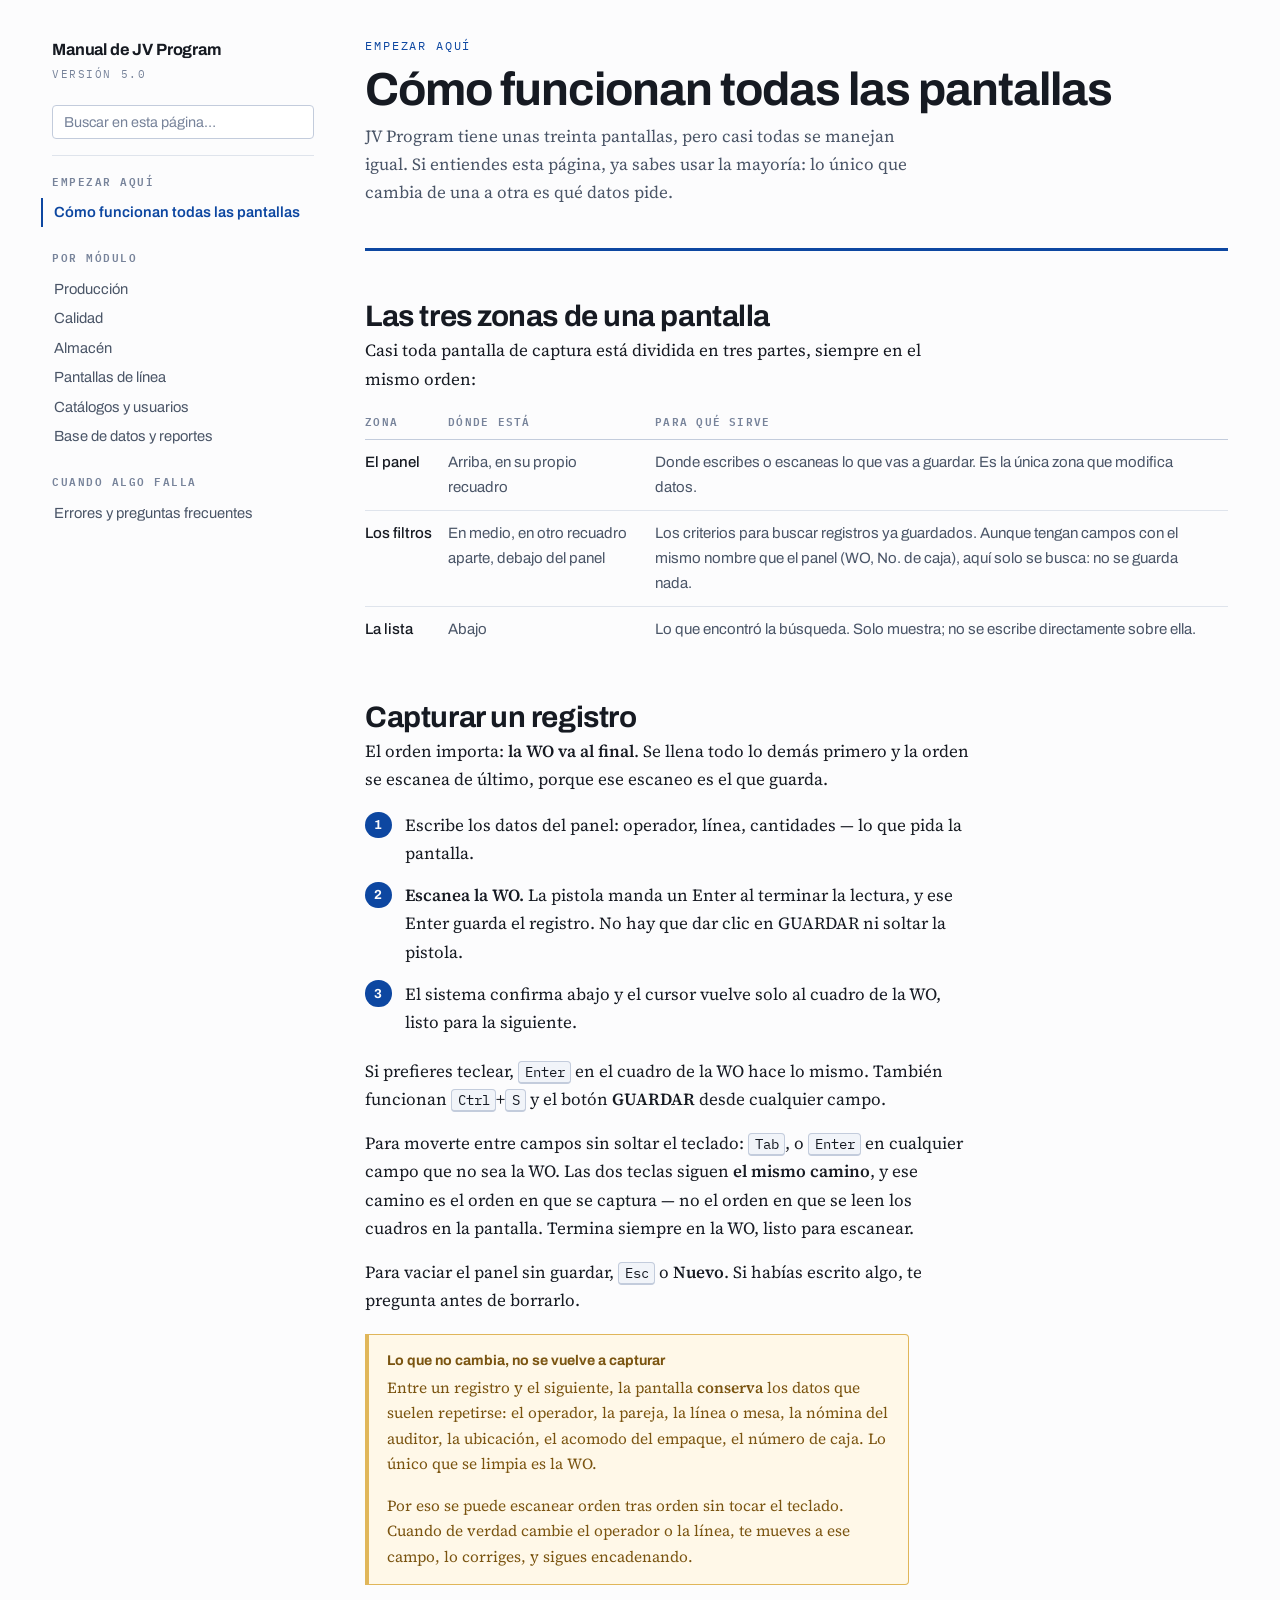
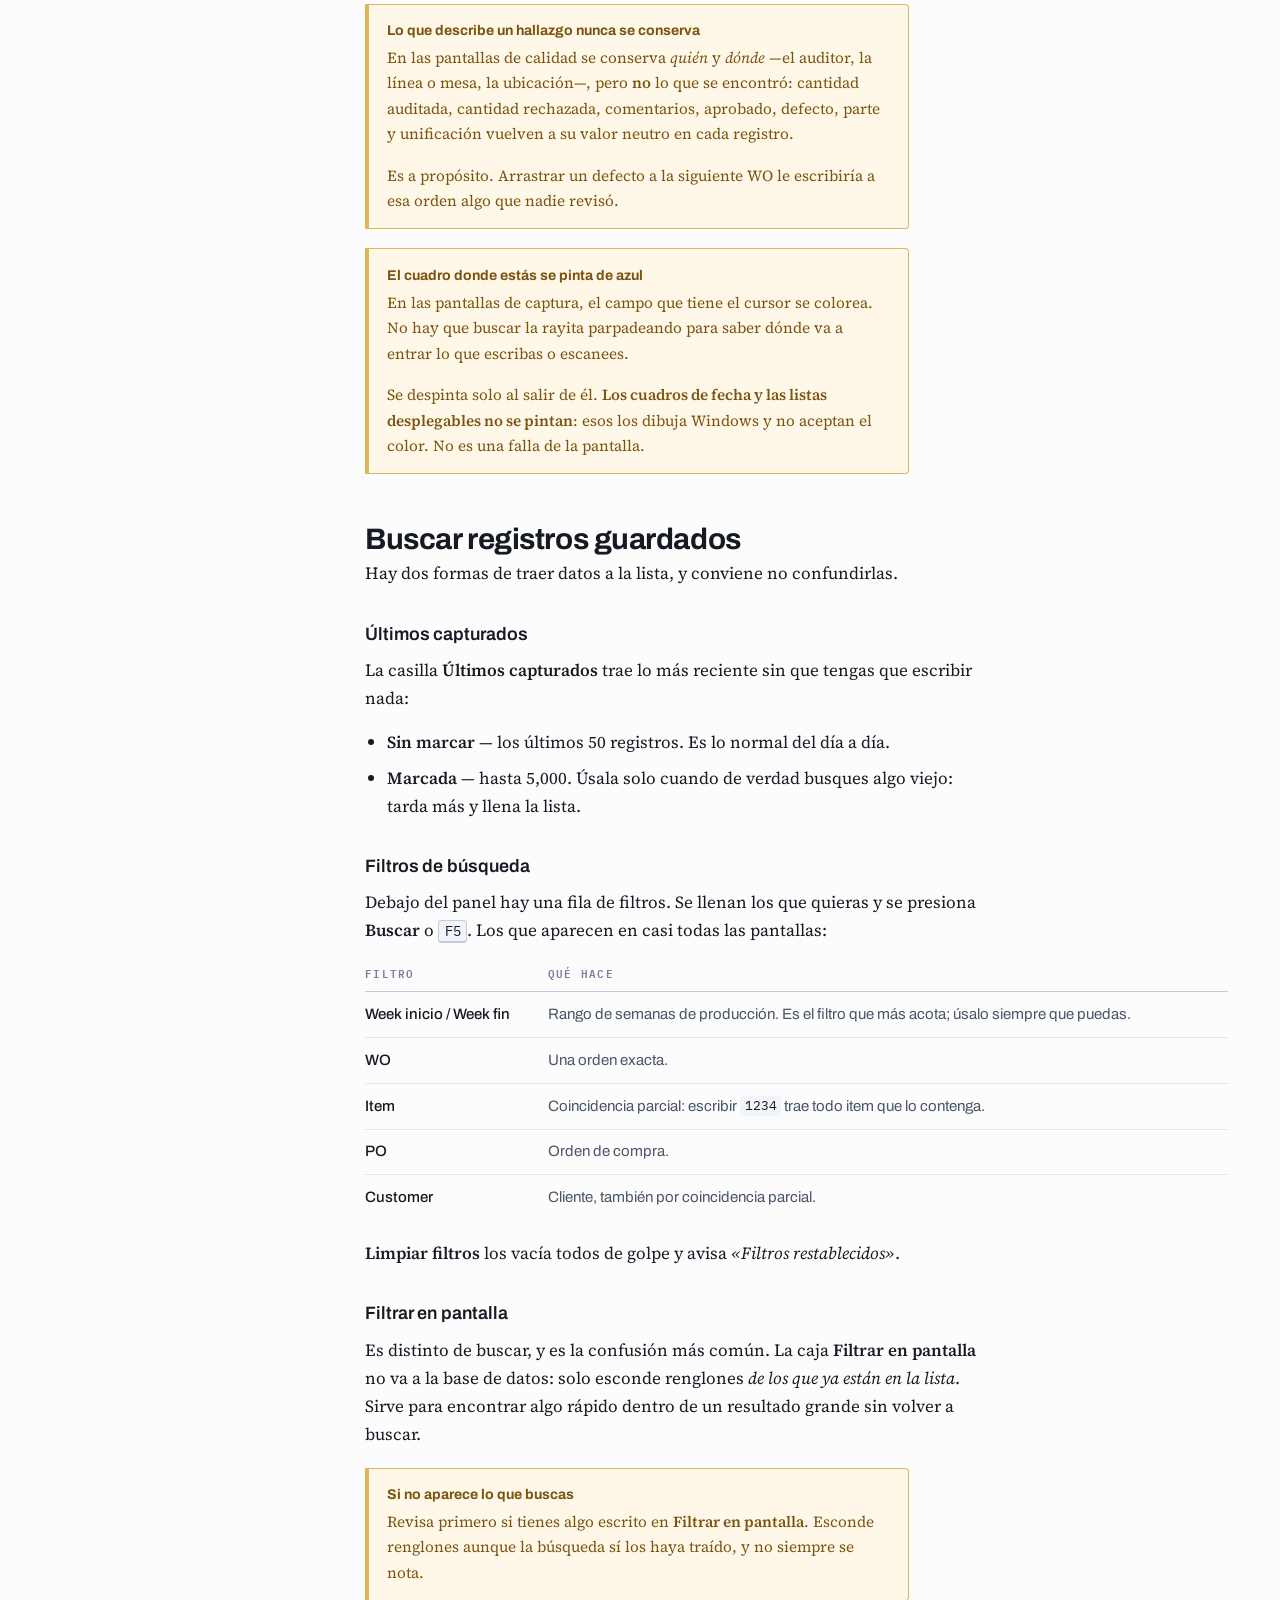
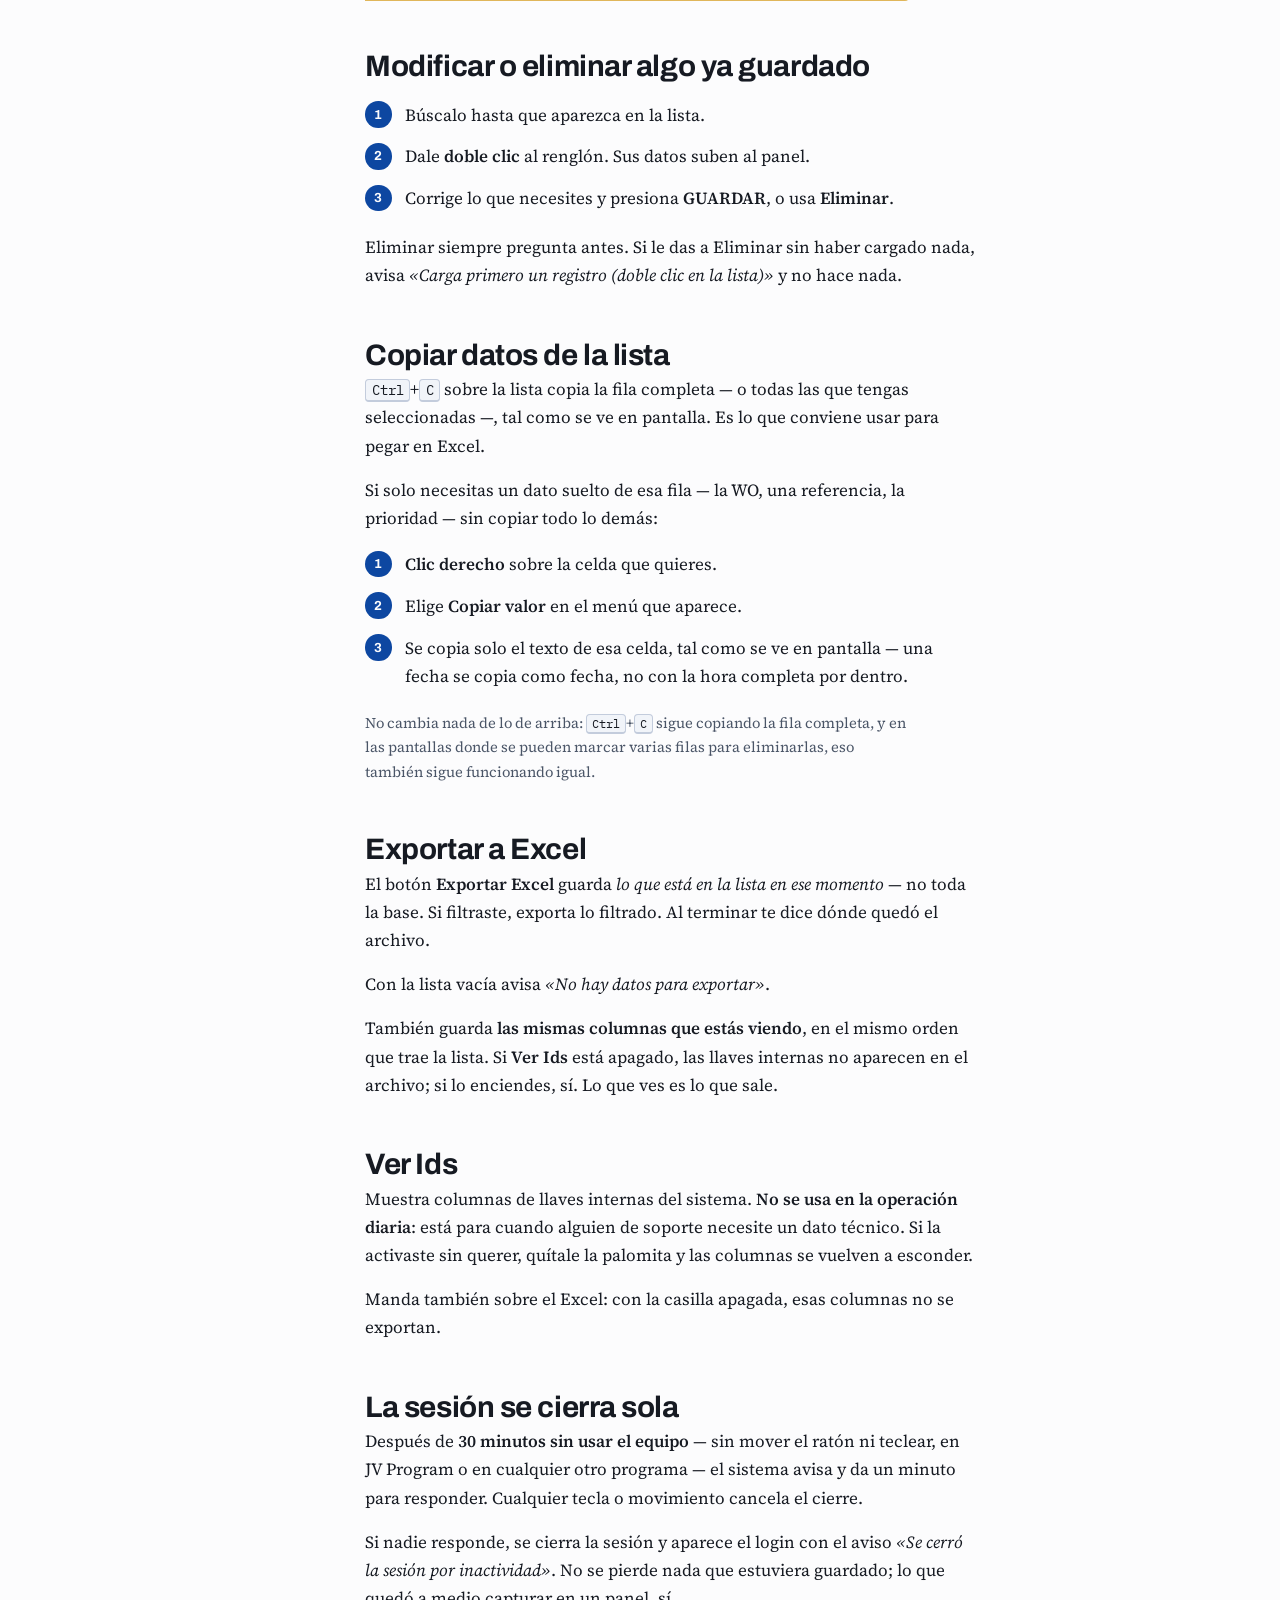
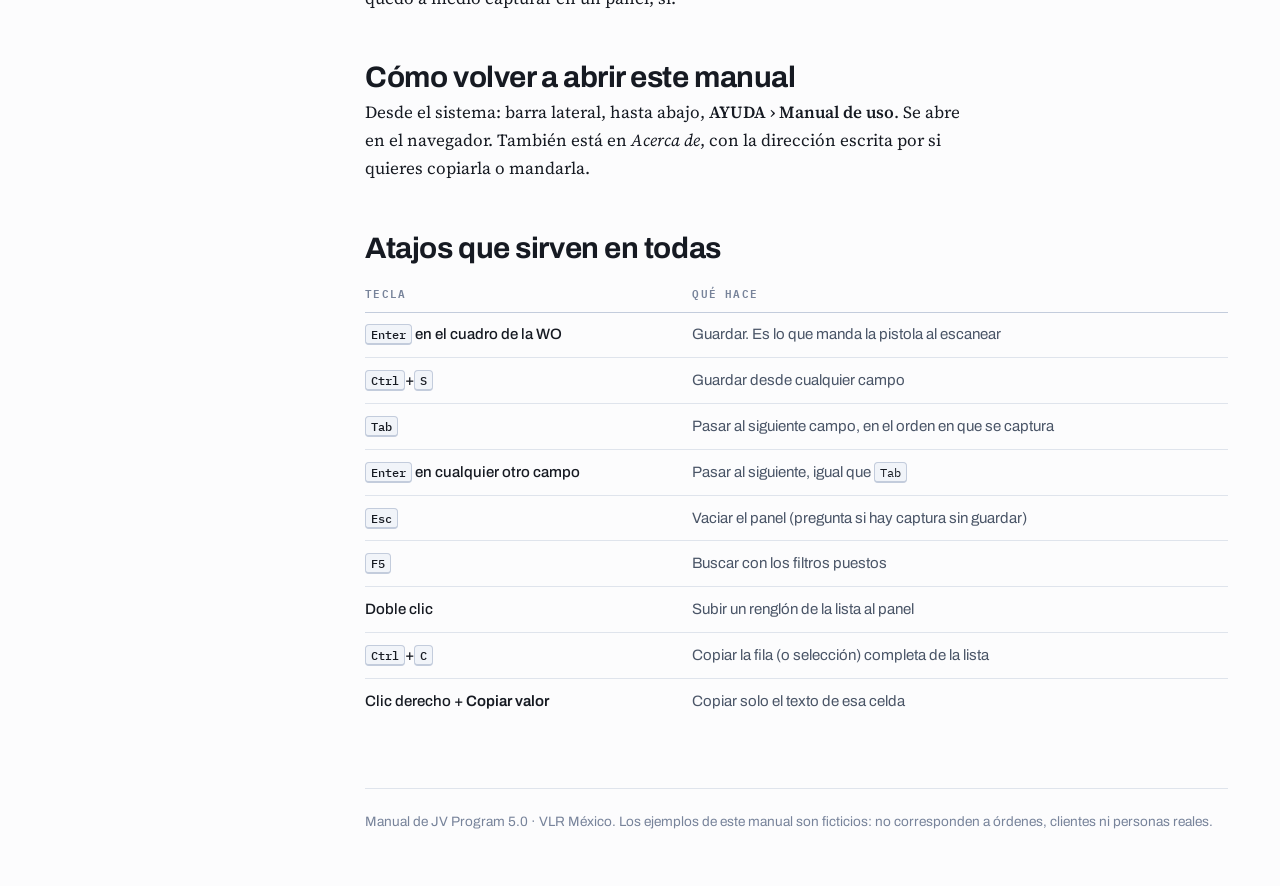
<file: index.html>
<!doctype html>
<html lang="es">
<head>
<meta charset="utf-8">
<meta name="viewport" content="width=device-width,initial-scale=1">
<title>Manual de JV Program</title>
<meta name="description" content="Cómo se usa JV Program: captura, búsqueda, filtros, mensajes de error y preguntas frecuentes.">
<link rel="preconnect" href="https://fonts.googleapis.com">
<link rel="preconnect" href="https://fonts.gstatic.com" crossorigin>
<link rel="stylesheet" href="https://fonts.googleapis.com/css2?family=Archivo:wght@600;700&family=IBM+Plex+Mono:wght@400;500;600&family=Source+Serif+4:opsz,wght@8..60,400;8..60,600&display=swap">
<link rel="stylesheet" href="estilo.css">
</head>
<body>
<div class="envoltura">

<aside class="lado">
  <a class="titulo" href="index.html">Manual de JV&nbsp;Program</a>
  <div class="sub">Versión 5.0</div>
  <input type="search" id="buscar" placeholder="Buscar en esta página…" aria-label="Buscar en esta página">
  <nav aria-label="Índice">
    <h4>Empezar aquí</h4>
    <a class="aqui" href="index.html">Cómo funcionan todas las pantallas</a>
    <h4>Por módulo</h4>
    <a href="produccion.html">Producción</a>
    <a href="calidad.html">Calidad</a>
    <a href="almacen.html">Almacén</a>
    <a href="lineas.html">Pantallas de línea</a>
    <a href="catalogos.html">Catálogos y usuarios</a>
    <a href="datos.html">Base de datos y reportes</a>
    <h4>Cuando algo falla</h4>
    <a href="preguntas.html">Errores y preguntas frecuentes</a>
  </nav>
</aside>

<main>
  <div class="portada">
    <p class="eyebrow">Empezar aquí</p>
    <h1>Cómo funcionan todas las pantallas</h1>
    <p class="entrada">JV Program tiene unas treinta pantallas, pero casi todas se manejan igual.
      Si entiendes esta página, ya sabes usar la mayoría: lo único que cambia de una a otra
      es qué datos pide.</p>
  </div>

  <h2 id="anatomia">Las tres zonas de una pantalla</h2>
  <p>Casi toda pantalla de captura está dividida en tres partes, siempre en el mismo orden:</p>

  <div class="tabla-caja">
  <table>
    <thead><tr><th>Zona</th><th>Dónde está</th><th>Para qué sirve</th></tr></thead>
    <tbody>
      <tr><td>El panel</td><td>Arriba, en su propio recuadro</td><td>Donde escribes o escaneas lo que vas a guardar. Es la única zona que modifica datos.</td></tr>
      <tr><td>Los filtros</td><td>En medio, en otro recuadro aparte, debajo del panel</td><td>Los criterios para buscar registros ya guardados. Aunque tengan campos con el mismo nombre que el panel (WO, No. de caja), aquí solo se busca: no se guarda nada.</td></tr>
      <tr><td>La lista</td><td>Abajo</td><td>Lo que encontró la búsqueda. Solo muestra; no se escribe directamente sobre ella.</td></tr>
    </tbody>
  </table>
  </div>

  <h2 id="capturar">Capturar un registro</h2>
  <p>El orden importa: <strong>la WO va al final</strong>. Se llena todo lo demás primero y la
    orden se escanea de último, porque ese escaneo es el que guarda.</p>
  <ol class="pasos">
    <li>Escribe los datos del panel: operador, línea, cantidades — lo que pida la pantalla.</li>
    <li><strong>Escanea la WO.</strong> La pistola manda un Enter al terminar la lectura, y ese
      Enter guarda el registro. No hay que dar clic en GUARDAR ni soltar la pistola.</li>
    <li>El sistema confirma abajo y el cursor vuelve solo al cuadro de la WO, listo para la
      siguiente.</li>
  </ol>
  <p>Si prefieres teclear, <kbd>Enter</kbd> en el cuadro de la WO hace lo mismo. También
    funcionan <kbd>Ctrl</kbd>+<kbd>S</kbd> y el botón <strong>GUARDAR</strong> desde cualquier
    campo.</p>
  <p>Para moverte entre campos sin soltar el teclado: <kbd>Tab</kbd>, o <kbd>Enter</kbd> en
    cualquier campo que no sea la WO. Las dos teclas siguen <strong>el mismo camino</strong>, y
    ese camino es el orden en que se captura — no el orden en que se leen los cuadros en la
    pantalla. Termina siempre en la WO, listo para escanear.</p>
  <p>Para vaciar el panel sin guardar, <kbd>Esc</kbd> o <strong>Nuevo</strong>. Si habías escrito
    algo, te pregunta antes de borrarlo.</p>

  <div class="ojo">
    <b>Lo que no cambia, no se vuelve a capturar</b>
    <p>Entre un registro y el siguiente, la pantalla <strong>conserva</strong> los datos que
      suelen repetirse: el operador, la pareja, la línea o mesa, la nómina del auditor, la
      ubicación, el acomodo del empaque, el número de caja. Lo único que se limpia es la WO.</p>
    <p>Por eso se puede escanear orden tras orden sin tocar el teclado. Cuando de verdad cambie
      el operador o la línea, te mueves a ese campo, lo corriges, y sigues encadenando.</p>
  </div>

  <div class="ojo">
    <b>Lo que describe un hallazgo nunca se conserva</b>
    <p>En las pantallas de calidad se conserva <em>quién</em> y <em>dónde</em> —el auditor, la
      línea o mesa, la ubicación—, pero <strong>no</strong> lo que se encontró: cantidad
      auditada, cantidad rechazada, comentarios, aprobado, defecto, parte y unificación vuelven
      a su valor neutro en cada registro.</p>
    <p>Es a propósito. Arrastrar un defecto a la siguiente WO le escribiría a esa orden algo que
      nadie revisó.</p>
  </div>

  <div class="ojo">
    <b>El cuadro donde estás se pinta de azul</b>
    <p>En las pantallas de captura, el campo que tiene el cursor se colorea. No hay que buscar
      la rayita parpadeando para saber dónde va a entrar lo que escribas o escanees.</p>
    <p>Se despinta solo al salir de él. <strong>Los cuadros de fecha y las listas
      desplegables no se pintan</strong>: esos los dibuja Windows y no aceptan el color. No es
      una falla de la pantalla.</p>
  </div>

  <h2 id="buscar-registros">Buscar registros guardados</h2>
  <p>Hay dos formas de traer datos a la lista, y conviene no confundirlas.</p>

  <h3 id="ultimos">Últimos capturados</h3>
  <p>La casilla <strong>Últimos capturados</strong> trae lo más reciente sin que tengas que
    escribir nada:</p>
  <ul>
    <li><strong>Sin marcar</strong> — los últimos 50 registros. Es lo normal del día a día.</li>
    <li><strong>Marcada</strong> — hasta 5,000. Úsala solo cuando de verdad busques algo viejo:
      tarda más y llena la lista.</li>
  </ul>

  <h3 id="filtros">Filtros de búsqueda</h3>
  <p>Debajo del panel hay una fila de filtros. Se llenan los que quieras y se presiona
    <strong>Buscar</strong> o <kbd>F5</kbd>. Los que aparecen en casi todas las pantallas:</p>
  <div class="tabla-caja">
  <table>
    <thead><tr><th>Filtro</th><th>Qué hace</th></tr></thead>
    <tbody>
      <tr><td>Week inicio / Week fin</td><td>Rango de semanas de producción. Es el filtro que más acota; úsalo siempre que puedas.</td></tr>
      <tr><td>WO</td><td>Una orden exacta.</td></tr>
      <tr><td>Item</td><td>Coincidencia parcial: escribir <code>1234</code> trae todo item que lo contenga.</td></tr>
      <tr><td>PO</td><td>Orden de compra.</td></tr>
      <tr><td>Customer</td><td>Cliente, también por coincidencia parcial.</td></tr>
    </tbody>
  </table>
  </div>
  <p><strong>Limpiar filtros</strong> los vacía todos de golpe y avisa
    <em>«Filtros restablecidos»</em>.</p>

  <h3 id="filtrar-pantalla">Filtrar en pantalla</h3>
  <p>Es distinto de buscar, y es la confusión más común. La caja
    <strong>Filtrar en pantalla</strong> no va a la base de datos: solo esconde renglones
    <em>de los que ya están en la lista</em>. Sirve para encontrar algo rápido dentro de un
    resultado grande sin volver a buscar.</p>

  <div class="ojo">
    <b>Si no aparece lo que buscas</b>
    <p>Revisa primero si tienes algo escrito en <strong>Filtrar en pantalla</strong>. Esconde
      renglones aunque la búsqueda sí los haya traído, y no siempre se nota.</p>
  </div>

  <h2 id="modificar">Modificar o eliminar algo ya guardado</h2>
  <ol class="pasos">
    <li>Búscalo hasta que aparezca en la lista.</li>
    <li>Dale <strong>doble clic</strong> al renglón. Sus datos suben al panel.</li>
    <li>Corrige lo que necesites y presiona <strong>GUARDAR</strong>, o usa <strong>Eliminar</strong>.</li>
  </ol>
  <p>Eliminar siempre pregunta antes. Si le das a Eliminar sin haber cargado nada, avisa
    <em>«Carga primero un registro (doble clic en la lista)»</em> y no hace nada.</p>

  <h2 id="copiar">Copiar datos de la lista</h2>
  <p><kbd>Ctrl</kbd>+<kbd>C</kbd> sobre la lista copia la fila completa — o todas las que
    tengas seleccionadas —, tal como se ve en pantalla. Es lo que conviene usar para pegar
    en Excel.</p>
  <p>Si solo necesitas un dato suelto de esa fila — la WO, una referencia, la prioridad —
    sin copiar todo lo demás:</p>
  <ol class="pasos">
    <li><strong>Clic derecho</strong> sobre la celda que quieres.</li>
    <li>Elige <strong>Copiar valor</strong> en el menú que aparece.</li>
    <li>Se copia solo el texto de esa celda, tal como se ve en pantalla — una fecha se
      copia como fecha, no con la hora completa por dentro.</li>
  </ol>
  <p class="chico">No cambia nada de lo de arriba: <kbd>Ctrl</kbd>+<kbd>C</kbd> sigue
    copiando la fila completa, y en las pantallas donde se pueden marcar varias filas para
    eliminarlas, eso también sigue funcionando igual.</p>

  <h2 id="exportar">Exportar a Excel</h2>
  <p>El botón <strong>Exportar Excel</strong> guarda <em>lo que está en la lista en ese
    momento</em> — no toda la base. Si filtraste, exporta lo filtrado. Al terminar te dice
    dónde quedó el archivo.</p>
  <p>Con la lista vacía avisa <em>«No hay datos para exportar»</em>.</p>
  <p>También guarda <strong>las mismas columnas que estás viendo</strong>, en el mismo orden
    que trae la lista. Si <strong>Ver Ids</strong> está apagado, las llaves internas no
    aparecen en el archivo; si lo enciendes, sí. Lo que ves es lo que sale.</p>

  <h2 id="ver-ids">Ver Ids</h2>
  <p>Muestra columnas de llaves internas del sistema. <strong>No se usa en la operación
    diaria</strong>: está para cuando alguien de soporte necesite un dato técnico. Si la
    activaste sin querer, quítale la palomita y las columnas se vuelven a esconder.</p>
  <p>Manda también sobre el Excel: con la casilla apagada, esas columnas no se exportan.</p>

  <h2 id="sesion">La sesión se cierra sola</h2>
  <p>Después de <strong>30 minutos sin usar el equipo</strong> — sin mover el ratón ni teclear,
    en JV Program o en cualquier otro programa — el sistema avisa y da un minuto para
    responder. Cualquier tecla o movimiento cancela el cierre.</p>
  <p>Si nadie responde, se cierra la sesión y aparece el login con el aviso
    <em>«Se cerró la sesión por inactividad»</em>. No se pierde nada que estuviera guardado;
    lo que quedó a medio capturar en un panel, sí.</p>

  <h2 id="abrir-manual">Cómo volver a abrir este manual</h2>
  <p>Desde el sistema: barra lateral, hasta abajo, <strong>AYUDA › Manual de uso</strong>. Se abre
    en el navegador. También está en <em>Acerca de</em>, con la dirección escrita por si quieres
    copiarla o mandarla.</p>

  <h2 id="atajos">Atajos que sirven en todas</h2>
  <div class="tabla-caja">
  <table>
    <thead><tr><th>Tecla</th><th>Qué hace</th></tr></thead>
    <tbody>
      <tr><td><kbd>Enter</kbd> en el cuadro de la WO</td><td>Guardar. Es lo que manda la pistola al escanear</td></tr>
      <tr><td><kbd>Ctrl</kbd>+<kbd>S</kbd></td><td>Guardar desde cualquier campo</td></tr>
      <tr><td><kbd>Tab</kbd></td><td>Pasar al siguiente campo, en el orden en que se captura</td></tr>
      <tr><td><kbd>Enter</kbd> en cualquier otro campo</td><td>Pasar al siguiente, igual que <kbd>Tab</kbd></td></tr>
      <tr><td><kbd>Esc</kbd></td><td>Vaciar el panel (pregunta si hay captura sin guardar)</td></tr>
      <tr><td><kbd>F5</kbd></td><td>Buscar con los filtros puestos</td></tr>
      <tr><td>Doble clic</td><td>Subir un renglón de la lista al panel</td></tr>
      <tr><td><kbd>Ctrl</kbd>+<kbd>C</kbd></td><td>Copiar la fila (o selección) completa de la lista</td></tr>
      <tr><td>Clic derecho + <strong>Copiar valor</strong></td><td>Copiar solo el texto de esa celda</td></tr>
    </tbody>
  </table>
  </div>

  <div id="sinresultados">No hay nada con esa palabra en esta página.</div>

  <footer>
    <p>Manual de JV Program 5.0 · VLR México. Los ejemplos de este manual son ficticios:
      no corresponden a órdenes, clientes ni personas reales.</p>
  </footer>
</main>

</div>
<script src="buscar.js"></script>
</body>
</html>
</file>
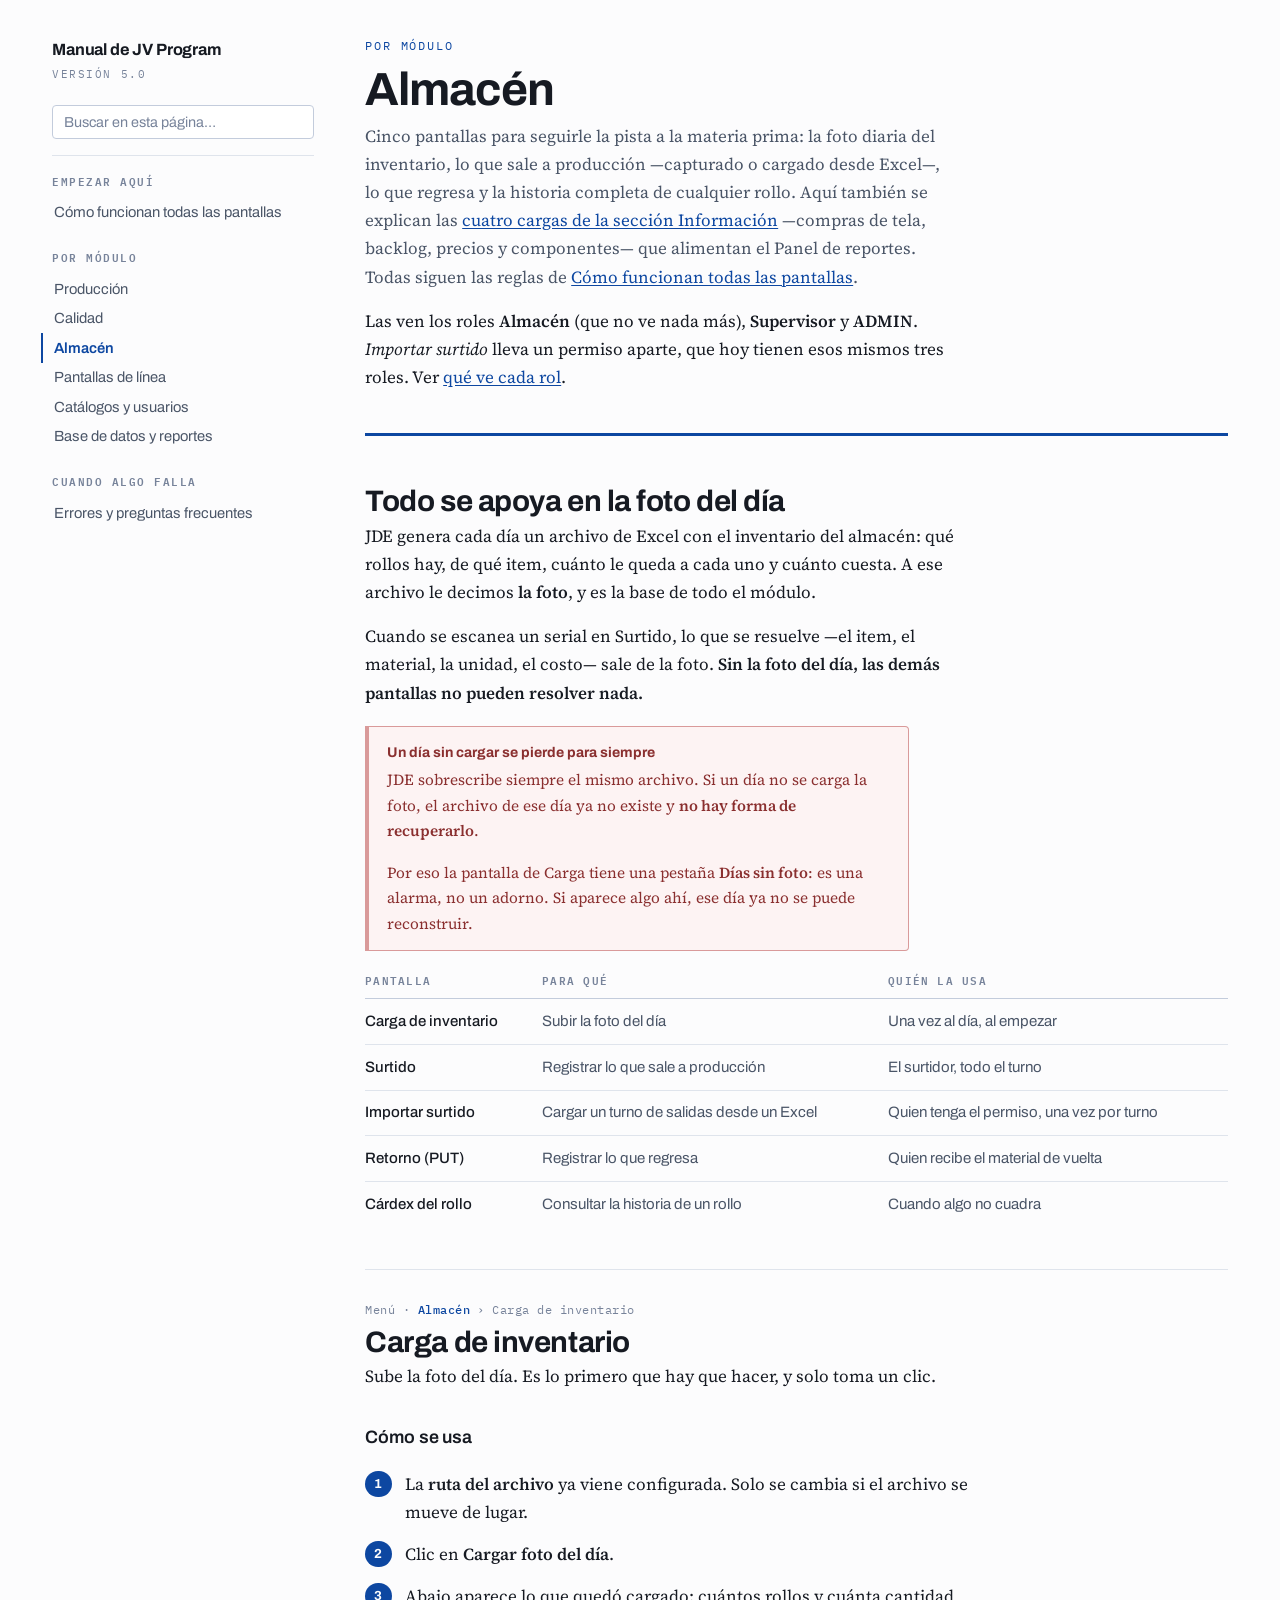
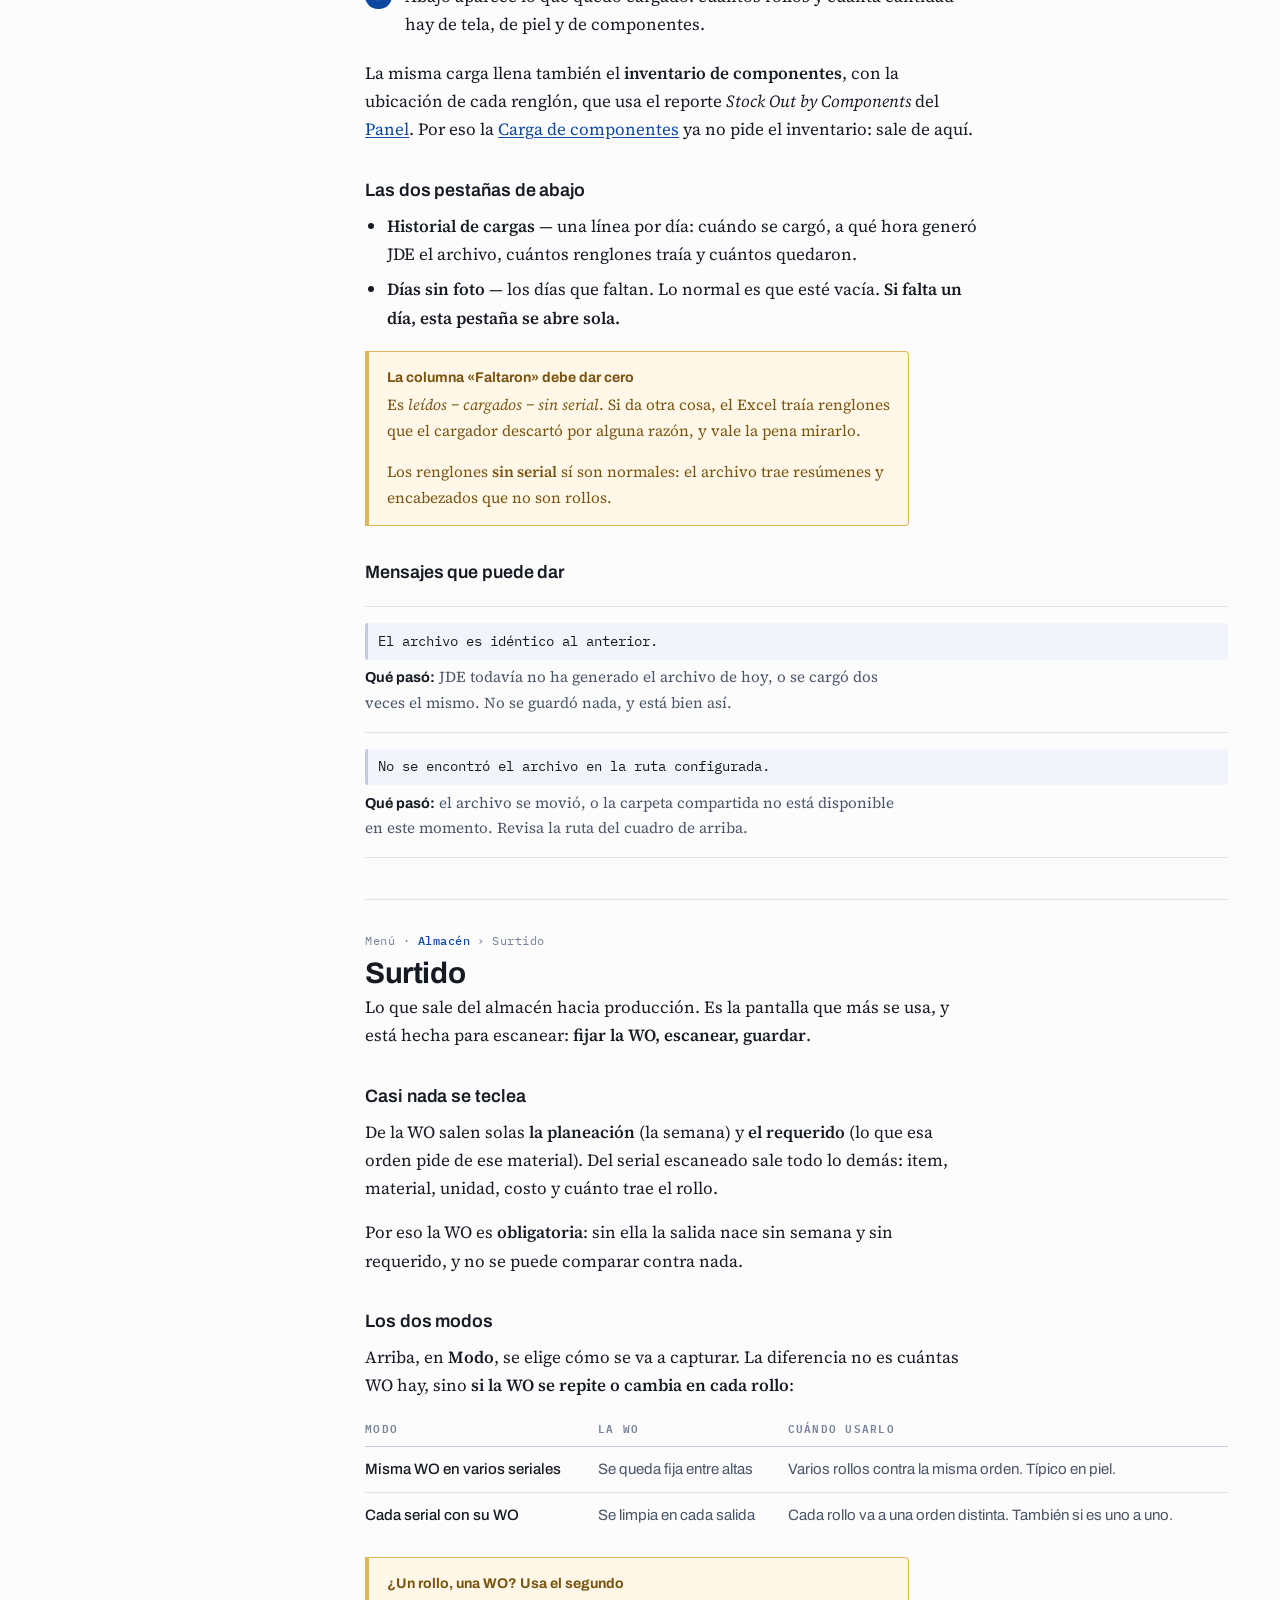
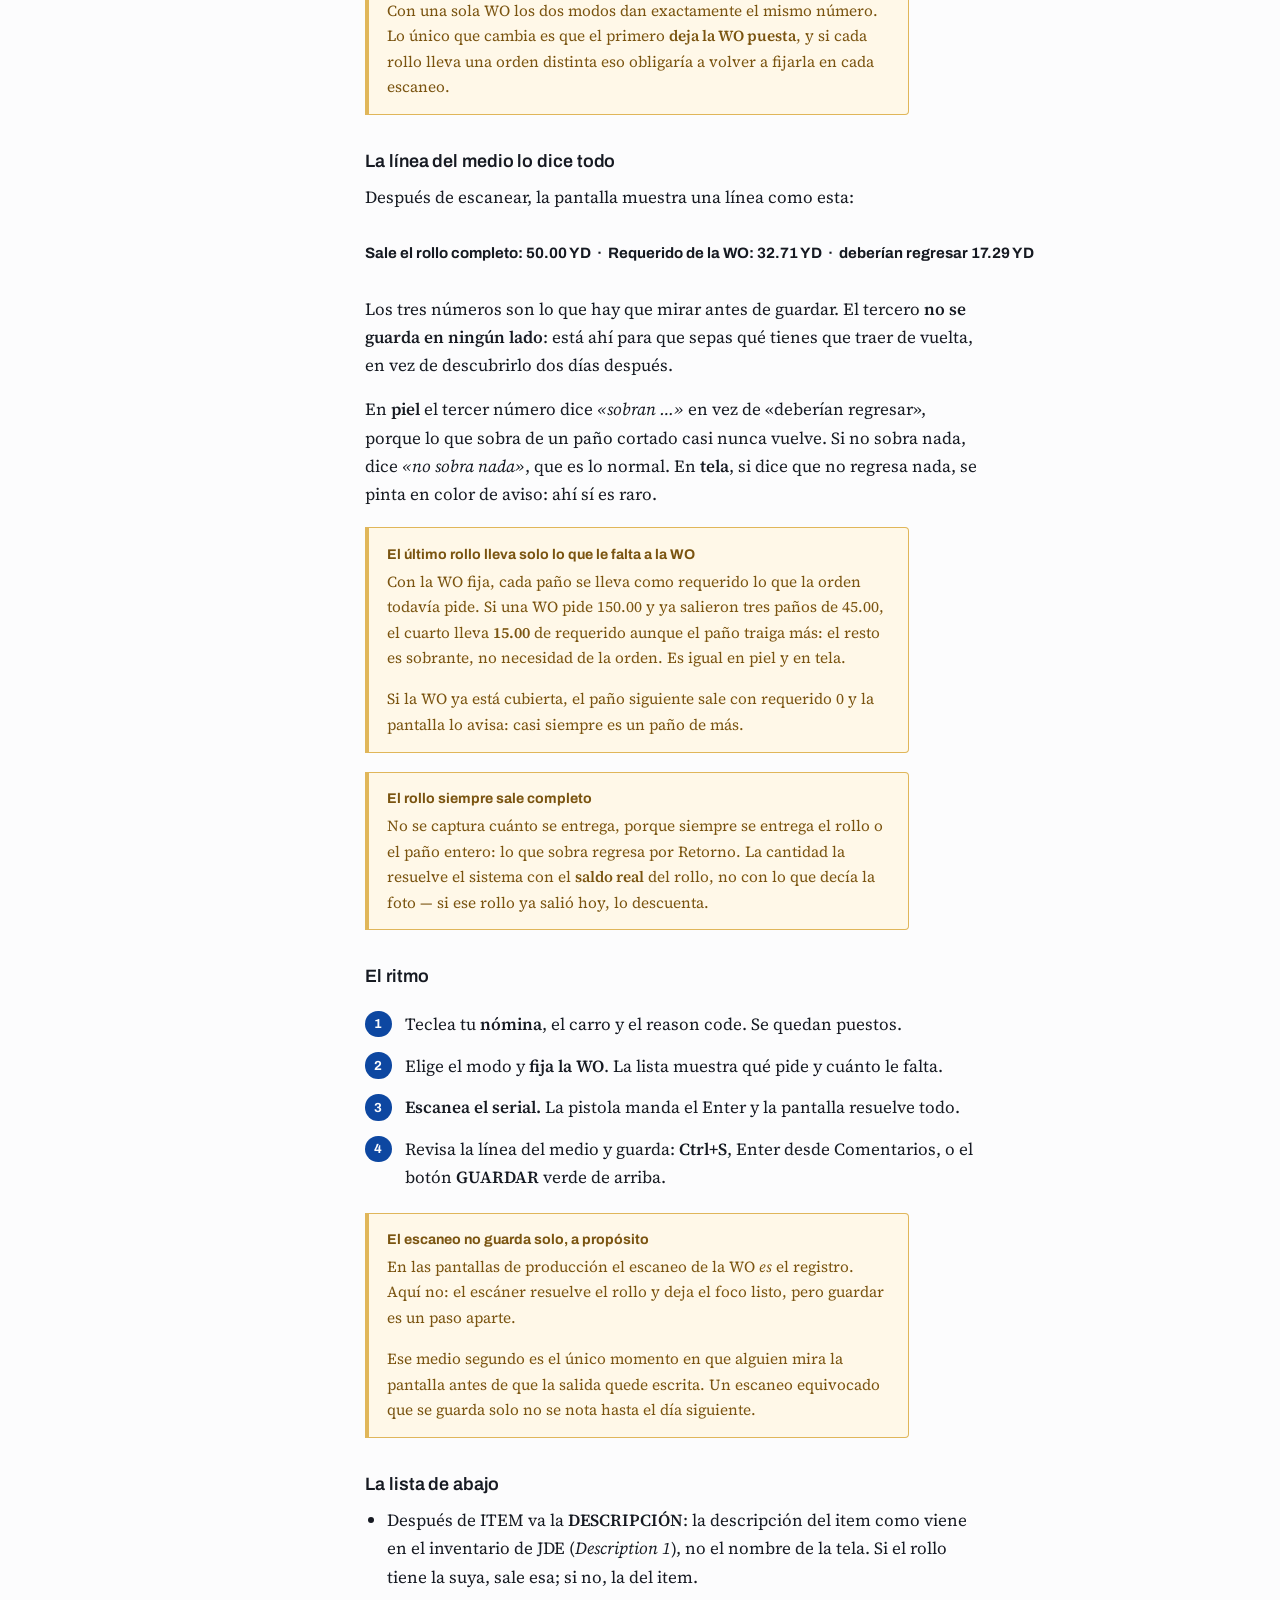
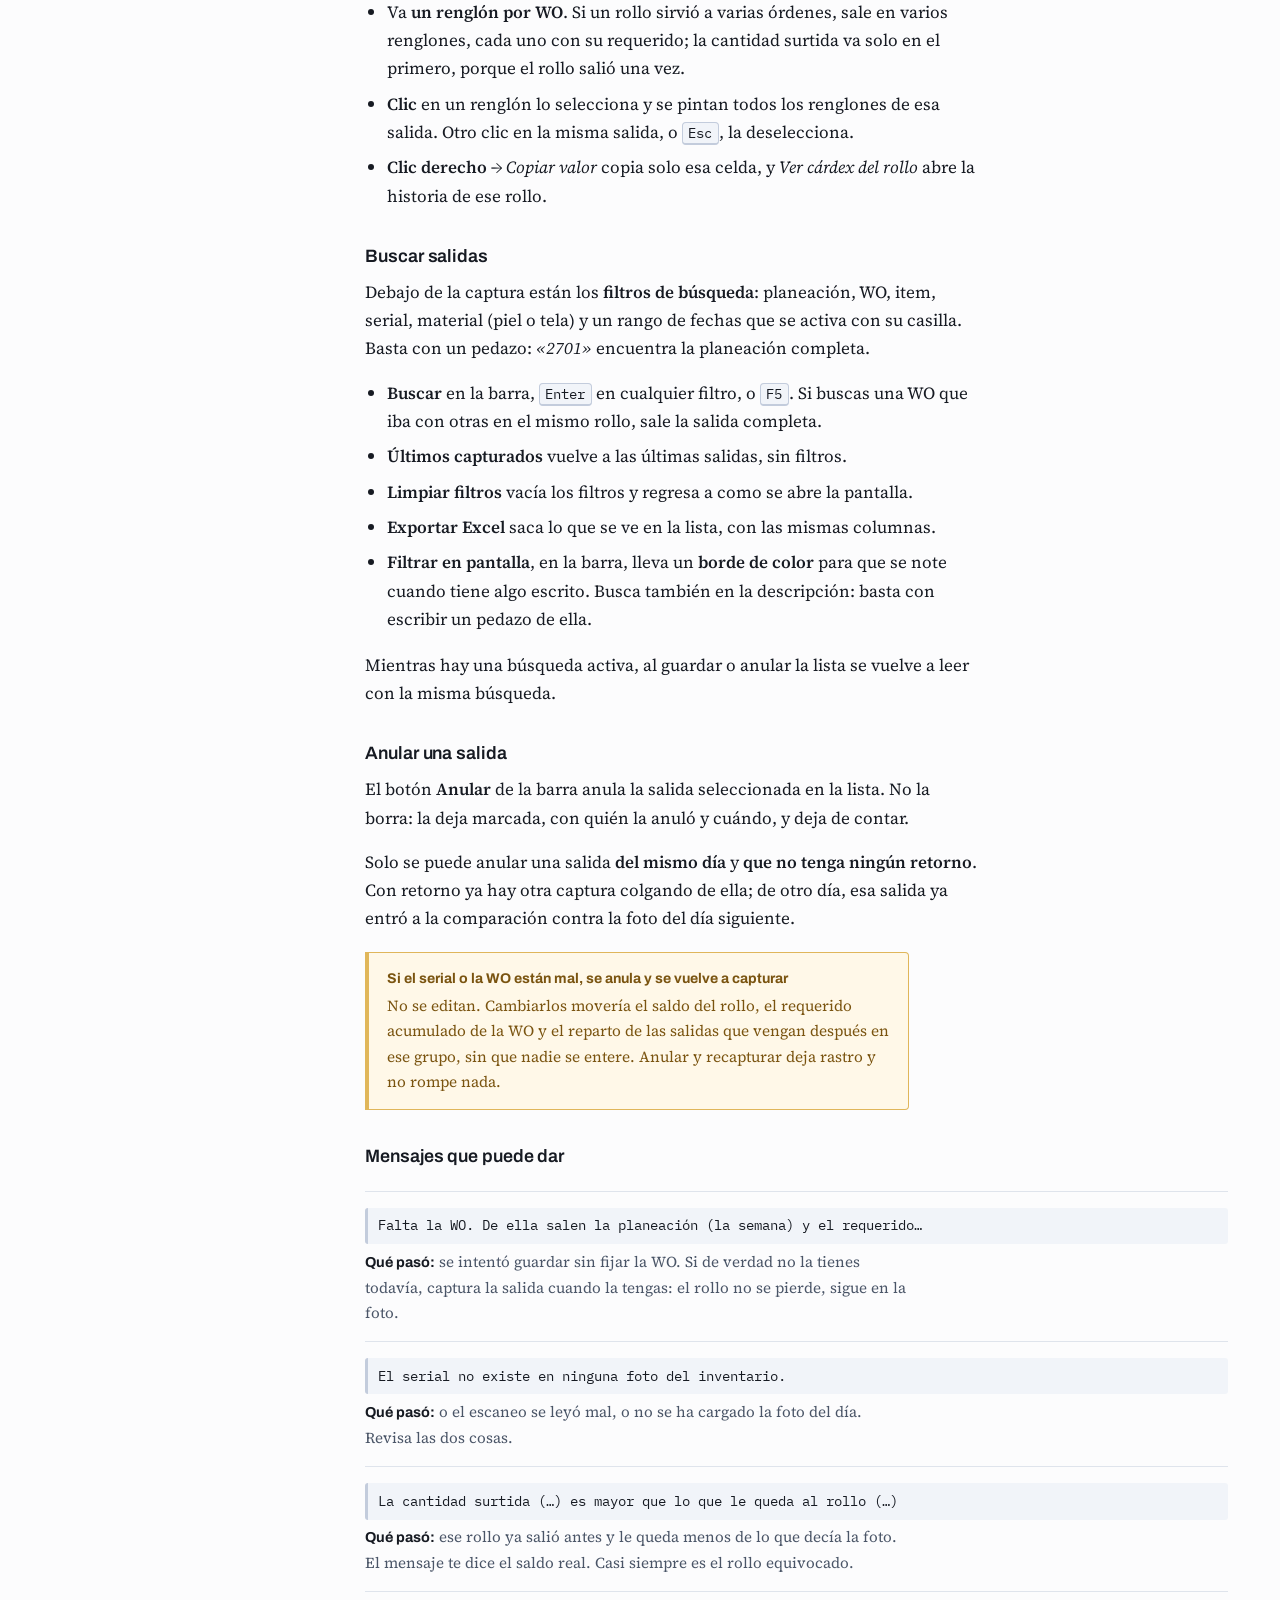
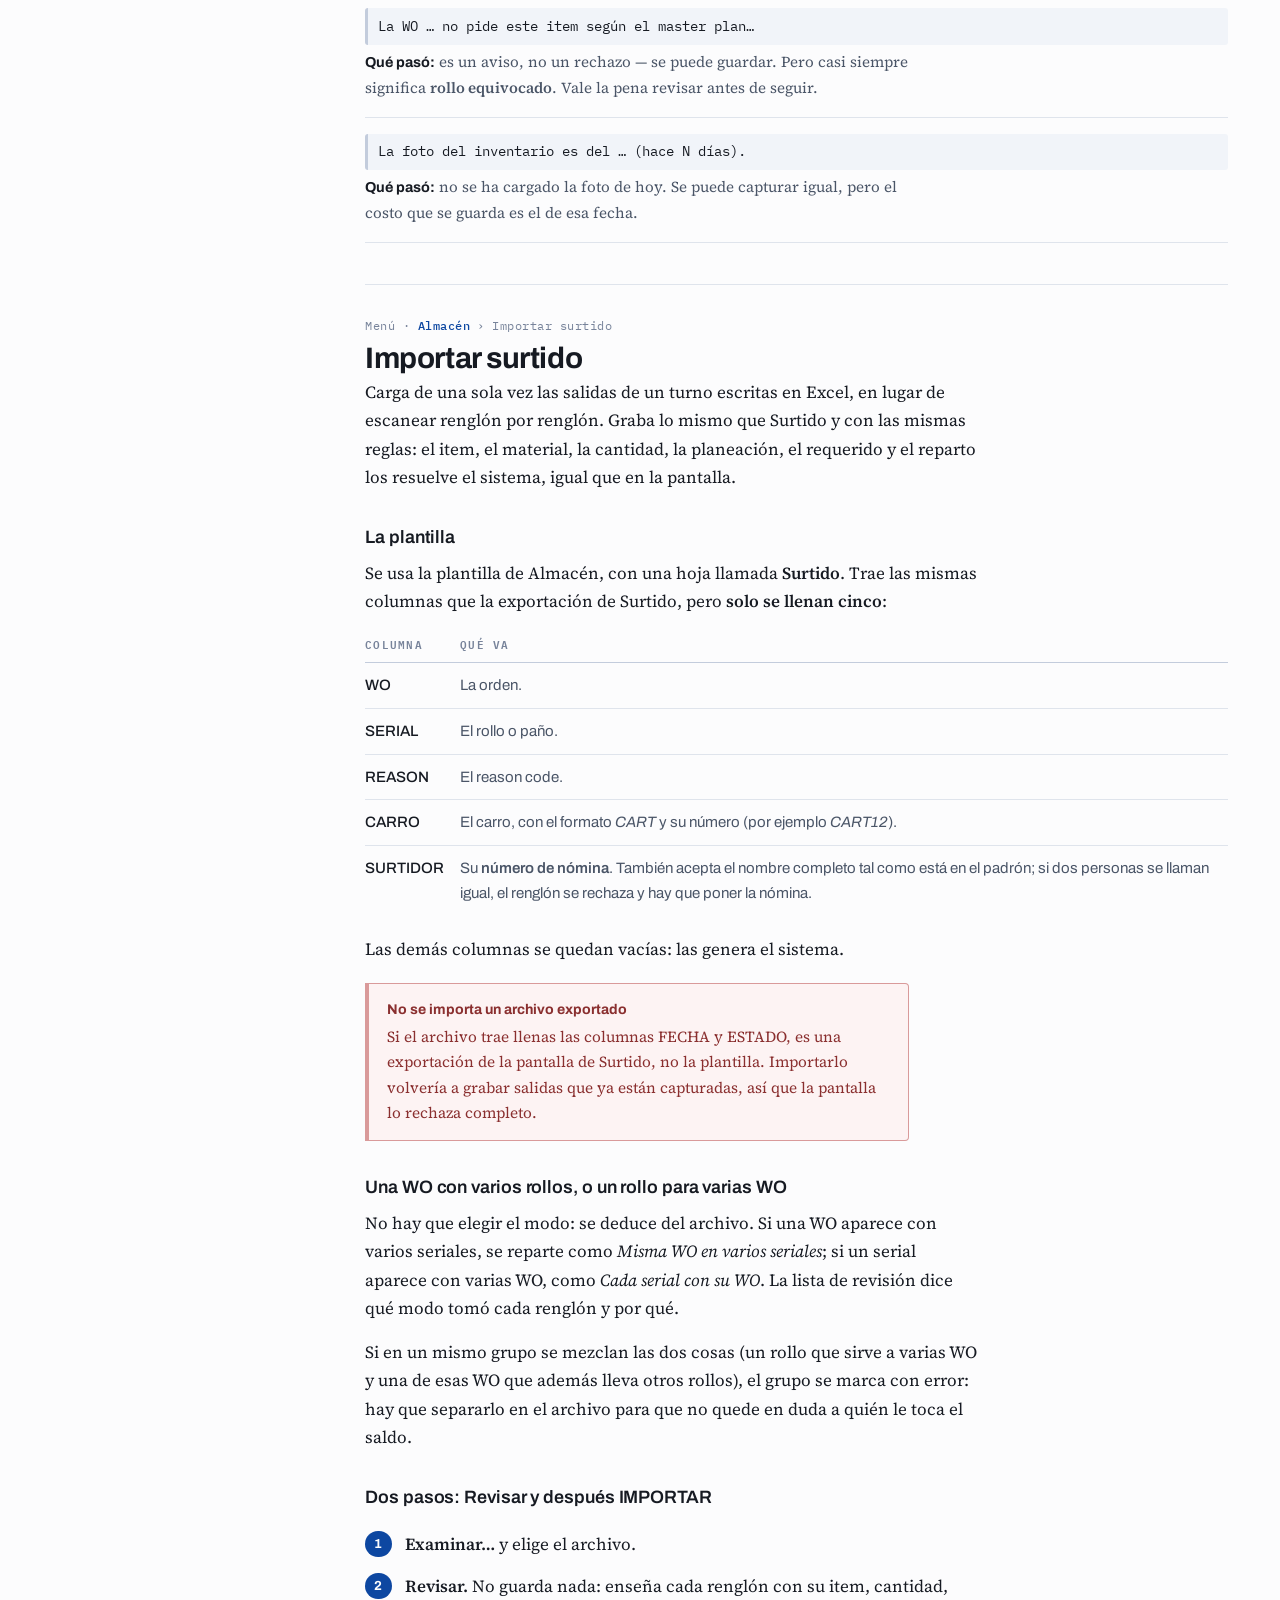
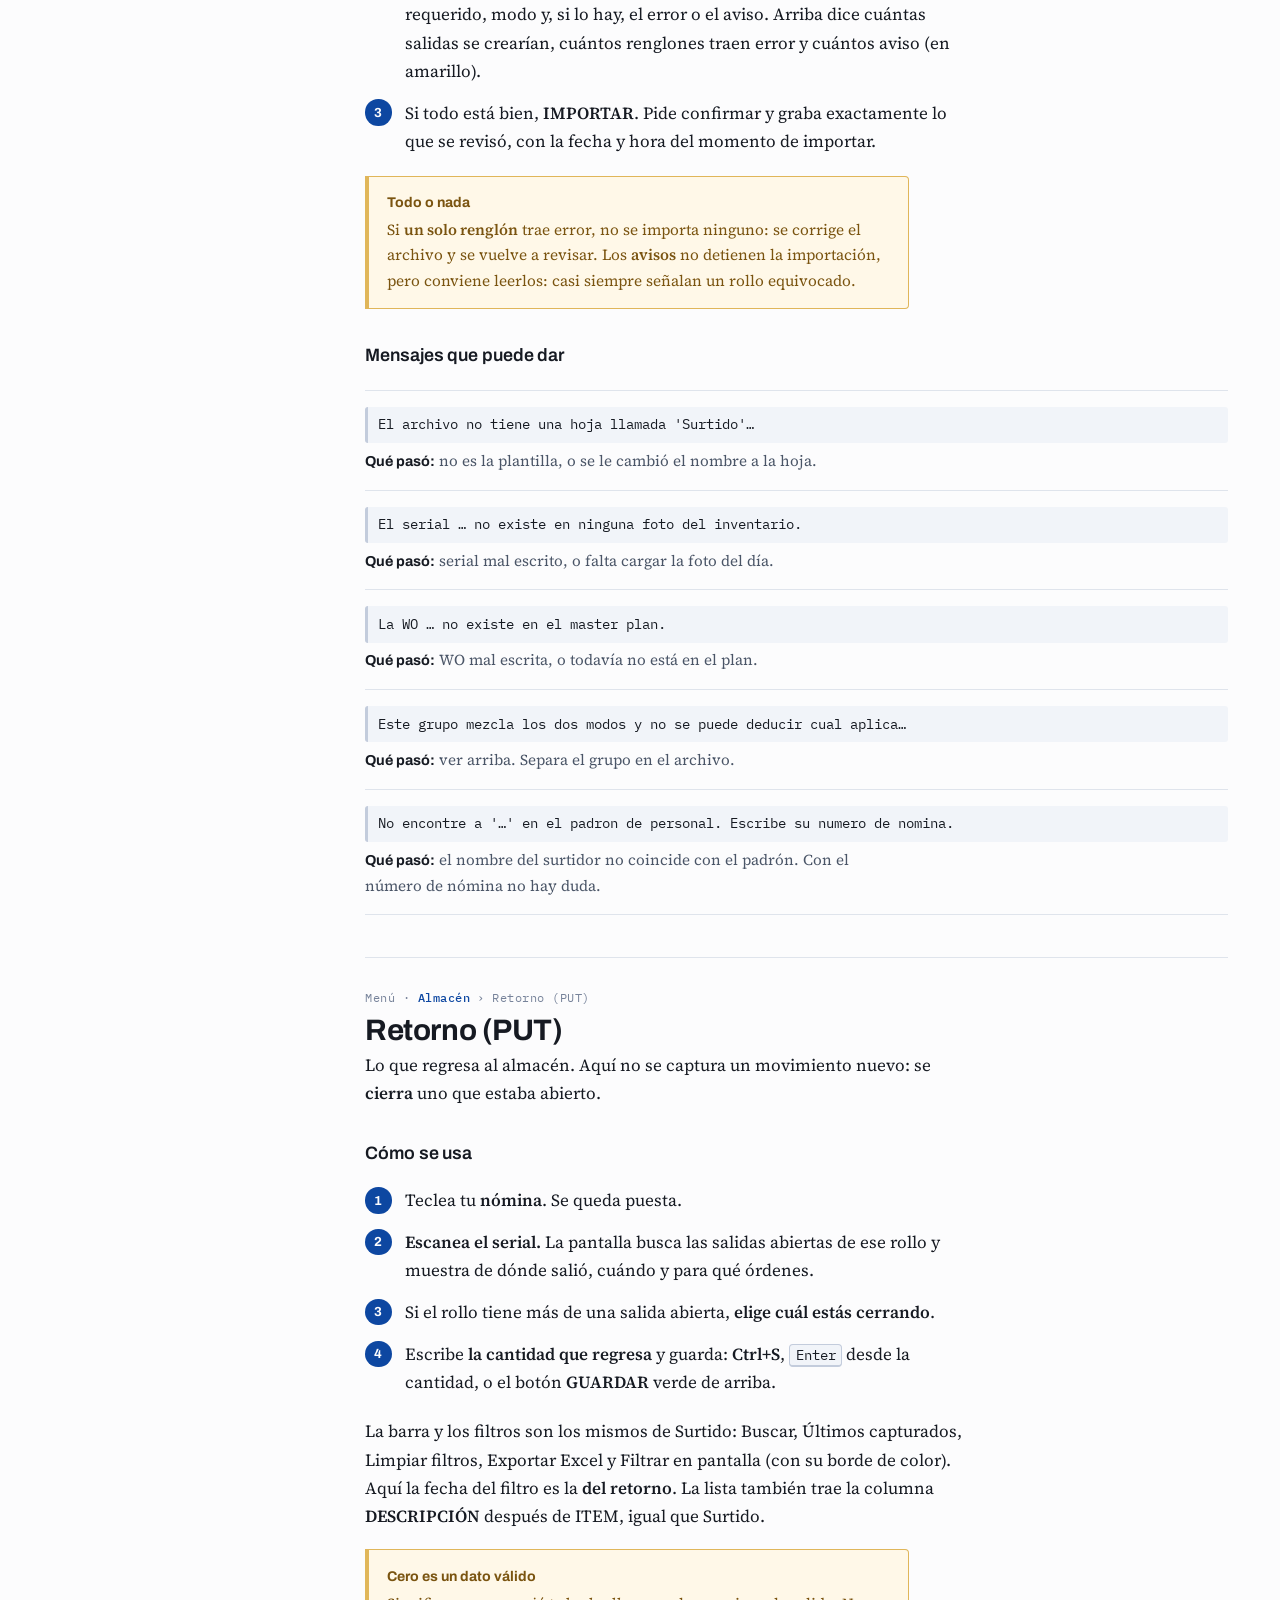
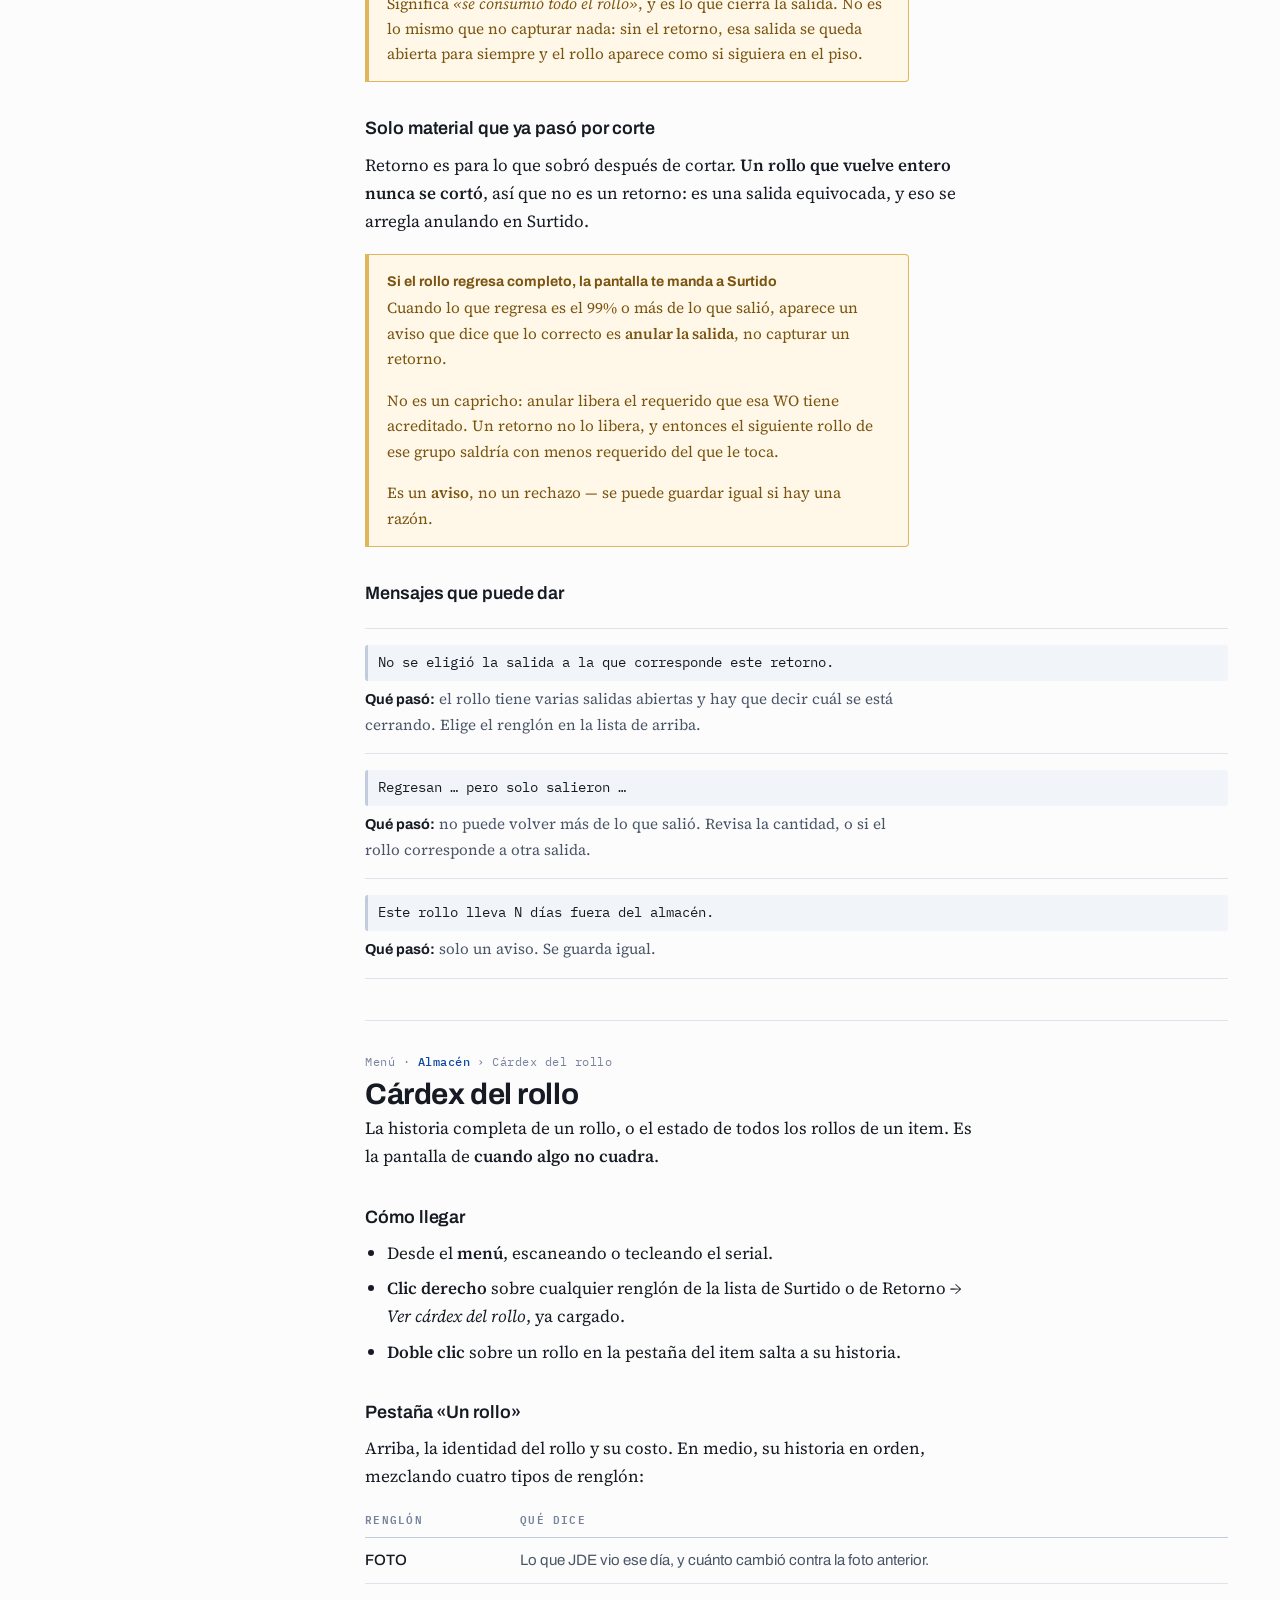
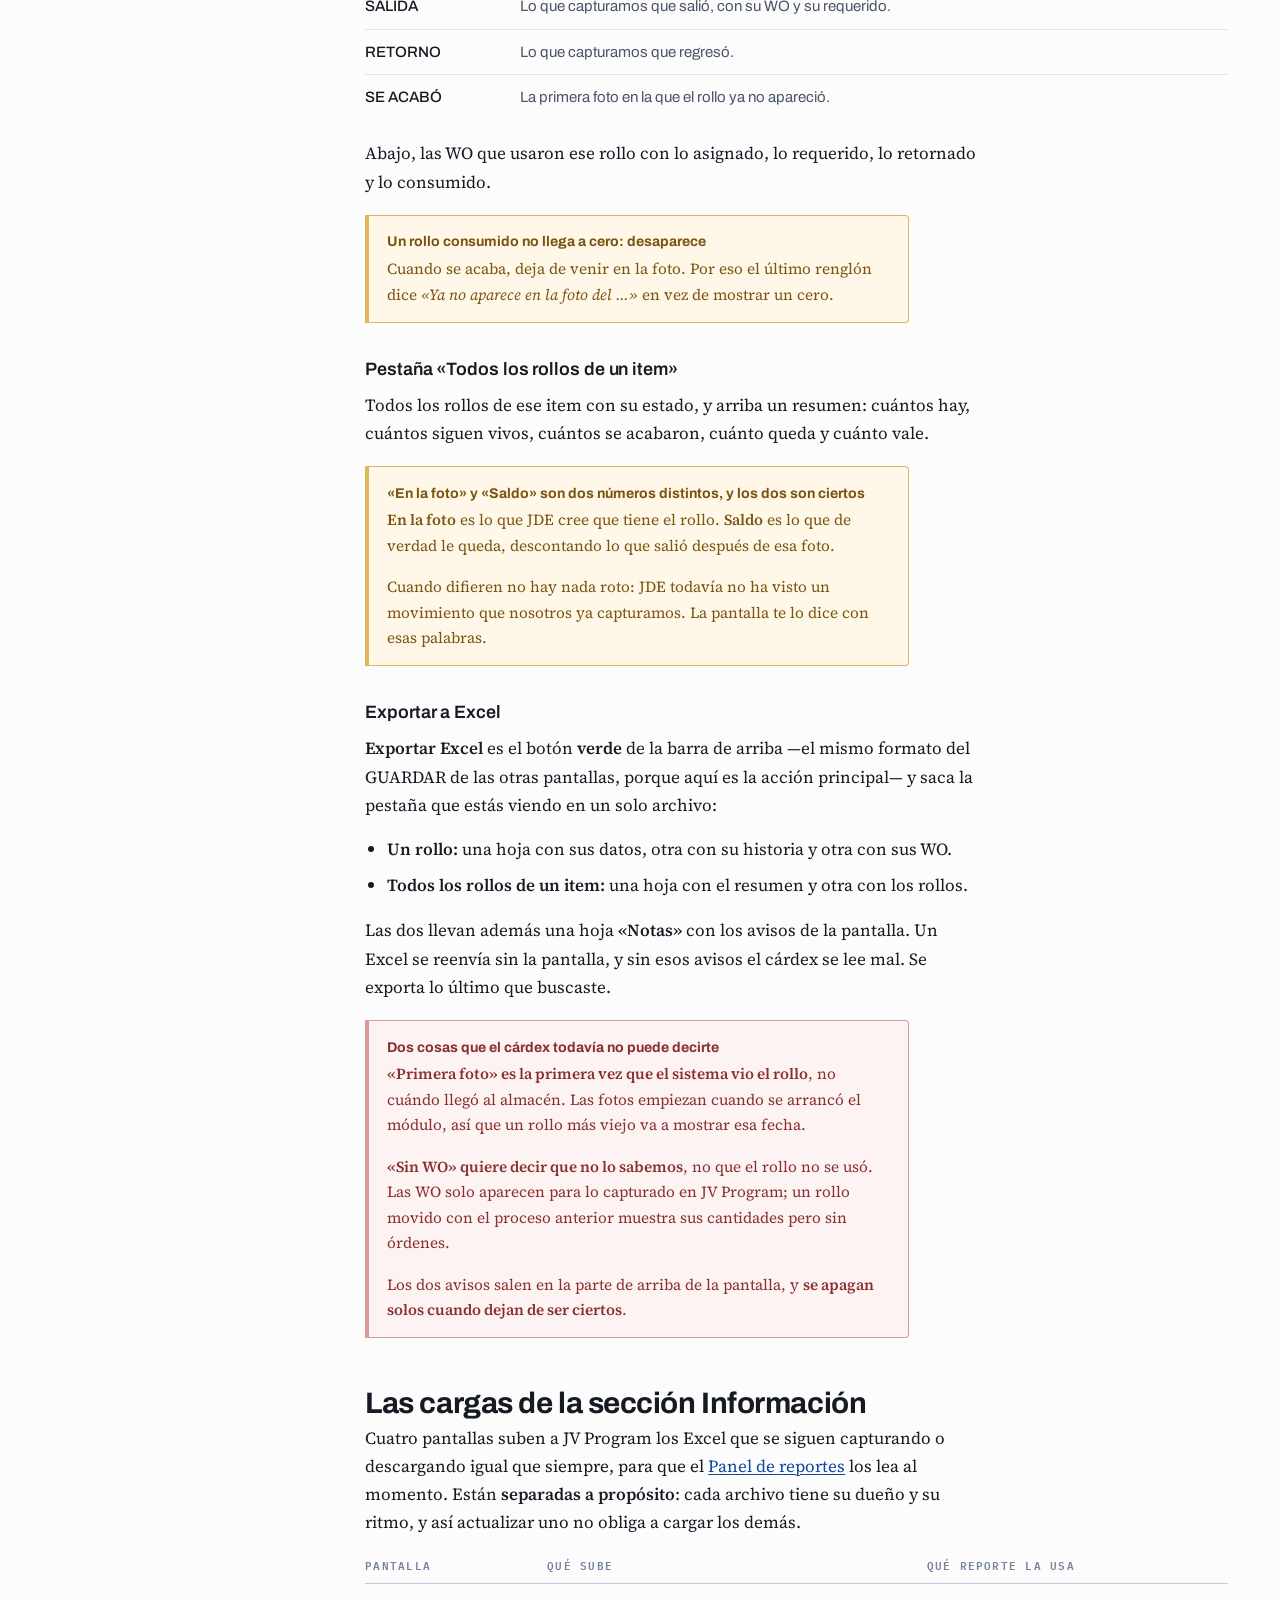
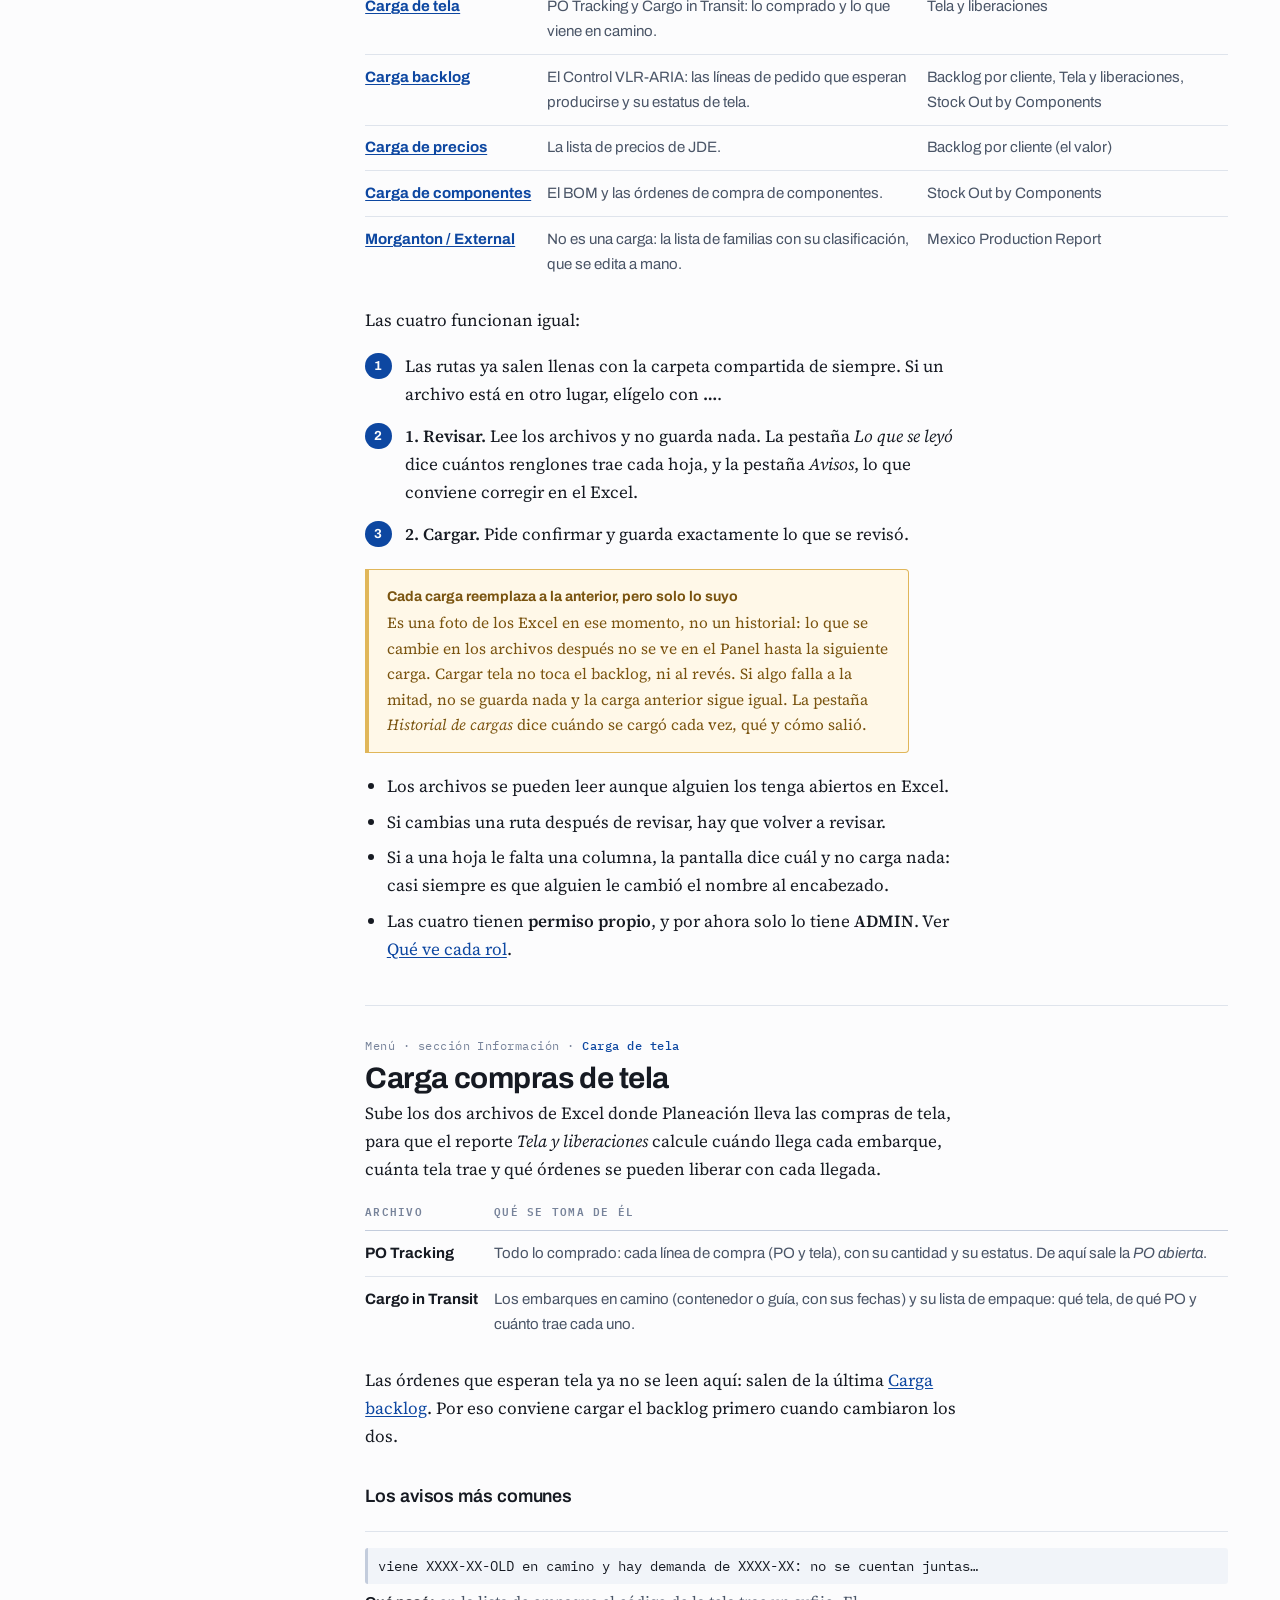
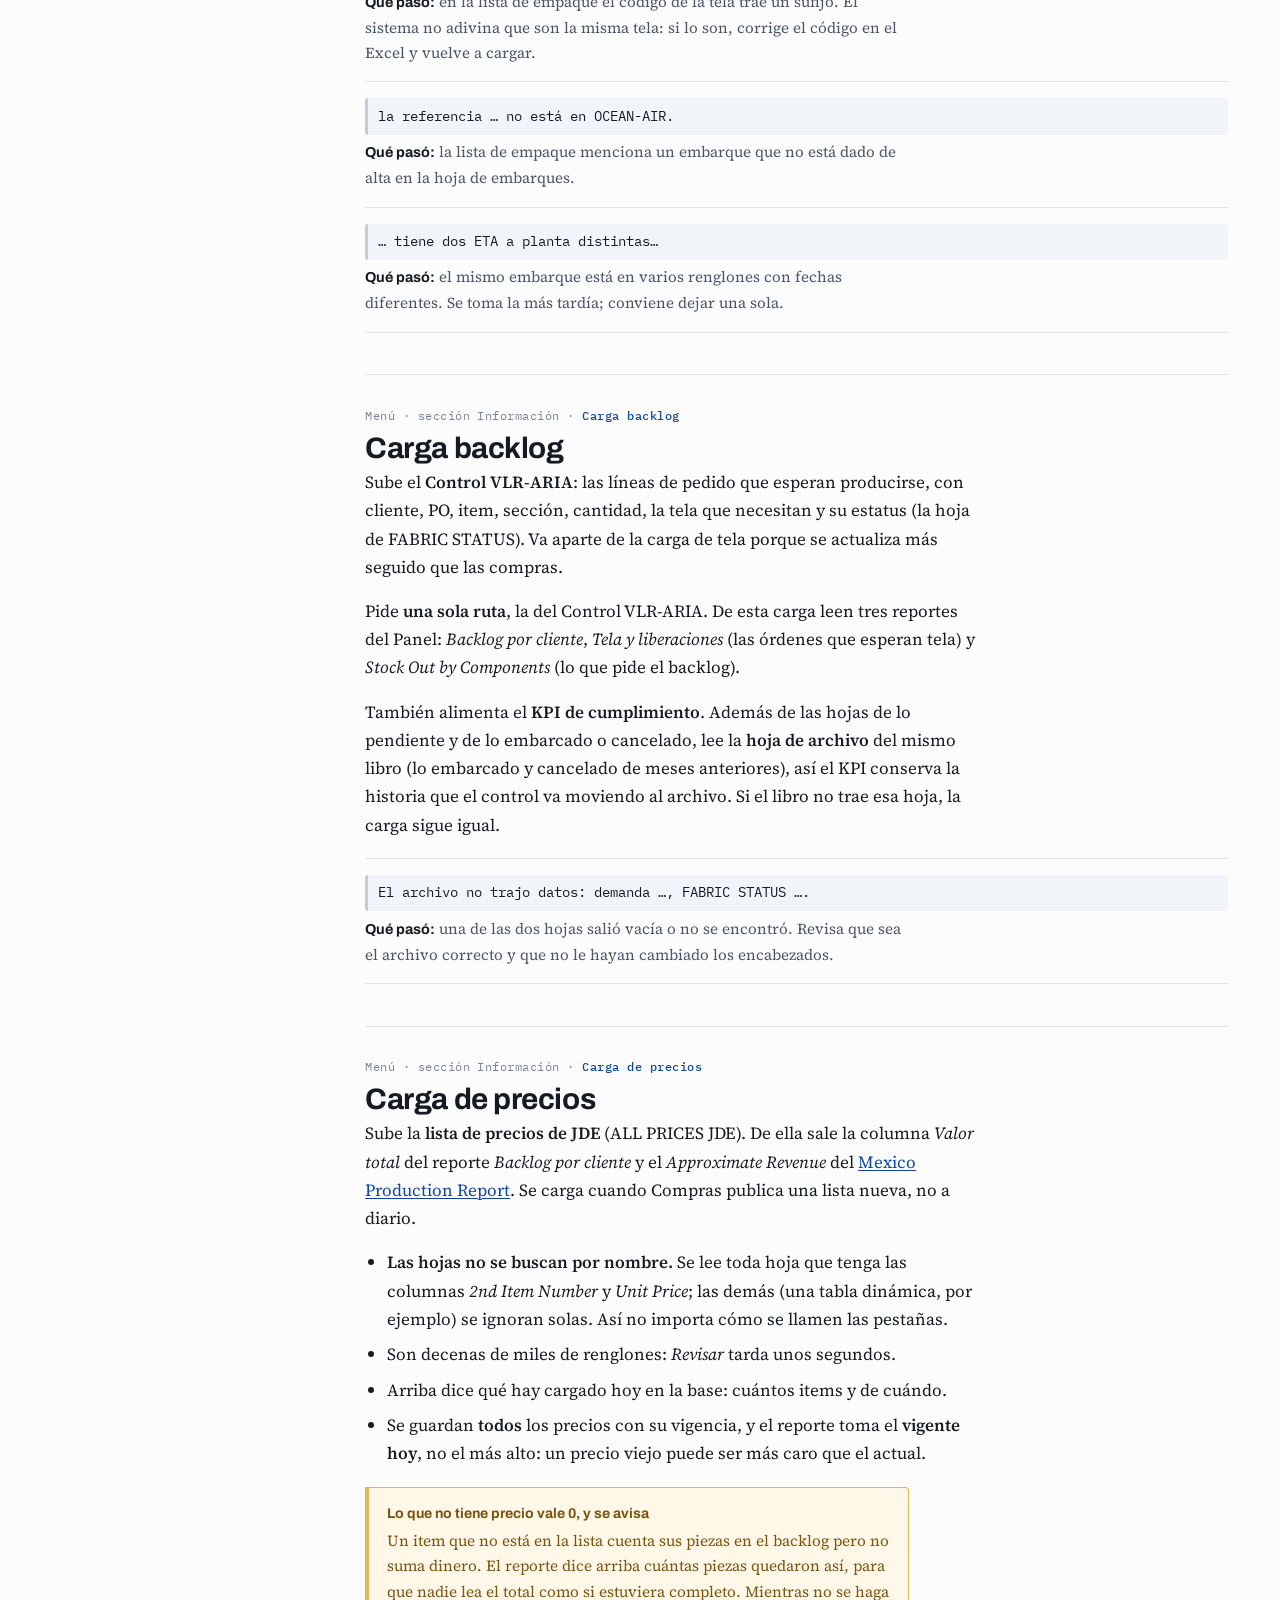
<file: almacen.html>
<!doctype html>
<html lang="es">
<head>
<meta charset="utf-8">
<meta name="viewport" content="width=device-width,initial-scale=1">
<title>Almacén · Manual de JV Program</title>
<meta name="description" content="Almacén: la foto diaria del inventario, el surtido de materia prima, el retorno, el cárdex del rollo y las cargas de la sección Información: compras de tela, backlog, precios y componentes.">
<link rel="preconnect" href="https://fonts.googleapis.com">
<link rel="preconnect" href="https://fonts.gstatic.com" crossorigin>
<link rel="stylesheet" href="https://fonts.googleapis.com/css2?family=Archivo:wght@600;700&family=IBM+Plex+Mono:wght@400;500;600&family=Source+Serif+4:opsz,wght@8..60,400;8..60,600&display=swap">
<link rel="stylesheet" href="estilo.css">
</head>
<body>
<div class="envoltura">

<aside class="lado">
  <a class="titulo" href="index.html">Manual de JV&nbsp;Program</a>
  <div class="sub">Versión 5.0</div>
  <input type="search" id="buscar" placeholder="Buscar en esta página…" aria-label="Buscar en esta página">
  <nav aria-label="Índice">
    <h4>Empezar aquí</h4>
    <a href="index.html">Cómo funcionan todas las pantallas</a>
    <h4>Por módulo</h4>
    <a href="produccion.html">Producción</a>
    <a href="calidad.html">Calidad</a>
    <a class="aqui" href="almacen.html">Almacén</a>
    <a href="lineas.html">Pantallas de línea</a>
    <a href="catalogos.html">Catálogos y usuarios</a>
    <a href="datos.html">Base de datos y reportes</a>
    <h4>Cuando algo falla</h4>
    <a href="preguntas.html">Errores y preguntas frecuentes</a>
  </nav>
</aside>

<main>
  <div class="portada">
    <p class="eyebrow">Por módulo</p>
    <h1>Almacén</h1>
    <p class="entrada">Cinco pantallas para seguirle la pista a la materia prima: la foto
      diaria del inventario, lo que sale a producción —capturado o cargado desde Excel—, lo
      que regresa y la historia completa de cualquier rollo. Aquí también se explican las
      <a href="#cargas">cuatro cargas de la sección Información</a> —compras de tela, backlog,
      precios y componentes— que alimentan el Panel de reportes. Todas siguen las reglas de
      <a href="index.html">Cómo funcionan todas las pantallas</a>.</p>
    <p>Las ven los roles <strong>Almacén</strong> (que no ve nada más),
      <strong>Supervisor</strong> y <strong>ADMIN</strong>. <em>Importar surtido</em> lleva un
      permiso aparte, que hoy tienen esos mismos tres roles. Ver
      <a href="catalogos.html#usuarios">qué ve cada rol</a>.</p>
  </div>

  <h2 id="la-foto">Todo se apoya en la foto del día</h2>
  <p>JDE genera cada día un archivo de Excel con el inventario del almacén: qué rollos hay,
    de qué item, cuánto le queda a cada uno y cuánto cuesta. A ese archivo le decimos
    <strong>la foto</strong>, y es la base de todo el módulo.</p>
  <p>Cuando se escanea un serial en Surtido, lo que se resuelve —el item, el material, la
    unidad, el costo— sale de la foto. <strong>Sin la foto del día, las demás pantallas no
    pueden resolver nada.</strong></p>

  <div class="yerro">
    <b>Un día sin cargar se pierde para siempre</b>
    <p>JDE sobrescribe siempre el mismo archivo. Si un día no se carga la foto, el archivo
      de ese día ya no existe y <strong>no hay forma de recuperarlo</strong>.</p>
    <p>Por eso la pantalla de Carga tiene una pestaña <strong>Días sin foto</strong>: es una
      alarma, no un adorno. Si aparece algo ahí, ese día ya no se puede reconstruir.</p>
  </div>

  <div class="tabla-caja">
  <table>
    <thead><tr><th>Pantalla</th><th>Para qué</th><th>Quién la usa</th></tr></thead>
    <tbody>
      <tr><td>Carga de inventario</td><td>Subir la foto del día</td><td>Una vez al día, al empezar</td></tr>
      <tr><td>Surtido</td><td>Registrar lo que sale a producción</td><td>El surtidor, todo el turno</td></tr>
      <tr><td>Importar surtido</td><td>Cargar un turno de salidas desde un Excel</td><td>Quien tenga el permiso, una vez por turno</td></tr>
      <tr><td>Retorno (PUT)</td><td>Registrar lo que regresa</td><td>Quien recibe el material de vuelta</td></tr>
      <tr><td>Cárdex del rollo</td><td>Consultar la historia de un rollo</td><td>Cuando algo no cuadra</td></tr>
    </tbody>
  </table>
  </div>

  <!-- ===================================================== -->
  <div class="pantalla" id="carga-inventario">
    <p class="ruta">Menú · <b>Almacén</b> › Carga de inventario</p>
    <h2 style="margin-top:0">Carga de inventario</h2>
    <p>Sube la foto del día. Es lo primero que hay que hacer, y solo toma un clic.</p>

    <h3>Cómo se usa</h3>
    <ol class="pasos">
      <li>La <strong>ruta del archivo</strong> ya viene configurada. Solo se cambia si el
        archivo se mueve de lugar.</li>
      <li>Clic en <strong>Cargar foto del día</strong>.</li>
      <li>Abajo aparece lo que quedó cargado: cuántos rollos y cuánta cantidad hay de tela,
        de piel y de componentes.</li>
    </ol>
    <p>La misma carga llena también el <strong>inventario de componentes</strong>, con la
      ubicación de cada renglón, que usa el reporte <em>Stock Out by Components</em> del
      <a href="datos.html#panel">Panel</a>. Por eso la <a href="#carga-componentes">Carga de
      componentes</a> ya no pide el inventario: sale de aquí.</p>

    <h3>Las dos pestañas de abajo</h3>
    <ul>
      <li><strong>Historial de cargas</strong> — una línea por día: cuándo se cargó, a qué
        hora generó JDE el archivo, cuántos renglones traía y cuántos quedaron.</li>
      <li><strong>Días sin foto</strong> — los días que faltan. Lo normal es que esté vacía.
        <strong>Si falta un día, esta pestaña se abre sola.</strong></li>
    </ul>

    <div class="ojo">
      <b>La columna «Faltaron» debe dar cero</b>
      <p>Es <em>leídos − cargados − sin serial</em>. Si da otra cosa, el Excel traía
        renglones que el cargador descartó por alguna razón, y vale la pena mirarlo.</p>
      <p>Los renglones <strong>sin serial</strong> sí son normales: el archivo trae
        resúmenes y encabezados que no son rollos.</p>
    </div>

    <h3>Mensajes que puede dar</h3>
    <div class="mensajes">
      <div class="mensaje">
        <div class="dice">El archivo es idéntico al anterior.</div>
        <p class="quiere"><b>Qué pasó:</b> JDE todavía no ha generado el archivo de hoy, o
          se cargó dos veces el mismo. No se guardó nada, y está bien así.</p>
      </div>
      <div class="mensaje">
        <div class="dice">No se encontró el archivo en la ruta configurada.</div>
        <p class="quiere"><b>Qué pasó:</b> el archivo se movió, o la carpeta compartida no
          está disponible en este momento. Revisa la ruta del cuadro de arriba.</p>
      </div>
    </div>
  </div>

  <!-- ===================================================== -->
  <div class="pantalla" id="surtido">
    <p class="ruta">Menú · <b>Almacén</b> › Surtido</p>
    <h2 style="margin-top:0">Surtido</h2>
    <p>Lo que sale del almacén hacia producción. Es la pantalla que más se usa, y está hecha
      para escanear: <strong>fijar la WO, escanear, guardar</strong>.</p>

    <h3>Casi nada se teclea</h3>
    <p>De la WO salen solas <strong>la planeación</strong> (la semana) y <strong>el
      requerido</strong> (lo que esa orden pide de ese material). Del serial escaneado sale
      todo lo demás: item, material, unidad, costo y cuánto trae el rollo.</p>
    <p>Por eso la WO es <strong>obligatoria</strong>: sin ella la salida nace sin semana y
      sin requerido, y no se puede comparar contra nada.</p>

    <h3>Los dos modos</h3>
    <p>Arriba, en <strong>Modo</strong>, se elige cómo se va a capturar. La diferencia no es
      cuántas WO hay, sino <strong>si la WO se repite o cambia en cada rollo</strong>:</p>
    <div class="tabla-caja">
    <table>
      <thead><tr><th>Modo</th><th>La WO</th><th>Cuándo usarlo</th></tr></thead>
      <tbody>
        <tr><td>Misma WO en varios seriales</td><td>Se queda fija entre altas</td>
            <td>Varios rollos contra la misma orden. Típico en piel.</td></tr>
        <tr><td>Cada serial con su WO</td><td>Se limpia en cada salida</td>
            <td>Cada rollo va a una orden distinta. También si es uno a uno.</td></tr>
      </tbody>
    </table>
    </div>

    <div class="ojo">
      <b>¿Un rollo, una WO? Usa el segundo</b>
      <p>Con una sola WO los dos modos dan exactamente el mismo número. Lo único que cambia
        es que el primero <strong>deja la WO puesta</strong>, y si cada rollo lleva una orden
        distinta eso obligaría a volver a fijarla en cada escaneo.</p>
    </div>

    <h3>La línea del medio lo dice todo</h3>
    <p>Después de escanear, la pantalla muestra una línea como esta:</p>
    <div class="tabla-caja">
    <table>
      <tbody>
        <tr><td><b>Sale el rollo completo: 50.00 YD &nbsp;·&nbsp; Requerido de la WO: 32.71 YD
            &nbsp;·&nbsp; deberían regresar 17.29 YD</b></td></tr>
      </tbody>
    </table>
    </div>
    <p>Los tres números son lo que hay que mirar antes de guardar. El tercero
      <strong>no se guarda en ningún lado</strong>: está ahí para que sepas qué tienes que
      traer de vuelta, en vez de descubrirlo dos días después.</p>
    <p>En <strong>piel</strong> el tercer número dice <em>«sobran …»</em> en vez de
      «deberían regresar», porque lo que sobra de un paño cortado casi nunca vuelve. Si no
      sobra nada, dice <em>«no sobra nada»</em>, que es lo normal. En <strong>tela</strong>,
      si dice que no regresa nada, se pinta en color de aviso: ahí sí es raro.</p>

    <div class="ojo">
      <b>El último rollo lleva solo lo que le falta a la WO</b>
      <p>Con la WO fija, cada paño se lleva como requerido lo que la orden todavía pide. Si
        una WO pide 150.00 y ya salieron tres paños de 45.00, el cuarto lleva
        <strong>15.00</strong> de requerido aunque el paño traiga más: el resto es sobrante,
        no necesidad de la orden. Es igual en piel y en tela.</p>
      <p>Si la WO ya está cubierta, el paño siguiente sale con requerido 0 y la pantalla lo
        avisa: casi siempre es un paño de más.</p>
    </div>

    <div class="ojo">
      <b>El rollo siempre sale completo</b>
      <p>No se captura cuánto se entrega, porque siempre se entrega el rollo o el paño
        entero: lo que sobra regresa por Retorno. La cantidad la resuelve el sistema con el
        <strong>saldo real</strong> del rollo, no con lo que decía la foto — si ese rollo ya
        salió hoy, lo descuenta.</p>
    </div>

    <h3>El ritmo</h3>
    <ol class="pasos">
      <li>Teclea tu <strong>nómina</strong>, el carro y el reason code. Se quedan puestos.</li>
      <li>Elige el modo y <strong>fija la WO</strong>. La lista muestra qué pide y cuánto le
        falta.</li>
      <li><strong>Escanea el serial.</strong> La pistola manda el Enter y la pantalla
        resuelve todo.</li>
      <li>Revisa la línea del medio y guarda: <strong>Ctrl+S</strong>, Enter desde
        Comentarios, o el botón <strong>GUARDAR</strong> verde de arriba.</li>
    </ol>

    <div class="ojo">
      <b>El escaneo no guarda solo, a propósito</b>
      <p>En las pantallas de producción el escaneo de la WO <em>es</em> el registro. Aquí no:
        el escáner resuelve el rollo y deja el foco listo, pero guardar es un paso aparte.</p>
      <p>Ese medio segundo es el único momento en que alguien mira la pantalla antes de que
        la salida quede escrita. Un escaneo equivocado que se guarda solo no se nota hasta
        el día siguiente.</p>
    </div>

    <h3>La lista de abajo</h3>
    <ul>
      <li>Después de ITEM va la <strong>DESCRIPCIÓN</strong>: la descripción del item como
        viene en el inventario de JDE (<em>Description 1</em>), no el nombre de la tela. Si el
        rollo tiene la suya, sale esa; si no, la del item.</li>
      <li>Va <strong>un renglón por WO</strong>. Si un rollo sirvió a varias órdenes, sale en
        varios renglones, cada uno con su requerido; la cantidad surtida va solo en el primero,
        porque el rollo salió una vez.</li>
      <li><strong>Clic</strong> en un renglón lo selecciona y se pintan todos los renglones de
        esa salida. Otro clic en la misma salida, o <kbd>Esc</kbd>, la deselecciona.</li>
      <li><strong>Clic derecho</strong> → <em>Copiar valor</em> copia solo esa celda, y
        <em>Ver cárdex del rollo</em> abre la historia de ese rollo.</li>
    </ul>

    <h3>Buscar salidas</h3>
    <p>Debajo de la captura están los <strong>filtros de búsqueda</strong>: planeación, WO,
      item, serial, material (piel o tela) y un rango de fechas que se activa con su casilla.
      Basta con un pedazo: <em>«2701»</em> encuentra la planeación completa.</p>
    <ul>
      <li><strong>Buscar</strong> en la barra, <kbd>Enter</kbd> en cualquier filtro, o
        <kbd>F5</kbd>. Si buscas una WO que iba con otras en el mismo rollo, sale la salida
        completa.</li>
      <li><strong>Últimos capturados</strong> vuelve a las últimas salidas, sin filtros.</li>
      <li><strong>Limpiar filtros</strong> vacía los filtros y regresa a como se abre la
        pantalla.</li>
      <li><strong>Exportar Excel</strong> saca lo que se ve en la lista, con las mismas
        columnas.</li>
      <li><strong>Filtrar en pantalla</strong>, en la barra, lleva un <strong>borde de
        color</strong> para que se note cuando tiene algo escrito. Busca también en la
        descripción: basta con escribir un pedazo de ella.</li>
    </ul>
    <p>Mientras hay una búsqueda activa, al guardar o anular la lista se vuelve a leer con la
      misma búsqueda.</p>

    <h3>Anular una salida</h3>
    <p>El botón <strong>Anular</strong> de la barra anula la salida seleccionada en la lista.
      No la borra: la deja marcada, con quién la anuló y cuándo, y deja de contar.</p>
    <p>Solo se puede anular una salida <strong>del mismo día</strong> y <strong>que no tenga
      ningún retorno</strong>. Con retorno ya hay otra captura colgando de ella; de otro día,
      esa salida ya entró a la comparación contra la foto del día siguiente.</p>

    <div class="ojo">
      <b>Si el serial o la WO están mal, se anula y se vuelve a capturar</b>
      <p>No se editan. Cambiarlos movería el saldo del rollo, el requerido acumulado de la WO
        y el reparto de las salidas que vengan después en ese grupo, sin que nadie se entere.
        Anular y recapturar deja rastro y no rompe nada.</p>
    </div>

    <h3>Mensajes que puede dar</h3>
    <div class="mensajes">
      <div class="mensaje">
        <div class="dice">Falta la WO. De ella salen la planeación (la semana) y el requerido…</div>
        <p class="quiere"><b>Qué pasó:</b> se intentó guardar sin fijar la WO. Si de verdad
          no la tienes todavía, captura la salida cuando la tengas: el rollo no se pierde,
          sigue en la foto.</p>
      </div>
      <div class="mensaje">
        <div class="dice">El serial no existe en ninguna foto del inventario.</div>
        <p class="quiere"><b>Qué pasó:</b> o el escaneo se leyó mal, o no se ha cargado la
          foto del día. Revisa las dos cosas.</p>
      </div>
      <div class="mensaje">
        <div class="dice">La cantidad surtida (…) es mayor que lo que le queda al rollo (…)</div>
        <p class="quiere"><b>Qué pasó:</b> ese rollo ya salió antes y le queda menos de lo
          que decía la foto. El mensaje te dice el saldo real. Casi siempre es el rollo
          equivocado.</p>
      </div>
      <div class="mensaje">
        <div class="dice">La WO … no pide este item según el master plan…</div>
        <p class="quiere"><b>Qué pasó:</b> es un aviso, no un rechazo — se puede guardar. Pero
          casi siempre significa <strong>rollo equivocado</strong>. Vale la pena revisar antes
          de seguir.</p>
      </div>
      <div class="mensaje">
        <div class="dice">La foto del inventario es del … (hace N días).</div>
        <p class="quiere"><b>Qué pasó:</b> no se ha cargado la foto de hoy. Se puede capturar
          igual, pero el costo que se guarda es el de esa fecha.</p>
      </div>
    </div>
  </div>

  <!-- ===================================================== -->
  <div class="pantalla" id="importar-surtido">
    <p class="ruta">Menú · <b>Almacén</b> › Importar surtido</p>
    <h2 style="margin-top:0">Importar surtido</h2>
    <p>Carga de una sola vez las salidas de un turno escritas en Excel, en lugar de escanear
      renglón por renglón. Graba lo mismo que Surtido y con las mismas reglas: el item, el
      material, la cantidad, la planeación, el requerido y el reparto los resuelve el sistema,
      igual que en la pantalla.</p>

    <h3>La plantilla</h3>
    <p>Se usa la plantilla de Almacén, con una hoja llamada <strong>Surtido</strong>. Trae las
      mismas columnas que la exportación de Surtido, pero <strong>solo se llenan cinco</strong>:</p>
    <div class="tabla-caja">
    <table>
      <thead><tr><th>Columna</th><th>Qué va</th></tr></thead>
      <tbody>
        <tr><td>WO</td><td>La orden.</td></tr>
        <tr><td>SERIAL</td><td>El rollo o paño.</td></tr>
        <tr><td>REASON</td><td>El reason code.</td></tr>
        <tr><td>CARRO</td><td>El carro, con el formato <em>CART</em> y su número (por
            ejemplo <em>CART12</em>).</td></tr>
        <tr><td>SURTIDOR</td><td>Su <strong>número de nómina</strong>. También acepta el
            nombre completo tal como está en el padrón; si dos personas se llaman igual, el
            renglón se rechaza y hay que poner la nómina.</td></tr>
      </tbody>
    </table>
    </div>
    <p>Las demás columnas se quedan vacías: las genera el sistema.</p>

    <div class="yerro">
      <b>No se importa un archivo exportado</b>
      <p>Si el archivo trae llenas las columnas FECHA y ESTADO, es una exportación de la
        pantalla de Surtido, no la plantilla. Importarlo volvería a grabar salidas que ya
        están capturadas, así que la pantalla lo rechaza completo.</p>
    </div>

    <h3>Una WO con varios rollos, o un rollo para varias WO</h3>
    <p>No hay que elegir el modo: se deduce del archivo. Si una WO aparece con varios seriales,
      se reparte como <em>Misma WO en varios seriales</em>; si un serial aparece con varias WO,
      como <em>Cada serial con su WO</em>. La lista de revisión dice qué modo tomó cada renglón
      y por qué.</p>
    <p>Si en un mismo grupo se mezclan las dos cosas (un rollo que sirve a varias WO y una de
      esas WO que además lleva otros rollos), el grupo se marca con error: hay que separarlo
      en el archivo para que no quede en duda a quién le toca el saldo.</p>

    <h3>Dos pasos: Revisar y después IMPORTAR</h3>
    <ol class="pasos">
      <li><strong>Examinar…</strong> y elige el archivo.</li>
      <li><strong>Revisar.</strong> No guarda nada: enseña cada renglón con su item, cantidad,
        requerido, modo y, si lo hay, el error o el aviso. Arriba dice cuántas salidas se
        crearían, cuántos renglones traen error y cuántos aviso (en amarillo).</li>
      <li>Si todo está bien, <strong>IMPORTAR</strong>. Pide confirmar y graba exactamente lo
        que se revisó, con la fecha y hora del momento de importar.</li>
    </ol>

    <div class="ojo">
      <b>Todo o nada</b>
      <p>Si <strong>un solo renglón</strong> trae error, no se importa ninguno: se corrige el
        archivo y se vuelve a revisar. Los <strong>avisos</strong> no detienen la importación,
        pero conviene leerlos: casi siempre señalan un rollo equivocado.</p>
    </div>

    <h3>Mensajes que puede dar</h3>
    <div class="mensajes">
      <div class="mensaje">
        <div class="dice">El archivo no tiene una hoja llamada 'Surtido'…</div>
        <p class="quiere"><b>Qué pasó:</b> no es la plantilla, o se le cambió el nombre a la
          hoja.</p>
      </div>
      <div class="mensaje">
        <div class="dice">El serial … no existe en ninguna foto del inventario.</div>
        <p class="quiere"><b>Qué pasó:</b> serial mal escrito, o falta cargar la foto del día.</p>
      </div>
      <div class="mensaje">
        <div class="dice">La WO … no existe en el master plan.</div>
        <p class="quiere"><b>Qué pasó:</b> WO mal escrita, o todavía no está en el plan.</p>
      </div>
      <div class="mensaje">
        <div class="dice">Este grupo mezcla los dos modos y no se puede deducir cual aplica…</div>
        <p class="quiere"><b>Qué pasó:</b> ver arriba. Separa el grupo en el archivo.</p>
      </div>
      <div class="mensaje">
        <div class="dice">No encontre a '…' en el padron de personal. Escribe su numero de nomina.</div>
        <p class="quiere"><b>Qué pasó:</b> el nombre del surtidor no coincide con el padrón.
          Con el número de nómina no hay duda.</p>
      </div>
    </div>
  </div>

  <!-- ===================================================== -->
  <div class="pantalla" id="retorno">
    <p class="ruta">Menú · <b>Almacén</b> › Retorno (PUT)</p>
    <h2 style="margin-top:0">Retorno (PUT)</h2>
    <p>Lo que regresa al almacén. Aquí no se captura un movimiento nuevo: se
      <strong>cierra</strong> uno que estaba abierto.</p>

    <h3>Cómo se usa</h3>
    <ol class="pasos">
      <li>Teclea tu <strong>nómina</strong>. Se queda puesta.</li>
      <li><strong>Escanea el serial.</strong> La pantalla busca las salidas abiertas de ese
        rollo y muestra de dónde salió, cuándo y para qué órdenes.</li>
      <li>Si el rollo tiene más de una salida abierta, <strong>elige cuál estás cerrando</strong>.</li>
      <li>Escribe <strong>la cantidad que regresa</strong> y guarda: <strong>Ctrl+S</strong>,
        <kbd>Enter</kbd> desde la cantidad, o el botón <strong>GUARDAR</strong> verde de
        arriba.</li>
    </ol>
    <p>La barra y los filtros son los mismos de Surtido: Buscar, Últimos capturados, Limpiar
      filtros, Exportar Excel y Filtrar en pantalla (con su borde de color). Aquí la fecha del
      filtro es la <strong>del retorno</strong>. La lista también trae la columna
      <strong>DESCRIPCIÓN</strong> después de ITEM, igual que Surtido.</p>

    <div class="ojo">
      <b>Cero es un dato válido</b>
      <p>Significa <em>«se consumió todo el rollo»</em>, y es lo que cierra la salida. No es
        lo mismo que no capturar nada: sin el retorno, esa salida se queda abierta para
        siempre y el rollo aparece como si siguiera en el piso.</p>
    </div>

    <h3>Solo material que ya pasó por corte</h3>
    <p>Retorno es para lo que sobró después de cortar. <strong>Un rollo que vuelve entero
      nunca se cortó</strong>, así que no es un retorno: es una salida equivocada, y eso se
      arregla anulando en Surtido.</p>

    <div class="ojo">
      <b>Si el rollo regresa completo, la pantalla te manda a Surtido</b>
      <p>Cuando lo que regresa es el 99% o más de lo que salió, aparece un aviso que dice que
        lo correcto es <strong>anular la salida</strong>, no capturar un retorno.</p>
      <p>No es un capricho: anular libera el requerido que esa WO tiene acreditado. Un retorno
        no lo libera, y entonces el siguiente rollo de ese grupo saldría con menos requerido
        del que le toca.</p>
      <p>Es un <strong>aviso</strong>, no un rechazo — se puede guardar igual si hay una razón.</p>
    </div>

    <h3>Mensajes que puede dar</h3>
    <div class="mensajes">
      <div class="mensaje">
        <div class="dice">No se eligió la salida a la que corresponde este retorno.</div>
        <p class="quiere"><b>Qué pasó:</b> el rollo tiene varias salidas abiertas y hay que
          decir cuál se está cerrando. Elige el renglón en la lista de arriba.</p>
      </div>
      <div class="mensaje">
        <div class="dice">Regresan … pero solo salieron …</div>
        <p class="quiere"><b>Qué pasó:</b> no puede volver más de lo que salió. Revisa la
          cantidad, o si el rollo corresponde a otra salida.</p>
      </div>
      <div class="mensaje">
        <div class="dice">Este rollo lleva N días fuera del almacén.</div>
        <p class="quiere"><b>Qué pasó:</b> solo un aviso. Se guarda igual.</p>
      </div>
    </div>
  </div>

  <!-- ===================================================== -->
  <div class="pantalla" id="cardex">
    <p class="ruta">Menú · <b>Almacén</b> › Cárdex del rollo</p>
    <h2 style="margin-top:0">Cárdex del rollo</h2>
    <p>La historia completa de un rollo, o el estado de todos los rollos de un item. Es la
      pantalla de <strong>cuando algo no cuadra</strong>.</p>

    <h3>Cómo llegar</h3>
    <ul>
      <li>Desde el <strong>menú</strong>, escaneando o tecleando el serial.</li>
      <li><strong>Clic derecho</strong> sobre cualquier renglón de la lista de Surtido o de
        Retorno → <em>Ver cárdex del rollo</em>, ya cargado.</li>
      <li><strong>Doble clic</strong> sobre un rollo en la pestaña del item salta a su
        historia.</li>
    </ul>

    <h3>Pestaña «Un rollo»</h3>
    <p>Arriba, la identidad del rollo y su costo. En medio, su historia en orden, mezclando
      cuatro tipos de renglón:</p>
    <div class="tabla-caja">
    <table>
      <thead><tr><th>Renglón</th><th>Qué dice</th></tr></thead>
      <tbody>
        <tr><td>FOTO</td><td>Lo que JDE vio ese día, y cuánto cambió contra la foto anterior.</td></tr>
        <tr><td>SALIDA</td><td>Lo que capturamos que salió, con su WO y su requerido.</td></tr>
        <tr><td>RETORNO</td><td>Lo que capturamos que regresó.</td></tr>
        <tr><td>SE ACABÓ</td><td>La primera foto en la que el rollo ya no apareció.</td></tr>
      </tbody>
    </table>
    </div>
    <p>Abajo, las WO que usaron ese rollo con lo asignado, lo requerido, lo retornado y lo
      consumido.</p>

    <div class="ojo">
      <b>Un rollo consumido no llega a cero: desaparece</b>
      <p>Cuando se acaba, deja de venir en la foto. Por eso el último renglón dice
        <em>«Ya no aparece en la foto del …»</em> en vez de mostrar un cero.</p>
    </div>

    <h3>Pestaña «Todos los rollos de un item»</h3>
    <p>Todos los rollos de ese item con su estado, y arriba un resumen: cuántos hay, cuántos
      siguen vivos, cuántos se acabaron, cuánto queda y cuánto vale.</p>

    <div class="ojo">
      <b>«En la foto» y «Saldo» son dos números distintos, y los dos son ciertos</b>
      <p><strong>En la foto</strong> es lo que JDE cree que tiene el rollo.
         <strong>Saldo</strong> es lo que de verdad le queda, descontando lo que salió
         después de esa foto.</p>
      <p>Cuando difieren no hay nada roto: JDE todavía no ha visto un movimiento que nosotros
        ya capturamos. La pantalla te lo dice con esas palabras.</p>
    </div>

    <h3>Exportar a Excel</h3>
    <p><strong>Exportar Excel</strong> es el botón <strong>verde</strong> de la barra de
      arriba —el mismo formato del GUARDAR de las otras pantallas, porque aquí es la acción
      principal— y saca la pestaña que estás viendo en un solo archivo:</p>
    <ul>
      <li><strong>Un rollo:</strong> una hoja con sus datos, otra con su historia y otra con
        sus WO.</li>
      <li><strong>Todos los rollos de un item:</strong> una hoja con el resumen y otra con los
        rollos.</li>
    </ul>
    <p>Las dos llevan además una hoja <strong>«Notas»</strong> con los avisos de la pantalla.
      Un Excel se reenvía sin la pantalla, y sin esos avisos el cárdex se lee mal. Se exporta
      lo último que buscaste.</p>

    <div class="yerro">
      <b>Dos cosas que el cárdex todavía no puede decirte</b>
      <p><strong>«Primera foto» es la primera vez que el sistema vio el rollo</strong>, no
        cuándo llegó al almacén. Las fotos empiezan cuando se arrancó el módulo, así que un
        rollo más viejo va a mostrar esa fecha.</p>
      <p><strong>«Sin WO» quiere decir que no lo sabemos</strong>, no que el rollo no se usó.
        Las WO solo aparecen para lo capturado en JV Program; un rollo movido con el proceso
        anterior muestra sus cantidades pero sin órdenes.</p>
      <p>Los dos avisos salen en la parte de arriba de la pantalla, y <strong>se apagan solos
        cuando dejan de ser ciertos</strong>.</p>
    </div>
  </div>

  <!-- ===================================================== -->
  <h2 id="cargas">Las cargas de la sección Información</h2>
  <p>Cuatro pantallas suben a JV Program los Excel que se siguen capturando o descargando
    igual que siempre, para que el <a href="datos.html#panel">Panel de reportes</a> los lea al
    momento. Están <strong>separadas a propósito</strong>: cada archivo tiene su dueño y su
    ritmo, y así actualizar uno no obliga a cargar los demás.</p>

  <div class="tabla-caja">
  <table>
    <thead><tr><th>Pantalla</th><th>Qué sube</th><th>Qué reporte la usa</th></tr></thead>
    <tbody>
      <tr><td><a href="#carga-tela"><b>Carga de tela</b></a></td><td>PO Tracking y Cargo in
        Transit: lo comprado y lo que viene en camino.</td><td>Tela y liberaciones</td></tr>
      <tr><td><a href="#carga-backlog"><b>Carga backlog</b></a></td><td>El Control VLR-ARIA:
        las líneas de pedido que esperan producirse y su estatus de tela.</td><td>Backlog por
        cliente, Tela y liberaciones, Stock Out by Components</td></tr>
      <tr><td><a href="#carga-precios"><b>Carga de precios</b></a></td><td>La lista de precios
        de JDE.</td><td>Backlog por cliente (el valor)</td></tr>
      <tr><td><a href="#carga-componentes"><b>Carga de componentes</b></a></td><td>El BOM y las
        órdenes de compra de componentes.</td><td>Stock Out by Components</td></tr>
      <tr><td><a href="#morganton-external"><b>Morganton / External</b></a></td><td>No es una carga: la lista
        de familias con su clasificación, que se edita a mano.</td><td>Mexico Production Report</td></tr>
    </tbody>
  </table>
  </div>

  <p>Las cuatro funcionan igual:</p>
  <ol class="pasos">
    <li>Las rutas ya salen llenas con la carpeta compartida de siempre. Si un archivo está en
      otro lugar, elígelo con <strong>…</strong>.</li>
    <li><strong>1. Revisar.</strong> Lee los archivos y no guarda nada. La pestaña <em>Lo que se
      leyó</em> dice cuántos renglones trae cada hoja, y la pestaña <em>Avisos</em>, lo que
      conviene corregir en el Excel.</li>
    <li><strong>2. Cargar.</strong> Pide confirmar y guarda exactamente lo que se revisó.</li>
  </ol>

  <div class="ojo">
    <b>Cada carga reemplaza a la anterior, pero solo lo suyo</b>
    <p>Es una foto de los Excel en ese momento, no un historial: lo que se cambie en los
      archivos después no se ve en el Panel hasta la siguiente carga. Cargar tela no toca el
      backlog, ni al revés. Si algo falla a la mitad, no se guarda nada y la carga anterior sigue
      igual. La pestaña <em>Historial de cargas</em> dice cuándo se cargó cada vez, qué y cómo
      salió.</p>
  </div>

  <ul>
    <li>Los archivos se pueden leer aunque alguien los tenga abiertos en Excel.</li>
    <li>Si cambias una ruta después de revisar, hay que volver a revisar.</li>
    <li>Si a una hoja le falta una columna, la pantalla dice cuál y no carga nada: casi
      siempre es que alguien le cambió el nombre al encabezado.</li>
    <li>Las cuatro tienen <strong>permiso propio</strong>, y por ahora solo lo tiene
      <strong>ADMIN</strong>. Ver <a href="catalogos.html#usuarios">Qué ve cada rol</a>.</li>
  </ul>

  <!-- ===================================================== -->
  <div class="pantalla" id="carga-tela">
    <p class="ruta">Menú · sección Información · <b>Carga de tela</b></p>
    <h2 style="margin-top:0">Carga compras de tela</h2>
    <p>Sube los dos archivos de Excel donde Planeación lleva las compras de tela, para que el
      reporte <em>Tela y liberaciones</em> calcule cuándo llega cada embarque, cuánta tela trae
      y qué órdenes se pueden liberar con cada llegada.</p>

    <div class="tabla-caja">
    <table>
      <thead><tr><th>Archivo</th><th>Qué se toma de él</th></tr></thead>
      <tbody>
        <tr><td><b>PO Tracking</b></td><td>Todo lo comprado: cada línea de compra (PO y tela),
          con su cantidad y su estatus. De aquí sale la <em>PO abierta</em>.</td></tr>
        <tr><td><b>Cargo in Transit</b></td><td>Los embarques en camino (contenedor o guía, con
          sus fechas) y su lista de empaque: qué tela, de qué PO y cuánto trae cada uno.</td></tr>
      </tbody>
    </table>
    </div>
    <p>Las órdenes que esperan tela ya no se leen aquí: salen de la última
      <a href="#carga-backlog">Carga backlog</a>. Por eso conviene cargar el backlog primero
      cuando cambiaron los dos.</p>

    <h3>Los avisos más comunes</h3>
    <div class="mensajes">
      <div class="mensaje">
        <div class="dice">viene XXXX-XX-OLD en camino y hay demanda de XXXX-XX: no se cuentan juntas…</div>
        <p class="quiere"><b>Qué pasó:</b> en la lista de empaque el código de la tela trae un
          sufijo. El sistema no adivina que son la misma tela: si lo son, corrige el código en el
          Excel y vuelve a cargar.</p>
      </div>
      <div class="mensaje">
        <div class="dice">la referencia … no está en OCEAN-AIR.</div>
        <p class="quiere"><b>Qué pasó:</b> la lista de empaque menciona un embarque que no está
          dado de alta en la hoja de embarques.</p>
      </div>
      <div class="mensaje">
        <div class="dice">… tiene dos ETA a planta distintas…</div>
        <p class="quiere"><b>Qué pasó:</b> el mismo embarque está en varios renglones con fechas
          diferentes. Se toma la más tardía; conviene dejar una sola.</p>
      </div>
    </div>
  </div>

  <!-- ===================================================== -->
  <div class="pantalla" id="carga-backlog">
    <p class="ruta">Menú · sección Información · <b>Carga backlog</b></p>
    <h2 style="margin-top:0">Carga backlog</h2>
    <p>Sube el <strong>Control VLR-ARIA</strong>: las líneas de pedido que esperan producirse,
      con cliente, PO, item, sección, cantidad, la tela que necesitan y su estatus (la hoja de
      FABRIC STATUS). Va aparte de la carga de tela porque se actualiza más seguido que las
      compras.</p>
    <p>Pide <strong>una sola ruta</strong>, la del Control VLR-ARIA. De esta carga leen tres
      reportes del Panel: <em>Backlog por cliente</em>, <em>Tela y liberaciones</em> (las órdenes
      que esperan tela) y <em>Stock Out by Components</em> (lo que pide el backlog).</p>
    <p>También alimenta el <strong>KPI de cumplimiento</strong>. Además de las hojas de lo pendiente y de lo
      embarcado o cancelado, lee la <strong>hoja de archivo</strong> del mismo libro (lo embarcado y cancelado de
      meses anteriores), así el KPI conserva la historia que el control va moviendo al archivo. Si el libro no
      trae esa hoja, la carga sigue igual.</p>

    <div class="mensajes">
      <div class="mensaje">
        <div class="dice">El archivo no trajo datos: demanda …, FABRIC STATUS ….</div>
        <p class="quiere"><b>Qué pasó:</b> una de las dos hojas salió vacía o no se encontró.
          Revisa que sea el archivo correcto y que no le hayan cambiado los encabezados.</p>
      </div>
    </div>
  </div>

  <!-- ===================================================== -->
  <div class="pantalla" id="carga-precios">
    <p class="ruta">Menú · sección Información · <b>Carga de precios</b></p>
    <h2 style="margin-top:0">Carga de precios</h2>
    <p>Sube la <strong>lista de precios de JDE</strong> (ALL PRICES JDE). De ella sale la columna
      <em>Valor total</em> del reporte <em>Backlog por cliente</em> y el <em>Approximate Revenue</em> del
      <a href="datos.html#panel">Mexico Production Report</a>. Se carga cuando Compras publica
      una lista nueva, no a diario.</p>
    <ul>
      <li><strong>Las hojas no se buscan por nombre.</strong> Se lee toda hoja que tenga las
        columnas <em>2nd Item Number</em> y <em>Unit Price</em>; las demás (una tabla dinámica, por
        ejemplo) se ignoran solas. Así no importa cómo se llamen las pestañas.</li>
      <li>Son decenas de miles de renglones: <em>Revisar</em> tarda unos segundos.</li>
      <li>Arriba dice qué hay cargado hoy en la base: cuántos items y de cuándo.</li>
      <li>Se guardan <strong>todos</strong> los precios con su vigencia, y el reporte toma el
        <strong>vigente hoy</strong>, no el más alto: un precio viejo puede ser más caro que el
        actual.</li>
    </ul>
    <div class="ojo">
      <b>Lo que no tiene precio vale 0, y se avisa</b>
      <p>Un item que no está en la lista cuenta sus piezas en el backlog pero no suma dinero. El
        reporte dice arriba cuántas piezas quedaron así, para que nadie lea el total como si
        estuviera completo. Mientras no se haga la primera carga, todo el valor sale en 0.</p>
    </div>
  </div>

  <!-- ===================================================== -->
  <div class="pantalla" id="morganton-external">
    <p class="ruta">Menú · sección Información · <b>Morganton / External</b></p>
    <h2 style="margin-top:0">Morganton / External</h2>
    <p>La lista que decide, en el <a href="datos.html#panel">Mexico Production Report</a>, qué producción es
      <strong>MORGANTON</strong> y cuál es <strong>EXTERNAL</strong>. Solo lo EXTERNAL lleva revenue, y los totales de
      kits se parten en las dos. Solo la ve ADMIN.</p>
    <h3>Qué se captura</h3>
    <div class="tabla-caja">
    <table>
      <thead><tr><th>Campo</th><th>Notas</th></tr></thead>
      <tbody>
        <tr><td>Familia</td><td>La familia del Master Plan, tal cual. Es lo que decide la clasificación.</td></tr>
        <tr><td>Solo para el cliente</td><td>Opcional: una <strong>excepción</strong> para un solo cliente de esa familia.
          Le gana a la regla general (por ejemplo, una familia MORGANTON que para un cliente es EXTERNAL).</td></tr>
        <tr><td>Cliente · Body/Pillow</td><td>Como vienen en la lista; son informativos.</td></tr>
        <tr><td>Clasificación</td><td>MORGANTON o EXTERNAL.</td></tr>
      </tbody>
    </table>
    </div>
    <ul>
      <li>La lista dice cuántas WO del Master Plan tiene cada familia y su última semana. Si sale 0, el nombre
        no coincide con como está escrito en el Master Plan.</li>
      <li><strong>Ver las familias SIN clasificar</strong> muestra las que están en el Master Plan y no en la lista.
        Doble clic en una la sube para darla de alta: elige MORGANTON o EXTERNAL y guarda.</li>
      <li>Doble clic en un renglón de la lista para cambiarlo o eliminarlo.</li>
    </ul>
    <div class="ojo">
      <b>Una familia nueva cuenta como MORGANTON</b>
      <p>Mientras nadie la clasifique, el reporte la cuenta como MORGANTON y avisa arriba cuáles faltan. El cambio
        se ve en el reporte en el siguiente minuto.</p>
    </div>
    <div class="ojo">
      <b>La regla va por familia, no por el cliente que se lee en el reporte</b>
      <p>En la tabla REPAIR/SAMPLE del reporte los renglones llevan el nombre del <strong>cliente</strong>, pero
        la familia de esas órdenes es <em>REPAIR/SAMPLE</em>. Para cambiar a un cliente de esa tabla, captura
        Familia <strong>REPAIR/SAMPLE</strong>, <em>Solo para el cliente</em> con ese cliente, y la clasificación.
        Una regla con el nombre del cliente en Familia no cambia nada. Si una regla «no hace nada», revisa primero
        cuál es la familia de esas WO en el Master Plan.</p>
    </div>
  </div>

  <!-- ===================================================== -->
  <div class="pantalla" id="carga-componentes">
    <p class="ruta">Menú · sección Información · <b>Carga de componentes</b></p>
    <h2 style="margin-top:0">Carga de componentes</h2>
    <p>Sube dos descargas para el reporte <em>Stock Out by Components</em>:</p>
    <div class="tabla-caja">
    <table>
      <thead><tr><th>Archivo</th><th>Qué se toma de él</th></tr></thead>
      <tbody>
        <tr><td><b>BOMS</b></td><td>Qué lleva cada frame item: sus componentes, cuánto de cada
          uno, en qué operación se usa y para qué tela (un kit genérico trae un bloque por
          tela).</td></tr>
        <tr><td><b>PO Tracking Components</b></td><td>Lo pedido y lo que viene en camino de cada
          componente.</td></tr>
      </tbody>
    </table>
    </div>
    <ul>
      <li><strong>El inventario no se pide aquí.</strong> Lo llena la
        <a href="#carga-inventario">Carga de inventario</a> de Almacén con la foto del día; arriba
        dice de qué fecha es el que está en la base.</li>
      <li>El BOM trae cientos de miles de renglones: <em>Revisar</em> tarda más que las otras
        cargas.</li>
      <li>Las hojas también se reconocen por sus columnas, no por su nombre.</li>
      <li>Se cargan los dos juntos o ninguno: un BOM nuevo con compras viejas daría faltantes
        que no existen.</li>
    </ul>
  </div>

  <!-- ===================================================== -->
  <h2 id="pendientes">Lo que todavía no está</h2>
  <p>El módulo es nuevo. Esto es lo que falta, para que nadie lo busque en vano:</p>

  <div class="tabla-caja">
  <table>
    <thead><tr><th>Falta</th><th>Qué se hace mientras tanto</th></tr></thead>
    <tbody>
      <tr><td><b>Reporte de ahorro y sobreconsumo</b><br>Comparar lo requerido contra lo
          realmente consumido, en dólares.</td>
          <td>El cálculo ya existe en la base; falta la pantalla que lo muestre. Se puede
            consultar por reporte.</td></tr>
      <tr><td><b>Pantalla de rollos que llevan días fuera</b><br>Los que salieron y nunca
          regresaron.</td>
          <td>Se ven filtrando por estado en la lista de Surtido.</td></tr>
      <tr><td><b>Corregir una salida ya guardada</b><br>Surtidor, carro, reason code y
          comentarios.</td>
          <td>Por ahora se anula y se vuelve a capturar — solo el mismo día.</td></tr>
      <tr><td><b>Anular un retorno</b></td>
          <td>No existe, y es a propósito: la captura de Retorno es serial, cantidad y
            comentarios, hay poco que equivocar.
            <strong>Ojo:</strong> si un retorno se captura con la cantidad mal, tampoco se
            puede anular la salida, porque ya tiene un retorno. Ese caso hay que corregirlo
            con soporte.</td></tr>
    </tbody>
  </table>
  </div>

  <div class="ojo">
    <b>Una pregunta abierta para Almacén</b>
    <p>En la primera comparación entre dos fotos aparecieron <strong>24 rollos que
      crecieron solos</strong>: la foto nueva traía más cantidad que la anterior sin que
      nadie capturara un retorno.</p>
    <p>Puede ser sobrante devuelto al almacén, o un reconteo. Si es lo primero, la pantalla
      de Retorno lo va a capturar y el caso desaparece. Falta confirmarlo.</p>
  </div>

  <div id="sinresultados">No hay nada con esa palabra en esta página.</div>

  <footer>
    <p>Manual de JV Program 5.0 · VLR México. Los ejemplos de este manual son ficticios:
      no corresponden a órdenes, clientes ni personas reales.</p>
  </footer>
</main>

</div>
<script src="buscar.js"></script>
</body>
</html>
</file>
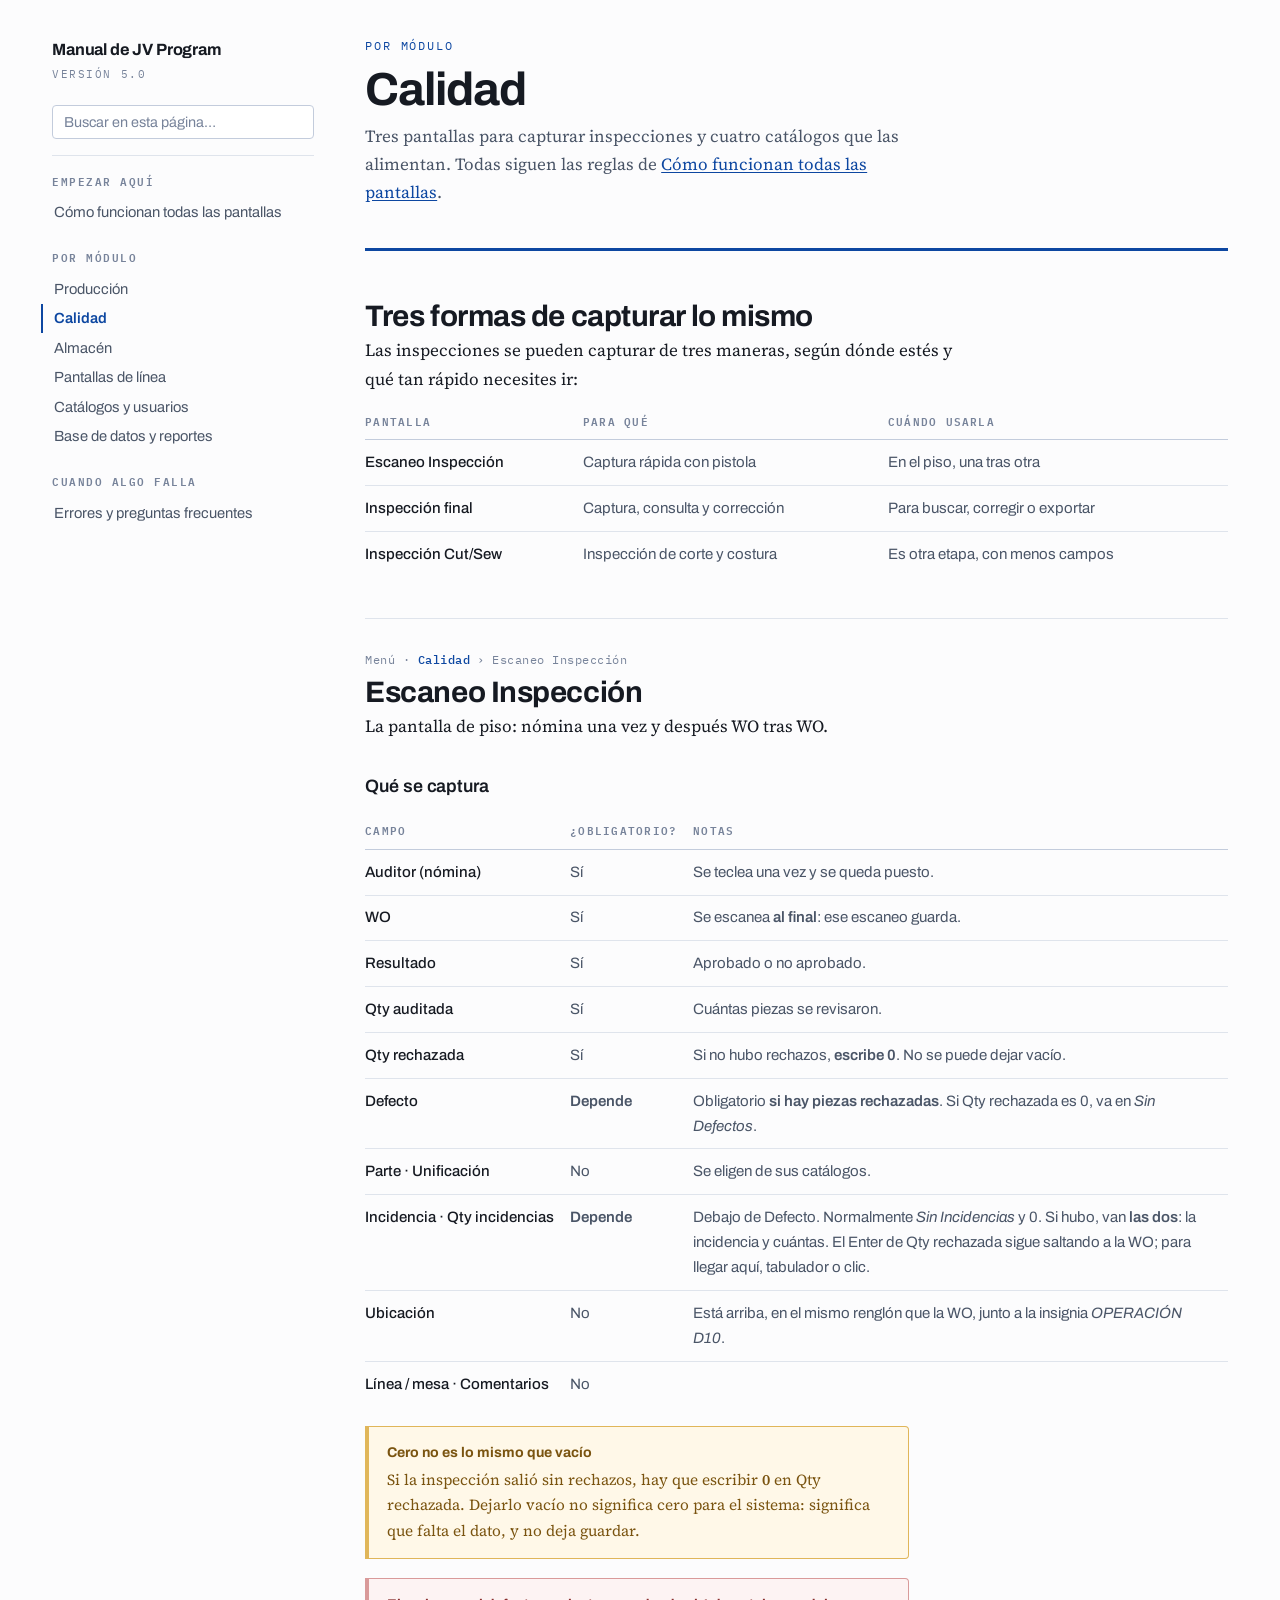
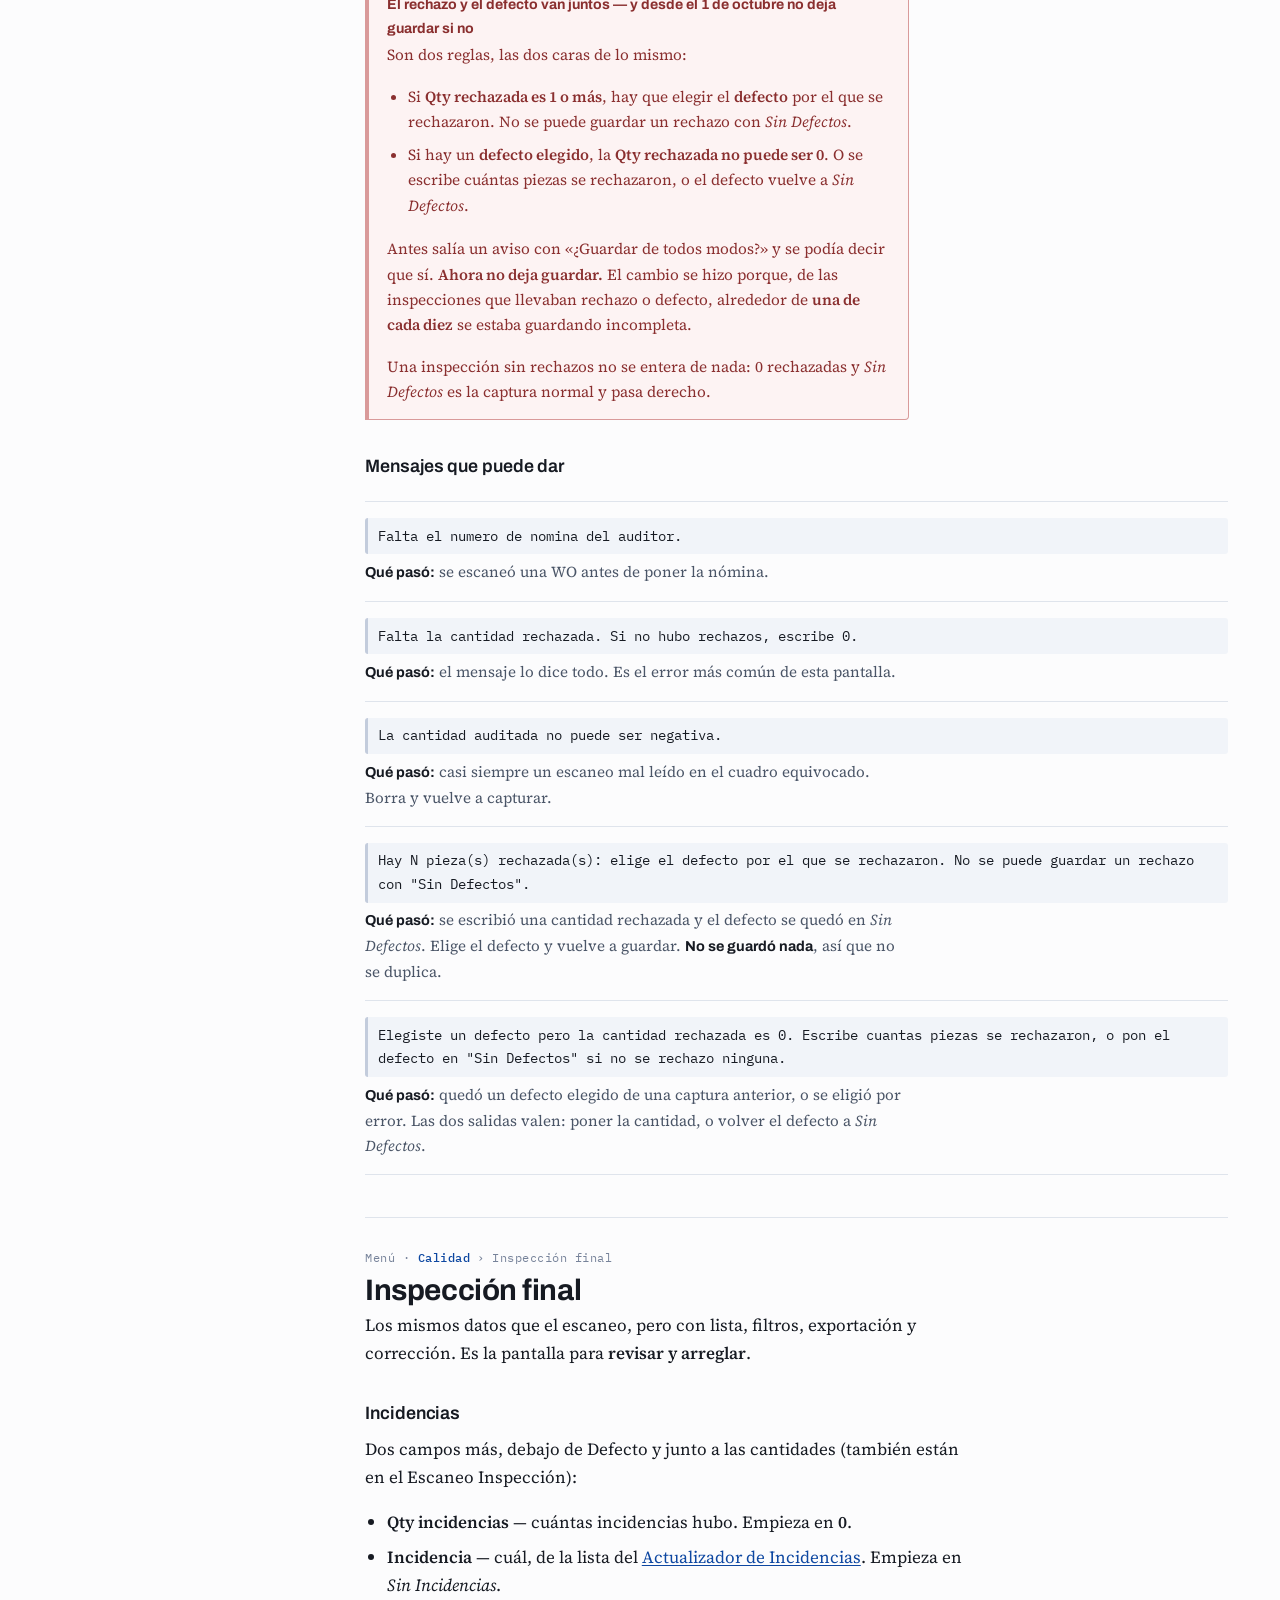
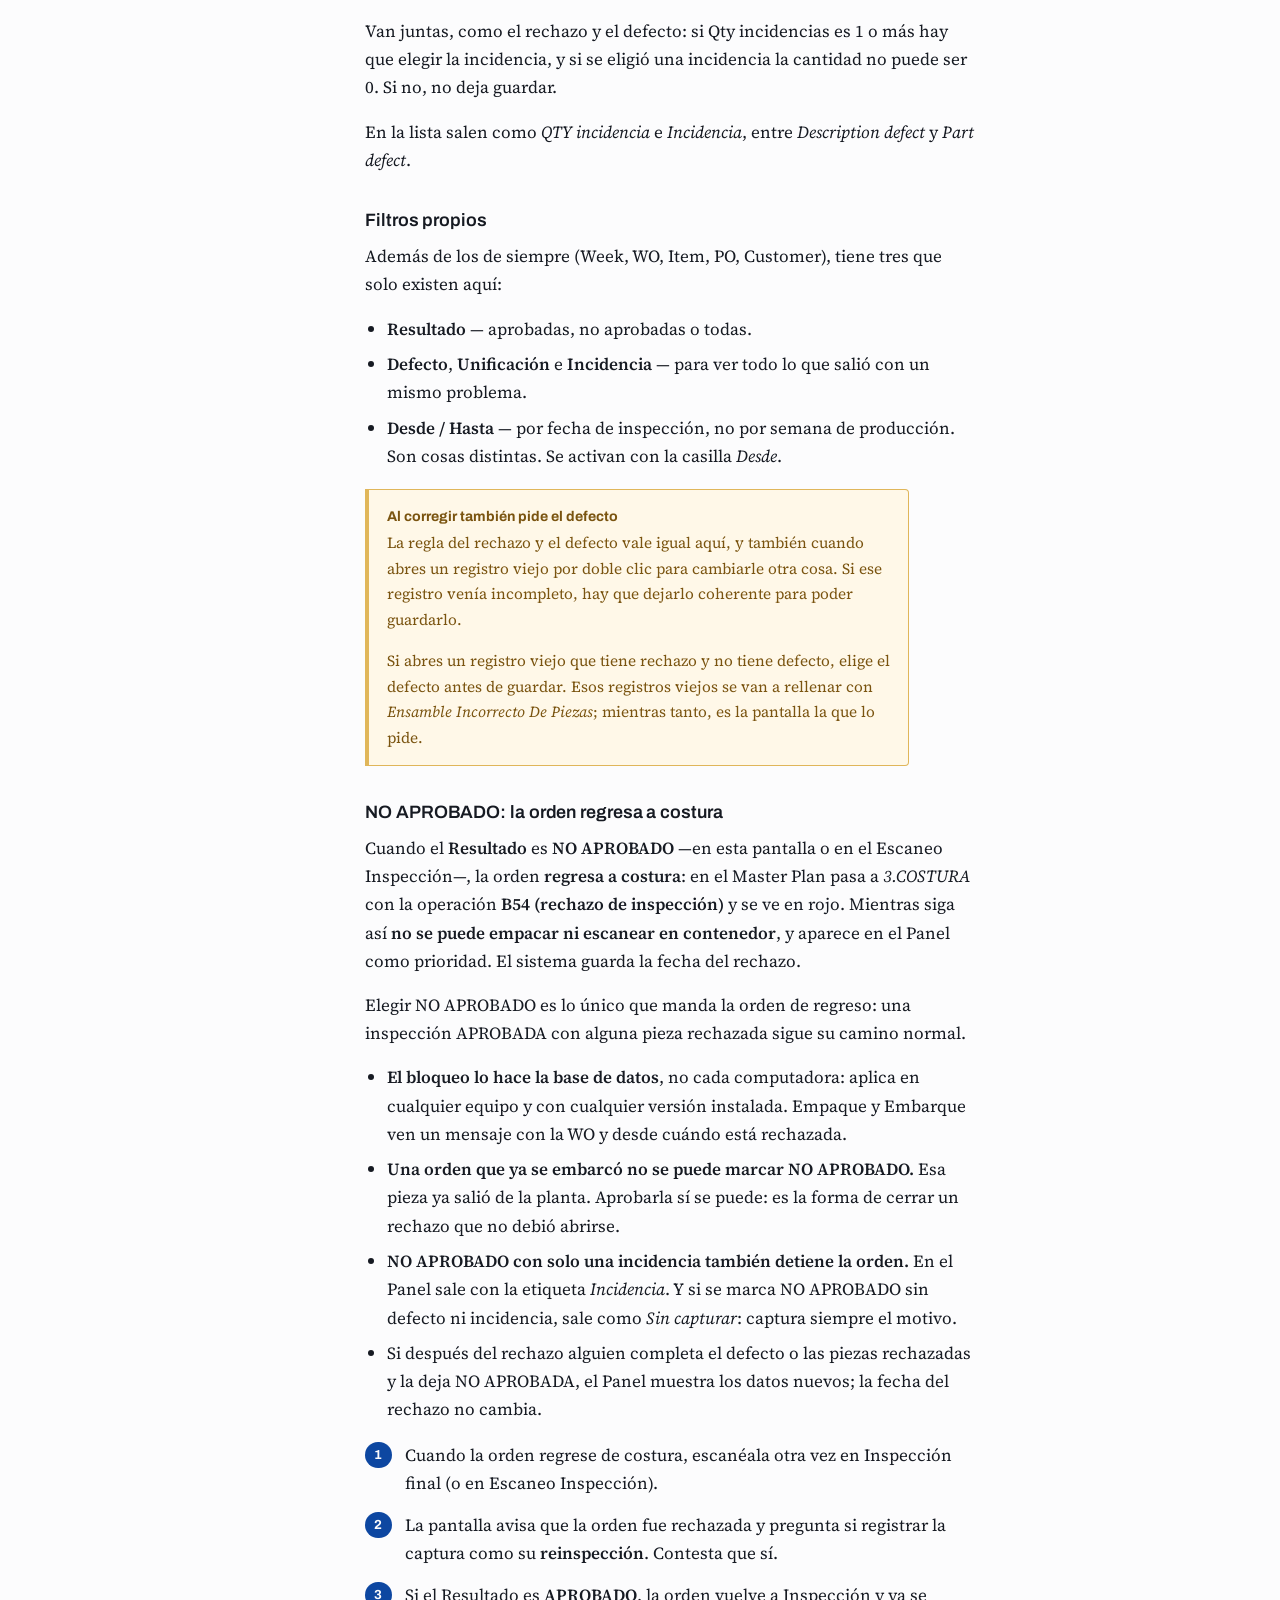
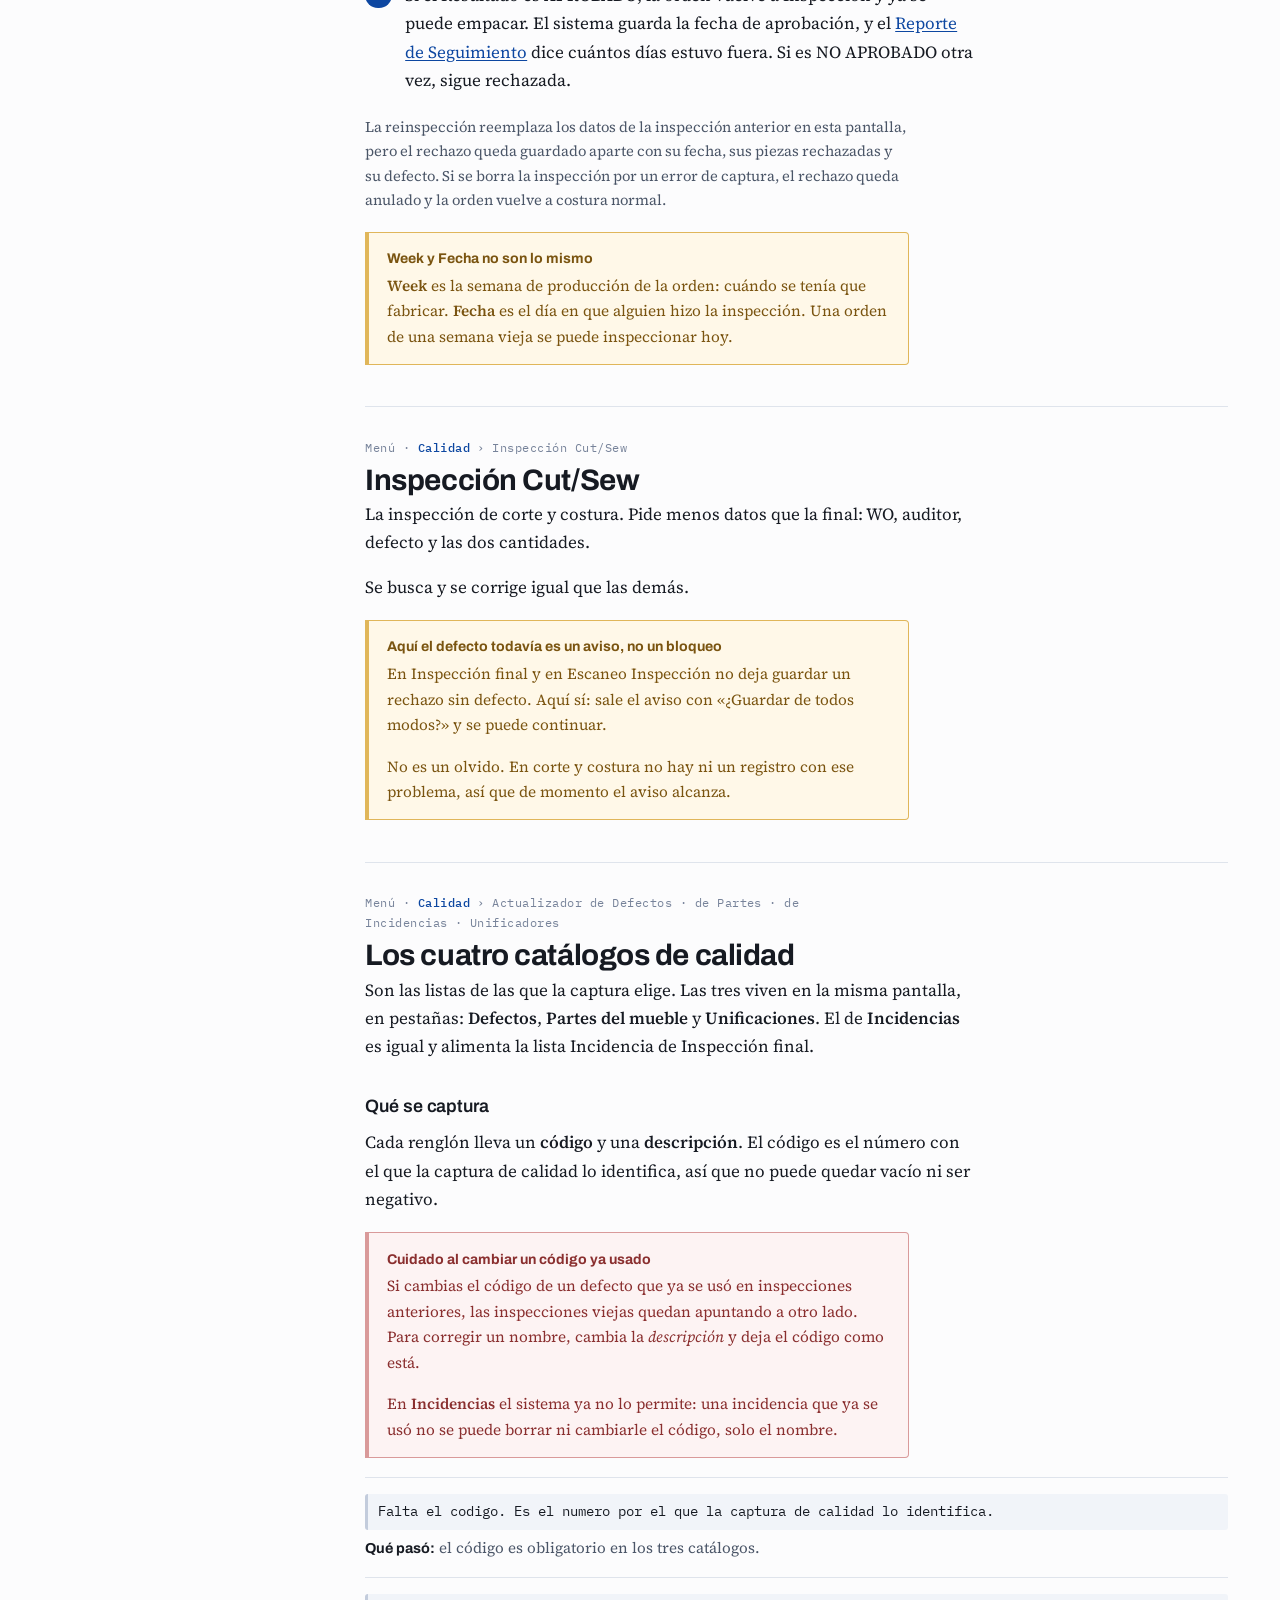
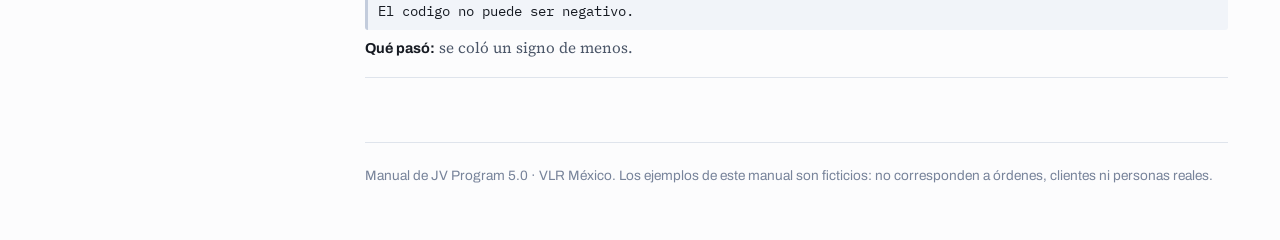
<file: calidad.html>
<!doctype html>
<html lang="es">
<head>
<meta charset="utf-8">
<meta name="viewport" content="width=device-width,initial-scale=1">
<title>Calidad · Manual de JV Program</title>
<meta name="description" content="Inspecciones de calidad: captura, escaneo rápido y catálogos de defectos.">
<link rel="preconnect" href="https://fonts.googleapis.com">
<link rel="preconnect" href="https://fonts.gstatic.com" crossorigin>
<link rel="stylesheet" href="https://fonts.googleapis.com/css2?family=Archivo:wght@600;700&family=IBM+Plex+Mono:wght@400;500;600&family=Source+Serif+4:opsz,wght@8..60,400;8..60,600&display=swap">
<link rel="stylesheet" href="estilo.css">
</head>
<body>
<div class="envoltura">

<aside class="lado">
  <a class="titulo" href="index.html">Manual de JV&nbsp;Program</a>
  <div class="sub">Versión 5.0</div>
  <input type="search" id="buscar" placeholder="Buscar en esta página…" aria-label="Buscar en esta página">
  <nav aria-label="Índice">
    <h4>Empezar aquí</h4>
    <a href="index.html">Cómo funcionan todas las pantallas</a>
    <h4>Por módulo</h4>
    <a href="produccion.html">Producción</a>
    <a class="aqui" href="calidad.html">Calidad</a>
    <a href="almacen.html">Almacén</a>
    <a href="lineas.html">Pantallas de línea</a>
    <a href="catalogos.html">Catálogos y usuarios</a>
    <a href="datos.html">Base de datos y reportes</a>
    <h4>Cuando algo falla</h4>
    <a href="preguntas.html">Errores y preguntas frecuentes</a>
  </nav>
</aside>

<main>
  <div class="portada">
    <p class="eyebrow">Por módulo</p>
    <h1>Calidad</h1>
    <p class="entrada">Tres pantallas para capturar inspecciones y cuatro catálogos que las
      alimentan. Todas siguen las reglas de
      <a href="index.html">Cómo funcionan todas las pantallas</a>.</p>
  </div>

  <h2 id="tres-formas">Tres formas de capturar lo mismo</h2>
  <p>Las inspecciones se pueden capturar de tres maneras, según dónde estés y qué tan
    rápido necesites ir:</p>
  <div class="tabla-caja">
  <table>
    <thead><tr><th>Pantalla</th><th>Para qué</th><th>Cuándo usarla</th></tr></thead>
    <tbody>
      <tr><td>Escaneo Inspección</td><td>Captura rápida con pistola</td><td>En el piso, una tras otra</td></tr>
      <tr><td>Inspección final</td><td>Captura, consulta y corrección</td><td>Para buscar, corregir o exportar</td></tr>
      <tr><td>Inspección Cut/Sew</td><td>Inspección de corte y costura</td><td>Es otra etapa, con menos campos</td></tr>
    </tbody>
  </table>
  </div>

  <!-- ===================================================== -->
  <div class="pantalla" id="escaneo-inspeccion">
    <p class="ruta">Menú · <b>Calidad</b> › Escaneo Inspección</p>
    <h2 style="margin-top:0">Escaneo Inspección</h2>
    <p>La pantalla de piso: nómina una vez y después WO tras WO.</p>

    <h3>Qué se captura</h3>
    <div class="tabla-caja">
    <table>
      <thead><tr><th>Campo</th><th>¿Obligatorio?</th><th>Notas</th></tr></thead>
      <tbody>
        <tr><td>Auditor (nómina)</td><td>Sí</td><td>Se teclea una vez y se queda puesto.</td></tr>
        <tr><td>WO</td><td>Sí</td><td>Se escanea <strong>al final</strong>: ese escaneo guarda.</td></tr>
        <tr><td>Resultado</td><td>Sí</td><td>Aprobado o no aprobado.</td></tr>
        <tr><td>Qty auditada</td><td>Sí</td><td>Cuántas piezas se revisaron.</td></tr>
        <tr><td>Qty rechazada</td><td>Sí</td><td>Si no hubo rechazos, <strong>escribe 0</strong>. No se puede dejar vacío.</td></tr>
        <tr><td>Defecto</td><td><strong>Depende</strong></td><td>Obligatorio <strong>si hay piezas
            rechazadas</strong>. Si Qty rechazada es 0, va en <em>Sin Defectos</em>.</td></tr>
        <tr><td>Parte · Unificación</td><td>No</td><td>Se eligen de sus catálogos.</td></tr>
        <tr><td>Incidencia · Qty incidencias</td><td><strong>Depende</strong></td><td>Debajo de Defecto.
            Normalmente <em>Sin Incidencias</em> y 0. Si hubo, van <strong>las dos</strong>: la
            incidencia y cuántas. El Enter de Qty rechazada sigue saltando a la WO; para llegar aquí,
            tabulador o clic.</td></tr>
        <tr><td>Ubicación</td><td>No</td><td>Está arriba, en el mismo renglón que la WO,
            junto a la insignia <em>OPERACIÓN D10</em>.</td></tr>
        <tr><td>Línea / mesa · Comentarios</td><td>No</td><td></td></tr>
      </tbody>
    </table>
    </div>

    <div class="ojo">
      <b>Cero no es lo mismo que vacío</b>
      <p>Si la inspección salió sin rechazos, hay que escribir <strong>0</strong> en Qty
        rechazada. Dejarlo vacío no significa cero para el sistema: significa que falta el
        dato, y no deja guardar.</p>
    </div>

    <div class="yerro">
      <b>El rechazo y el defecto van juntos — y desde el 1 de octubre no deja guardar si no</b>
      <p>Son dos reglas, las dos caras de lo mismo:</p>
      <ul>
        <li>Si <strong>Qty rechazada es 1 o más</strong>, hay que elegir el <strong>defecto</strong>
          por el que se rechazaron. No se puede guardar un rechazo con <em>Sin Defectos</em>.</li>
        <li>Si hay un <strong>defecto elegido</strong>, la <strong>Qty rechazada no puede ser
          0</strong>. O se escribe cuántas piezas se rechazaron, o el defecto vuelve a
          <em>Sin Defectos</em>.</li>
      </ul>
      <p>Antes salía un aviso con «¿Guardar de todos modos?» y se podía decir que sí.
        <strong>Ahora no deja guardar.</strong> El cambio se hizo porque, de las inspecciones
        que llevaban rechazo o defecto, alrededor de <strong>una de cada diez</strong> se
        estaba guardando incompleta.</p>
      <p>Una inspección sin rechazos no se entera de nada: 0 rechazadas y <em>Sin Defectos</em>
        es la captura normal y pasa derecho.</p>
    </div>

    <h3>Mensajes que puede dar</h3>
    <div class="mensajes">
      <div class="mensaje">
        <div class="dice">Falta el numero de nomina del auditor.</div>
        <p class="quiere"><b>Qué pasó:</b> se escaneó una WO antes de poner la nómina.</p>
      </div>
      <div class="mensaje">
        <div class="dice">Falta la cantidad rechazada. Si no hubo rechazos, escribe 0.</div>
        <p class="quiere"><b>Qué pasó:</b> el mensaje lo dice todo. Es el error más común de
          esta pantalla.</p>
      </div>
      <div class="mensaje">
        <div class="dice">La cantidad auditada no puede ser negativa.</div>
        <p class="quiere"><b>Qué pasó:</b> casi siempre un escaneo mal leído en el cuadro
          equivocado. Borra y vuelve a capturar.</p>
      </div>
      <div class="mensaje">
        <div class="dice">Hay N pieza(s) rechazada(s): elige el defecto por el que se rechazaron.
          No se puede guardar un rechazo con "Sin Defectos".</div>
        <p class="quiere"><b>Qué pasó:</b> se escribió una cantidad rechazada y el defecto se
          quedó en <em>Sin Defectos</em>. Elige el defecto y vuelve a guardar. <b>No se guardó
          nada</b>, así que no se duplica.</p>
      </div>
      <div class="mensaje">
        <div class="dice">Elegiste un defecto pero la cantidad rechazada es 0. Escribe cuantas
          piezas se rechazaron, o pon el defecto en "Sin Defectos" si no se rechazo ninguna.</div>
        <p class="quiere"><b>Qué pasó:</b> quedó un defecto elegido de una captura anterior, o
          se eligió por error. Las dos salidas valen: poner la cantidad, o volver el defecto a
          <em>Sin Defectos</em>.</p>
      </div>
    </div>
  </div>

  <!-- ===================================================== -->
  <div class="pantalla" id="inspeccion-final">
    <p class="ruta">Menú · <b>Calidad</b> › Inspección final</p>
    <h2 style="margin-top:0">Inspección final</h2>
    <p>Los mismos datos que el escaneo, pero con lista, filtros, exportación y corrección.
      Es la pantalla para <strong>revisar y arreglar</strong>.</p>

    <h3>Incidencias</h3>
    <p>Dos campos más, debajo de Defecto y junto a las cantidades (también están en el Escaneo
      Inspección):</p>
    <ul>
      <li><strong>Qty incidencias</strong> — cuántas incidencias hubo. Empieza en <strong>0</strong>.</li>
      <li><strong>Incidencia</strong> — cuál, de la lista del
        <a href="#catalogos-calidad">Actualizador de Incidencias</a>. Empieza en <em>Sin Incidencias</em>.</li>
    </ul>
    <p>Van juntas, como el rechazo y el defecto: si Qty incidencias es 1 o más hay que elegir la
      incidencia, y si se eligió una incidencia la cantidad no puede ser 0. Si no, no deja guardar.</p>
    <p>En la lista salen como <em>QTY incidencia</em> e <em>Incidencia</em>, entre
      <em>Description defect</em> y <em>Part defect</em>.</p>

    <h3>Filtros propios</h3>
    <p>Además de los de siempre (Week, WO, Item, PO, Customer), tiene tres que solo existen
      aquí:</p>
    <ul>
      <li><strong>Resultado</strong> — aprobadas, no aprobadas o todas.</li>
      <li><strong>Defecto</strong>, <strong>Unificación</strong> e <strong>Incidencia</strong> — para
        ver todo lo que salió con un mismo problema.</li>
      <li><strong>Desde / Hasta</strong> — por fecha de inspección, no por semana de producción. Son
        cosas distintas. Se activan con la casilla <em>Desde</em>.</li>
    </ul>

    <div class="ojo">
      <b>Al corregir también pide el defecto</b>
      <p>La regla del rechazo y el defecto vale igual aquí, y también cuando abres un registro
        viejo por doble clic para cambiarle otra cosa. Si ese registro venía incompleto, hay que
        dejarlo coherente para poder guardarlo.</p>
      <p>Si abres un registro viejo que tiene rechazo y no tiene defecto, elige el defecto
        antes de guardar. Esos registros viejos se van a rellenar con <em>Ensamble Incorrecto
        De Piezas</em>; mientras tanto, es la pantalla la que lo pide.</p>
    </div>

    <h3 id="no-aprobado">NO APROBADO: la orden regresa a costura</h3>
    <p>Cuando el <strong>Resultado</strong> es <strong>NO APROBADO</strong> —en esta pantalla o en
      el Escaneo Inspección—, la orden <strong>regresa a costura</strong>: en el Master Plan pasa a
      <em>3.COSTURA</em> con la operación <strong>B54 (rechazo de inspección)</strong> y se ve en rojo.
      Mientras siga así <strong>no se puede empacar ni escanear en contenedor</strong>, y aparece en el Panel como prioridad.
      El sistema guarda la fecha del rechazo.</p>
    <p>Elegir NO APROBADO es lo único que manda la orden de regreso: una inspección APROBADA con
      alguna pieza rechazada sigue su camino normal.</p>
    <ul>
      <li><strong>El bloqueo lo hace la base de datos</strong>, no cada computadora: aplica en cualquier equipo
        y con cualquier versión instalada. Empaque y Embarque ven un mensaje con la WO y desde cuándo está
        rechazada.</li>
      <li><strong>Una orden que ya se embarcó no se puede marcar NO APROBADO.</strong> Esa pieza ya salió de la
        planta. Aprobarla sí se puede: es la forma de cerrar un rechazo que no debió abrirse.</li>
      <li><strong>NO APROBADO con solo una incidencia también detiene la orden.</strong> En el Panel sale con la
        etiqueta <em>Incidencia</em>. Y si se marca NO APROBADO sin defecto ni incidencia, sale como
        <em>Sin capturar</em>: captura siempre el motivo.</li>
      <li>Si después del rechazo alguien completa el defecto o las piezas rechazadas y la deja NO APROBADA, el
        Panel muestra los datos nuevos; la fecha del rechazo no cambia.</li>
    </ul>
    <ol class="pasos">
      <li>Cuando la orden regrese de costura, escanéala otra vez en Inspección final (o en Escaneo
        Inspección).</li>
      <li>La pantalla avisa que la orden fue rechazada y pregunta si registrar la captura como su
        <strong>reinspección</strong>. Contesta que sí.</li>
      <li>Si el Resultado es <strong>APROBADO</strong>, la orden vuelve a Inspección y ya se puede
        empacar. El sistema guarda la fecha de aprobación, y el
        <a href="datos.html#reportes">Reporte de Seguimiento</a> dice cuántos días estuvo fuera.
        Si es NO APROBADO otra vez, sigue rechazada.</li>
    </ol>
    <p class="chico">La reinspección reemplaza los datos de la inspección anterior en esta pantalla,
      pero el rechazo queda guardado aparte con su fecha, sus piezas rechazadas y su defecto. Si se
      borra la inspección por un error de captura, el rechazo queda anulado y la orden vuelve a
      costura normal.</p>

    <div class="ojo">
      <b>Week y Fecha no son lo mismo</b>
      <p><strong>Week</strong> es la semana de producción de la orden: cuándo se tenía que
        fabricar. <strong>Fecha</strong> es el día en que alguien hizo la inspección. Una
        orden de una semana vieja se puede inspeccionar hoy.</p>
    </div>
  </div>

  <!-- ===================================================== -->
  <div class="pantalla" id="inspeccion-cutsew">
    <p class="ruta">Menú · <b>Calidad</b> › Inspección Cut/Sew</p>
    <h2 style="margin-top:0">Inspección Cut/Sew</h2>
    <p>La inspección de corte y costura. Pide menos datos que la final: WO, auditor, defecto
      y las dos cantidades.</p>
    <p>Se busca y se corrige igual que las demás.</p>

    <div class="ojo">
      <b>Aquí el defecto todavía es un aviso, no un bloqueo</b>
      <p>En Inspección final y en Escaneo Inspección no deja guardar un rechazo sin defecto.
        Aquí sí: sale el aviso con «¿Guardar de todos modos?» y se puede continuar.</p>
      <p>No es un olvido. En corte y costura no hay ni un registro con ese problema, así que
        de momento el aviso alcanza.</p>
    </div>
  </div>

  <!-- ===================================================== -->
  <div class="pantalla" id="catalogos-calidad">
    <p class="ruta">Menú · <b>Calidad</b> › Actualizador de Defectos · de Partes · de Incidencias · Unificadores</p>
    <h2 style="margin-top:0">Los cuatro catálogos de calidad</h2>
    <p>Son las listas de las que la captura elige. Las tres viven en la misma pantalla,
      en pestañas: <strong>Defectos</strong>, <strong>Partes del mueble</strong> y
      <strong>Unificaciones</strong>. El de <strong>Incidencias</strong> es igual y alimenta la
      lista Incidencia de Inspección final.</p>

    <h3>Qué se captura</h3>
    <p>Cada renglón lleva un <strong>código</strong> y una <strong>descripción</strong>. El
      código es el número con el que la captura de calidad lo identifica, así que no puede
      quedar vacío ni ser negativo.</p>

    <div class="yerro">
      <b>Cuidado al cambiar un código ya usado</b>
      <p>Si cambias el código de un defecto que ya se usó en inspecciones anteriores, las
        inspecciones viejas quedan apuntando a otro lado. Para corregir un nombre, cambia la
        <em>descripción</em> y deja el código como está.</p>
      <p>En <strong>Incidencias</strong> el sistema ya no lo permite: una incidencia que ya se usó no
        se puede borrar ni cambiarle el código, solo el nombre.</p>
    </div>

    <div class="mensajes">
      <div class="mensaje">
        <div class="dice">Falta el codigo. Es el numero por el que la captura de calidad lo identifica.</div>
        <p class="quiere"><b>Qué pasó:</b> el código es obligatorio en los tres catálogos.</p>
      </div>
      <div class="mensaje">
        <div class="dice">El codigo no puede ser negativo.</div>
        <p class="quiere"><b>Qué pasó:</b> se coló un signo de menos.</p>
      </div>
    </div>
  </div>
  <div id="sinresultados">No hay nada con esa palabra en esta página.</div>

  <footer>
    <p>Manual de JV Program 5.0 · VLR México. Los ejemplos de este manual son ficticios:
      no corresponden a órdenes, clientes ni personas reales.</p>
  </footer>
</main>

</div>
<script src="buscar.js"></script>
</body>
</html>
</file>
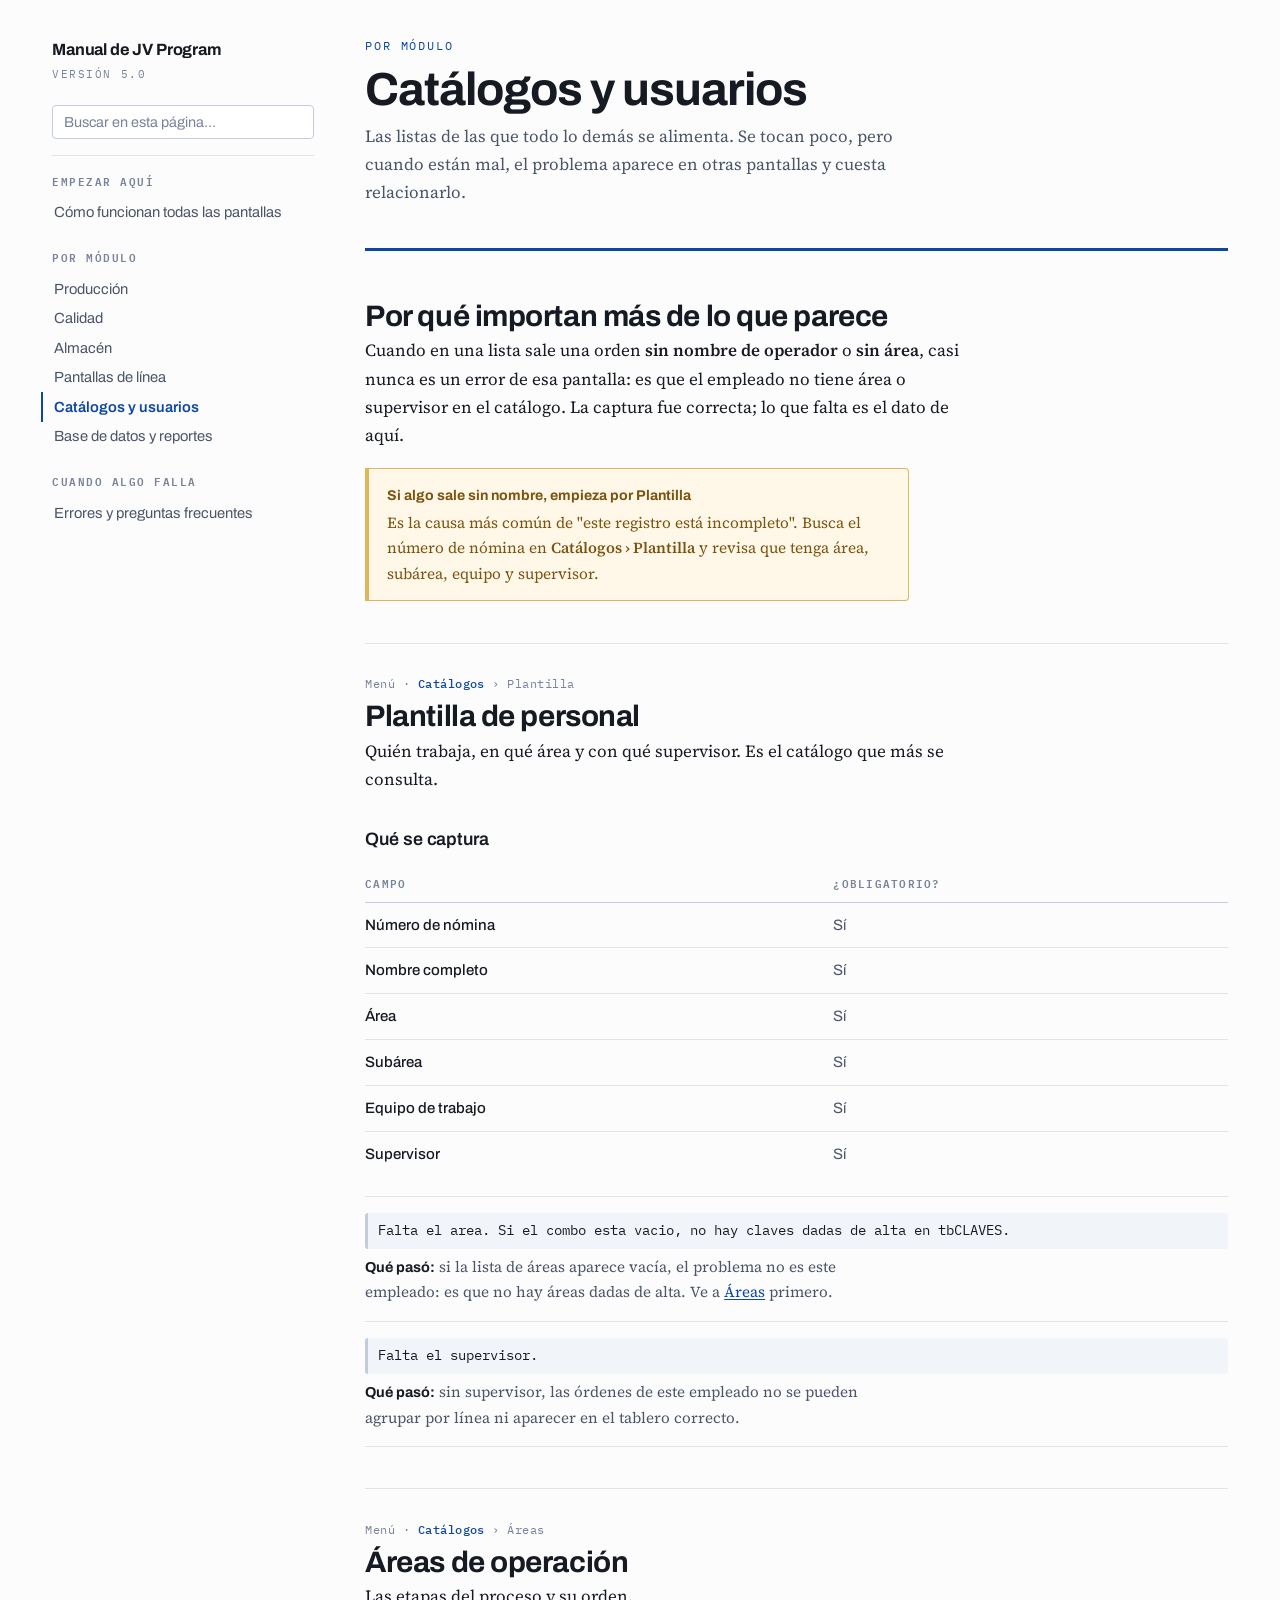
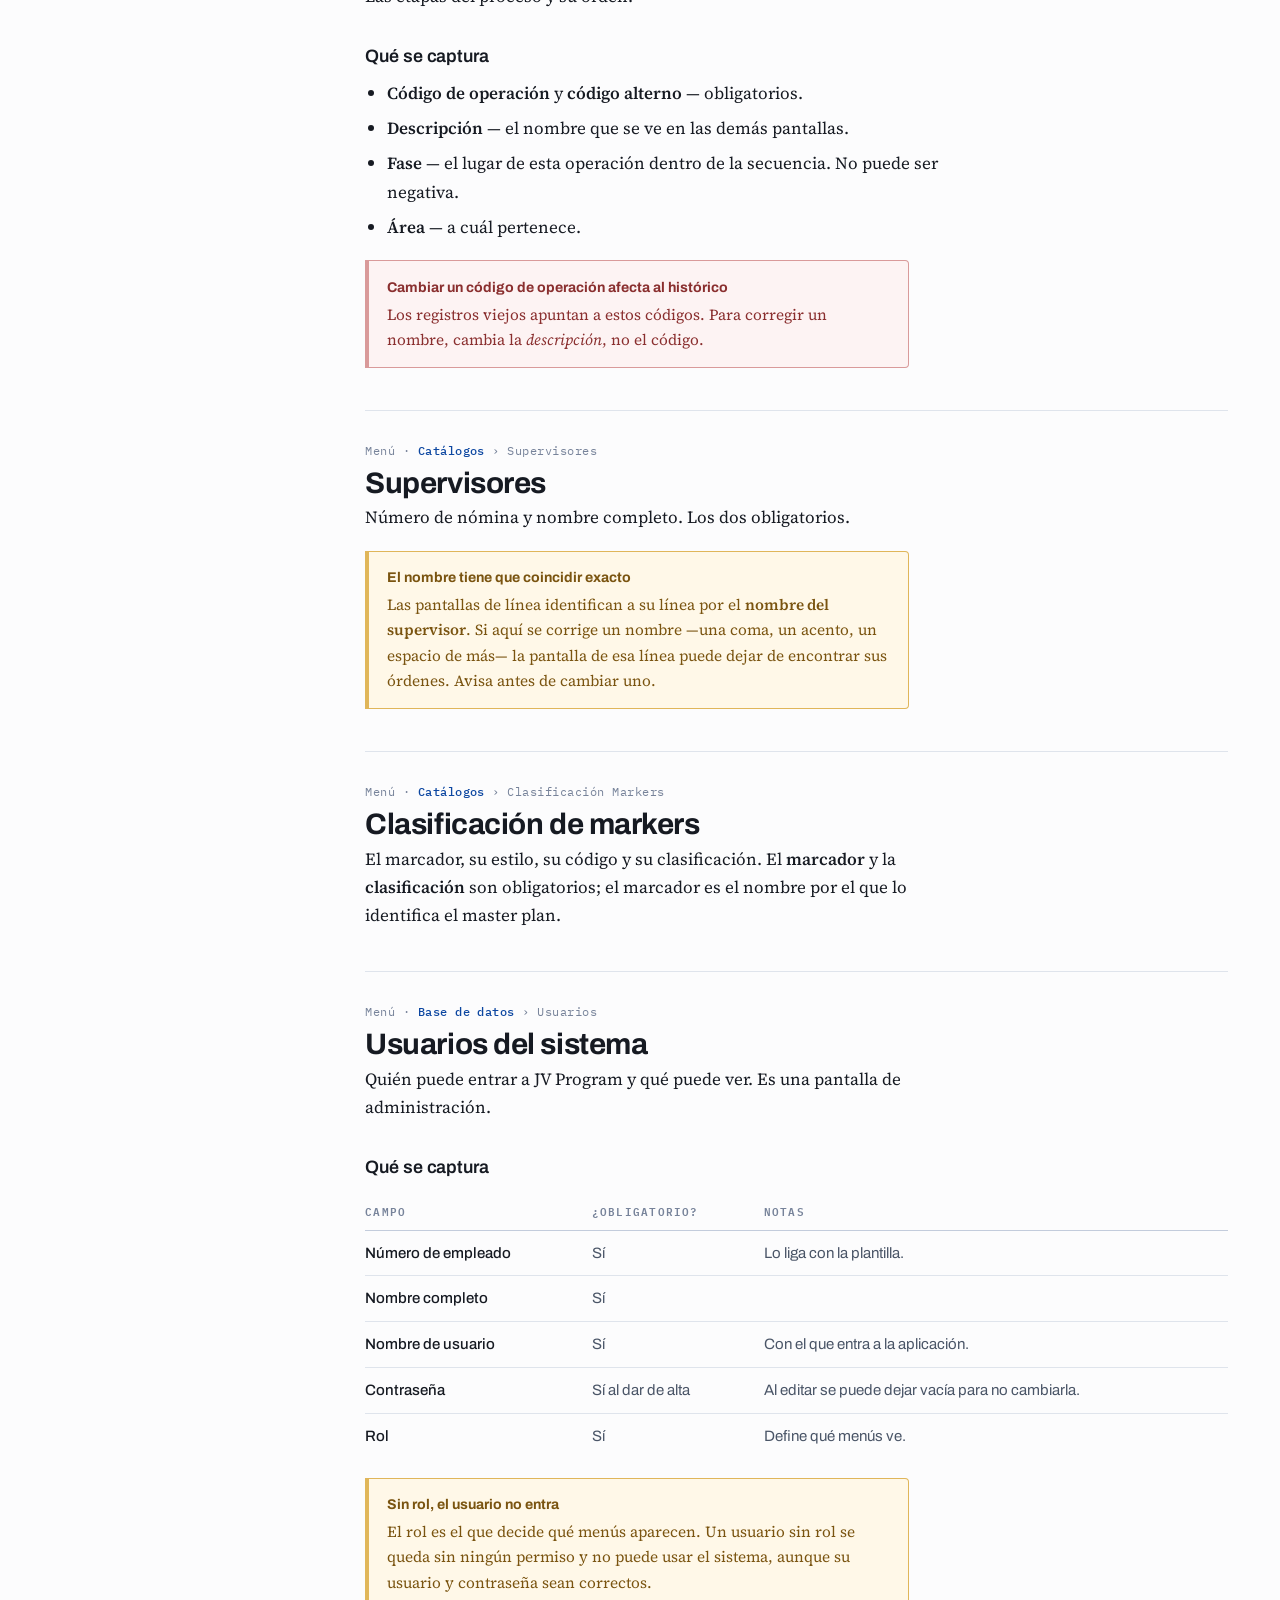
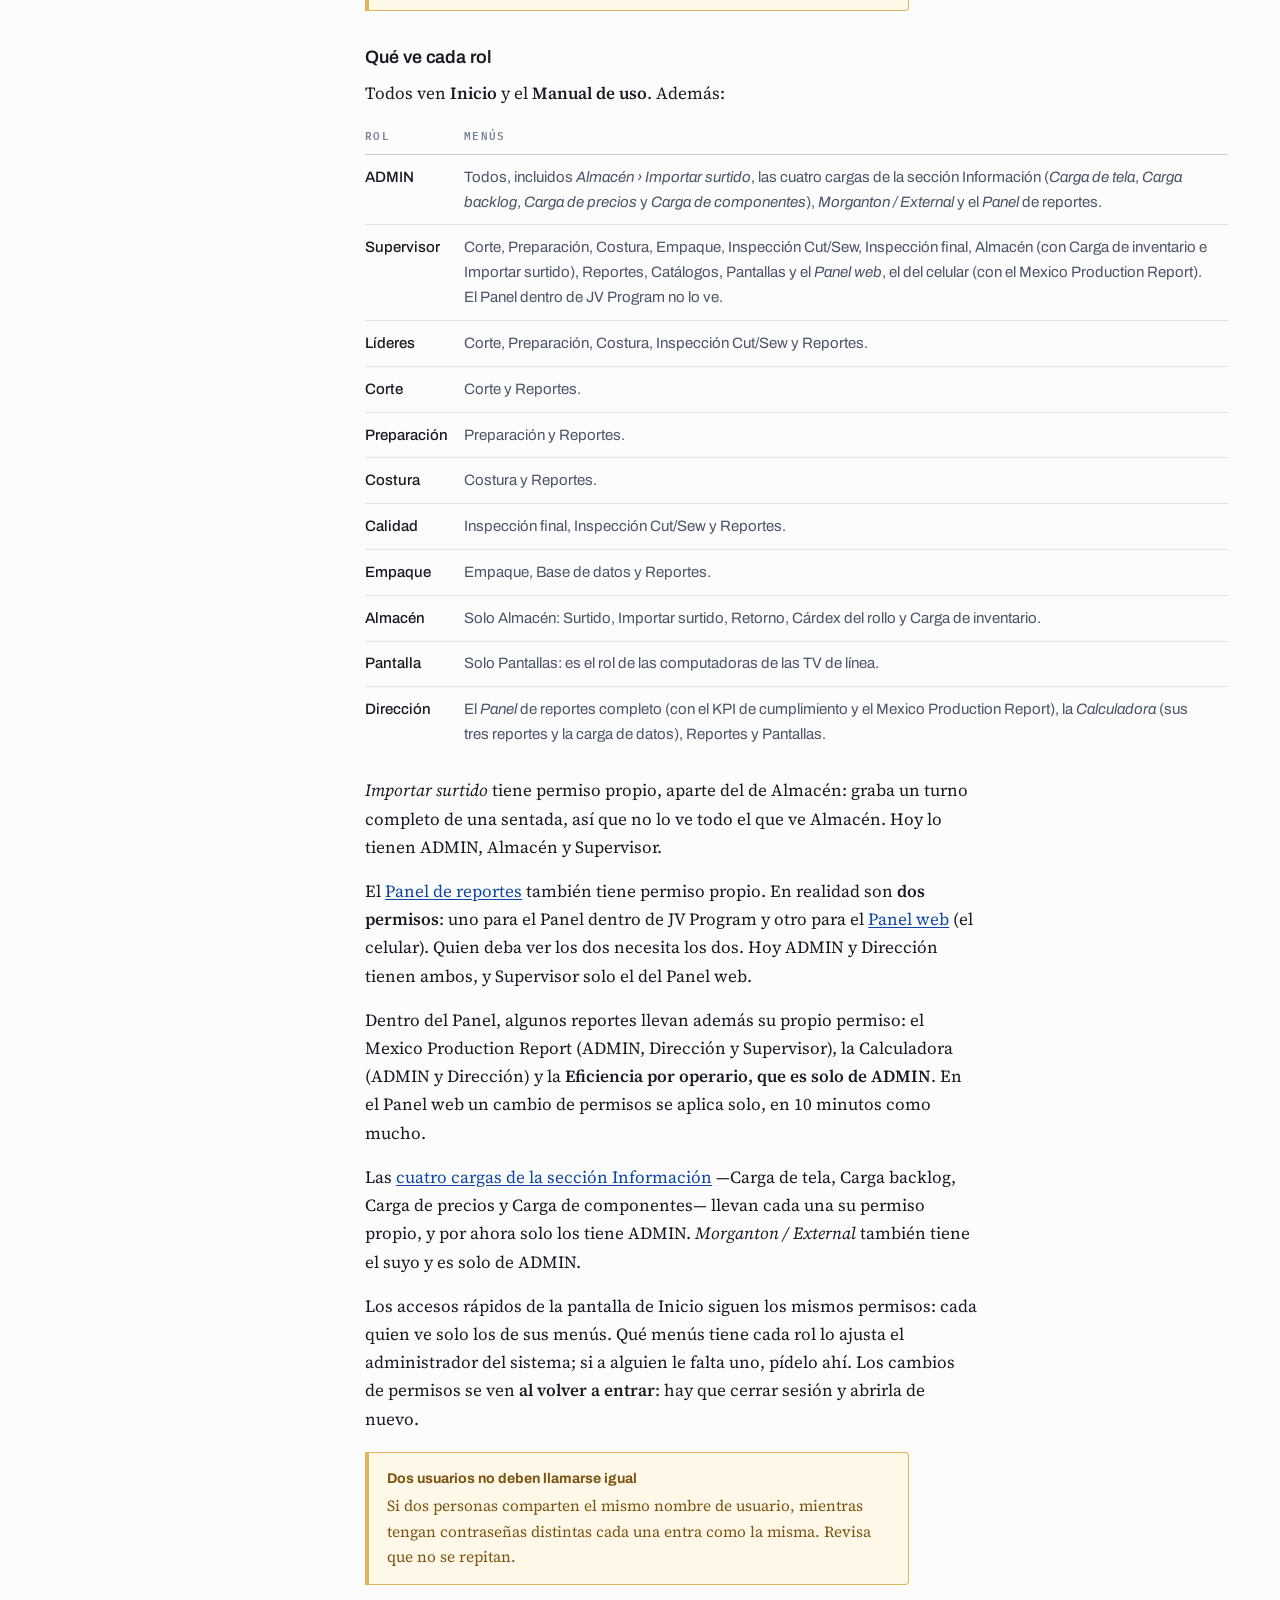
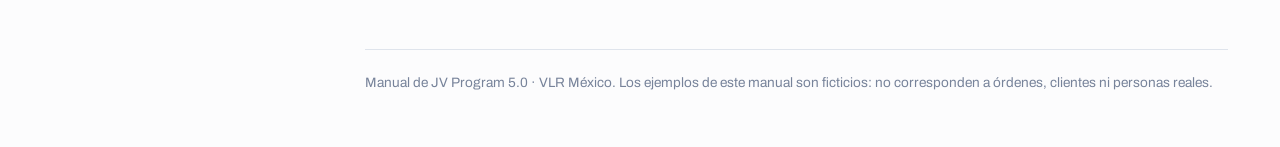
<file: catalogos.html>
<!doctype html>
<html lang="es">
<head>
<meta charset="utf-8">
<meta name="viewport" content="width=device-width,initial-scale=1">
<title>Catálogos y usuarios · Manual de JV Program</title>
<meta name="description" content="Plantilla de personal, áreas, supervisores, markers y usuarios del sistema.">
<link rel="preconnect" href="https://fonts.googleapis.com">
<link rel="preconnect" href="https://fonts.gstatic.com" crossorigin>
<link rel="stylesheet" href="https://fonts.googleapis.com/css2?family=Archivo:wght@600;700&family=IBM+Plex+Mono:wght@400;500;600&family=Source+Serif+4:opsz,wght@8..60,400;8..60,600&display=swap">
<link rel="stylesheet" href="estilo.css">
</head>
<body>
<div class="envoltura">

<aside class="lado">
  <a class="titulo" href="index.html">Manual de JV&nbsp;Program</a>
  <div class="sub">Versión 5.0</div>
  <input type="search" id="buscar" placeholder="Buscar en esta página…" aria-label="Buscar en esta página">
  <nav aria-label="Índice">
    <h4>Empezar aquí</h4>
    <a href="index.html">Cómo funcionan todas las pantallas</a>
    <h4>Por módulo</h4>
    <a href="produccion.html">Producción</a>
    <a href="calidad.html">Calidad</a>
    <a href="almacen.html">Almacén</a>
    <a href="lineas.html">Pantallas de línea</a>
    <a class="aqui" href="catalogos.html">Catálogos y usuarios</a>
    <a href="datos.html">Base de datos y reportes</a>
    <h4>Cuando algo falla</h4>
    <a href="preguntas.html">Errores y preguntas frecuentes</a>
  </nav>
</aside>

<main>
  <div class="portada">
    <p class="eyebrow">Por módulo</p>
    <h1>Catálogos y usuarios</h1>
    <p class="entrada">Las listas de las que todo lo demás se alimenta. Se tocan poco, pero
      cuando están mal, el problema aparece en otras pantallas y cuesta relacionarlo.</p>
  </div>

  <h2 id="por-que-importan">Por qué importan más de lo que parece</h2>
  <p>Cuando en una lista sale una orden <strong>sin nombre de operador</strong> o
    <strong>sin área</strong>, casi nunca es un error de esa pantalla: es que el empleado no
    tiene área o supervisor en el catálogo. La captura fue correcta; lo que falta es el dato
    de aquí.</p>

  <div class="ojo">
    <b>Si algo sale sin nombre, empieza por Plantilla</b>
    <p>Es la causa más común de "este registro está incompleto". Busca el número de nómina en
      <strong>Catálogos › Plantilla</strong> y revisa que tenga área, subárea, equipo y
      supervisor.</p>
  </div>

  <div class="pantalla" id="plantilla">
    <p class="ruta">Menú · <b>Catálogos</b> › Plantilla</p>
    <h2 style="margin-top:0">Plantilla de personal</h2>
    <p>Quién trabaja, en qué área y con qué supervisor. Es el catálogo que más se consulta.</p>
    <h3>Qué se captura</h3>
    <div class="tabla-caja">
    <table>
      <thead><tr><th>Campo</th><th>¿Obligatorio?</th></tr></thead>
      <tbody>
        <tr><td>Número de nómina</td><td>Sí</td></tr>
        <tr><td>Nombre completo</td><td>Sí</td></tr>
        <tr><td>Área</td><td>Sí</td></tr>
        <tr><td>Subárea</td><td>Sí</td></tr>
        <tr><td>Equipo de trabajo</td><td>Sí</td></tr>
        <tr><td>Supervisor</td><td>Sí</td></tr>
      </tbody>
    </table>
    </div>
    <div class="mensajes">
      <div class="mensaje">
        <div class="dice">Falta el area. Si el combo esta vacio, no hay claves dadas de alta en tbCLAVES.</div>
        <p class="quiere"><b>Qué pasó:</b> si la lista de áreas aparece vacía, el problema no
          es este empleado: es que no hay áreas dadas de alta. Ve a
          <a href="#areas">Áreas</a> primero.</p>
      </div>
      <div class="mensaje">
        <div class="dice">Falta el supervisor.</div>
        <p class="quiere"><b>Qué pasó:</b> sin supervisor, las órdenes de este empleado no se
          pueden agrupar por línea ni aparecer en el tablero correcto.</p>
      </div>
    </div>
  </div>

  <div class="pantalla" id="areas">
    <p class="ruta">Menú · <b>Catálogos</b> › Áreas</p>
    <h2 style="margin-top:0">Áreas de operación</h2>
    <p>Las etapas del proceso y su orden.</p>
    <h3>Qué se captura</h3>
    <ul>
      <li><strong>Código de operación</strong> y <strong>código alterno</strong> — obligatorios.</li>
      <li><strong>Descripción</strong> — el nombre que se ve en las demás pantallas.</li>
      <li><strong>Fase</strong> — el lugar de esta operación dentro de la secuencia. No puede
        ser negativa.</li>
      <li><strong>Área</strong> — a cuál pertenece.</li>
    </ul>
    <div class="yerro">
      <b>Cambiar un código de operación afecta al histórico</b>
      <p>Los registros viejos apuntan a estos códigos. Para corregir un nombre, cambia la
        <em>descripción</em>, no el código.</p>
    </div>
  </div>

  <div class="pantalla" id="supervisores">
    <p class="ruta">Menú · <b>Catálogos</b> › Supervisores</p>
    <h2 style="margin-top:0">Supervisores</h2>
    <p>Número de nómina y nombre completo. Los dos obligatorios.</p>
    <div class="ojo">
      <b>El nombre tiene que coincidir exacto</b>
      <p>Las pantallas de línea identifican a su línea por el <strong>nombre del
        supervisor</strong>. Si aquí se corrige un nombre —una coma, un acento, un espacio de
        más— la pantalla de esa línea puede dejar de encontrar sus órdenes. Avisa antes de
        cambiar uno.</p>
    </div>
  </div>

  <div class="pantalla" id="markers">
    <p class="ruta">Menú · <b>Catálogos</b> › Clasificación Markers</p>
    <h2 style="margin-top:0">Clasificación de markers</h2>
    <p>El marcador, su estilo, su código y su clasificación. El <strong>marcador</strong> y la
      <strong>clasificación</strong> son obligatorios; el marcador es el nombre por el que lo
      identifica el master plan.</p>
  </div>

  <div class="pantalla" id="usuarios">
    <p class="ruta">Menú · <b>Base de datos</b> › Usuarios</p>
    <h2 style="margin-top:0">Usuarios del sistema</h2>
    <p>Quién puede entrar a JV Program y qué puede ver. Es una pantalla de administración.</p>
    <h3>Qué se captura</h3>
    <div class="tabla-caja">
    <table>
      <thead><tr><th>Campo</th><th>¿Obligatorio?</th><th>Notas</th></tr></thead>
      <tbody>
        <tr><td>Número de empleado</td><td>Sí</td><td>Lo liga con la plantilla.</td></tr>
        <tr><td>Nombre completo</td><td>Sí</td><td></td></tr>
        <tr><td>Nombre de usuario</td><td>Sí</td><td>Con el que entra a la aplicación.</td></tr>
        <tr><td>Contraseña</td><td>Sí al dar de alta</td><td>Al editar se puede dejar vacía para no cambiarla.</td></tr>
        <tr><td>Rol</td><td>Sí</td><td>Define qué menús ve.</td></tr>
      </tbody>
    </table>
    </div>
    <div class="ojo">
      <b>Sin rol, el usuario no entra</b>
      <p>El rol es el que decide qué menús aparecen. Un usuario sin rol se queda sin ningún
        permiso y no puede usar el sistema, aunque su usuario y contraseña sean correctos.</p>
    </div>
    <h3>Qué ve cada rol</h3>
    <p>Todos ven <strong>Inicio</strong> y el <strong>Manual de uso</strong>. Además:</p>
    <div class="tabla-caja">
    <table>
      <thead><tr><th>Rol</th><th>Menús</th></tr></thead>
      <tbody>
        <tr><td>ADMIN</td><td>Todos, incluidos <em>Almacén › Importar surtido</em>, las cuatro cargas de la sección Información (<em>Carga de tela</em>, <em>Carga backlog</em>, <em>Carga de precios</em> y <em>Carga de componentes</em>), <em>Morganton / External</em> y el <em>Panel</em> de reportes.</td></tr>
        <tr><td>Supervisor</td><td>Corte, Preparación, Costura, Empaque, Inspección Cut/Sew,
            Inspección final, Almacén (con Carga de inventario e Importar surtido), Reportes, Catálogos,
            Pantallas y el <em>Panel web</em>, el del celular (con el Mexico Production Report). El Panel dentro de JV Program no lo ve.</td></tr>
        <tr><td>Líderes</td><td>Corte, Preparación, Costura, Inspección Cut/Sew y Reportes.</td></tr>
        <tr><td>Corte</td><td>Corte y Reportes.</td></tr>
        <tr><td>Preparación</td><td>Preparación y Reportes.</td></tr>
        <tr><td>Costura</td><td>Costura y Reportes.</td></tr>
        <tr><td>Calidad</td><td>Inspección final, Inspección Cut/Sew y Reportes.</td></tr>
        <tr><td>Empaque</td><td>Empaque, Base de datos y Reportes.</td></tr>
        <tr><td>Almacén</td><td>Solo Almacén: Surtido, Importar surtido, Retorno, Cárdex del
            rollo y Carga de inventario.</td></tr>
        <tr><td>Pantalla</td><td>Solo Pantallas: es el rol de las computadoras de las TV de
            línea.</td></tr>
        <tr><td>Dirección</td><td>El <em>Panel</em> de reportes completo (con el KPI de cumplimiento y el Mexico Production Report), la <em>Calculadora</em> (sus tres reportes y la carga de datos),
            Reportes y Pantallas.</td></tr>
      </tbody>
    </table>
    </div>
    <p><em>Importar surtido</em> tiene permiso propio, aparte del de Almacén: graba un turno
      completo de una sentada, así que no lo ve todo el que ve Almacén. Hoy lo tienen
      ADMIN, Almacén y Supervisor.</p>
    <p>El <a href="datos.html#panel">Panel de reportes</a> también tiene permiso propio. En realidad son <strong>dos permisos</strong>: uno para el Panel dentro de JV Program y otro para el
      <a href="datos.html#panel-celular">Panel web</a> (el celular). Quien deba ver los dos necesita los dos. Hoy
      ADMIN y Dirección tienen ambos, y Supervisor solo el del Panel web.</p>
    <p>Dentro del Panel, algunos reportes llevan además su propio permiso: el Mexico Production Report (ADMIN,
      Dirección y Supervisor), la Calculadora (ADMIN y Dirección) y la
      <strong>Eficiencia por operario, que es solo de ADMIN</strong>. En el Panel web un cambio de permisos se
      aplica solo, en 10 minutos como mucho.</p>
    <p>Las <a href="almacen.html#cargas">cuatro cargas de la sección Información</a> —Carga de
      tela, Carga backlog, Carga de precios y Carga de componentes— llevan cada una su permiso
      propio, y por ahora solo los tiene ADMIN. <em>Morganton / External</em> también tiene el suyo y es solo de ADMIN.</p>
    <p>Los accesos rápidos de la pantalla de Inicio siguen los mismos permisos: cada quien ve
      solo los de sus menús. Qué menús tiene cada rol lo ajusta el administrador del sistema;
      si a alguien le falta uno, pídelo ahí. Los cambios de permisos se ven
      <strong>al volver a entrar</strong>: hay que cerrar sesión y abrirla de nuevo.</p>

    <div class="ojo">
      <b>Dos usuarios no deben llamarse igual</b>
      <p>Si dos personas comparten el mismo nombre de usuario, mientras tengan contraseñas
        distintas cada una entra como la misma. Revisa que no se repitan.</p>
    </div>
  </div>
  <div id="sinresultados">No hay nada con esa palabra en esta página.</div>
  <footer>
    <p>Manual de JV Program 5.0 · VLR México. Los ejemplos de este manual son ficticios:
      no corresponden a órdenes, clientes ni personas reales.</p>
  </footer>
</main>
</div>
<script src="buscar.js"></script>
</body>
</html>
</file>
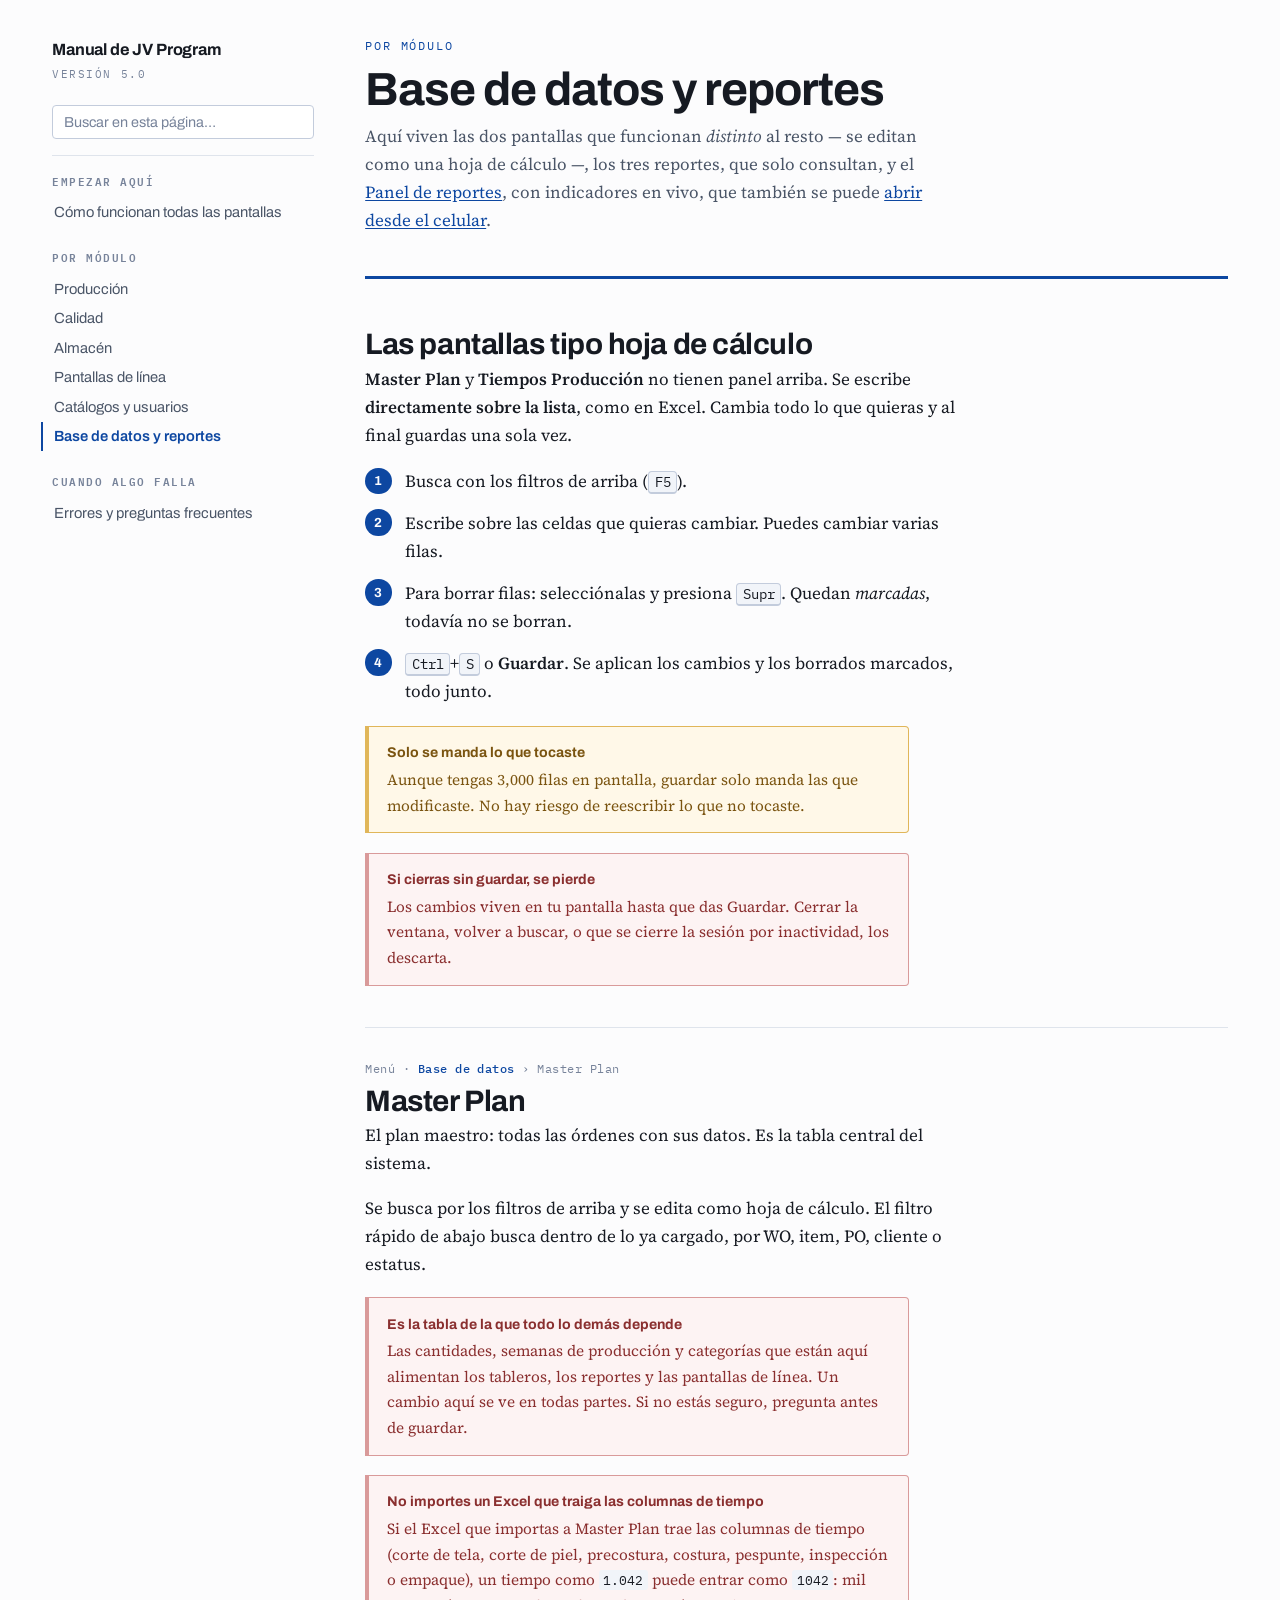
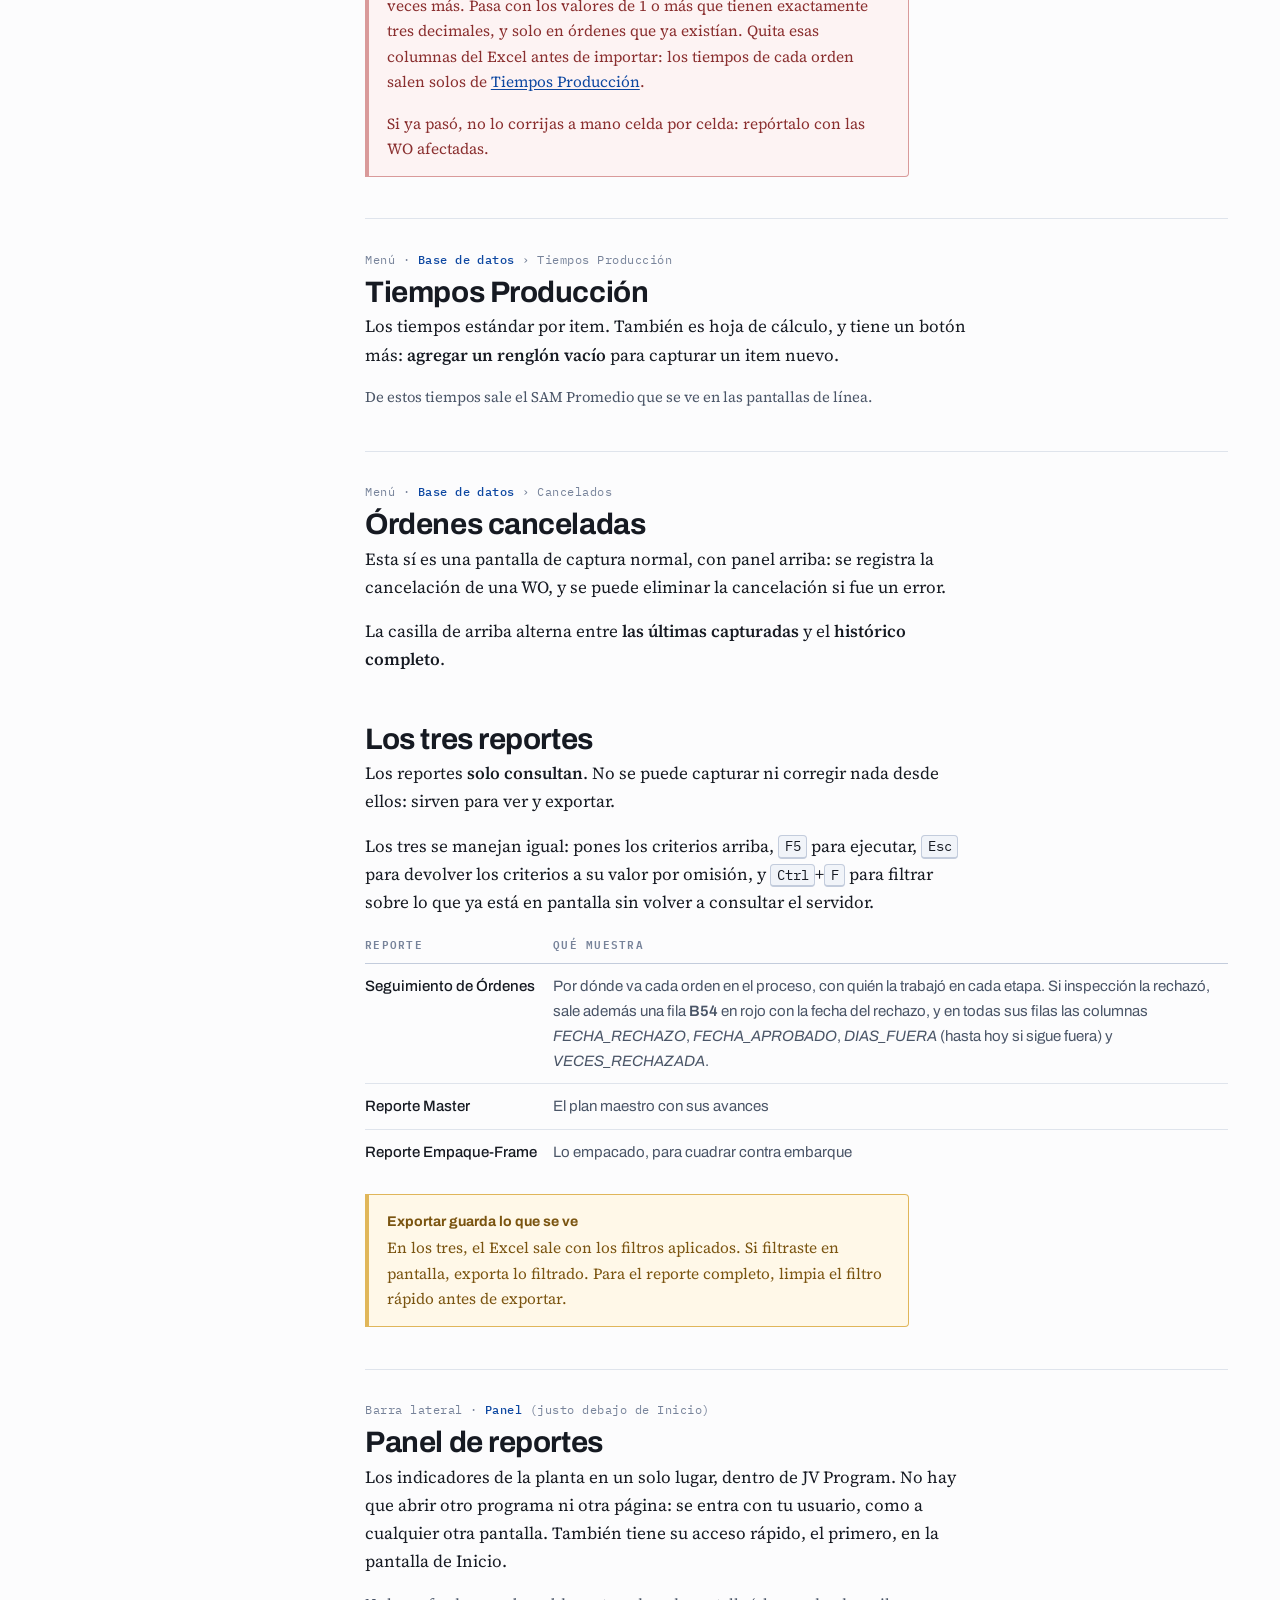
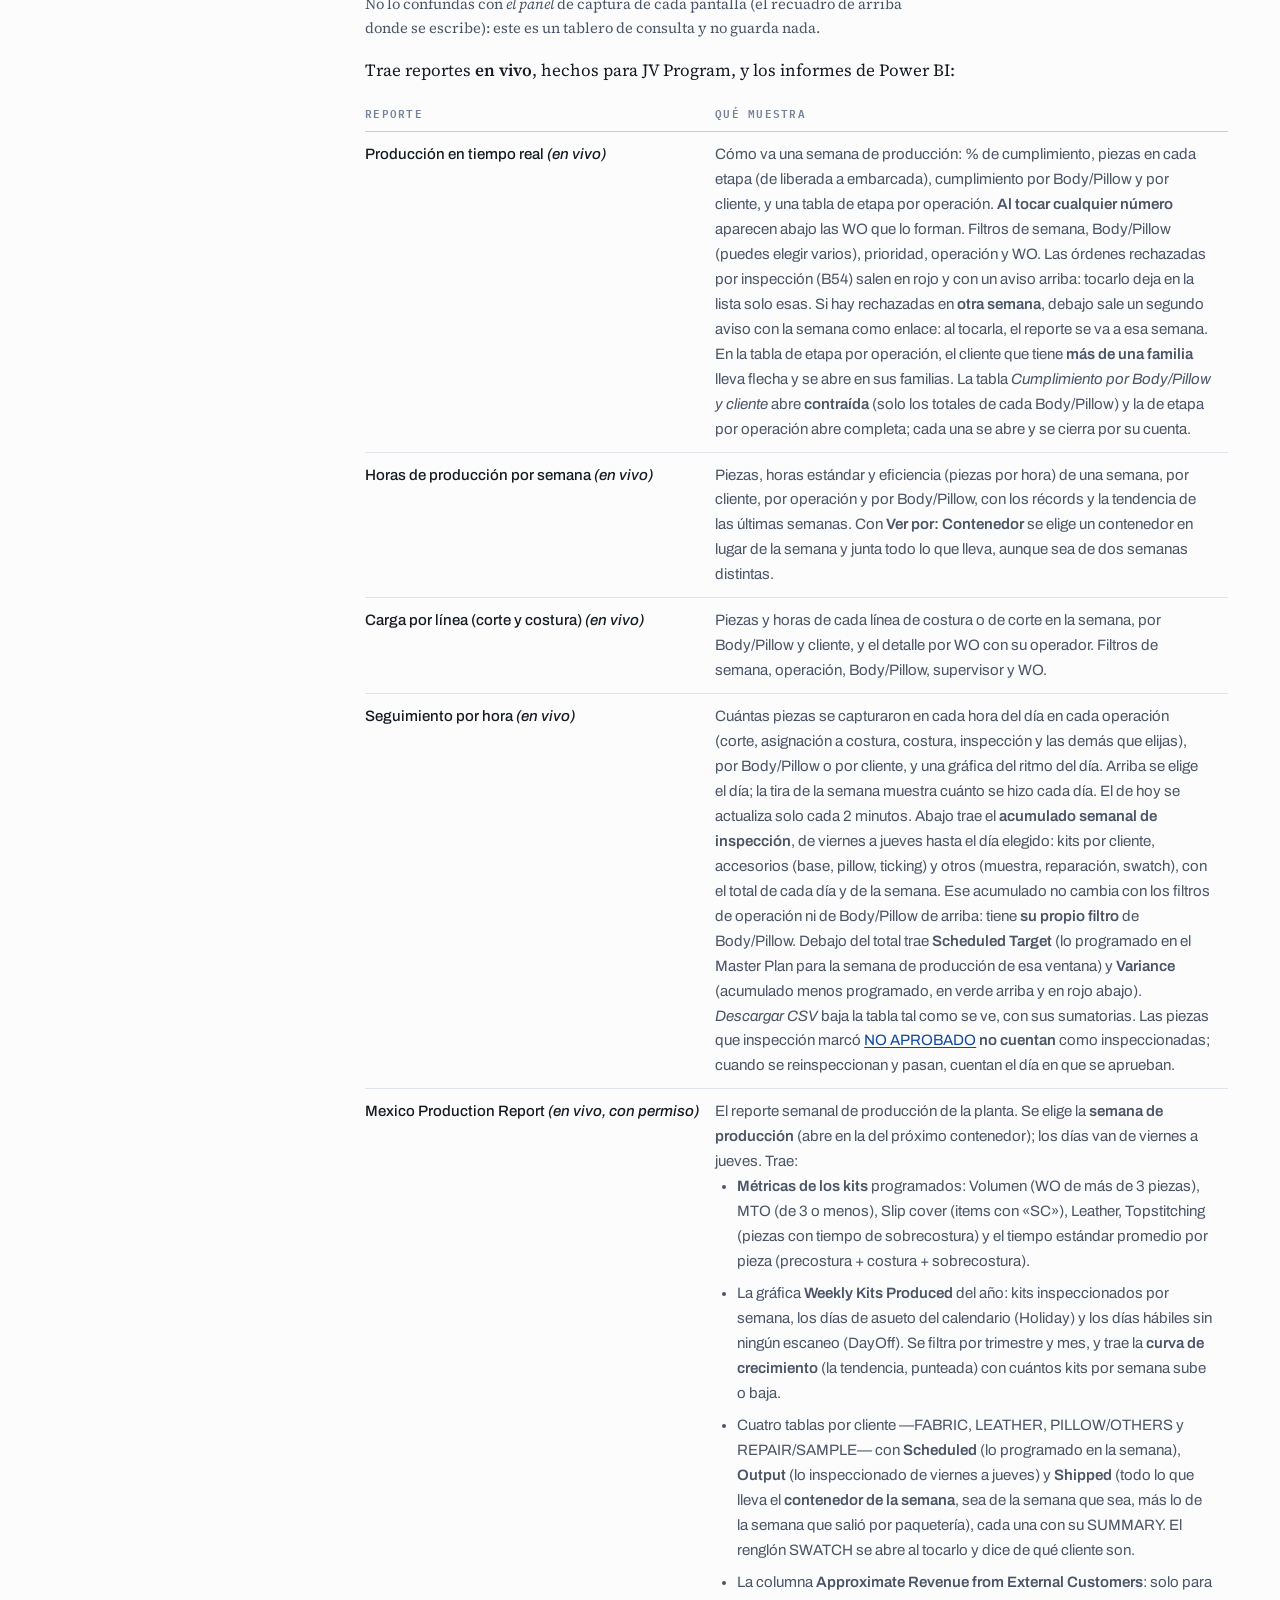
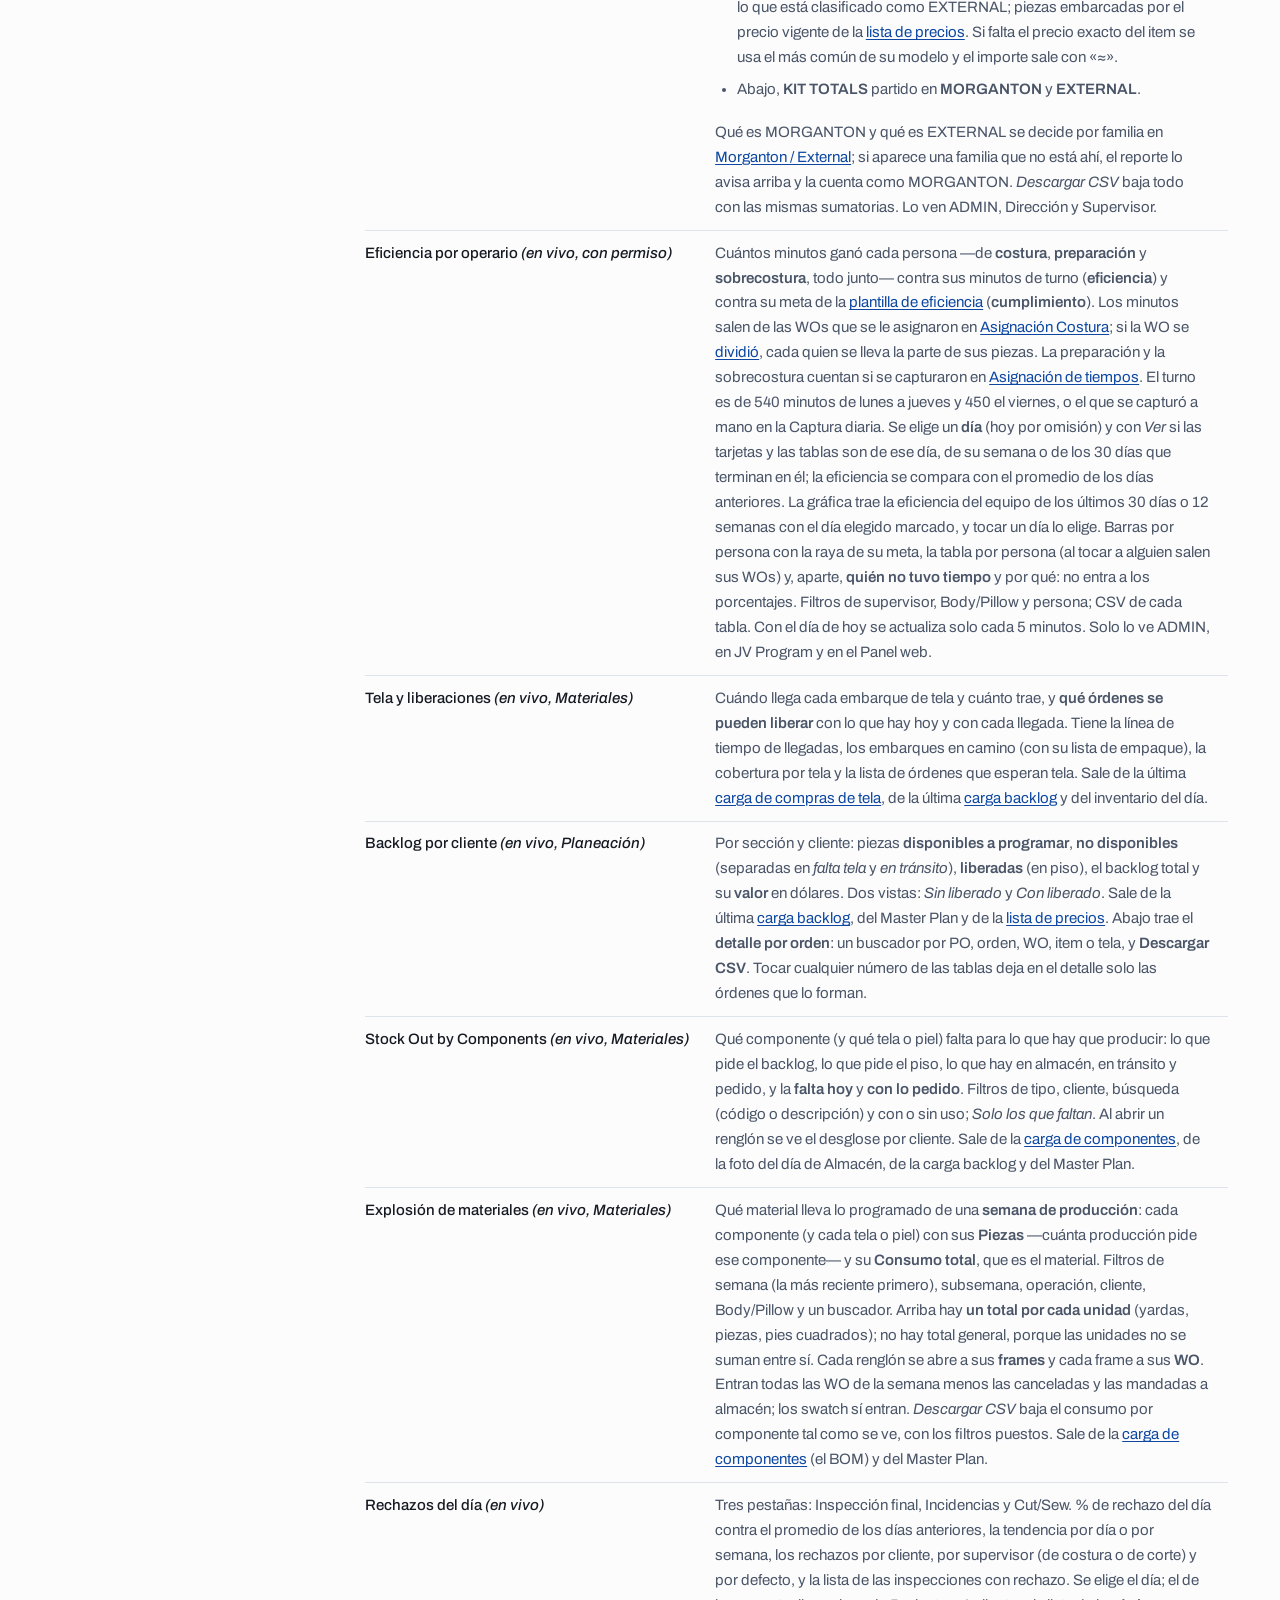
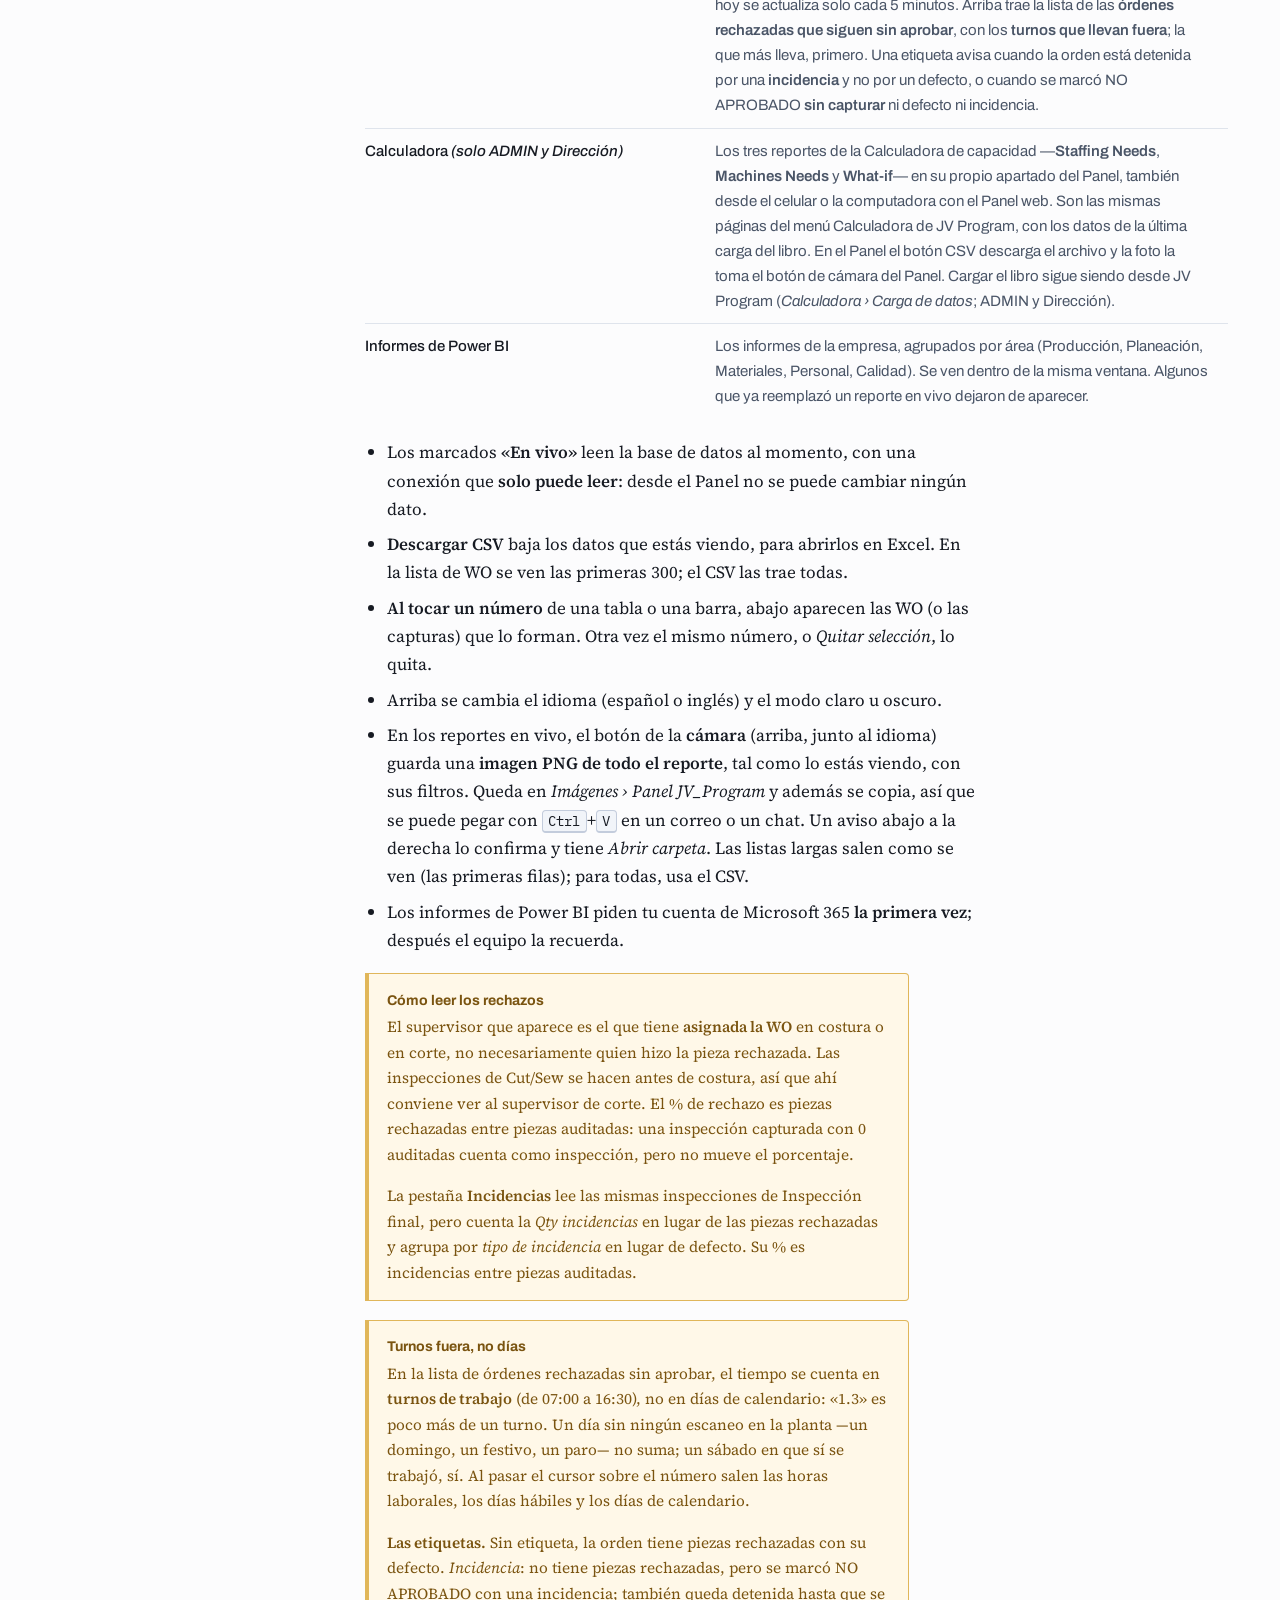
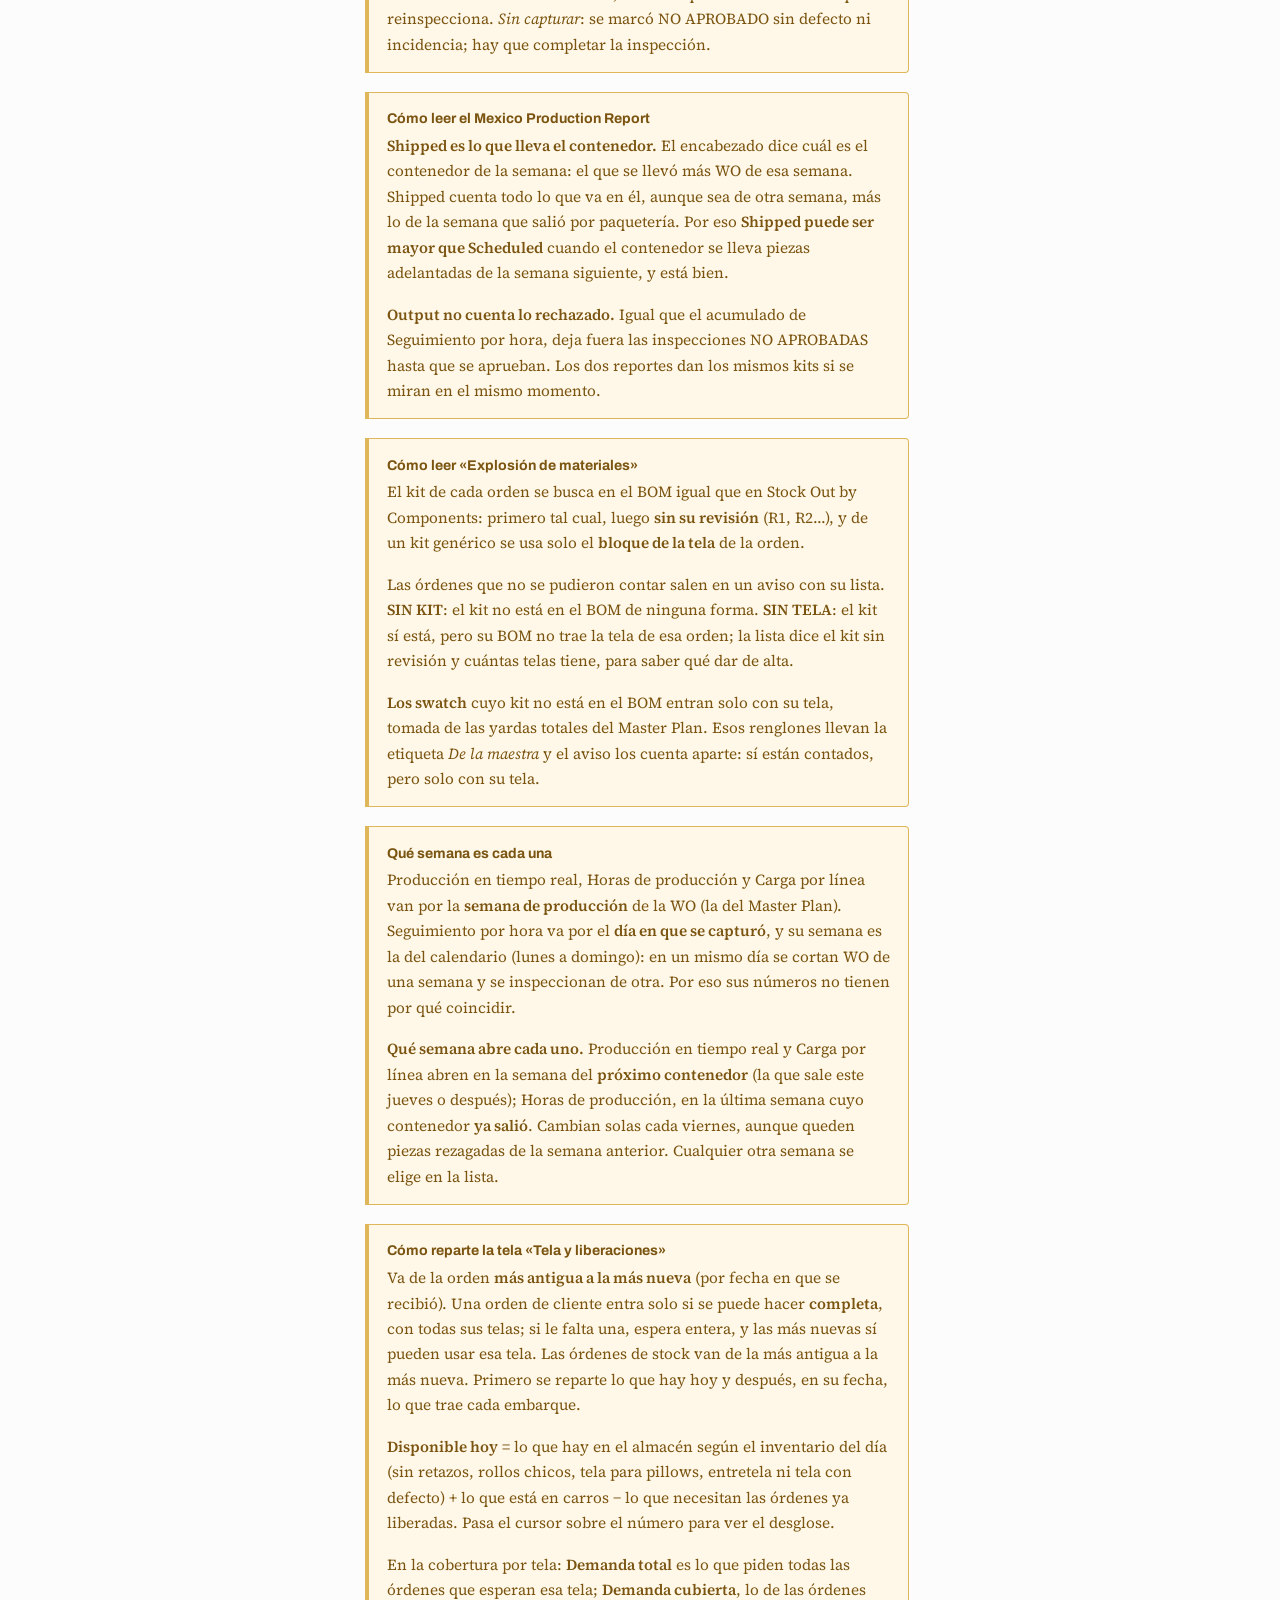
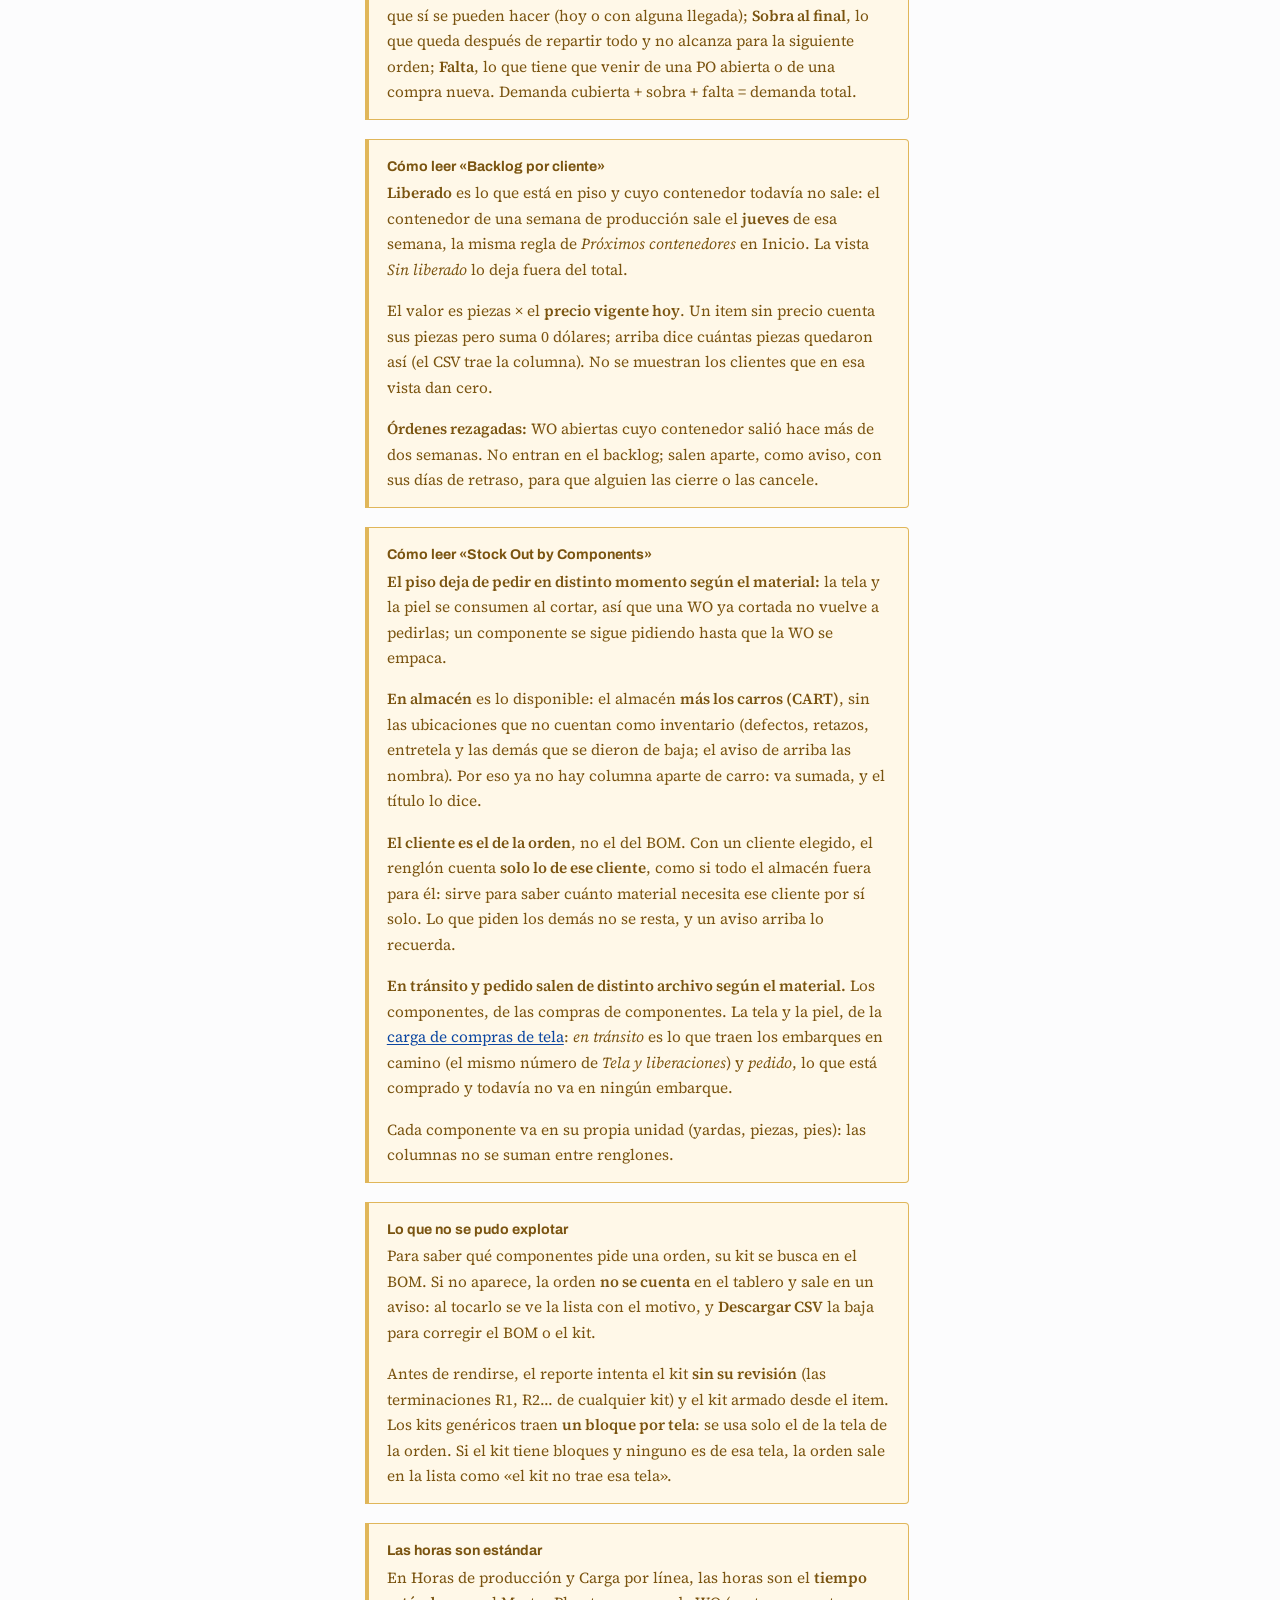
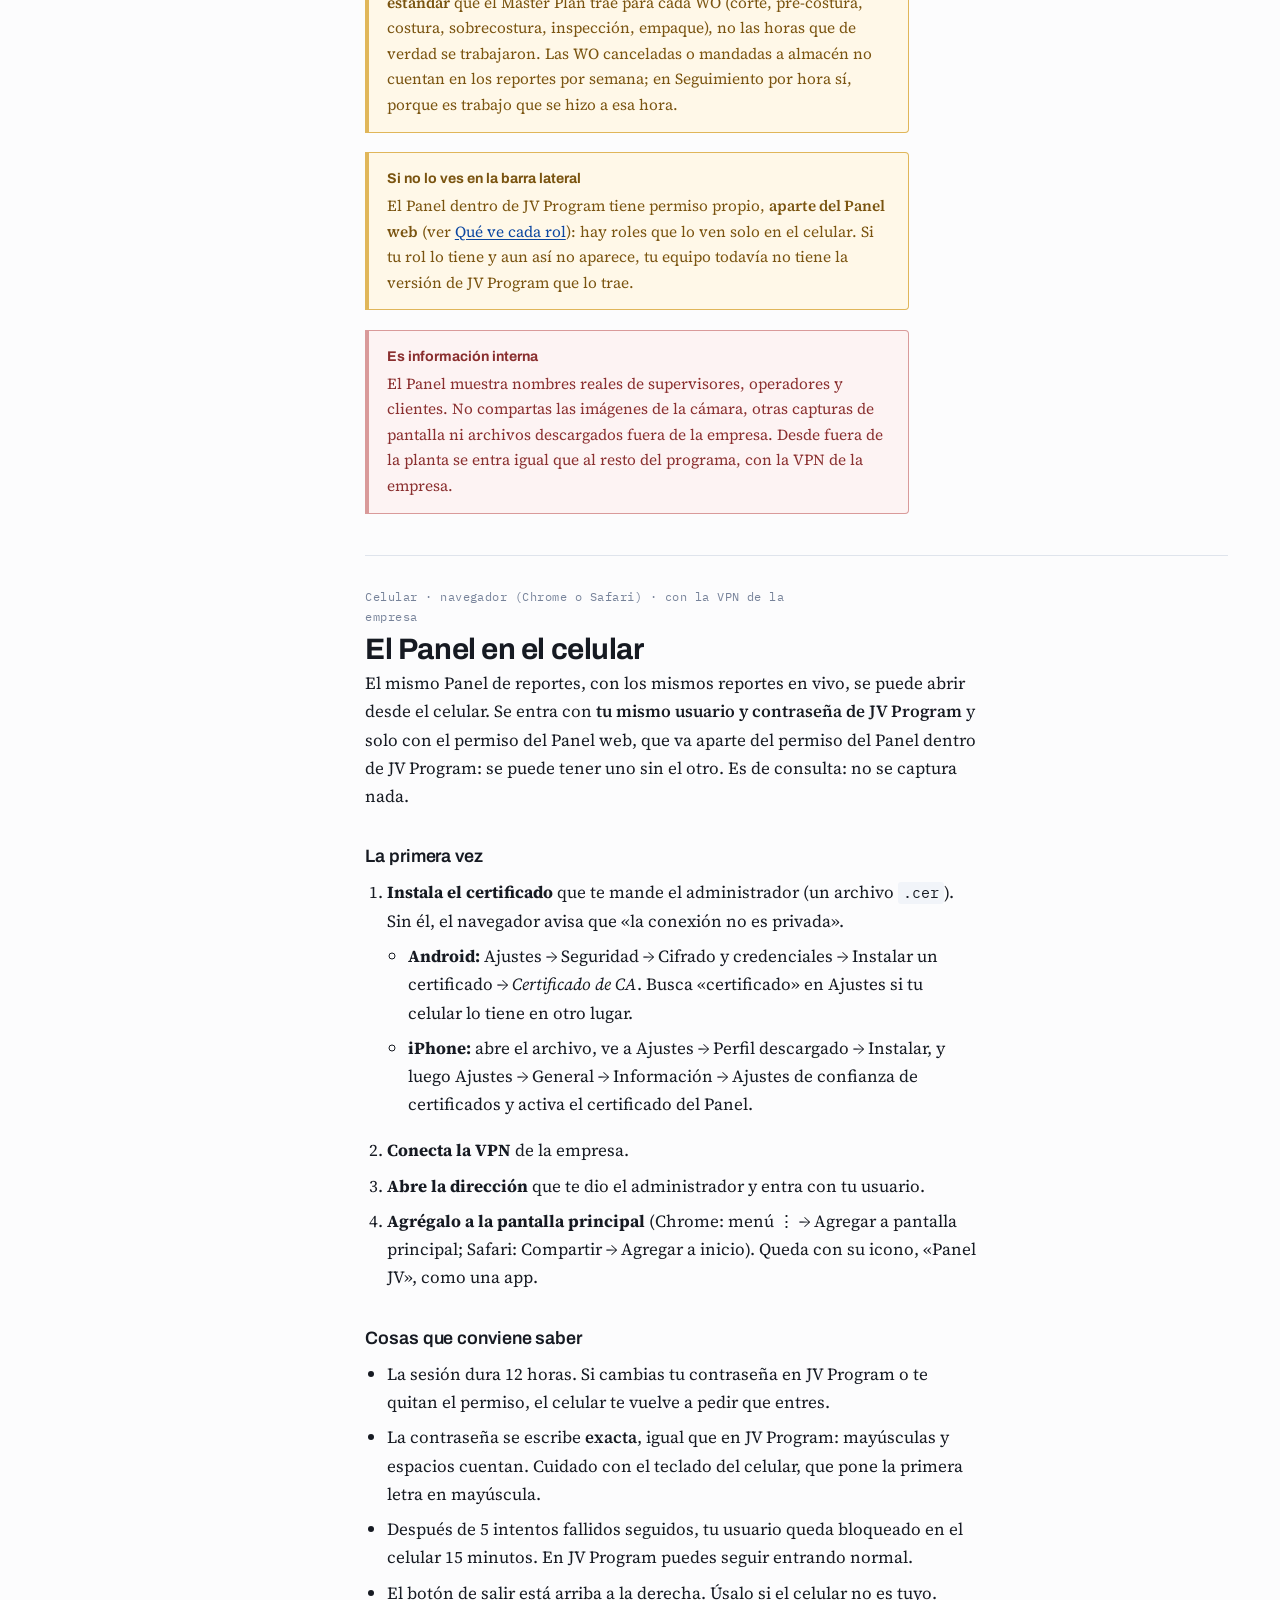
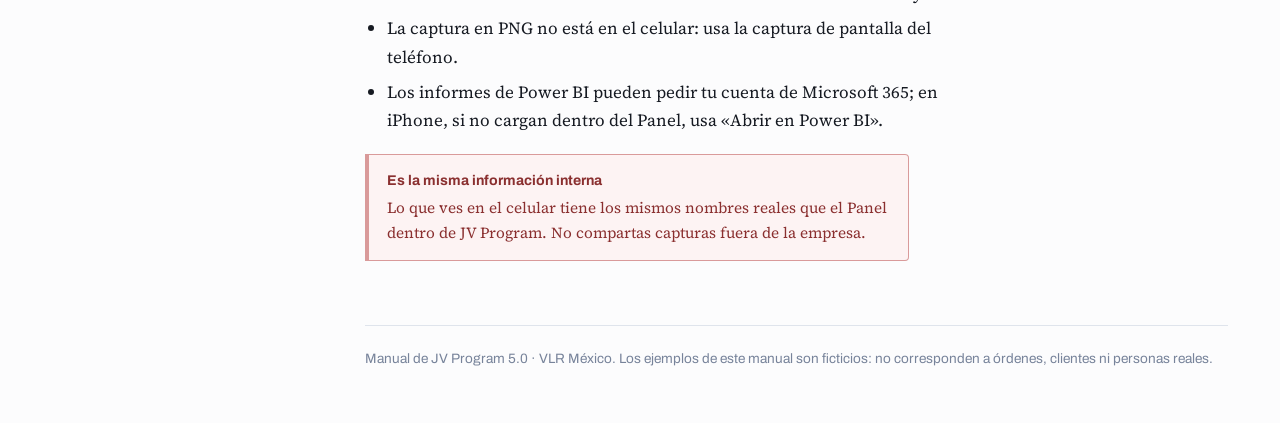
<file: datos.html>
<!doctype html>
<html lang="es">
<head>
<meta charset="utf-8">
<meta name="viewport" content="width=device-width,initial-scale=1">
<title>Base de datos y reportes · Manual de JV Program</title>
<meta name="description" content="Master Plan, tiempos, cancelados, los tres reportes de consulta y el Panel de reportes en vivo, también desde el celular.">
<link rel="preconnect" href="https://fonts.googleapis.com">
<link rel="preconnect" href="https://fonts.gstatic.com" crossorigin>
<link rel="stylesheet" href="https://fonts.googleapis.com/css2?family=Archivo:wght@600;700&family=IBM+Plex+Mono:wght@400;500;600&family=Source+Serif+4:opsz,wght@8..60,400;8..60,600&display=swap">
<link rel="stylesheet" href="estilo.css">
</head>
<body>
<div class="envoltura">

<aside class="lado">
  <a class="titulo" href="index.html">Manual de JV&nbsp;Program</a>
  <div class="sub">Versión 5.0</div>
  <input type="search" id="buscar" placeholder="Buscar en esta página…" aria-label="Buscar en esta página">
  <nav aria-label="Índice">
    <h4>Empezar aquí</h4>
    <a href="index.html">Cómo funcionan todas las pantallas</a>
    <h4>Por módulo</h4>
    <a href="produccion.html">Producción</a>
    <a href="calidad.html">Calidad</a>
    <a href="almacen.html">Almacén</a>
    <a href="lineas.html">Pantallas de línea</a>
    <a href="catalogos.html">Catálogos y usuarios</a>
    <a class="aqui" href="datos.html">Base de datos y reportes</a>
    <h4>Cuando algo falla</h4>
    <a href="preguntas.html">Errores y preguntas frecuentes</a>
  </nav>
</aside>

<main>
  <div class="portada">
    <p class="eyebrow">Por módulo</p>
    <h1>Base de datos y reportes</h1>
    <p class="entrada">Aquí viven las dos pantallas que funcionan <em>distinto</em> al resto —
      se editan como una hoja de cálculo —, los tres reportes, que solo consultan, y el
      <a href="#panel">Panel de reportes</a>, con indicadores en vivo, que también se puede
      <a href="#panel-celular">abrir desde el celular</a>.</p>
  </div>

  <h2 id="hoja-de-calculo">Las pantallas tipo hoja de cálculo</h2>
  <p><strong>Master Plan</strong> y <strong>Tiempos Producción</strong> no tienen panel arriba.
    Se escribe <strong>directamente sobre la lista</strong>, como en Excel. Cambia todo lo que
    quieras y al final guardas una sola vez.</p>

  <ol class="pasos">
    <li>Busca con los filtros de arriba (<kbd>F5</kbd>).</li>
    <li>Escribe sobre las celdas que quieras cambiar. Puedes cambiar varias filas.</li>
    <li>Para borrar filas: selecciónalas y presiona <kbd>Supr</kbd>. Quedan
      <em>marcadas</em>, todavía no se borran.</li>
    <li><kbd>Ctrl</kbd>+<kbd>S</kbd> o <strong>Guardar</strong>. Se aplican los cambios y los
      borrados marcados, todo junto.</li>
  </ol>

  <div class="ojo">
    <b>Solo se manda lo que tocaste</b>
    <p>Aunque tengas 3,000 filas en pantalla, guardar solo manda las que modificaste. No hay
      riesgo de reescribir lo que no tocaste.</p>
  </div>

  <div class="yerro">
    <b>Si cierras sin guardar, se pierde</b>
    <p>Los cambios viven en tu pantalla hasta que das Guardar. Cerrar la ventana, volver a
      buscar, o que se cierre la sesión por inactividad, los descarta.</p>
  </div>

  <div class="pantalla" id="master-plan">
    <p class="ruta">Menú · <b>Base de datos</b> › Master Plan</p>
    <h2 style="margin-top:0">Master Plan</h2>
    <p>El plan maestro: todas las órdenes con sus datos. Es la tabla central del sistema.</p>
    <p>Se busca por los filtros de arriba y se edita como hoja de cálculo. El filtro rápido de
      abajo busca dentro de lo ya cargado, por WO, item, PO, cliente o estatus.</p>
    <div class="yerro">
      <b>Es la tabla de la que todo lo demás depende</b>
      <p>Las cantidades, semanas de producción y categorías que están aquí alimentan los
        tableros, los reportes y las pantallas de línea. Un cambio aquí se ve en todas partes.
        Si no estás seguro, pregunta antes de guardar.</p>
    </div>
    <div class="yerro">
      <b>No importes un Excel que traiga las columnas de tiempo</b>
      <p>Si el Excel que importas a Master Plan trae las columnas de tiempo (corte de tela, corte
        de piel, precostura, costura, pespunte, inspección o empaque), un tiempo como
        <code>1.042</code> puede entrar como <code>1042</code>: mil veces más. Pasa con los
        valores de 1 o más que tienen exactamente tres decimales, y solo en órdenes que ya
        existían. Quita esas columnas del Excel antes de importar: los tiempos de cada orden
        salen solos de <a href="#tiempos">Tiempos Producción</a>.</p>
      <p>Si ya pasó, no lo corrijas a mano celda por celda: repórtalo con las WO afectadas.</p>
    </div>
  </div>

  <div class="pantalla" id="tiempos">
    <p class="ruta">Menú · <b>Base de datos</b> › Tiempos Producción</p>
    <h2 style="margin-top:0">Tiempos Producción</h2>
    <p>Los tiempos estándar por item. También es hoja de cálculo, y tiene un botón más:
      <strong>agregar un renglón vacío</strong> para capturar un item nuevo.</p>
    <p class="chico">De estos tiempos sale el SAM Promedio que se ve en las pantallas de
      línea.</p>
  </div>

  <div class="pantalla" id="cancelados">
    <p class="ruta">Menú · <b>Base de datos</b> › Cancelados</p>
    <h2 style="margin-top:0">Órdenes canceladas</h2>
    <p>Esta sí es una pantalla de captura normal, con panel arriba: se registra la cancelación
      de una WO, y se puede eliminar la cancelación si fue un error.</p>
    <p>La casilla de arriba alterna entre <strong>las últimas capturadas</strong> y el
      <strong>histórico completo</strong>.</p>
  </div>

  <h2 id="reportes">Los tres reportes</h2>
  <p>Los reportes <strong>solo consultan</strong>. No se puede capturar ni corregir nada desde
    ellos: sirven para ver y exportar.</p>
  <p>Los tres se manejan igual: pones los criterios arriba, <kbd>F5</kbd> para ejecutar,
    <kbd>Esc</kbd> para devolver los criterios a su valor por omisión, y
    <kbd>Ctrl</kbd>+<kbd>F</kbd> para filtrar sobre lo que ya está en pantalla sin volver a
    consultar el servidor.</p>

  <div class="tabla-caja">
  <table>
    <thead><tr><th>Reporte</th><th>Qué muestra</th></tr></thead>
    <tbody>
      <tr><td>Seguimiento de Órdenes</td><td>Por dónde va cada orden en el proceso, con quién la trabajó en cada etapa. Si inspección la rechazó, sale además una fila <strong>B54</strong> en rojo con la fecha del rechazo, y en todas sus filas las columnas <em>FECHA_RECHAZO</em>, <em>FECHA_APROBADO</em>, <em>DIAS_FUERA</em> (hasta hoy si sigue fuera) y <em>VECES_RECHAZADA</em>.</td></tr>
      <tr><td>Reporte Master</td><td>El plan maestro con sus avances</td></tr>
      <tr><td>Reporte Empaque-Frame</td><td>Lo empacado, para cuadrar contra embarque</td></tr>
    </tbody>
  </table>
  </div>

  <div class="ojo">
    <b>Exportar guarda lo que se ve</b>
    <p>En los tres, el Excel sale con los filtros aplicados. Si filtraste en pantalla, exporta
      lo filtrado. Para el reporte completo, limpia el filtro rápido antes de exportar.</p>
  </div>

  <div class="pantalla" id="panel">
    <p class="ruta">Barra lateral · <b>Panel</b> (justo debajo de Inicio)</p>
    <h2 style="margin-top:0">Panel de reportes</h2>
    <p>Los indicadores de la planta en un solo lugar, dentro de JV Program. No hay que abrir
      otro programa ni otra página: se entra con tu usuario, como a cualquier otra pantalla.
      También tiene su acceso rápido, el primero, en la pantalla de Inicio.</p>
    <p class="chico">No lo confundas con <em>el panel</em> de captura de cada pantalla (el
      recuadro de arriba donde se escribe): este es un tablero de consulta y no guarda nada.</p>

    <p>Trae reportes <strong>en vivo</strong>, hechos para JV Program, y los informes de Power BI:</p>
    <div class="tabla-caja">
    <table>
      <thead><tr><th>Reporte</th><th>Qué muestra</th></tr></thead>
      <tbody>
        <tr><td>Producción en tiempo real <em>(en vivo)</em></td><td>Cómo va una semana de
          producción: % de cumplimiento, piezas en cada etapa (de liberada a embarcada),
          cumplimiento por Body/Pillow y por cliente, y una tabla de etapa por operación.
          <strong>Al tocar cualquier número</strong> aparecen abajo las WO que lo forman. Filtros de
          semana, Body/Pillow (puedes elegir varios), prioridad, operación y WO. Las órdenes rechazadas por inspección (B54) salen en rojo y con un aviso arriba: tocarlo deja en la lista solo esas. Si hay rechazadas en <strong>otra semana</strong>, debajo sale un segundo aviso con la semana como enlace: al tocarla, el reporte se va a esa semana. En la tabla de etapa por operación, el cliente que tiene <strong>más de una familia</strong> lleva flecha y se abre en sus familias.
          La tabla <em>Cumplimiento por Body/Pillow y cliente</em> abre <strong>contraída</strong> (solo los totales de
          cada Body/Pillow) y la de etapa por operación abre completa; cada una se abre y se cierra por su cuenta.</td></tr>
        <tr><td>Horas de producción por semana <em>(en vivo)</em></td><td>Piezas, horas estándar
          y eficiencia (piezas por hora) de una semana, por cliente, por operación y por
          Body/Pillow, con los récords y la tendencia de las últimas semanas. Con
          <strong>Ver por: Contenedor</strong> se elige un contenedor en lugar de la semana y junta
          todo lo que lleva, aunque sea de dos semanas distintas.</td></tr>
        <tr><td>Carga por línea (corte y costura) <em>(en vivo)</em></td><td>Piezas y horas de
          cada línea de costura o de corte en la semana, por Body/Pillow y cliente, y el detalle por
          WO con su operador. Filtros de semana, operación, Body/Pillow, supervisor y WO.</td></tr>
        <tr><td>Seguimiento por hora <em>(en vivo)</em></td><td>Cuántas piezas se capturaron en
          cada hora del día en cada operación (corte, asignación a costura, costura, inspección y
          las demás que elijas), por Body/Pillow o por cliente, y una gráfica del ritmo del día.
          Arriba se elige el día; la tira de la semana muestra cuánto se hizo cada día. El de hoy
          se actualiza solo cada 2 minutos. Abajo trae el <strong>acumulado semanal de
          inspección</strong>, de viernes a jueves hasta el día elegido: kits por cliente, accesorios
          (base, pillow, ticking) y otros (muestra, reparación, swatch), con el total de cada día y de la
          semana. Ese acumulado no cambia con los filtros de operación ni de Body/Pillow de arriba: tiene
          <strong>su propio filtro</strong> de Body/Pillow. Debajo del total trae <strong>Scheduled Target</strong> (lo
          programado en el Master Plan para la semana de producción de esa ventana) y <strong>Variance</strong>
          (acumulado menos programado, en verde arriba y en rojo abajo). <em>Descargar CSV</em> baja la tabla
          tal como se ve, con sus sumatorias. Las piezas que inspección marcó <a href="calidad.html#no-aprobado">NO APROBADO</a> <strong>no cuentan</strong> como inspeccionadas; cuando se reinspeccionan y pasan, cuentan el día en que se aprueban.</td></tr>
        <tr><td>Mexico Production Report <em>(en vivo, con permiso)</em></td><td>El reporte semanal de
          producción de la planta. Se elige la <strong>semana de producción</strong> (abre en la del próximo
          contenedor); los días van de viernes a jueves. Trae:
          <ul>
            <li><strong>Métricas de los kits</strong> programados: Volumen (WO de más de 3 piezas), MTO (de 3 o
              menos), Slip cover (items con «SC»), Leather, Topstitching (piezas con tiempo de sobrecostura) y el
              tiempo estándar promedio por pieza (precostura + costura + sobrecostura).</li>
            <li>La gráfica <strong>Weekly Kits Produced</strong> del año: kits inspeccionados por semana, los días de
              asueto del calendario (Holiday) y los días hábiles sin ningún escaneo (DayOff). Se filtra por
              trimestre y mes, y trae la <strong>curva de crecimiento</strong> (la tendencia, punteada) con cuántos kits
              por semana sube o baja.</li>
            <li>Cuatro tablas por cliente —FABRIC, LEATHER, PILLOW/OTHERS y REPAIR/SAMPLE— con
              <strong>Scheduled</strong> (lo programado en la semana), <strong>Output</strong> (lo inspeccionado de viernes
              a jueves) y <strong>Shipped</strong> (todo lo que lleva el <strong>contenedor de la semana</strong>, sea de la semana que sea, más lo de la semana que salió por paquetería), cada una con su SUMMARY. El renglón
              SWATCH se abre al tocarlo y dice de qué cliente son.</li>
            <li>La columna <strong>Approximate Revenue from External Customers</strong>: solo para lo que está
              clasificado como EXTERNAL; piezas embarcadas por el precio vigente de la
              <a href="almacen.html#carga-precios">lista de precios</a>. Si falta el precio exacto del item se usa el más
              común de su modelo y el importe sale con «≈».</li>
            <li>Abajo, <strong>KIT TOTALS</strong> partido en <strong>MORGANTON</strong> y <strong>EXTERNAL</strong>.</li>
          </ul>
          Qué es MORGANTON y qué es EXTERNAL se decide por familia en
          <a href="almacen.html#morganton-external">Morganton / External</a>; si aparece una familia que no está ahí, el
          reporte lo avisa arriba y la cuenta como MORGANTON. <em>Descargar CSV</em> baja todo con las mismas
          sumatorias. Lo ven ADMIN, Dirección y Supervisor.</td></tr>
        <tr><td>Eficiencia por operario <em>(en vivo, con permiso)</em></td><td>Cuántos minutos
          ganó cada persona —de <strong>costura</strong>, <strong>preparación</strong> y
          <strong>sobrecostura</strong>, todo junto— contra sus minutos de turno
          (<strong>eficiencia</strong>) y contra su meta de la <a href="lineas.html#carga-eficiencia">plantilla
          de eficiencia</a> (<strong>cumplimiento</strong>). Los minutos salen de las WOs que se le
          asignaron en <a href="produccion.html#asignacion-costura">Asignación Costura</a>; si la
          WO se <a href="produccion.html#dividir-orden">dividió</a>, cada quien se lleva la parte de
          sus piezas. La preparación y la sobrecostura cuentan si se capturaron en
          <a href="produccion.html#asignacion-tiempos">Asignación de tiempos</a>. El turno es de 540 minutos de lunes a
          jueves y 450 el viernes, o el que se capturó a mano en la Captura diaria. Se elige un
          <strong>día</strong> (hoy por omisión) y con <em>Ver</em> si las tarjetas y las tablas son
          de ese día, de su semana o de los 30 días que terminan en él; la eficiencia se compara con
          el promedio de los días anteriores. La gráfica trae la eficiencia del equipo de los últimos
          30 días o 12 semanas con el día elegido marcado, y tocar un día lo elige. Barras por
          persona con la raya de su meta, la tabla por persona (al tocar a alguien salen sus WOs)
          y, aparte, <strong>quién no tuvo tiempo</strong> y por qué: no entra a los porcentajes.
          Filtros de supervisor, Body/Pillow y persona; CSV de cada tabla. Con el día de hoy se
          actualiza solo cada 5 minutos. Solo lo ve ADMIN, en JV Program y en el Panel web.</td></tr>
        <tr><td>Tela y liberaciones <em>(en vivo, Materiales)</em></td><td>Cuándo llega cada
          embarque de tela y cuánto trae, y <strong>qué órdenes se pueden liberar</strong> con lo
          que hay hoy y con cada llegada. Tiene la línea de tiempo de llegadas, los embarques en
          camino (con su lista de empaque), la cobertura por tela y la lista de órdenes que
          esperan tela. Sale de la última <a href="almacen.html#carga-tela">carga de compras de
          tela</a>, de la última <a href="almacen.html#carga-backlog">carga backlog</a> y del
          inventario del día.</td></tr>
        <tr><td>Backlog por cliente <em>(en vivo, Planeación)</em></td><td>Por sección y cliente:
          piezas <strong>disponibles a programar</strong>, <strong>no disponibles</strong> (separadas
          en <em>falta tela</em> y <em>en tránsito</em>), <strong>liberadas</strong> (en piso), el
          backlog total y su <strong>valor</strong> en dólares. Dos vistas: <em>Sin liberado</em> y
          <em>Con liberado</em>. Sale de la última <a href="almacen.html#carga-backlog">carga
          backlog</a>, del Master Plan y de la <a href="almacen.html#carga-precios">lista de
          precios</a>. Abajo trae el <strong>detalle por orden</strong>: un buscador por PO, orden,
          WO, item o tela, y <strong>Descargar CSV</strong>. Tocar cualquier número de las tablas
          deja en el detalle solo las órdenes que lo forman.</td></tr>
        <tr><td>Stock Out by Components <em>(en vivo, Materiales)</em></td><td>Qué componente (y
          qué tela o piel) falta para lo que hay que producir: lo que pide el backlog, lo que pide
          el piso, lo que hay en almacén, en tránsito y pedido, y la <strong>falta hoy</strong> y
          <strong>con lo pedido</strong>. Filtros de tipo, cliente, búsqueda (código o descripción)
          y con o sin uso; <em>Solo los que faltan</em>. Al abrir un renglón se ve el desglose por
          cliente. Sale de la <a href="almacen.html#carga-componentes">carga de componentes</a>,
          de la foto del día de Almacén, de la carga backlog y del Master Plan.</td></tr>
        <tr><td>Explosión de materiales <em>(en vivo, Materiales)</em></td><td>Qué material lleva lo
          programado de una <strong>semana de producción</strong>: cada componente (y cada tela o piel) con sus
          <strong>Piezas</strong> —cuánta producción pide ese componente— y su <strong>Consumo total</strong>, que es
          el material. Filtros de semana (la más reciente primero), subsemana, operación, cliente, Body/Pillow y un
          buscador. Arriba hay <strong>un total por cada unidad</strong> (yardas, piezas, pies cuadrados); no hay total
          general, porque las unidades no se suman entre sí. Cada renglón se abre a sus <strong>frames</strong> y cada
          frame a sus <strong>WO</strong>. Entran todas las WO de la semana menos las canceladas y las mandadas a
          almacén; los swatch sí entran. <em>Descargar CSV</em> baja el consumo por componente tal como se ve, con
          los filtros puestos. Sale de la <a href="almacen.html#carga-componentes">carga de componentes</a> (el BOM)
          y del Master Plan.</td></tr>
        <tr><td>Rechazos del día <em>(en vivo)</em></td><td>Tres pestañas: Inspección final, Incidencias y Cut/Sew. % de
          rechazo del día contra el promedio de los días anteriores, la tendencia por día o por
          semana, los rechazos por cliente, por supervisor (de costura o de corte) y por
          defecto, y la lista de las inspecciones con rechazo. Se elige el día; el de hoy se
          actualiza solo cada 5 minutos. Arriba trae la lista de las <strong>órdenes rechazadas que siguen sin aprobar</strong>, con los <strong>turnos que llevan fuera</strong>; la que más lleva, primero. Una etiqueta avisa cuando la orden está detenida por una <strong>incidencia</strong> y no por un defecto, o cuando se marcó NO APROBADO <strong>sin capturar</strong> ni defecto ni incidencia.</td></tr>
        <tr><td>Calculadora <em>(solo ADMIN y Dirección)</em></td><td>Los tres reportes de la
          Calculadora de capacidad —<strong>Staffing Needs</strong>, <strong>Machines Needs</strong> y
          <strong>What-if</strong>— en su propio apartado del Panel, también desde el celular o la
          computadora con el Panel web. Son las mismas páginas del menú Calculadora de JV Program,
          con los datos de la última carga del libro. En el Panel el botón CSV descarga el archivo y
          la foto la toma el botón de cámara del Panel. Cargar el libro sigue siendo desde JV Program
          (<em>Calculadora › Carga de datos</em>; ADMIN y Dirección).</td></tr>
        <tr><td>Informes de Power BI</td><td>Los informes de la empresa, agrupados por área
          (Producción, Planeación, Materiales, Personal, Calidad). Se ven dentro de la misma
          ventana. Algunos que ya reemplazó un reporte en vivo dejaron de aparecer.</td></tr>
      </tbody>
    </table>
    </div>

    <ul>
      <li>Los marcados <strong>«En vivo»</strong> leen la base de datos al momento, con una
        conexión que <strong>solo puede leer</strong>: desde el Panel no se puede cambiar ningún
        dato.</li>
      <li><strong>Descargar CSV</strong> baja los datos que estás viendo, para abrirlos en
        Excel. En la lista de WO se ven las primeras 300; el CSV las trae todas.</li>
      <li><strong>Al tocar un número</strong> de una tabla o una barra, abajo aparecen las WO (o
        las capturas) que lo forman. Otra vez el mismo número, o <em>Quitar selección</em>, lo
        quita.</li>
      <li>Arriba se cambia el idioma (español o inglés) y el modo claro u oscuro.</li>
      <li>En los reportes en vivo, el botón de la <strong>cámara</strong> (arriba, junto al
        idioma) guarda una <strong>imagen PNG de todo el reporte</strong>, tal como lo estás
        viendo, con sus filtros. Queda en <em>Imágenes › Panel JV_Program</em> y además se copia,
        así que se puede pegar con <kbd>Ctrl</kbd>+<kbd>V</kbd> en un correo o un chat. Un aviso
        abajo a la derecha lo confirma y tiene <em>Abrir carpeta</em>. Las listas largas salen
        como se ven (las primeras filas); para todas, usa el CSV.</li>
      <li>Los informes de Power BI piden tu cuenta de Microsoft 365 <strong>la primera
        vez</strong>; después el equipo la recuerda.</li>
    </ul>

    <div class="ojo">
      <b>Cómo leer los rechazos</b>
      <p>El supervisor que aparece es el que tiene <strong>asignada la WO</strong> en costura o
        en corte, no necesariamente quien hizo la pieza rechazada. Las inspecciones de Cut/Sew se
        hacen antes de costura, así que ahí conviene ver al supervisor de corte. El % de rechazo
        es piezas rechazadas entre piezas auditadas: una inspección capturada con 0 auditadas
        cuenta como inspección, pero no mueve el porcentaje.</p>
      <p>La pestaña <strong>Incidencias</strong> lee las mismas inspecciones de Inspección final,
        pero cuenta la <em>Qty incidencias</em> en lugar de las piezas rechazadas y agrupa por
        <em>tipo de incidencia</em> en lugar de defecto. Su % es incidencias entre piezas auditadas.</p>
    </div>

    <div class="ojo">
      <b>Turnos fuera, no días</b>
      <p>En la lista de órdenes rechazadas sin aprobar, el tiempo se cuenta en <strong>turnos de trabajo</strong>
        (de 07:00 a 16:30), no en días de calendario: «1.3» es poco más de un turno. Un día sin ningún escaneo en
        la planta —un domingo, un festivo, un paro— no suma; un sábado en que sí se trabajó, sí. Al pasar el cursor
        sobre el número salen las horas laborales, los días hábiles y los días de calendario.</p>
      <p><strong>Las etiquetas.</strong> Sin etiqueta, la orden tiene piezas rechazadas con su defecto.
        <em>Incidencia</em>: no tiene piezas rechazadas, pero se marcó NO APROBADO con una incidencia; también
        queda detenida hasta que se reinspecciona. <em>Sin capturar</em>: se marcó NO APROBADO sin defecto ni
        incidencia; hay que completar la inspección.</p>
    </div>

    <div class="ojo">
      <b>Cómo leer el Mexico Production Report</b>
      <p><strong>Shipped es lo que lleva el contenedor.</strong> El encabezado dice cuál es el contenedor de la
        semana: el que se llevó más WO de esa semana. Shipped cuenta todo lo que va en él, aunque sea de otra
        semana, más lo de la semana que salió por paquetería. Por eso <strong>Shipped puede ser mayor que
        Scheduled</strong> cuando el contenedor se lleva piezas adelantadas de la semana siguiente, y está bien.</p>
      <p><strong>Output no cuenta lo rechazado.</strong> Igual que el acumulado de Seguimiento por hora, deja fuera
        las inspecciones NO APROBADAS hasta que se aprueban. Los dos reportes dan los mismos kits si se miran en el
        mismo momento.</p>
    </div>

    <div class="ojo">
      <b>Cómo leer «Explosión de materiales»</b>
      <p>El kit de cada orden se busca en el BOM igual que en Stock Out by Components: primero tal cual, luego
        <strong>sin su revisión</strong> (R1, R2…), y de un kit genérico se usa solo el <strong>bloque de la tela</strong>
        de la orden.</p>
      <p>Las órdenes que no se pudieron contar salen en un aviso con su lista. <strong>SIN KIT</strong>: el kit no
        está en el BOM de ninguna forma. <strong>SIN TELA</strong>: el kit sí está, pero su BOM no trae la tela de esa
        orden; la lista dice el kit sin revisión y cuántas telas tiene, para saber qué dar de alta.</p>
      <p><strong>Los swatch</strong> cuyo kit no está en el BOM entran solo con su tela, tomada de las yardas
        totales del Master Plan. Esos renglones llevan la etiqueta <em>De la maestra</em> y el aviso los cuenta
        aparte: sí están contados, pero solo con su tela.</p>
    </div>

    <div class="ojo">
      <b>Qué semana es cada una</b>
      <p>Producción en tiempo real, Horas de producción y Carga por línea van por la
        <strong>semana de producción</strong> de la WO (la del Master Plan). Seguimiento por hora va
        por el <strong>día en que se capturó</strong>, y su semana es la del calendario (lunes a
        domingo): en un mismo día se cortan WO de una semana y se inspeccionan de otra. Por eso sus
        números no tienen por qué coincidir.</p>
      <p><strong>Qué semana abre cada uno.</strong> Producción en tiempo real y Carga por línea abren
        en la semana del <strong>próximo contenedor</strong> (la que sale este jueves o después);
        Horas de producción, en la última semana cuyo contenedor <strong>ya salió</strong>. Cambian
        solas cada viernes, aunque queden piezas rezagadas de la semana anterior. Cualquier otra
        semana se elige en la lista.</p>
    </div>

    <div class="ojo">
      <b>Cómo reparte la tela «Tela y liberaciones»</b>
      <p>Va de la orden <strong>más antigua a la más nueva</strong> (por fecha en que se
        recibió). Una orden de cliente entra solo si se puede hacer <strong>completa</strong>,
        con todas sus telas; si le falta una, espera entera, y las más nuevas sí pueden usar
        esa tela. Las órdenes de stock van de la más antigua a la más nueva. Primero se reparte
        lo que hay hoy y después, en su fecha, lo que trae cada embarque.</p>
      <p><strong>Disponible hoy</strong> = lo que hay en el almacén según el inventario del día
        (sin retazos, rollos chicos, tela para pillows, entretela ni tela con defecto) + lo que
        está en carros − lo que necesitan las órdenes ya liberadas. Pasa el cursor sobre el
        número para ver el desglose.</p>
      <p>En la cobertura por tela: <strong>Demanda total</strong> es lo que piden todas las
        órdenes que esperan esa tela; <strong>Demanda cubierta</strong>, lo de las órdenes que sí
        se pueden hacer (hoy o con alguna llegada); <strong>Sobra al final</strong>, lo que queda
        después de repartir todo y no alcanza para la siguiente orden; <strong>Falta</strong>, lo
        que tiene que venir de una PO abierta o de una compra nueva. Demanda cubierta + sobra +
        falta = demanda total.</p>
    </div>

    <div class="ojo">
      <b>Cómo leer «Backlog por cliente»</b>
      <p><strong>Liberado</strong> es lo que está en piso y cuyo contenedor todavía no sale: el
        contenedor de una semana de producción sale el <strong>jueves</strong> de esa semana, la
        misma regla de <em>Próximos contenedores</em> en Inicio. La vista <em>Sin liberado</em> lo
        deja fuera del total.</p>
      <p>El valor es piezas × el <strong>precio vigente hoy</strong>. Un item sin precio cuenta
        sus piezas pero suma 0 dólares; arriba dice cuántas piezas quedaron así (el CSV trae la
        columna). No se muestran los clientes que en esa vista dan cero.</p>
      <p><strong>Órdenes rezagadas:</strong> WO abiertas cuyo contenedor salió hace más de dos
        semanas. No entran en el backlog; salen aparte, como aviso, con sus días de retraso, para
        que alguien las cierre o las cancele.</p>
    </div>

    <div class="ojo">
      <b>Cómo leer «Stock Out by Components»</b>
      <p><strong>El piso deja de pedir en distinto momento según el material:</strong> la tela y
        la piel se consumen al cortar, así que una WO ya cortada no vuelve a pedirlas; un
        componente se sigue pidiendo hasta que la WO se empaca.</p>
      <p><strong>En almacén</strong> es lo disponible: el almacén <strong>más los carros
        (CART)</strong>, sin las ubicaciones que no cuentan como inventario (defectos, retazos,
        entretela y las demás que se dieron de baja; el aviso de arriba las nombra). Por eso ya no
        hay columna aparte de carro: va sumada, y el título lo dice.</p>
      <p><strong>El cliente es el de la orden</strong>, no el del BOM. Con un cliente elegido, el
        renglón cuenta <strong>solo lo de ese cliente</strong>, como si todo el almacén fuera para
        él: sirve para saber cuánto material necesita ese cliente por sí solo. Lo que piden los
        demás no se resta, y un aviso arriba lo recuerda.</p>
      <p><strong>En tránsito y pedido salen de distinto archivo según el material.</strong> Los
        componentes, de las compras de componentes. La tela y la piel, de la
        <a href="almacen.html#carga-tela">carga de compras de tela</a>: <em>en tránsito</em> es lo
        que traen los embarques en camino (el mismo número de <em>Tela y liberaciones</em>) y
        <em>pedido</em>, lo que está comprado y todavía no va en ningún embarque.</p>
      <p>Cada componente va en su propia unidad (yardas, piezas, pies): las columnas no se suman
        entre renglones.</p>
    </div>

    <div class="ojo">
      <b>Lo que no se pudo explotar</b>
      <p>Para saber qué componentes pide una orden, su kit se busca en el BOM. Si no aparece, la
        orden <strong>no se cuenta</strong> en el tablero y sale en un aviso: al tocarlo se ve la
        lista con el motivo, y <strong>Descargar CSV</strong> la baja para corregir el BOM o el
        kit.</p>
      <p>Antes de rendirse, el reporte intenta el kit <strong>sin su revisión</strong> (las
        terminaciones R1, R2… de cualquier kit) y el kit armado desde el item. Los kits genéricos
        traen <strong>un bloque por tela</strong>: se usa solo el de la tela de la orden. Si el kit
        tiene bloques y ninguno es de esa tela, la orden sale en la lista como «el kit no trae esa
        tela».</p>
    </div>

    <div class="ojo">
      <b>Las horas son estándar</b>
      <p>En Horas de producción y Carga por línea, las horas son el <strong>tiempo estándar</strong>
        que el Master Plan trae para cada WO (corte, pre-costura, costura, sobrecostura,
        inspección, empaque), no las horas que de verdad se trabajaron. Las WO canceladas o
        mandadas a almacén no cuentan en los reportes por semana; en Seguimiento por hora sí, porque
        es trabajo que se hizo a esa hora.</p>
    </div>

    <div class="ojo">
      <b>Si no lo ves en la barra lateral</b>
      <p>El Panel dentro de JV Program tiene permiso propio, <strong>aparte del Panel web</strong> (ver <a href="catalogos.html#usuarios">Qué ve cada rol</a>): hay roles que lo ven solo en el celular. Si tu rol lo tiene y aun así no aparece, tu equipo todavía no tiene la versión
        de JV Program que lo trae.</p>
    </div>

    <div class="yerro">
      <b>Es información interna</b>
      <p>El Panel muestra nombres reales de supervisores, operadores y clientes. No compartas las
        imágenes de la cámara, otras capturas de pantalla ni archivos descargados fuera de la
        empresa. Desde fuera de la planta se entra
        igual que al resto del programa, con la VPN de la empresa.</p>
    </div>
  </div>
  <div class="pantalla" id="panel-celular">
    <p class="ruta">Celular · navegador (Chrome o Safari) · con la VPN de la empresa</p>
    <h2 style="margin-top:0">El Panel en el celular</h2>
    <p>El mismo Panel de reportes, con los mismos reportes en vivo, se puede abrir desde el
      celular. Se entra con <strong>tu mismo usuario y contraseña de JV Program</strong> y solo
      con el permiso del Panel web, que va aparte del permiso del Panel dentro de JV Program: se puede tener uno sin el otro. Es de consulta: no se captura nada.</p>

    <h3>La primera vez</h3>
    <ol>
      <li><b>Instala el certificado</b> que te mande el administrador (un archivo
        <code>.cer</code>). Sin él, el navegador avisa que «la conexión no es privada».
        <ul>
          <li><b>Android:</b> Ajustes → Seguridad → Cifrado y credenciales → Instalar un
            certificado → <em>Certificado de CA</em>. Busca «certificado» en Ajustes si tu
            celular lo tiene en otro lugar.</li>
          <li><b>iPhone:</b> abre el archivo, ve a Ajustes → Perfil descargado → Instalar, y luego
            Ajustes → General → Información → Ajustes de confianza de certificados y activa el
            certificado del Panel.</li>
        </ul></li>
      <li><b>Conecta la VPN</b> de la empresa.</li>
      <li><b>Abre la dirección</b> que te dio el administrador y entra con tu usuario.</li>
      <li><b>Agrégalo a la pantalla principal</b> (Chrome: menú ⋮ → Agregar a pantalla principal;
        Safari: Compartir → Agregar a inicio). Queda con su icono, «Panel JV», como una app.</li>
    </ol>

    <h3>Cosas que conviene saber</h3>
    <ul>
      <li>La sesión dura 12 horas. Si cambias tu contraseña en JV Program o te quitan el permiso,
        el celular te vuelve a pedir que entres.</li>
      <li>La contraseña se escribe <strong>exacta</strong>, igual que en JV Program: mayúsculas y
        espacios cuentan. Cuidado con el teclado del celular, que pone la primera letra en
        mayúscula.</li>
      <li>Después de 5 intentos fallidos seguidos, tu usuario queda bloqueado en el celular
        15 minutos. En JV Program puedes seguir entrando normal.</li>
      <li>El botón de salir está arriba a la derecha. Úsalo si el celular no es tuyo.</li>
      <li>La captura en PNG no está en el celular: usa la captura de pantalla del teléfono.</li>
      <li>Los informes de Power BI pueden pedir tu cuenta de Microsoft 365; en iPhone, si no
        cargan dentro del Panel, usa «Abrir en Power BI».</li>
    </ul>

    <div class="yerro">
      <b>Es la misma información interna</b>
      <p>Lo que ves en el celular tiene los mismos nombres reales que el Panel dentro de JV Program.
        No compartas capturas fuera de la empresa.</p>
    </div>
  </div>
  <div id="sinresultados">No hay nada con esa palabra en esta página.</div>
  <footer>
    <p>Manual de JV Program 5.0 · VLR México. Los ejemplos de este manual son ficticios:
      no corresponden a órdenes, clientes ni personas reales.</p>
  </footer>
</main>
</div>
<script src="buscar.js"></script>
</body>
</html>
</file>
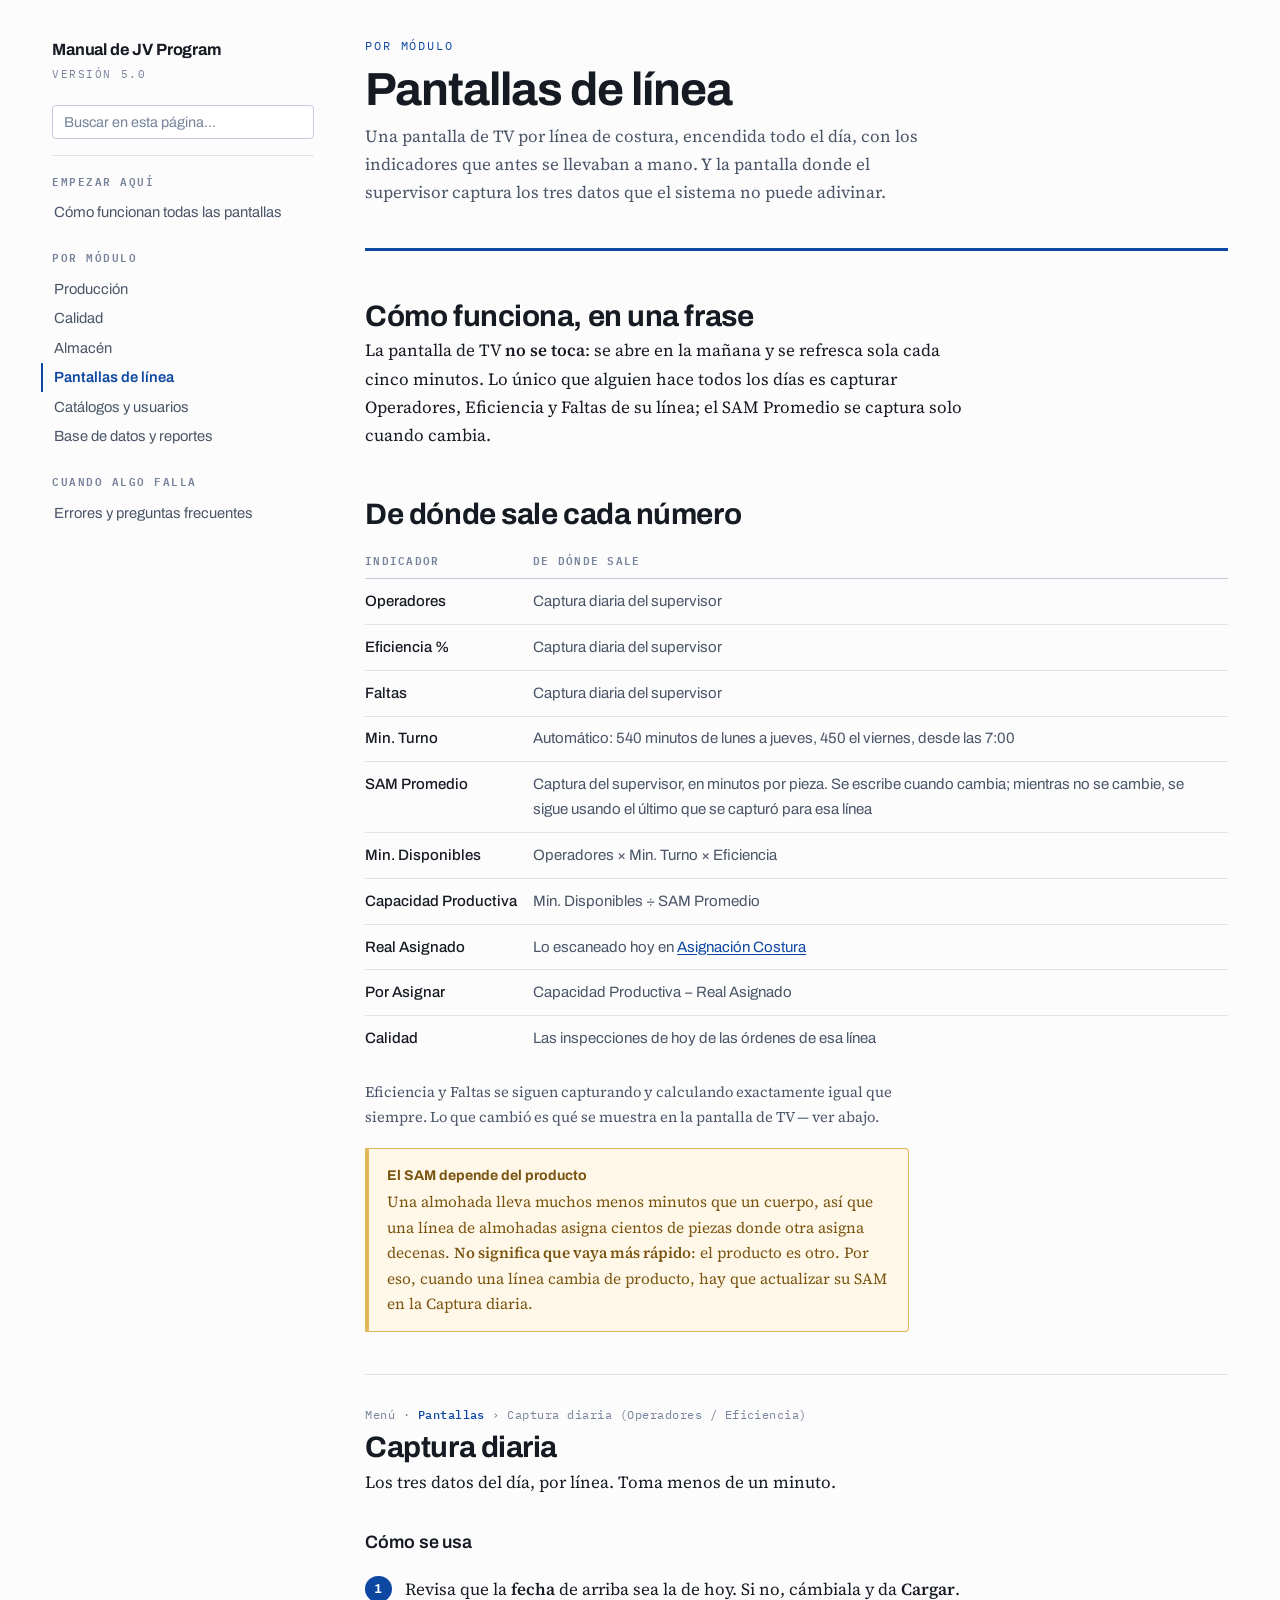
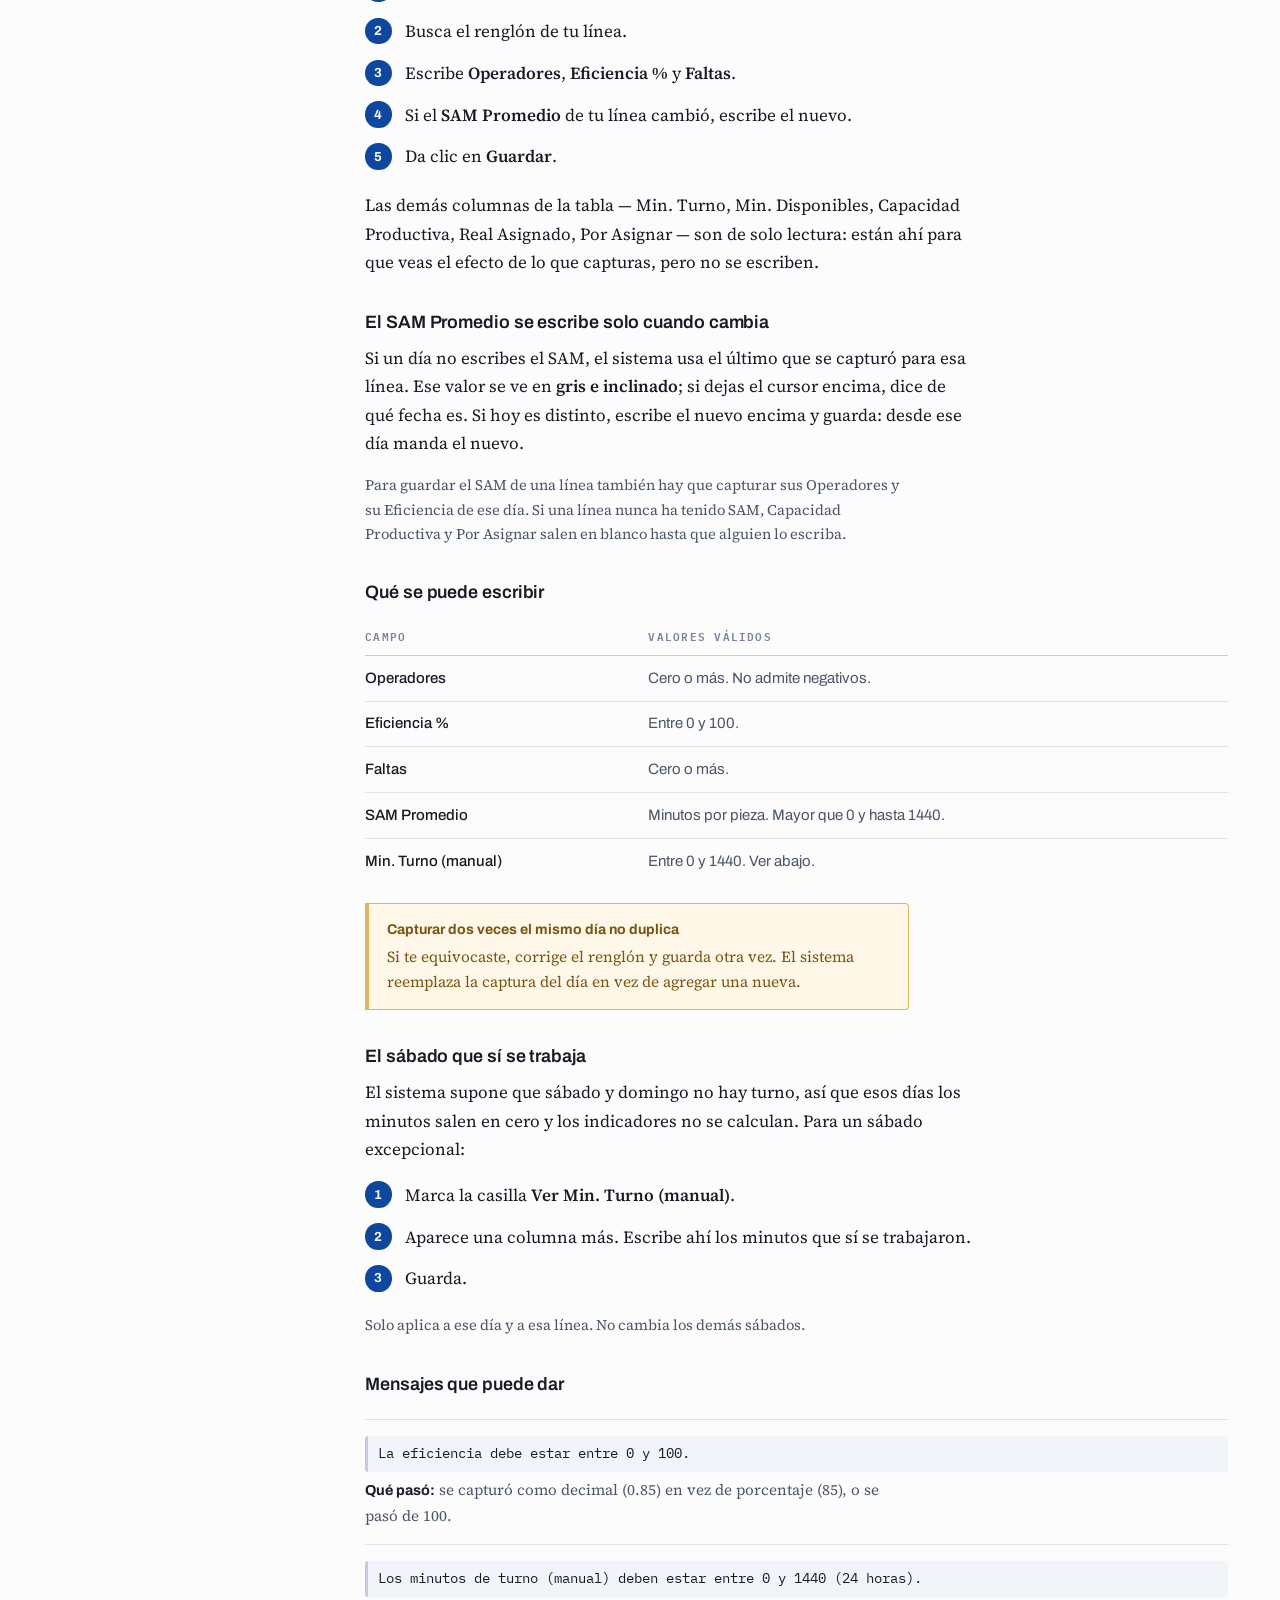
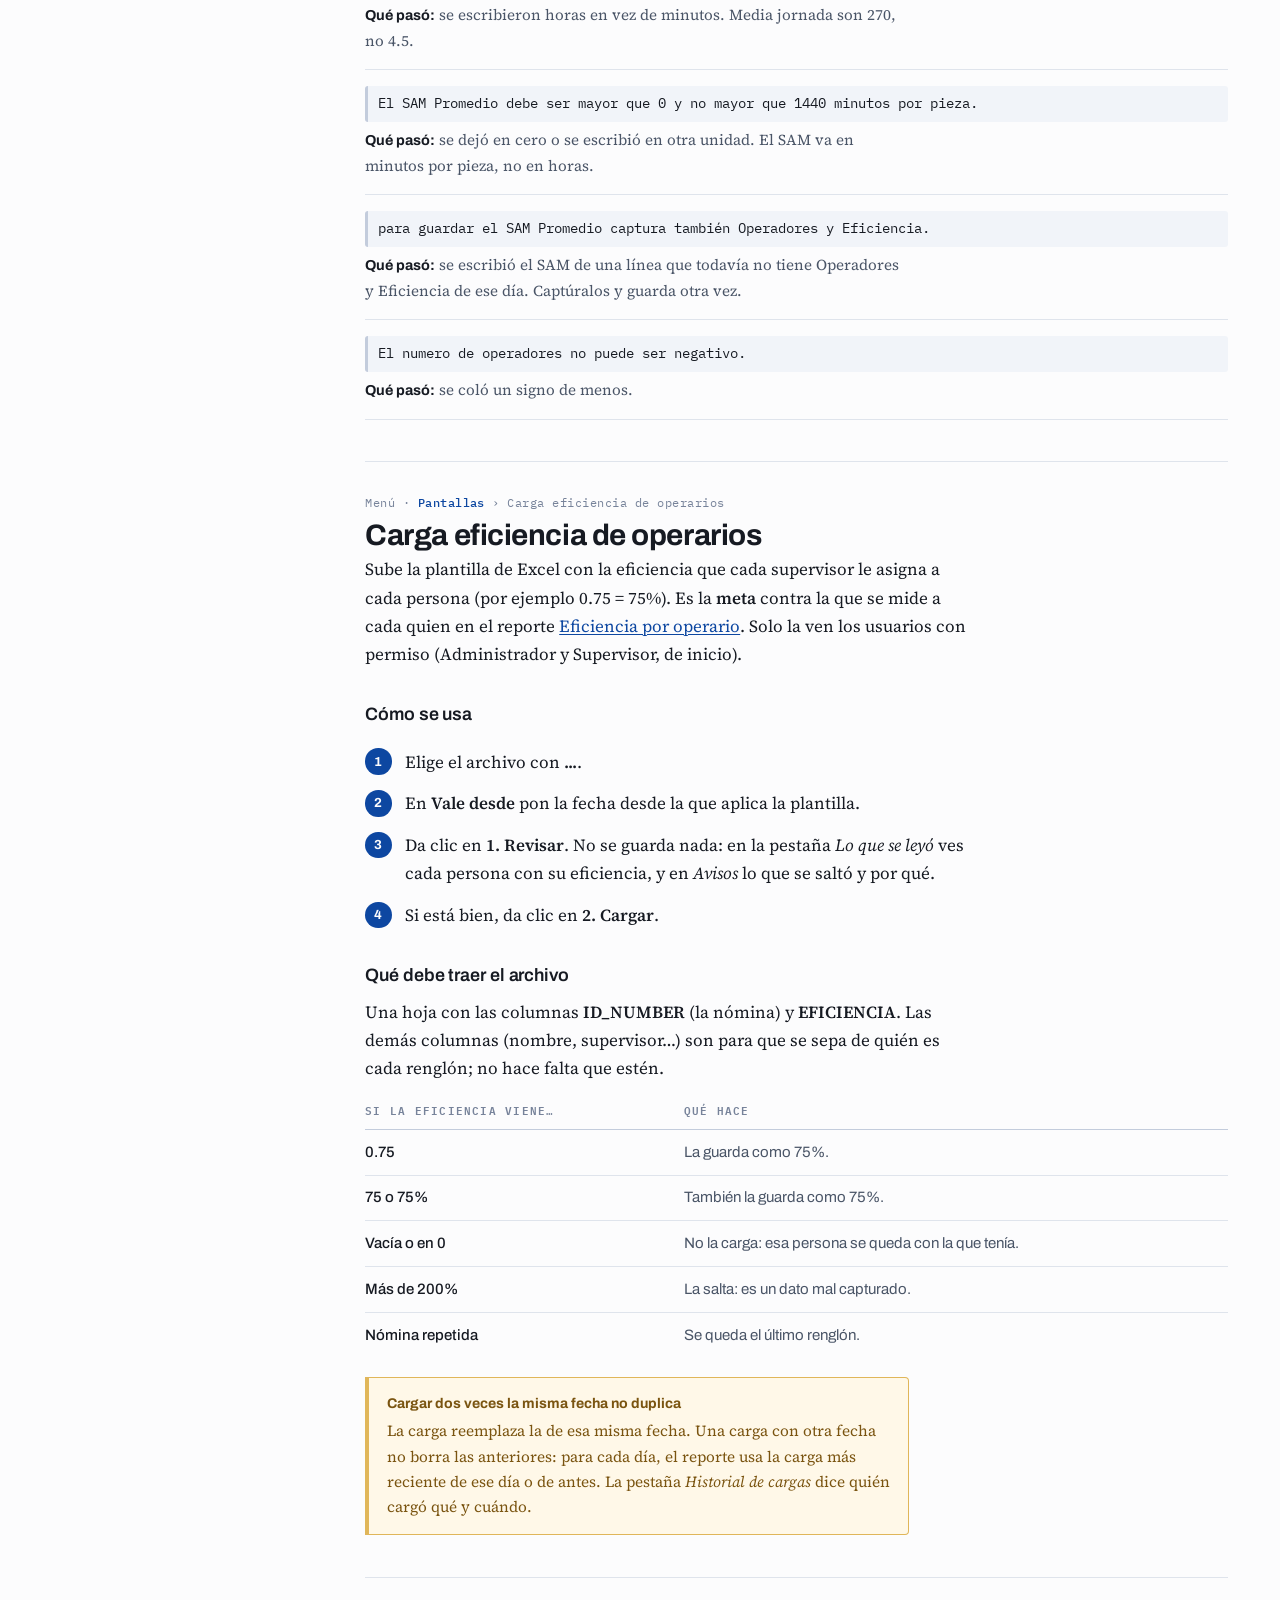
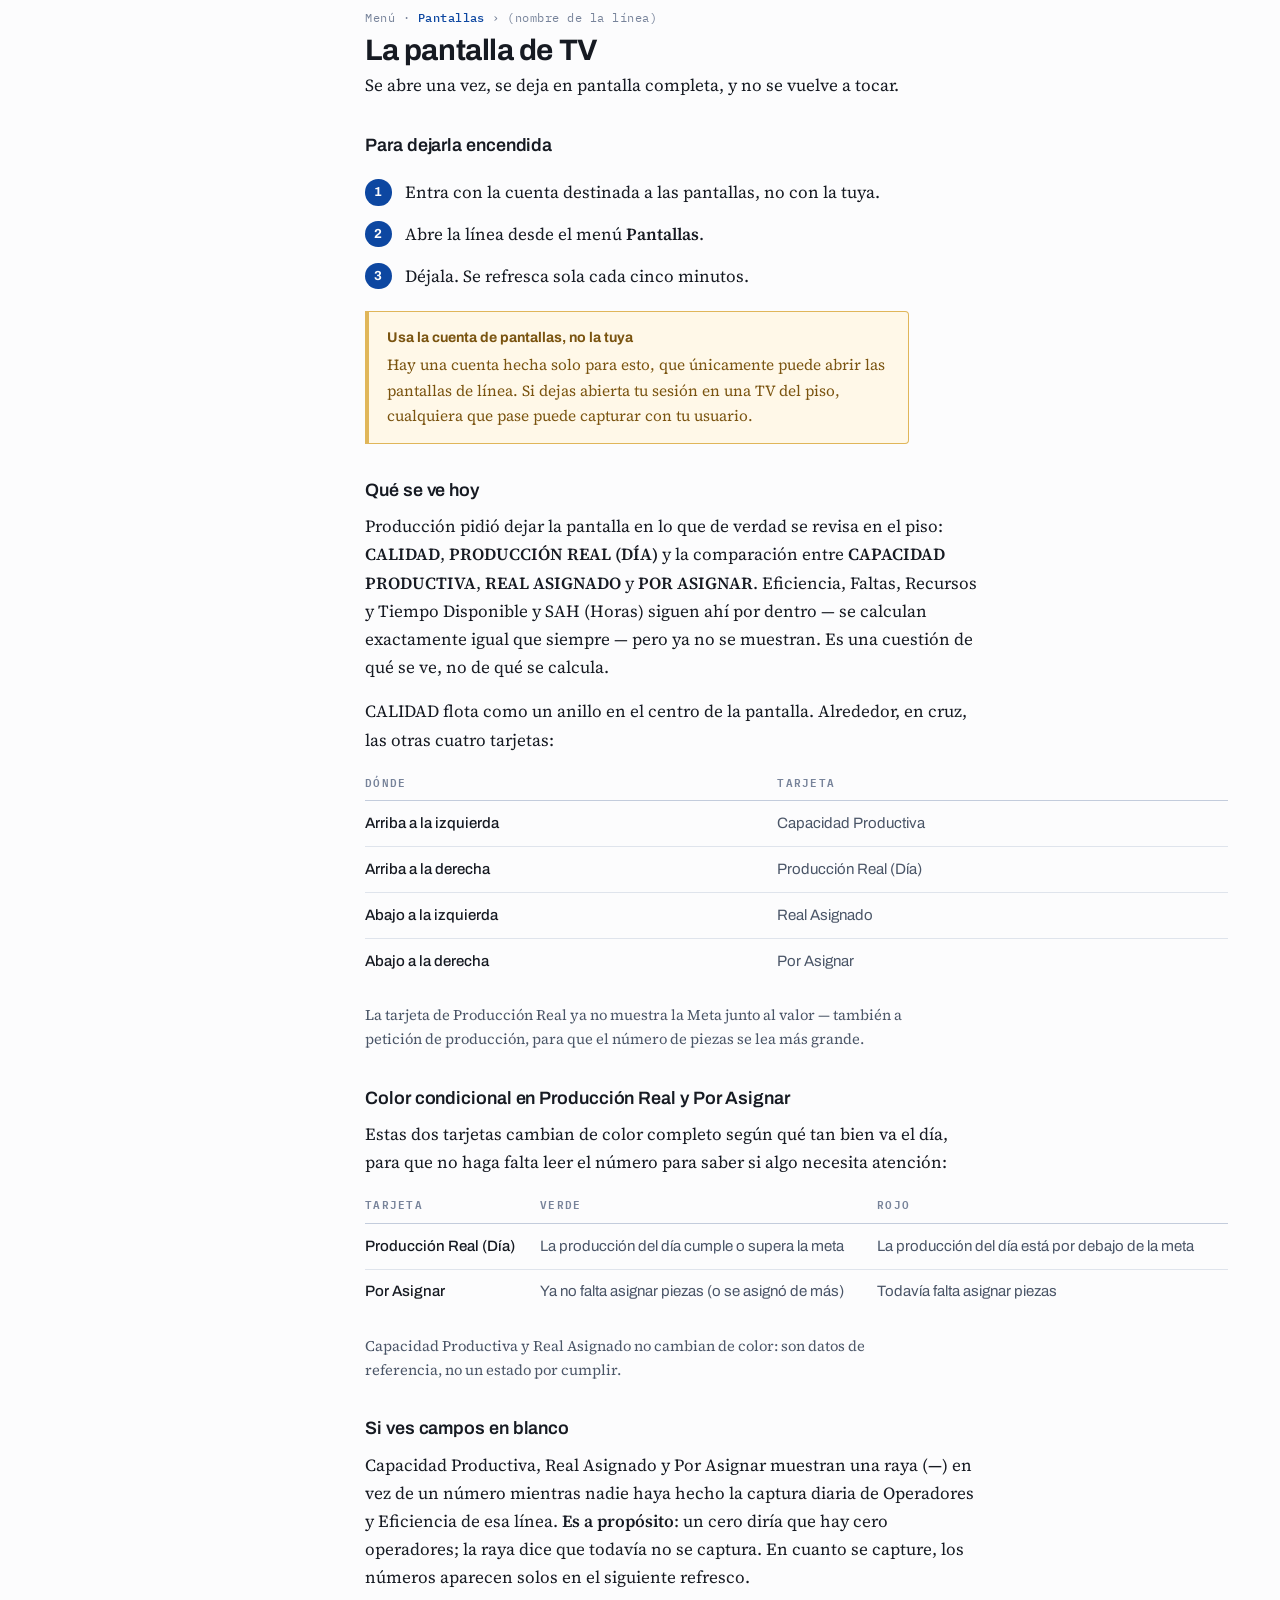
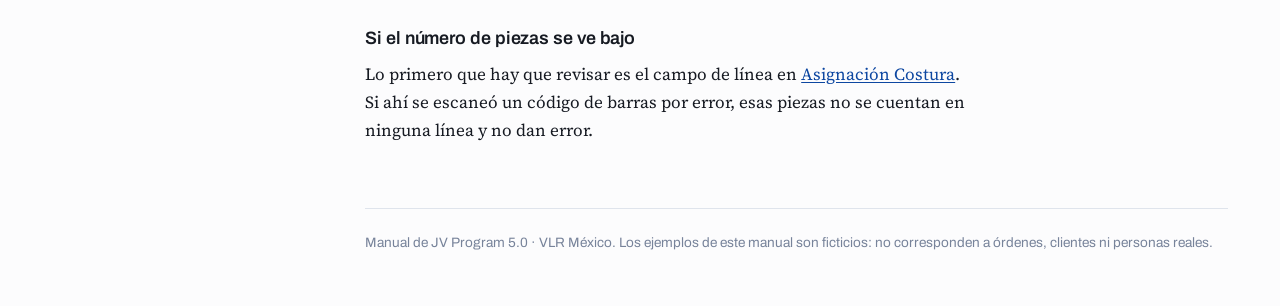
<file: lineas.html>
<!doctype html>
<html lang="es">
<head>
<meta charset="utf-8">
<meta name="viewport" content="width=device-width,initial-scale=1">
<title>Pantallas de línea · Manual de JV Program</title>
<meta name="description" content="Las pantallas de TV por línea de costura y la captura diaria que las alimenta.">
<link rel="preconnect" href="https://fonts.googleapis.com">
<link rel="preconnect" href="https://fonts.gstatic.com" crossorigin>
<link rel="stylesheet" href="https://fonts.googleapis.com/css2?family=Archivo:wght@600;700&family=IBM+Plex+Mono:wght@400;500;600&family=Source+Serif+4:opsz,wght@8..60,400;8..60,600&display=swap">
<link rel="stylesheet" href="estilo.css">
</head>
<body>
<div class="envoltura">

<aside class="lado">
  <a class="titulo" href="index.html">Manual de JV&nbsp;Program</a>
  <div class="sub">Versión 5.0</div>
  <input type="search" id="buscar" placeholder="Buscar en esta página…" aria-label="Buscar en esta página">
  <nav aria-label="Índice">
    <h4>Empezar aquí</h4>
    <a href="index.html">Cómo funcionan todas las pantallas</a>
    <h4>Por módulo</h4>
    <a href="produccion.html">Producción</a>
    <a href="calidad.html">Calidad</a>
    <a href="almacen.html">Almacén</a>
    <a class="aqui" href="lineas.html">Pantallas de línea</a>
    <a href="catalogos.html">Catálogos y usuarios</a>
    <a href="datos.html">Base de datos y reportes</a>
    <h4>Cuando algo falla</h4>
    <a href="preguntas.html">Errores y preguntas frecuentes</a>
  </nav>
</aside>

<main>
  <div class="portada">
    <p class="eyebrow">Por módulo</p>
    <h1>Pantallas de línea</h1>
    <p class="entrada">Una pantalla de TV por línea de costura, encendida todo el día, con los
      indicadores que antes se llevaban a mano. Y la pantalla donde el supervisor captura los
      tres datos que el sistema no puede adivinar.</p>
  </div>

  <h2 id="como-funciona">Cómo funciona, en una frase</h2>
  <p>La pantalla de TV <strong>no se toca</strong>: se abre en la mañana y se refresca sola
    cada cinco minutos. Lo único que alguien hace todos los días es capturar Operadores,
    Eficiencia y Faltas de su línea; el SAM Promedio se captura solo cuando cambia.</p>

  <h2 id="de-donde-salen">De dónde sale cada número</h2>
  <div class="tabla-caja">
  <table>
    <thead><tr><th>Indicador</th><th>De dónde sale</th></tr></thead>
    <tbody>
      <tr><td>Operadores</td><td>Captura diaria del supervisor</td></tr>
      <tr><td>Eficiencia&nbsp;%</td><td>Captura diaria del supervisor</td></tr>
      <tr><td>Faltas</td><td>Captura diaria del supervisor</td></tr>
      <tr><td>Min. Turno</td><td>Automático: 540 minutos de lunes a jueves, 450 el viernes, desde las 7:00</td></tr>
      <tr><td>SAM Promedio</td><td>Captura del supervisor, en minutos por pieza. Se escribe cuando cambia; mientras no se cambie, se sigue usando el último que se capturó para esa línea</td></tr>
      <tr><td>Min. Disponibles</td><td>Operadores × Min. Turno × Eficiencia</td></tr>
      <tr><td>Capacidad Productiva</td><td>Min. Disponibles ÷ SAM Promedio</td></tr>
      <tr><td>Real Asignado</td><td>Lo escaneado hoy en <a href="produccion.html#asignacion-costura">Asignación Costura</a></td></tr>
      <tr><td>Por Asignar</td><td>Capacidad Productiva − Real Asignado</td></tr>
      <tr><td>Calidad</td><td>Las inspecciones de hoy de las órdenes de esa línea</td></tr>
    </tbody>
  </table>
  </div>
  <p class="chico">Eficiencia y Faltas se siguen capturando y calculando exactamente igual
    que siempre. Lo que cambió es qué se muestra en la pantalla de TV — ver abajo.</p>

  <div class="ojo">
    <b>El SAM depende del producto</b>
    <p>Una almohada lleva muchos menos minutos que un cuerpo, así que una línea de almohadas
      asigna cientos de piezas donde otra asigna decenas. <strong>No significa que vaya más
      rápido</strong>: el producto es otro. Por eso, cuando una línea cambia de producto, hay
      que actualizar su SAM en la Captura diaria.</p>
  </div>

  <!-- ===================================================== -->
  <div class="pantalla" id="captura-diaria">
    <p class="ruta">Menú · <b>Pantallas</b> › Captura diaria (Operadores / Eficiencia)</p>
    <h2 style="margin-top:0">Captura diaria</h2>
    <p>Los tres datos del día, por línea. Toma menos de un minuto.</p>

    <h3>Cómo se usa</h3>
    <ol class="pasos">
      <li>Revisa que la <strong>fecha</strong> de arriba sea la de hoy. Si no, cámbiala y da
        <strong>Cargar</strong>.</li>
      <li>Busca el renglón de tu línea.</li>
      <li>Escribe <strong>Operadores</strong>, <strong>Eficiencia&nbsp;%</strong> y
        <strong>Faltas</strong>.</li>
      <li>Si el <strong>SAM Promedio</strong> de tu línea cambió, escribe el nuevo.</li>
      <li>Da clic en <strong>Guardar</strong>.</li>
    </ol>
    <p>Las demás columnas de la tabla — Min. Turno, Min. Disponibles, Capacidad Productiva,
      Real Asignado, Por Asignar — son de solo lectura: están ahí para que veas el efecto de
      lo que capturas, pero no se escriben.</p>

    <h3>El SAM Promedio se escribe solo cuando cambia</h3>
    <p>Si un día no escribes el SAM, el sistema usa el último que se capturó para esa línea.
      Ese valor se ve en <strong>gris e inclinado</strong>; si dejas el cursor encima, dice de
      qué fecha es. Si hoy es distinto, escribe el nuevo encima y guarda: desde ese día manda
      el nuevo.</p>
    <p class="chico">Para guardar el SAM de una línea también hay que capturar sus Operadores y
      su Eficiencia de ese día. Si una línea nunca ha tenido SAM, Capacidad Productiva y Por
      Asignar salen en blanco hasta que alguien lo escriba.</p>

    <h3>Qué se puede escribir</h3>
    <div class="tabla-caja">
    <table>
      <thead><tr><th>Campo</th><th>Valores válidos</th></tr></thead>
      <tbody>
        <tr><td>Operadores</td><td>Cero o más. No admite negativos.</td></tr>
        <tr><td>Eficiencia %</td><td>Entre 0 y 100.</td></tr>
        <tr><td>Faltas</td><td>Cero o más.</td></tr>
        <tr><td>SAM Promedio</td><td>Minutos por pieza. Mayor que 0 y hasta 1440.</td></tr>
        <tr><td>Min. Turno (manual)</td><td>Entre 0 y 1440. Ver abajo.</td></tr>
      </tbody>
    </table>
    </div>

    <div class="ojo">
      <b>Capturar dos veces el mismo día no duplica</b>
      <p>Si te equivocaste, corrige el renglón y guarda otra vez. El sistema reemplaza la
        captura del día en vez de agregar una nueva.</p>
    </div>

    <h3>El sábado que sí se trabaja</h3>
    <p>El sistema supone que sábado y domingo no hay turno, así que esos días los minutos
      salen en cero y los indicadores no se calculan. Para un sábado excepcional:</p>
    <ol class="pasos">
      <li>Marca la casilla <strong>Ver Min. Turno (manual)</strong>.</li>
      <li>Aparece una columna más. Escribe ahí los minutos que sí se trabajaron.</li>
      <li>Guarda.</li>
    </ol>
    <p class="chico">Solo aplica a ese día y a esa línea. No cambia los demás sábados.</p>

    <h3>Mensajes que puede dar</h3>
    <div class="mensajes">
      <div class="mensaje">
        <div class="dice">La eficiencia debe estar entre 0 y 100.</div>
        <p class="quiere"><b>Qué pasó:</b> se capturó como decimal (0.85) en vez de porcentaje
          (85), o se pasó de 100.</p>
      </div>
      <div class="mensaje">
        <div class="dice">Los minutos de turno (manual) deben estar entre 0 y 1440 (24 horas).</div>
        <p class="quiere"><b>Qué pasó:</b> se escribieron horas en vez de minutos. Media
          jornada son 270, no 4.5.</p>
      </div>
      <div class="mensaje">
        <div class="dice">El SAM Promedio debe ser mayor que 0 y no mayor que 1440 minutos por pieza.</div>
        <p class="quiere"><b>Qué pasó:</b> se dejó en cero o se escribió en otra unidad. El SAM
          va en minutos por pieza, no en horas.</p>
      </div>
      <div class="mensaje">
        <div class="dice">para guardar el SAM Promedio captura también Operadores y Eficiencia.</div>
        <p class="quiere"><b>Qué pasó:</b> se escribió el SAM de una línea que todavía no tiene
          Operadores y Eficiencia de ese día. Captúralos y guarda otra vez.</p>
      </div>
      <div class="mensaje">
        <div class="dice">El numero de operadores no puede ser negativo.</div>
        <p class="quiere"><b>Qué pasó:</b> se coló un signo de menos.</p>
      </div>
    </div>
  </div>

  <!-- ===================================================== -->
  <div class="pantalla" id="carga-eficiencia">
    <p class="ruta">Menú · <b>Pantallas</b> › Carga eficiencia de operarios</p>
    <h2 style="margin-top:0">Carga eficiencia de operarios</h2>
    <p>Sube la plantilla de Excel con la eficiencia que cada supervisor le asigna a cada persona
      (por ejemplo 0.75 = 75%). Es la <strong>meta</strong> contra la que se mide a cada quien en
      el reporte <a href="datos.html#panel">Eficiencia por operario</a>. Solo la ven los
      usuarios con permiso (Administrador y Supervisor, de inicio).</p>

    <h3>Cómo se usa</h3>
    <ol class="pasos">
      <li>Elige el archivo con <strong>...</strong>.</li>
      <li>En <strong>Vale desde</strong> pon la fecha desde la que aplica la plantilla.</li>
      <li>Da clic en <strong>1. Revisar</strong>. No se guarda nada: en la pestaña
        <em>Lo que se leyó</em> ves cada persona con su eficiencia, y en <em>Avisos</em> lo que se
        saltó y por qué.</li>
      <li>Si está bien, da clic en <strong>2. Cargar</strong>.</li>
    </ol>

    <h3>Qué debe traer el archivo</h3>
    <p>Una hoja con las columnas <strong>ID_NUMBER</strong> (la nómina) y
      <strong>EFICIENCIA</strong>. Las demás columnas (nombre, supervisor…) son para que se sepa de
      quién es cada renglón; no hace falta que estén.</p>
    <div class="tabla-caja">
    <table>
      <thead><tr><th>Si la eficiencia viene…</th><th>Qué hace</th></tr></thead>
      <tbody>
        <tr><td>0.75</td><td>La guarda como 75%.</td></tr>
        <tr><td>75 o 75%</td><td>También la guarda como 75%.</td></tr>
        <tr><td>Vacía o en 0</td><td>No la carga: esa persona se queda con la que tenía.</td></tr>
        <tr><td>Más de 200%</td><td>La salta: es un dato mal capturado.</td></tr>
        <tr><td>Nómina repetida</td><td>Se queda el último renglón.</td></tr>
      </tbody>
    </table>
    </div>

    <div class="ojo">
      <b>Cargar dos veces la misma fecha no duplica</b>
      <p>La carga reemplaza la de esa misma fecha. Una carga con otra fecha no borra las
        anteriores: para cada día, el reporte usa la carga más reciente de ese día o de antes.
        La pestaña <em>Historial de cargas</em> dice quién cargó qué y cuándo.</p>
    </div>
  </div>

  <!-- ===================================================== -->
  <div class="pantalla" id="pantalla-tv">
    <p class="ruta">Menú · <b>Pantallas</b> › (nombre de la línea)</p>
    <h2 style="margin-top:0">La pantalla de TV</h2>
    <p>Se abre una vez, se deja en pantalla completa, y no se vuelve a tocar.</p>

    <h3>Para dejarla encendida</h3>
    <ol class="pasos">
      <li>Entra con la cuenta destinada a las pantallas, no con la tuya.</li>
      <li>Abre la línea desde el menú <strong>Pantallas</strong>.</li>
      <li>Déjala. Se refresca sola cada cinco minutos.</li>
    </ol>

    <div class="ojo">
      <b>Usa la cuenta de pantallas, no la tuya</b>
      <p>Hay una cuenta hecha solo para esto, que únicamente puede abrir las pantallas de
        línea. Si dejas abierta tu sesión en una TV del piso, cualquiera que pase puede
        capturar con tu usuario.</p>
    </div>

    <h3>Qué se ve hoy</h3>
    <p>Producción pidió dejar la pantalla en lo que de verdad se revisa en el piso:
      <strong>CALIDAD</strong>, <strong>PRODUCCIÓN REAL (DÍA)</strong> y la comparación
      entre <strong>CAPACIDAD PRODUCTIVA</strong>, <strong>REAL ASIGNADO</strong> y
      <strong>POR ASIGNAR</strong>. Eficiencia, Faltas, Recursos y Tiempo Disponible y SAH
      (Horas) siguen ahí por dentro — se calculan exactamente igual que siempre — pero ya
      no se muestran. Es una cuestión de qué se ve, no de qué se calcula.</p>

    <p>CALIDAD flota como un anillo en el centro de la pantalla. Alrededor, en cruz, las
      otras cuatro tarjetas:</p>
    <div class="tabla-caja">
    <table>
      <thead><tr><th>Dónde</th><th>Tarjeta</th></tr></thead>
      <tbody>
        <tr><td>Arriba a la izquierda</td><td>Capacidad Productiva</td></tr>
        <tr><td>Arriba a la derecha</td><td>Producción Real (Día)</td></tr>
        <tr><td>Abajo a la izquierda</td><td>Real Asignado</td></tr>
        <tr><td>Abajo a la derecha</td><td>Por Asignar</td></tr>
      </tbody>
    </table>
    </div>
    <p class="chico">La tarjeta de Producción Real ya no muestra la Meta junto al valor —
      también a petición de producción, para que el número de piezas se lea más grande.</p>

    <h3>Color condicional en Producción Real y Por Asignar</h3>
    <p>Estas dos tarjetas cambian de color completo según qué tan bien va el día, para que
      no haga falta leer el número para saber si algo necesita atención:</p>
    <div class="tabla-caja">
    <table>
      <thead><tr><th>Tarjeta</th><th>Verde</th><th>Rojo</th></tr></thead>
      <tbody>
        <tr><td>Producción Real (Día)</td><td>La producción del día cumple o supera la meta</td><td>La producción del día está por debajo de la meta</td></tr>
        <tr><td>Por Asignar</td><td>Ya no falta asignar piezas (o se asignó de más)</td><td>Todavía falta asignar piezas</td></tr>
      </tbody>
    </table>
    </div>
    <p class="chico">Capacidad Productiva y Real Asignado no cambian de color: son datos de
      referencia, no un estado por cumplir.</p>

    <h3>Si ves campos en blanco</h3>
    <p>Capacidad Productiva, Real Asignado y Por Asignar muestran una raya
      (<strong>—</strong>) en vez de un número mientras nadie haya hecho la captura diaria
      de Operadores y Eficiencia de esa línea. <strong>Es a propósito</strong>: un cero
      diría que hay cero operadores; la raya dice que todavía no se captura. En cuanto se
      capture, los números aparecen solos en el siguiente refresco.</p>

    <h3>Si el número de piezas se ve bajo</h3>
    <p>Lo primero que hay que revisar es el campo de línea en
      <a href="produccion.html#asignacion-costura">Asignación Costura</a>. Si ahí se escaneó
      un código de barras por error, esas piezas no se cuentan en ninguna línea y no dan
      error.</p>
  </div>
  <div id="sinresultados">No hay nada con esa palabra en esta página.</div>

  <footer>
    <p>Manual de JV Program 5.0 · VLR México. Los ejemplos de este manual son ficticios:
      no corresponden a órdenes, clientes ni personas reales.</p>
  </footer>
</main>

</div>
<script src="buscar.js"></script>
</body>
</html>
</file>
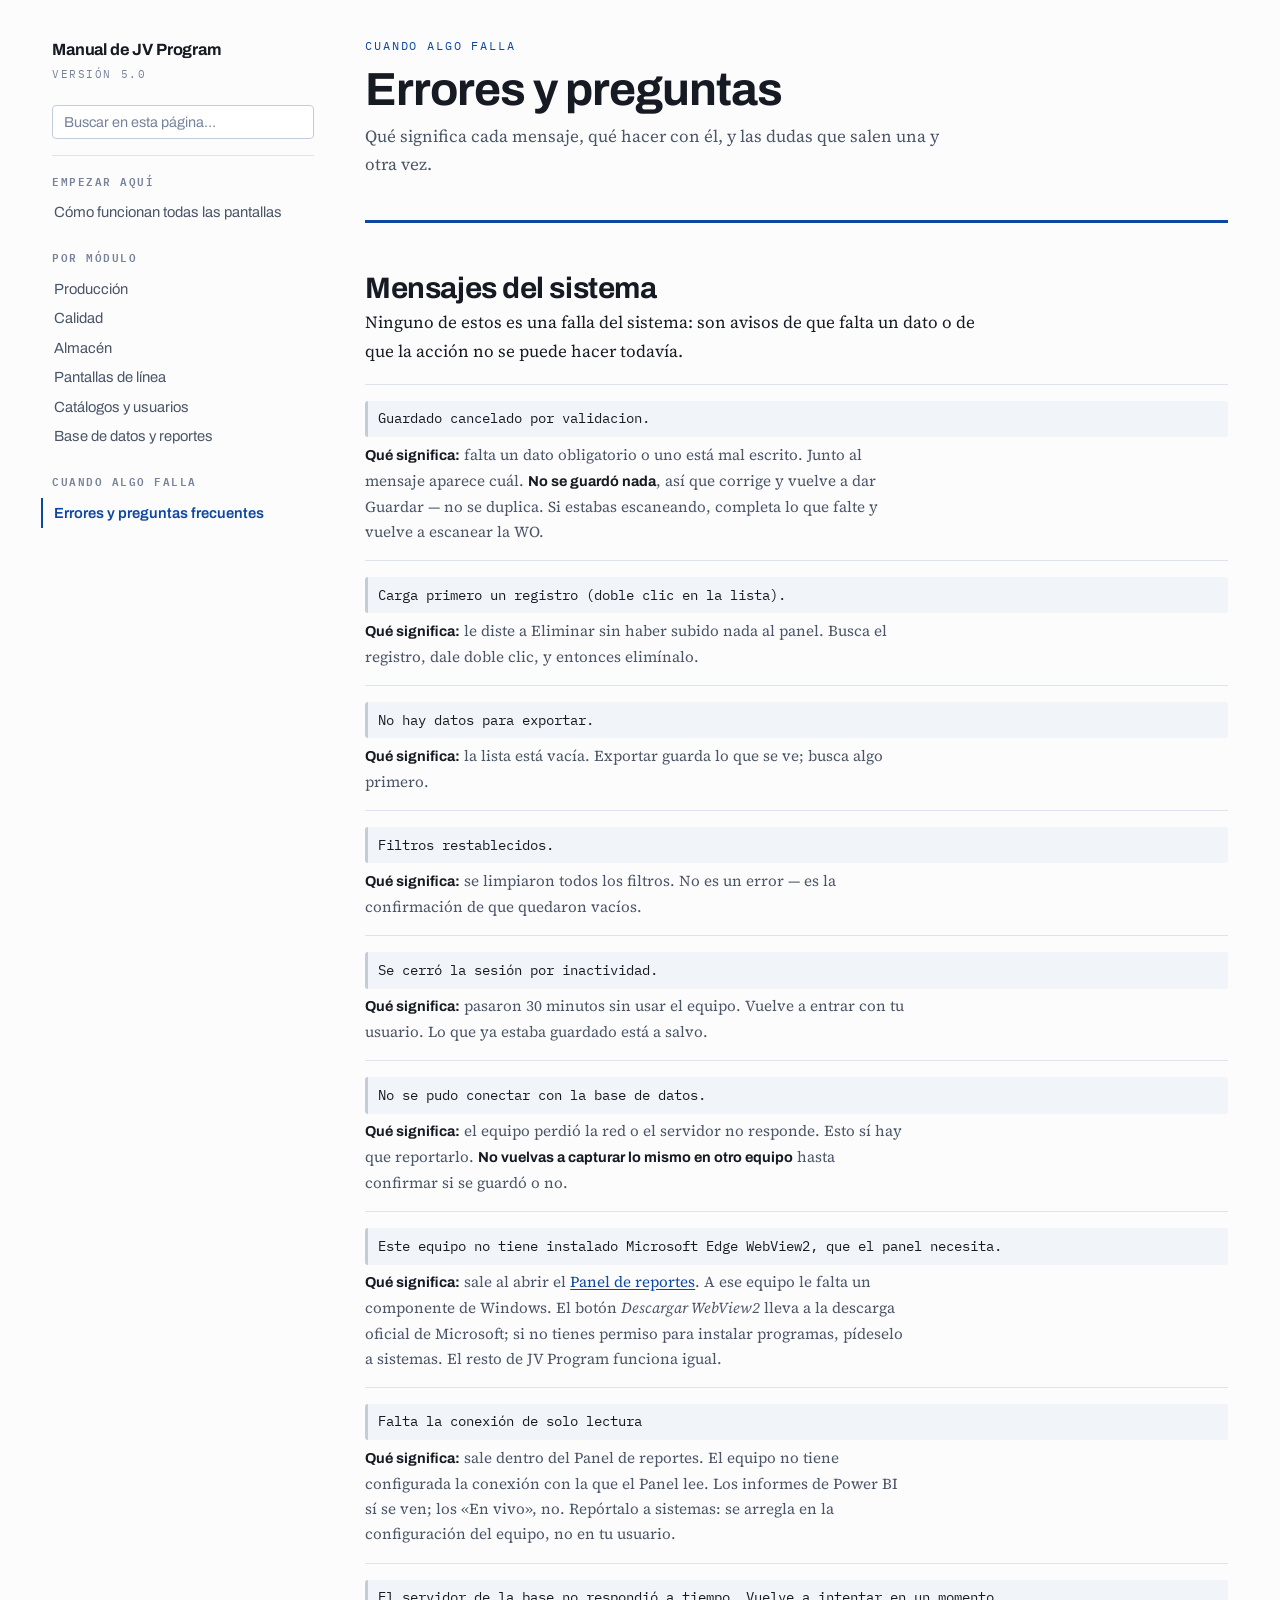
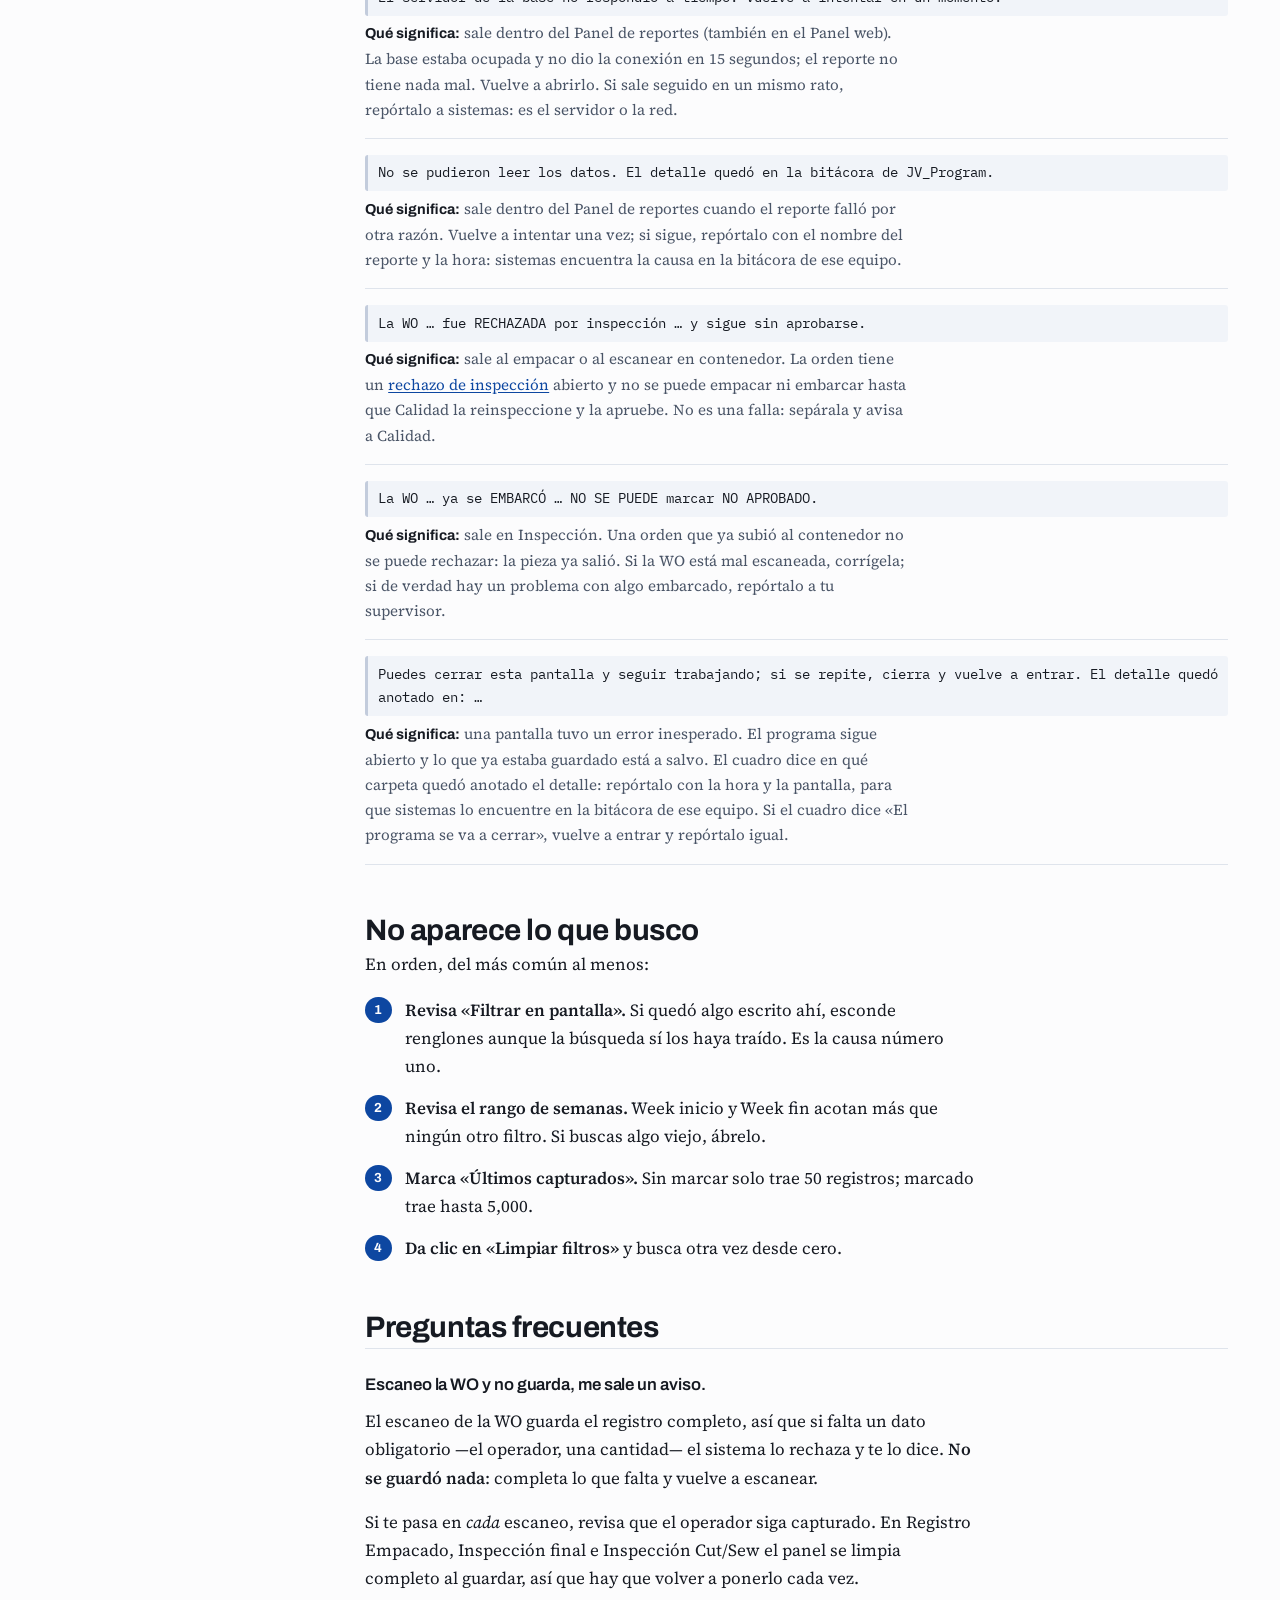
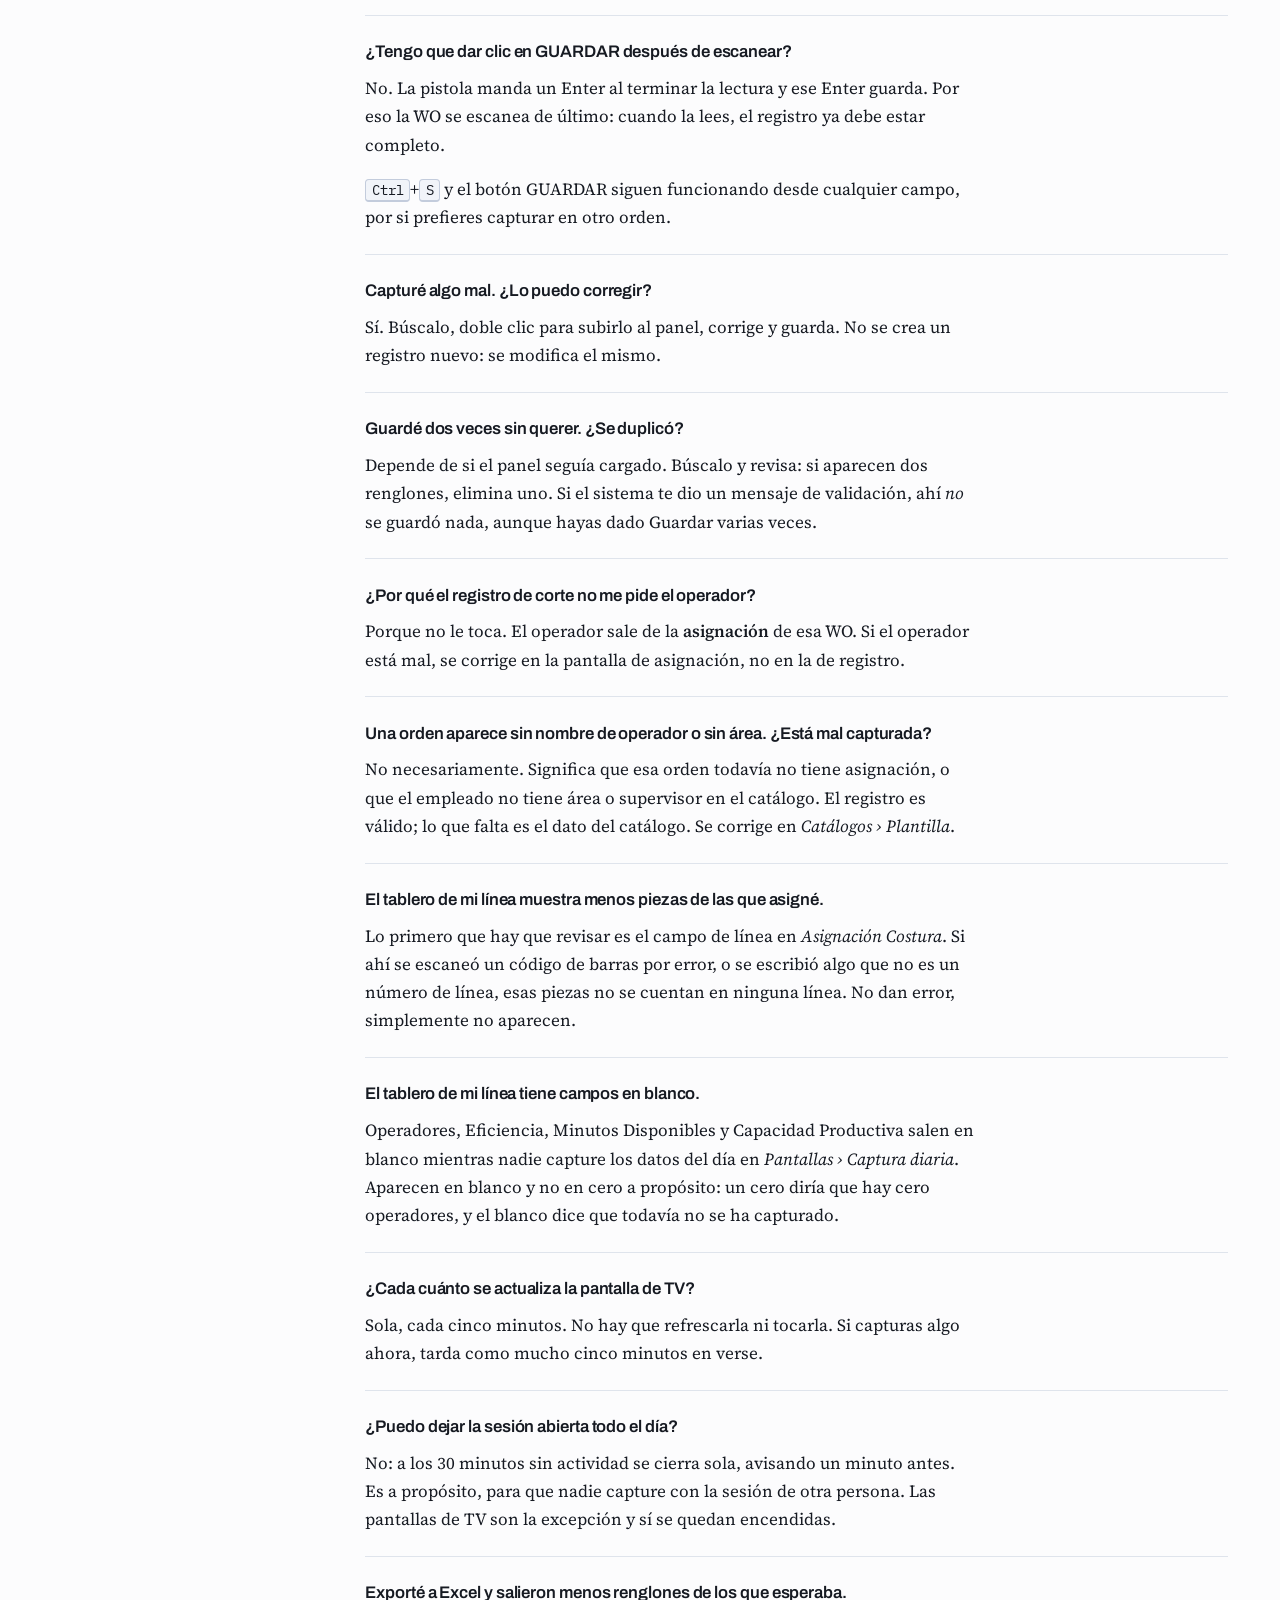
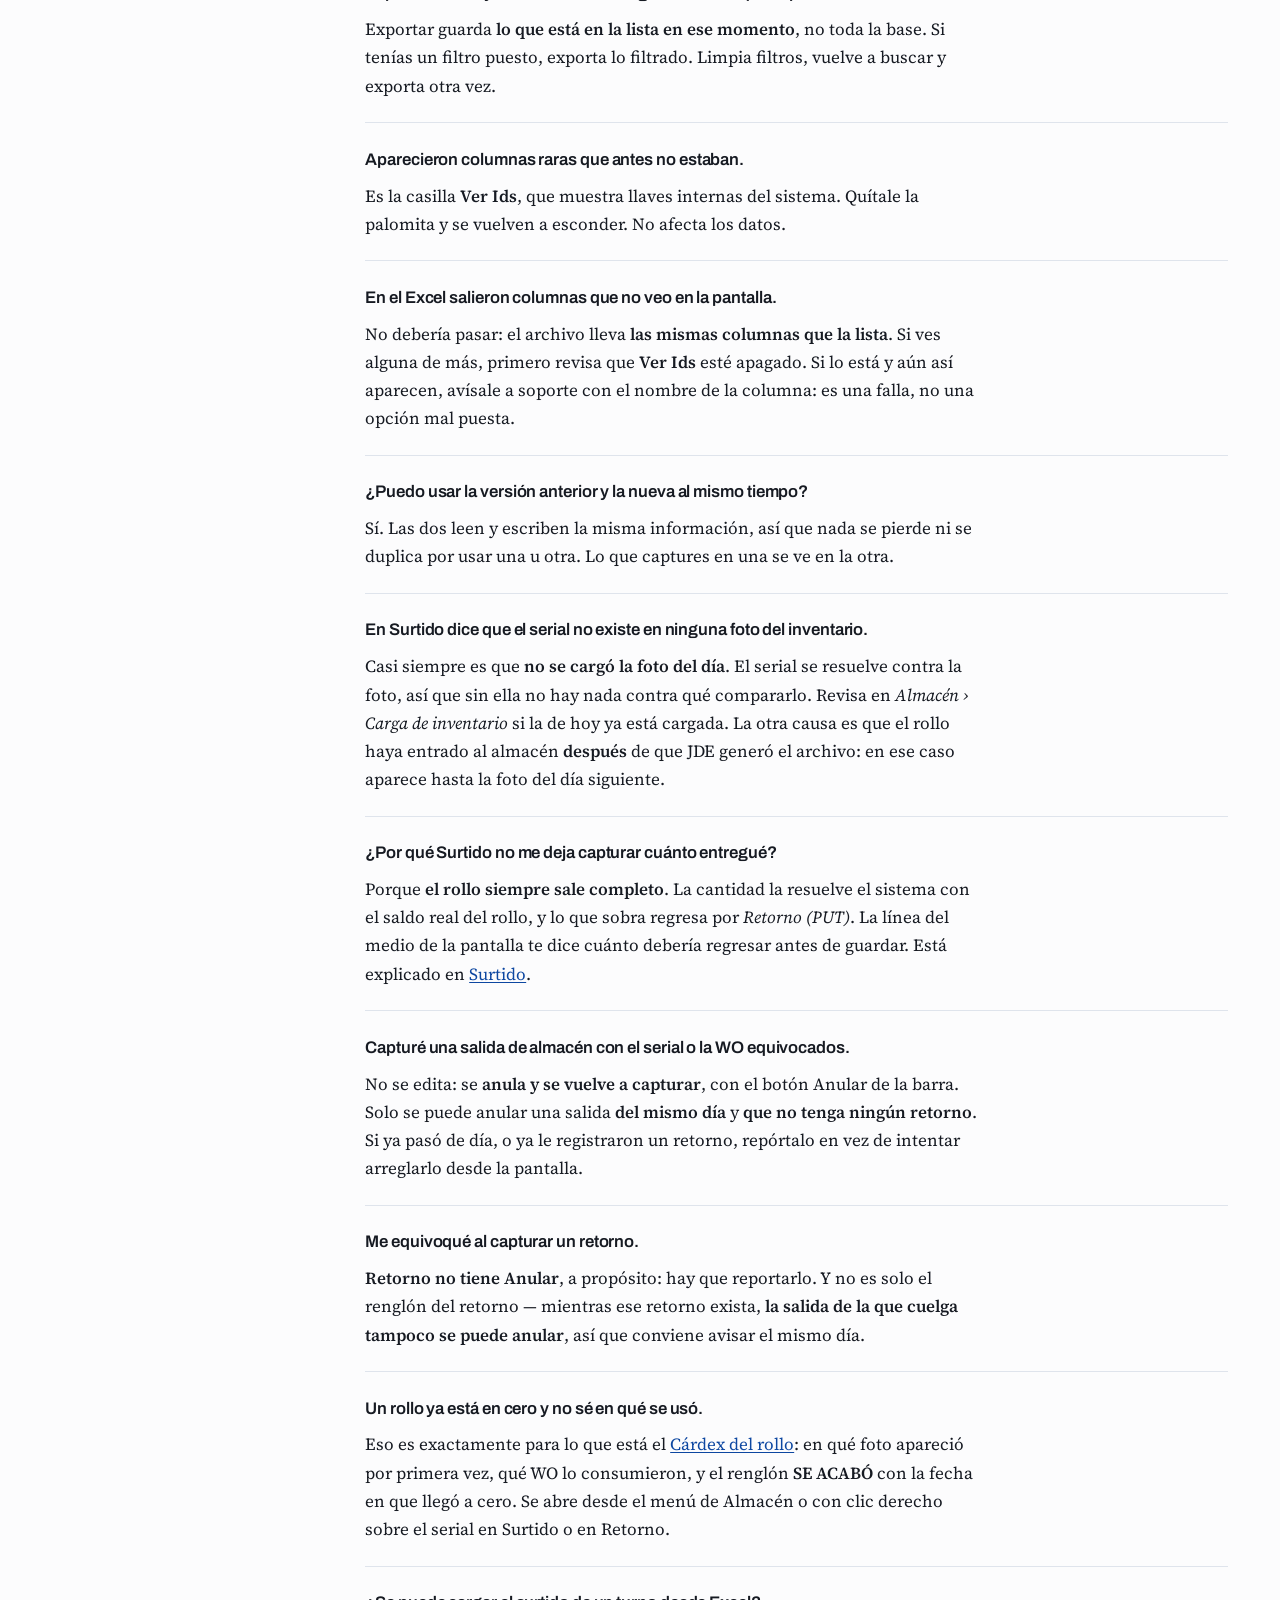
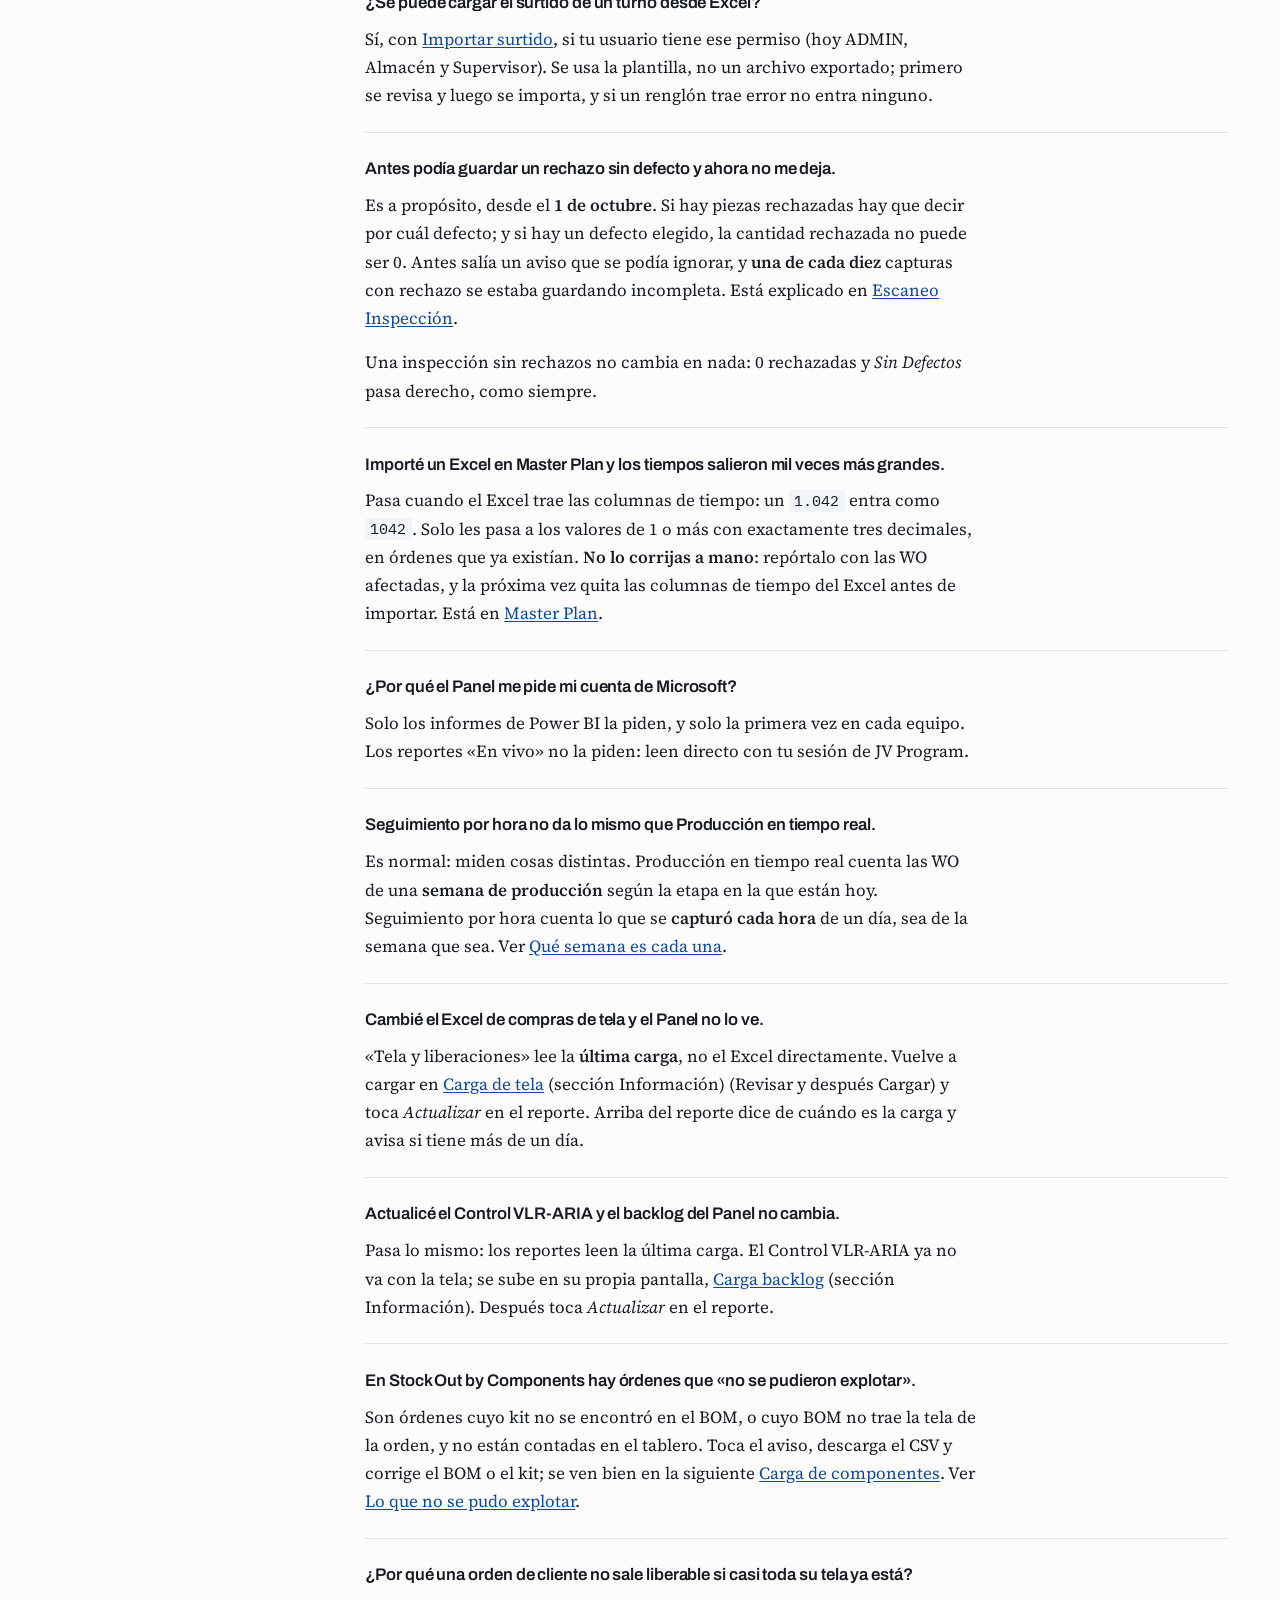
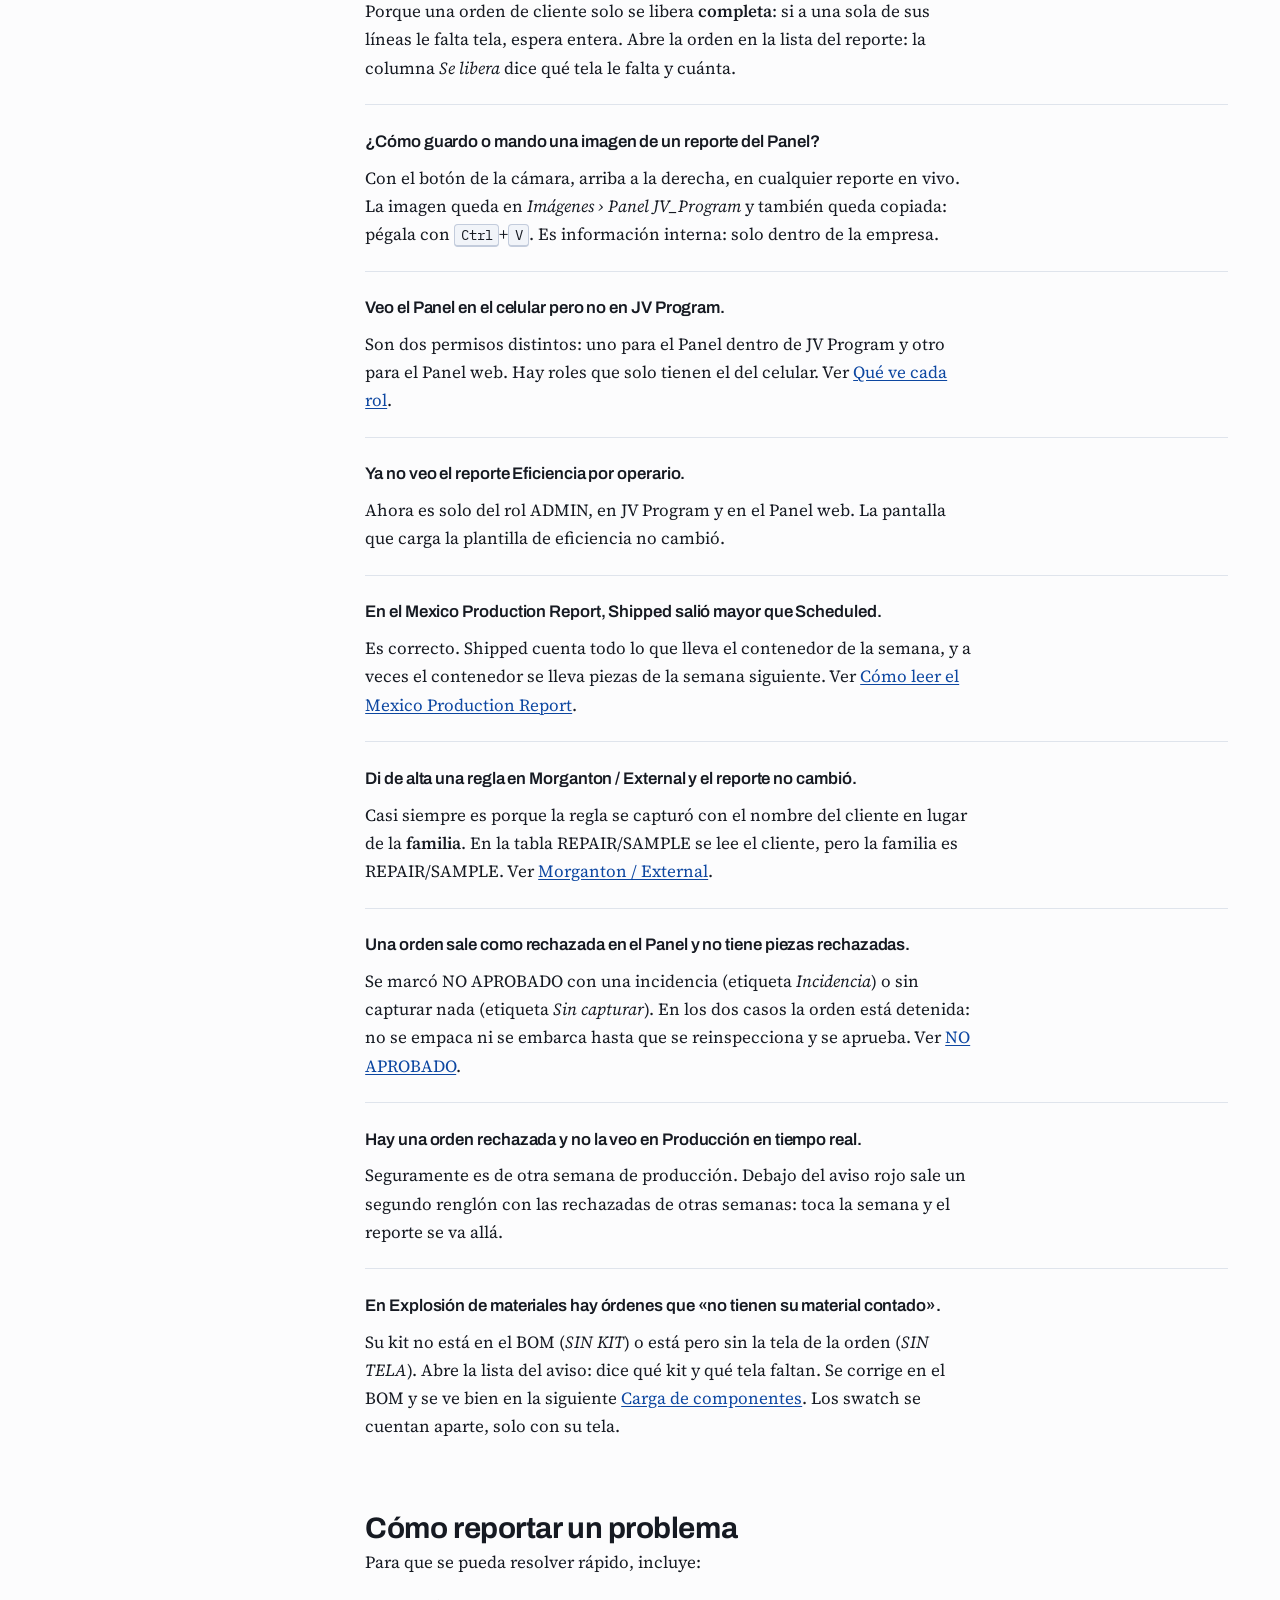
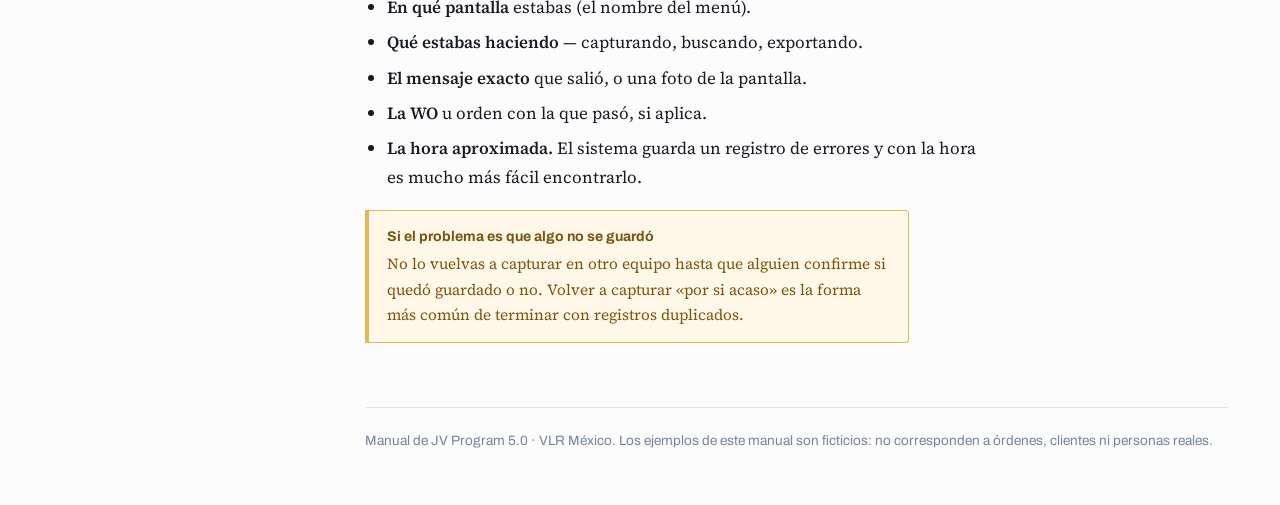
<file: preguntas.html>
<!doctype html>
<html lang="es">
<head>
<meta charset="utf-8">
<meta name="viewport" content="width=device-width,initial-scale=1">
<title>Errores y preguntas · Manual de JV Program</title>
<meta name="description" content="Qué significa cada mensaje del sistema y respuestas a las dudas más comunes.">
<link rel="preconnect" href="https://fonts.googleapis.com">
<link rel="preconnect" href="https://fonts.gstatic.com" crossorigin>
<link rel="stylesheet" href="https://fonts.googleapis.com/css2?family=Archivo:wght@600;700&family=IBM+Plex+Mono:wght@400;500;600&family=Source+Serif+4:opsz,wght@8..60,400;8..60,600&display=swap">
<link rel="stylesheet" href="estilo.css">
</head>
<body>
<div class="envoltura">

<aside class="lado">
  <a class="titulo" href="index.html">Manual de JV&nbsp;Program</a>
  <div class="sub">Versión 5.0</div>
  <input type="search" id="buscar" placeholder="Buscar en esta página…" aria-label="Buscar en esta página">
  <nav aria-label="Índice">
    <h4>Empezar aquí</h4>
    <a href="index.html">Cómo funcionan todas las pantallas</a>
    <h4>Por módulo</h4>
    <a href="produccion.html">Producción</a>
    <a href="calidad.html">Calidad</a>
    <a href="almacen.html">Almacén</a>
    <a href="lineas.html">Pantallas de línea</a>
    <a href="catalogos.html">Catálogos y usuarios</a>
    <a href="datos.html">Base de datos y reportes</a>
    <h4>Cuando algo falla</h4>
    <a class="aqui" href="preguntas.html">Errores y preguntas frecuentes</a>
  </nav>
</aside>

<main>
  <div class="portada">
    <p class="eyebrow">Cuando algo falla</p>
    <h1>Errores y preguntas</h1>
    <p class="entrada">Qué significa cada mensaje, qué hacer con él, y las dudas que salen una
      y otra vez.</p>
  </div>

  <h2 id="mensajes">Mensajes del sistema</h2>
  <p>Ninguno de estos es una falla del sistema: son avisos de que falta un dato o de que la
    acción no se puede hacer todavía.</p>

  <div class="mensajes">
    <div class="mensaje">
      <div class="dice">Guardado cancelado por validacion.</div>
      <p class="quiere"><b>Qué significa:</b> falta un dato obligatorio o uno está mal escrito.
        Junto al mensaje aparece cuál. <b>No se guardó nada</b>, así que corrige y vuelve a dar
        Guardar — no se duplica. Si estabas escaneando, completa lo que falte y vuelve a
        escanear la WO.</p>
    </div>
    <div class="mensaje">
      <div class="dice">Carga primero un registro (doble clic en la lista).</div>
      <p class="quiere"><b>Qué significa:</b> le diste a Eliminar sin haber subido nada al panel.
        Busca el registro, dale doble clic, y entonces elimínalo.</p>
    </div>
    <div class="mensaje">
      <div class="dice">No hay datos para exportar.</div>
      <p class="quiere"><b>Qué significa:</b> la lista está vacía. Exportar guarda lo que se ve;
        busca algo primero.</p>
    </div>
    <div class="mensaje">
      <div class="dice">Filtros restablecidos.</div>
      <p class="quiere"><b>Qué significa:</b> se limpiaron todos los filtros. No es un error —
        es la confirmación de que quedaron vacíos.</p>
    </div>
    <div class="mensaje">
      <div class="dice">Se cerró la sesión por inactividad.</div>
      <p class="quiere"><b>Qué significa:</b> pasaron 30 minutos sin usar el equipo. Vuelve a
        entrar con tu usuario. Lo que ya estaba guardado está a salvo.</p>
    </div>
    <div class="mensaje">
      <div class="dice">No se pudo conectar con la base de datos.</div>
      <p class="quiere"><b>Qué significa:</b> el equipo perdió la red o el servidor no responde.
        Esto sí hay que reportarlo. <b>No vuelvas a capturar lo mismo en otro equipo</b> hasta
        confirmar si se guardó o no.</p>
    </div>
    <div class="mensaje">
      <div class="dice">Este equipo no tiene instalado Microsoft Edge WebView2, que el panel necesita.</div>
      <p class="quiere"><b>Qué significa:</b> sale al abrir el <a href="datos.html#panel">Panel de
        reportes</a>. A ese equipo le falta un componente de Windows. El botón <em>Descargar
        WebView2</em> lleva a la descarga oficial de Microsoft; si no tienes permiso para
        instalar programas, pídeselo a sistemas. El resto de JV Program funciona igual.</p>
    </div>
    <div class="mensaje">
      <div class="dice">Falta la conexión de solo lectura</div>
      <p class="quiere"><b>Qué significa:</b> sale dentro del Panel de reportes. El equipo no
        tiene configurada la conexión con la que el Panel lee. Los informes de Power BI sí se
        ven; los «En vivo», no. Repórtalo a sistemas: se arregla en la configuración del equipo,
        no en tu usuario.</p>
    </div>
    <div class="mensaje">
      <div class="dice">El servidor de la base no respondió a tiempo. Vuelve a intentar en un momento.</div>
      <p class="quiere"><b>Qué significa:</b> sale dentro del Panel de reportes (también en el Panel
        web). La base estaba ocupada y no dio la conexión en 15 segundos; el reporte no tiene nada
        mal. Vuelve a abrirlo. Si sale seguido en un mismo rato, repórtalo a sistemas: es el servidor
        o la red.</p>
    </div>
    <div class="mensaje">
      <div class="dice">No se pudieron leer los datos. El detalle quedó en la bitácora de JV_Program.</div>
      <p class="quiere"><b>Qué significa:</b> sale dentro del Panel de reportes cuando el reporte
        falló por otra razón. Vuelve a intentar una vez; si sigue, repórtalo con el nombre del
        reporte y la hora: sistemas encuentra la causa en la bitácora de ese equipo.</p>
    </div>
    <div class="mensaje">
      <div class="dice">La WO … fue RECHAZADA por inspección … y sigue sin aprobarse.</div>
      <p class="quiere"><b>Qué significa:</b> sale al empacar o al escanear en contenedor. La orden tiene un
        <a href="calidad.html#no-aprobado">rechazo de inspección</a> abierto y no se puede empacar ni embarcar
        hasta que Calidad la reinspeccione y la apruebe. No es una falla: sepárala y avisa a Calidad.</p>
    </div>
    <div class="mensaje">
      <div class="dice">La WO … ya se EMBARCÓ … NO SE PUEDE marcar NO APROBADO.</div>
      <p class="quiere"><b>Qué significa:</b> sale en Inspección. Una orden que ya subió al contenedor no se
        puede rechazar: la pieza ya salió. Si la WO está mal escaneada, corrígela; si de verdad hay un problema
        con algo embarcado, repórtalo a tu supervisor.</p>
    </div>
    <div class="mensaje">
      <div class="dice">Puedes cerrar esta pantalla y seguir trabajando; si se repite, cierra y vuelve a entrar. El detalle quedó anotado en: …</div>
      <p class="quiere"><b>Qué significa:</b> una pantalla tuvo un error inesperado. El programa sigue abierto y
        lo que ya estaba guardado está a salvo. El cuadro dice en qué carpeta quedó anotado el detalle: repórtalo
        con la hora y la pantalla, para que sistemas lo encuentre en la bitácora de ese equipo. Si el cuadro dice
        «El programa se va a cerrar», vuelve a entrar y repórtalo igual.</p>
    </div>
  </div>

  <h2 id="no-aparece">No aparece lo que busco</h2>
  <p>En orden, del más común al menos:</p>
  <ol class="pasos">
    <li><strong>Revisa «Filtrar en pantalla».</strong> Si quedó algo escrito ahí, esconde
      renglones aunque la búsqueda sí los haya traído. Es la causa número uno.</li>
    <li><strong>Revisa el rango de semanas.</strong> Week inicio y Week fin acotan más que
      ningún otro filtro. Si buscas algo viejo, ábrelo.</li>
    <li><strong>Marca «Últimos capturados».</strong> Sin marcar solo trae 50 registros;
      marcado trae hasta 5,000.</li>
    <li><strong>Da clic en «Limpiar filtros»</strong> y busca otra vez desde cero.</li>
  </ol>

  <h2 id="preguntas">Preguntas frecuentes</h2>

  <div class="pregunta">
    <h3>Escaneo la WO y no guarda, me sale un aviso.</h3>
    <p>El escaneo de la WO guarda el registro completo, así que si falta un dato obligatorio
      —el operador, una cantidad— el sistema lo rechaza y te lo dice. <strong>No se guardó
      nada</strong>: completa lo que falta y vuelve a escanear.</p>
    <p>Si te pasa en <em>cada</em> escaneo, revisa que el operador siga capturado. En Registro
      Empacado, Inspección final e Inspección Cut/Sew el panel se limpia completo al guardar,
      así que hay que volver a ponerlo cada vez.</p>
  </div>

  <div class="pregunta">
    <h3>¿Tengo que dar clic en GUARDAR después de escanear?</h3>
    <p>No. La pistola manda un Enter al terminar la lectura y ese Enter guarda. Por eso la WO
      se escanea de último: cuando la lees, el registro ya debe estar completo.</p>
    <p><kbd>Ctrl</kbd>+<kbd>S</kbd> y el botón GUARDAR siguen funcionando desde cualquier
      campo, por si prefieres capturar en otro orden.</p>
  </div>

  <div class="pregunta">
    <h3>Capturé algo mal. ¿Lo puedo corregir?</h3>
    <p>Sí. Búscalo, doble clic para subirlo al panel, corrige y guarda. No se crea un
      registro nuevo: se modifica el mismo.</p>
  </div>

  <div class="pregunta">
    <h3>Guardé dos veces sin querer. ¿Se duplicó?</h3>
    <p>Depende de si el panel seguía cargado. Búscalo y revisa: si aparecen dos renglones,
      elimina uno. Si el sistema te dio un mensaje de validación, ahí <em>no</em> se guardó
      nada, aunque hayas dado Guardar varias veces.</p>
  </div>

  <div class="pregunta">
    <h3>¿Por qué el registro de corte no me pide el operador?</h3>
    <p>Porque no le toca. El operador sale de la <strong>asignación</strong> de esa WO. Si el
      operador está mal, se corrige en la pantalla de asignación, no en la de registro.</p>
  </div>

  <div class="pregunta">
    <h3>Una orden aparece sin nombre de operador o sin área. ¿Está mal capturada?</h3>
    <p>No necesariamente. Significa que esa orden todavía no tiene asignación, o que el
      empleado no tiene área o supervisor en el catálogo. El registro es válido; lo que falta
      es el dato del catálogo. Se corrige en <em>Catálogos › Plantilla</em>.</p>
  </div>

  <div class="pregunta">
    <h3>El tablero de mi línea muestra menos piezas de las que asigné.</h3>
    <p>Lo primero que hay que revisar es el campo de línea en <em>Asignación Costura</em>. Si
      ahí se escaneó un código de barras por error, o se escribió algo que no es un número de
      línea, esas piezas no se cuentan en ninguna línea. No dan error, simplemente no
      aparecen.</p>
  </div>

  <div class="pregunta">
    <h3>El tablero de mi línea tiene campos en blanco.</h3>
    <p>Operadores, Eficiencia, Minutos Disponibles y Capacidad Productiva salen en blanco
      mientras nadie capture los datos del día en <em>Pantallas › Captura diaria</em>. Aparecen
      en blanco y no en cero a propósito: un cero diría que hay cero operadores, y el blanco
      dice que todavía no se ha capturado.</p>
  </div>

  <div class="pregunta">
    <h3>¿Cada cuánto se actualiza la pantalla de TV?</h3>
    <p>Sola, cada cinco minutos. No hay que refrescarla ni tocarla. Si capturas algo ahora,
      tarda como mucho cinco minutos en verse.</p>
  </div>

  <div class="pregunta">
    <h3>¿Puedo dejar la sesión abierta todo el día?</h3>
    <p>No: a los 30 minutos sin actividad se cierra sola, avisando un minuto antes. Es a
      propósito, para que nadie capture con la sesión de otra persona. Las pantallas de TV son
      la excepción y sí se quedan encendidas.</p>
  </div>

  <div class="pregunta">
    <h3>Exporté a Excel y salieron menos renglones de los que esperaba.</h3>
    <p>Exportar guarda <strong>lo que está en la lista en ese momento</strong>, no toda la base.
      Si tenías un filtro puesto, exporta lo filtrado. Limpia filtros, vuelve a buscar y
      exporta otra vez.</p>
  </div>

  <div class="pregunta">
    <h3>Aparecieron columnas raras que antes no estaban.</h3>
    <p>Es la casilla <strong>Ver Ids</strong>, que muestra llaves internas del sistema. Quítale
      la palomita y se vuelven a esconder. No afecta los datos.</p>
  </div>

  <div class="pregunta">
    <h3>En el Excel salieron columnas que no veo en la pantalla.</h3>
    <p>No debería pasar: el archivo lleva <strong>las mismas columnas que la lista</strong>.
      Si ves alguna de más, primero revisa que <strong>Ver Ids</strong> esté apagado. Si lo
      está y aún así aparecen, avísale a soporte con el nombre de la columna: es una falla,
      no una opción mal puesta.</p>
  </div>

  <div class="pregunta">
    <h3>¿Puedo usar la versión anterior y la nueva al mismo tiempo?</h3>
    <p>Sí. Las dos leen y escriben la misma información, así que nada se pierde ni se duplica
      por usar una u otra. Lo que captures en una se ve en la otra.</p>
  </div>

  <div class="pregunta">
    <h3>En Surtido dice que el serial no existe en ninguna foto del inventario.</h3>
    <p>Casi siempre es que <strong>no se cargó la foto del día</strong>. El serial se resuelve
      contra la foto, así que sin ella no hay nada contra qué compararlo. Revisa en
      <em>Almacén › Carga de inventario</em> si la de hoy ya está cargada. La otra causa es
      que el rollo haya entrado al almacén <strong>después</strong> de que JDE generó el
      archivo: en ese caso aparece hasta la foto del día siguiente.</p>
  </div>

  <div class="pregunta">
    <h3>¿Por qué Surtido no me deja capturar cuánto entregué?</h3>
    <p>Porque <strong>el rollo siempre sale completo</strong>. La cantidad la resuelve el
      sistema con el saldo real del rollo, y lo que sobra regresa por <em>Retorno&nbsp;(PUT)</em>.
      La línea del medio de la pantalla te dice cuánto debería regresar antes de guardar.
      Está explicado en <a href="almacen.html#surtido">Surtido</a>.</p>
  </div>

  <div class="pregunta">
    <h3>Capturé una salida de almacén con el serial o la WO equivocados.</h3>
    <p>No se edita: se <strong>anula y se vuelve a capturar</strong>, con el botón Anular de la
      barra. Solo se puede anular una salida <strong>del mismo día</strong> y <strong>que no
      tenga ningún retorno</strong>. Si ya pasó de día, o ya le registraron un retorno,
      repórtalo en vez de intentar arreglarlo desde la pantalla.</p>
  </div>

  <div class="pregunta">
    <h3>Me equivoqué al capturar un retorno.</h3>
    <p><strong>Retorno no tiene Anular</strong>, a propósito: hay que reportarlo. Y no es solo el
      renglón del retorno — mientras ese retorno exista, <strong>la salida de la que cuelga
      tampoco se puede anular</strong>, así que conviene avisar el mismo día.</p>
  </div>

  <div class="pregunta">
    <h3>Un rollo ya está en cero y no sé en qué se usó.</h3>
    <p>Eso es exactamente para lo que está el <a href="almacen.html#cardex">Cárdex del
      rollo</a>: en qué foto apareció por primera vez, qué WO lo consumieron, y el renglón
      <strong>SE ACABÓ</strong> con la fecha en que llegó a cero. Se abre desde el menú de
      Almacén o con clic derecho sobre el serial en Surtido o en Retorno.</p>
  </div>

  <div class="pregunta">
    <h3>¿Se puede cargar el surtido de un turno desde Excel?</h3>
    <p>Sí, con <a href="almacen.html#importar-surtido">Importar surtido</a>, si tu usuario tiene
      ese permiso (hoy ADMIN, Almacén y Supervisor). Se usa la plantilla, no un archivo exportado; primero se
      revisa y luego se importa, y si un renglón trae error no entra ninguno.</p>
  </div>

  <div class="pregunta">
    <h3>Antes podía guardar un rechazo sin defecto y ahora no me deja.</h3>
    <p>Es a propósito, desde el <strong>1 de octubre</strong>. Si hay piezas rechazadas hay que
      decir por cuál defecto; y si hay un defecto elegido, la cantidad rechazada no puede ser 0.
      Antes salía un aviso que se podía ignorar, y <strong>una de cada diez</strong> capturas con
      rechazo se estaba guardando incompleta. Está explicado en
      <a href="calidad.html#escaneo-inspeccion">Escaneo Inspección</a>.</p>
    <p>Una inspección sin rechazos no cambia en nada: 0 rechazadas y <em>Sin Defectos</em> pasa
      derecho, como siempre.</p>
  </div>

  <div class="pregunta">
    <h3>Importé un Excel en Master Plan y los tiempos salieron mil veces más grandes.</h3>
    <p>Pasa cuando el Excel trae las columnas de tiempo: un <code>1.042</code> entra como
      <code>1042</code>. Solo les pasa a los valores de 1 o más con exactamente tres decimales,
      en órdenes que ya existían. <strong>No lo corrijas a mano</strong>: repórtalo con las WO
      afectadas, y la próxima vez quita las columnas de tiempo del Excel antes de importar.
      Está en <a href="datos.html#master-plan">Master Plan</a>.</p>
  </div>

  <div class="pregunta">
    <h3>¿Por qué el Panel me pide mi cuenta de Microsoft?</h3>
    <p>Solo los informes de Power BI la piden, y solo la primera vez en cada equipo. Los
      reportes «En vivo» no la piden: leen directo con tu sesión de JV Program.</p>
  </div>

  <div class="pregunta">
    <h3>Seguimiento por hora no da lo mismo que Producción en tiempo real.</h3>
    <p>Es normal: miden cosas distintas. Producción en tiempo real cuenta las WO de una
      <strong>semana de producción</strong> según la etapa en la que están hoy. Seguimiento por
      hora cuenta lo que se <strong>capturó cada hora</strong> de un día, sea de la semana que sea.
      Ver <a href="datos.html#panel">Qué semana es cada una</a>.</p>
  </div>

  <div class="pregunta">
    <h3>Cambié el Excel de compras de tela y el Panel no lo ve.</h3>
    <p>«Tela y liberaciones» lee la <strong>última carga</strong>, no el Excel directamente.
      Vuelve a cargar en <a href="almacen.html#carga-tela">Carga de tela</a> (sección Información)
      (Revisar y después Cargar) y toca <em>Actualizar</em> en el reporte. Arriba del reporte
      dice de cuándo es la carga y avisa si tiene más de un día.</p>
  </div>

  <div class="pregunta">
    <h3>Actualicé el Control VLR-ARIA y el backlog del Panel no cambia.</h3>
    <p>Pasa lo mismo: los reportes leen la última carga. El Control VLR-ARIA ya no va con la
      tela; se sube en su propia pantalla, <a href="almacen.html#carga-backlog">Carga backlog</a>
      (sección Información). Después toca <em>Actualizar</em> en el reporte.</p>
  </div>

  <div class="pregunta">
    <h3>En Stock Out by Components hay órdenes que «no se pudieron explotar».</h3>
    <p>Son órdenes cuyo kit no se encontró en el BOM, o cuyo BOM no trae la tela de la orden, y
      no están contadas en el tablero. Toca el aviso, descarga el CSV y corrige el BOM o el kit;
      se ven bien en la siguiente <a href="almacen.html#carga-componentes">Carga de
      componentes</a>. Ver <a href="datos.html#panel">Lo que no se pudo explotar</a>.</p>
  </div>

  <div class="pregunta">
    <h3>¿Por qué una orden de cliente no sale liberable si casi toda su tela ya está?</h3>
    <p>Porque una orden de cliente solo se libera <strong>completa</strong>: si a una sola de
      sus líneas le falta tela, espera entera. Abre la orden en la lista del reporte: la
      columna <em>Se libera</em> dice qué tela le falta y cuánta.</p>
  </div>

  <div class="pregunta">
    <h3>¿Cómo guardo o mando una imagen de un reporte del Panel?</h3>
    <p>Con el botón de la cámara, arriba a la derecha, en cualquier reporte en vivo. La imagen
      queda en <em>Imágenes › Panel JV_Program</em> y también queda copiada: pégala con
      <kbd>Ctrl</kbd>+<kbd>V</kbd>. Es información interna: solo dentro de la empresa.</p>
  </div>

  <div class="pregunta">
    <h3>Veo el Panel en el celular pero no en JV Program.</h3>
    <p>Son dos permisos distintos: uno para el Panel dentro de JV Program y otro para el Panel web. Hay roles que
      solo tienen el del celular. Ver <a href="catalogos.html#usuarios">Qué ve cada rol</a>.</p>
  </div>

  <div class="pregunta">
    <h3>Ya no veo el reporte Eficiencia por operario.</h3>
    <p>Ahora es solo del rol ADMIN, en JV Program y en el Panel web. La pantalla que carga la plantilla de
      eficiencia no cambió.</p>
  </div>

  <div class="pregunta">
    <h3>En el Mexico Production Report, Shipped salió mayor que Scheduled.</h3>
    <p>Es correcto. Shipped cuenta todo lo que lleva el contenedor de la semana, y a veces el contenedor se lleva
      piezas de la semana siguiente. Ver <a href="datos.html#panel">Cómo leer el Mexico Production Report</a>.</p>
  </div>

  <div class="pregunta">
    <h3>Di de alta una regla en Morganton / External y el reporte no cambió.</h3>
    <p>Casi siempre es porque la regla se capturó con el nombre del cliente en lugar de la <strong>familia</strong>.
      En la tabla REPAIR/SAMPLE se lee el cliente, pero la familia es REPAIR/SAMPLE. Ver
      <a href="almacen.html#morganton-external">Morganton / External</a>.</p>
  </div>

  <div class="pregunta">
    <h3>Una orden sale como rechazada en el Panel y no tiene piezas rechazadas.</h3>
    <p>Se marcó NO APROBADO con una incidencia (etiqueta <em>Incidencia</em>) o sin capturar nada (etiqueta
      <em>Sin capturar</em>). En los dos casos la orden está detenida: no se empaca ni se embarca hasta que se
      reinspecciona y se aprueba. Ver <a href="calidad.html#no-aprobado">NO APROBADO</a>.</p>
  </div>

  <div class="pregunta">
    <h3>Hay una orden rechazada y no la veo en Producción en tiempo real.</h3>
    <p>Seguramente es de otra semana de producción. Debajo del aviso rojo sale un segundo renglón con las
      rechazadas de otras semanas: toca la semana y el reporte se va allá.</p>
  </div>

  <div class="pregunta">
    <h3>En Explosión de materiales hay órdenes que «no tienen su material contado».</h3>
    <p>Su kit no está en el BOM (<em>SIN KIT</em>) o está pero sin la tela de la orden (<em>SIN TELA</em>). Abre la
      lista del aviso: dice qué kit y qué tela faltan. Se corrige en el BOM y se ve bien en la siguiente
      <a href="almacen.html#carga-componentes">Carga de componentes</a>. Los swatch se cuentan aparte, solo con
      su tela.</p>
  </div>

  <h2 id="reportar">Cómo reportar un problema</h2>
  <p>Para que se pueda resolver rápido, incluye:</p>
  <ul>
    <li><strong>En qué pantalla</strong> estabas (el nombre del menú).</li>
    <li><strong>Qué estabas haciendo</strong> — capturando, buscando, exportando.</li>
    <li><strong>El mensaje exacto</strong> que salió, o una foto de la pantalla.</li>
    <li><strong>La WO</strong> u orden con la que pasó, si aplica.</li>
    <li><strong>La hora aproximada.</strong> El sistema guarda un registro de errores y con la
      hora es mucho más fácil encontrarlo.</li>
  </ul>

  <div class="ojo">
    <b>Si el problema es que algo no se guardó</b>
    <p>No lo vuelvas a capturar en otro equipo hasta que alguien confirme si quedó guardado o
      no. Volver a capturar «por si acaso» es la forma más común de terminar con registros
      duplicados.</p>
  </div>

  <div id="sinresultados">No hay nada con esa palabra en esta página.</div>

  <footer>
    <p>Manual de JV Program 5.0 · VLR México. Los ejemplos de este manual son ficticios:
      no corresponden a órdenes, clientes ni personas reales.</p>
  </footer>
</main>

</div>
<script src="buscar.js"></script>
</body>
</html>
</file>
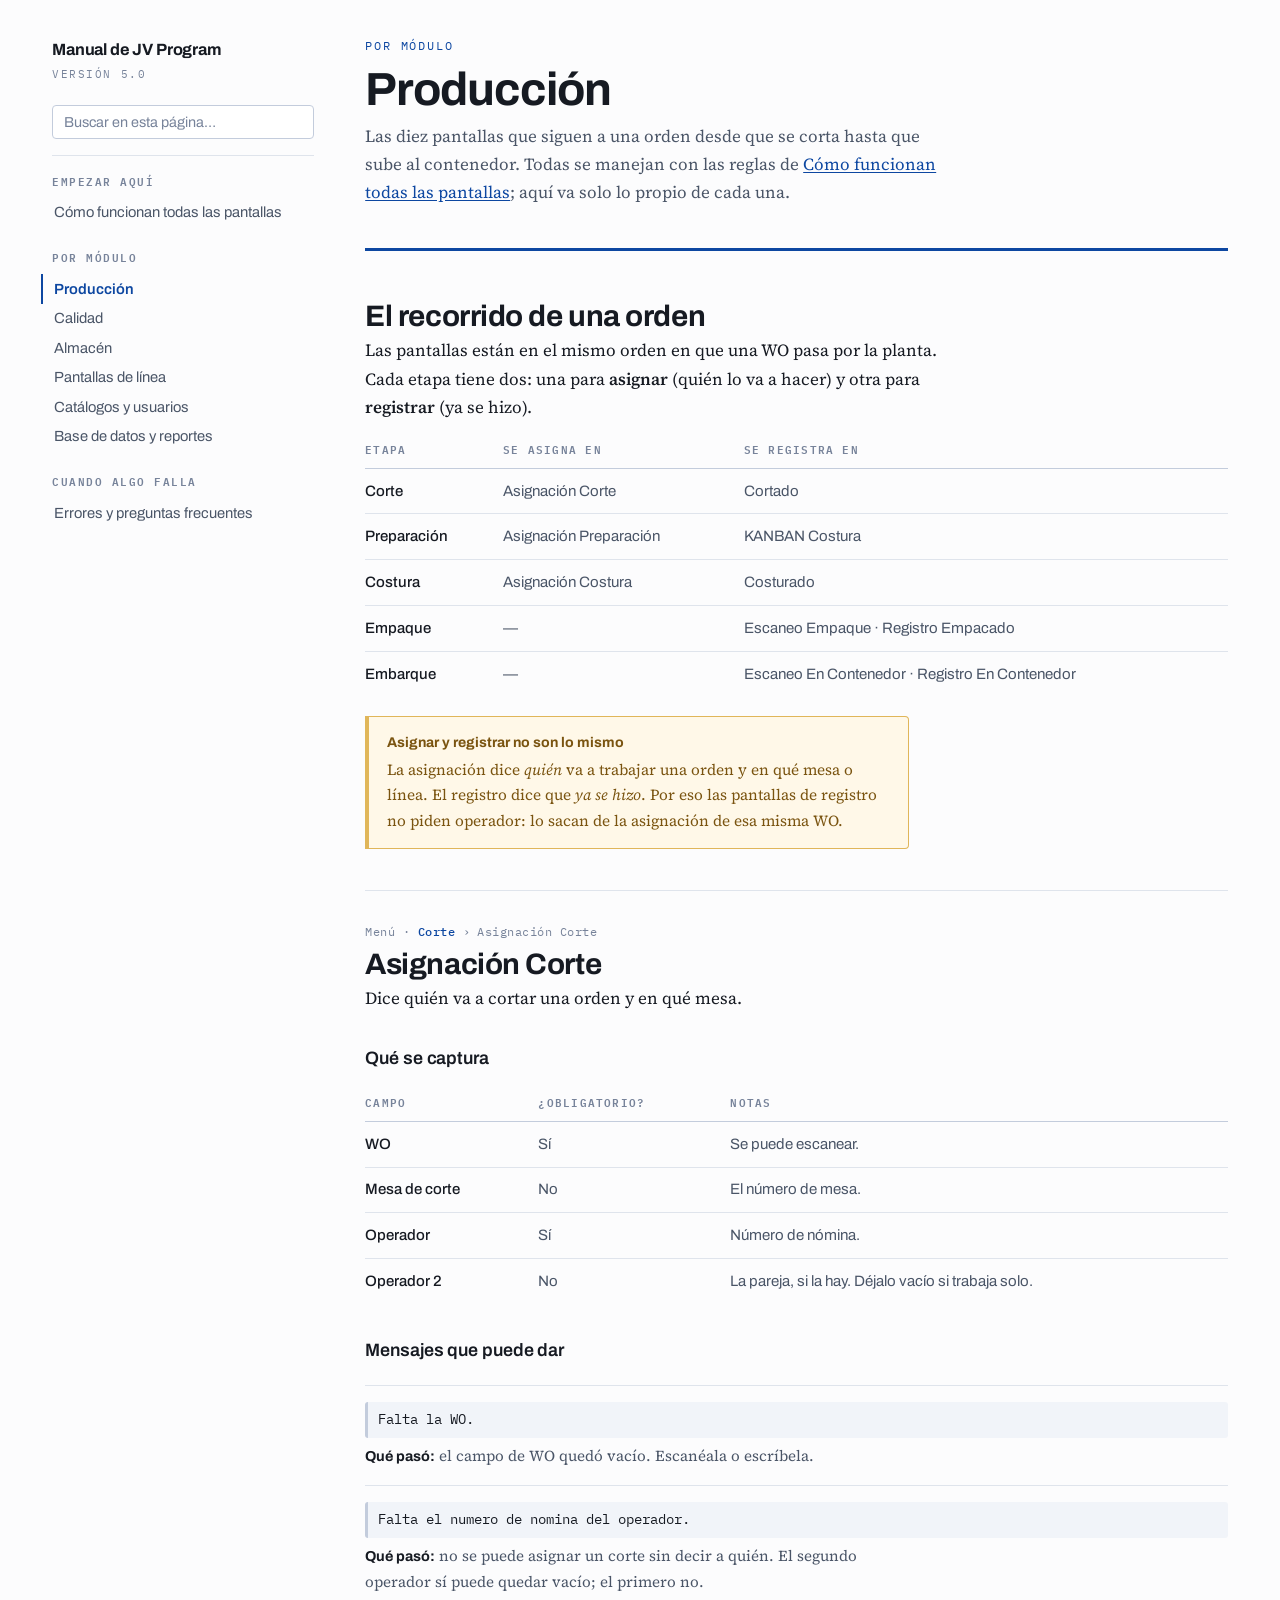
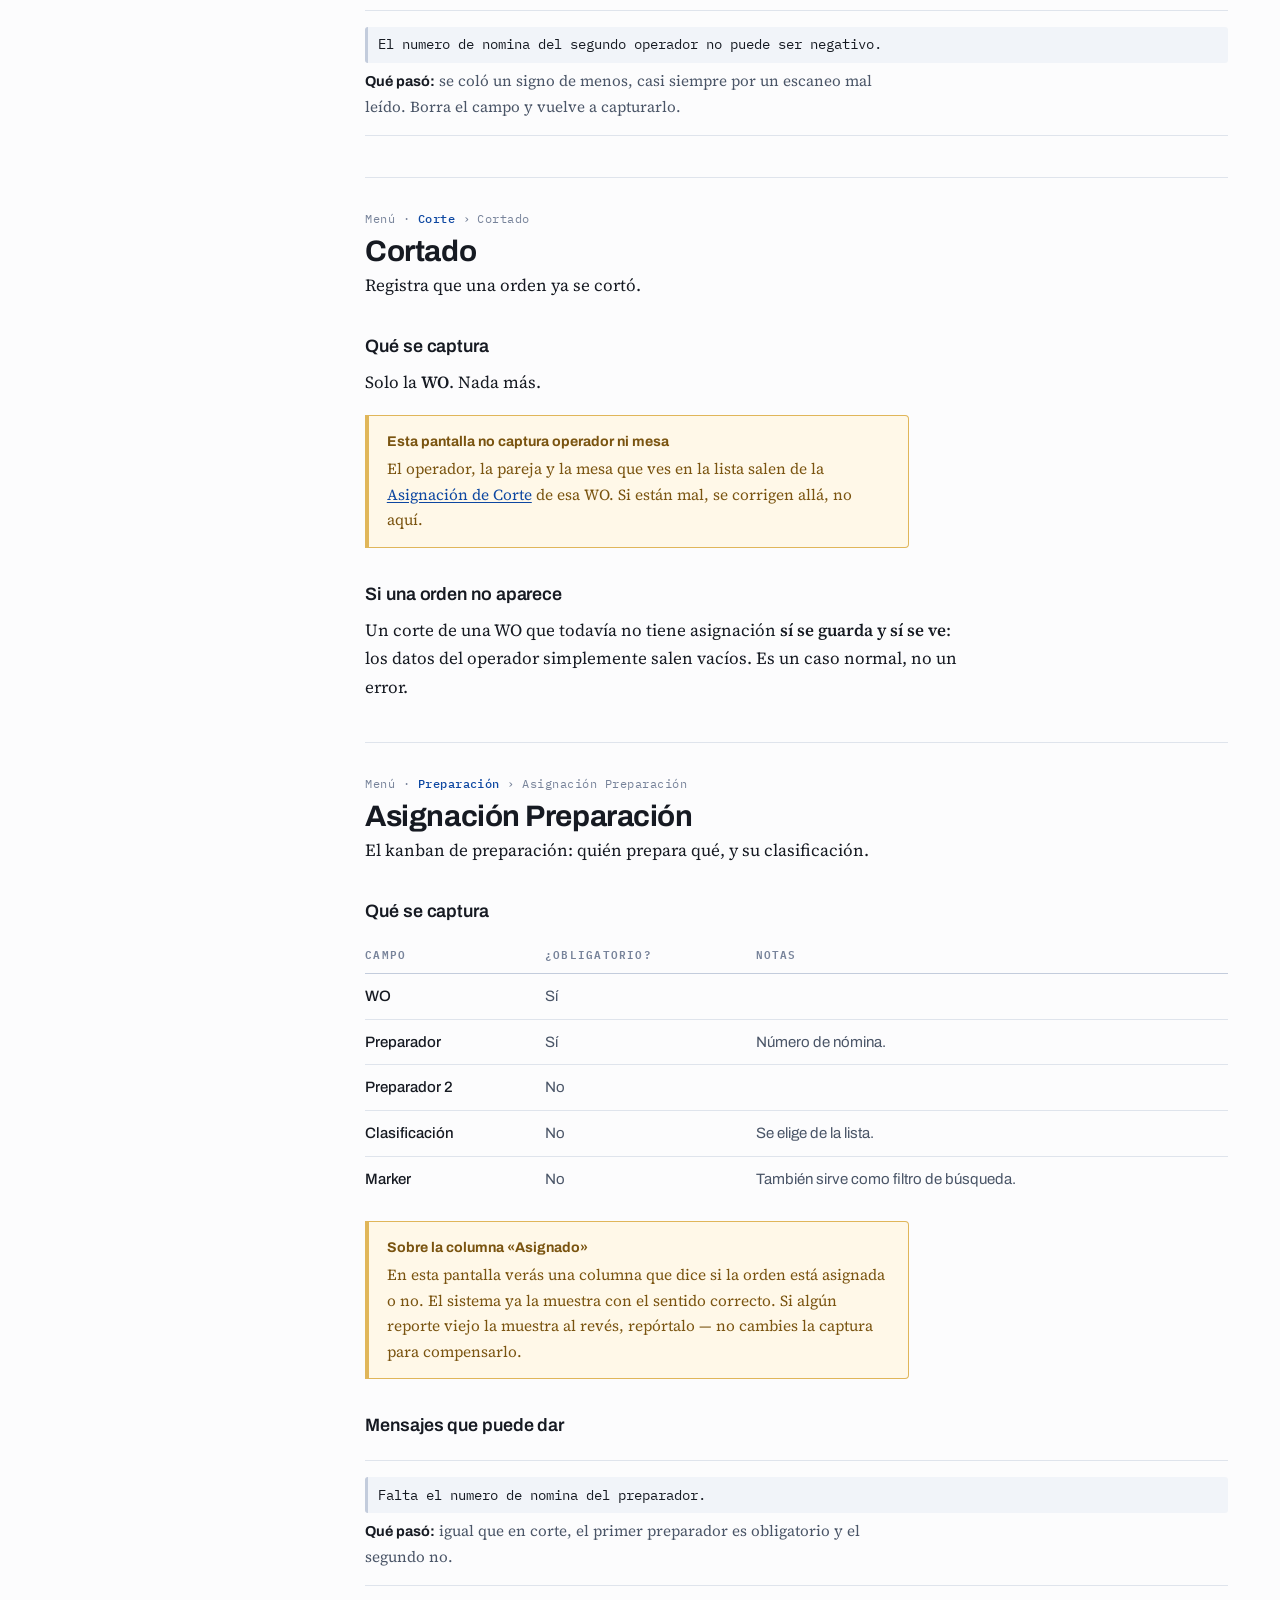
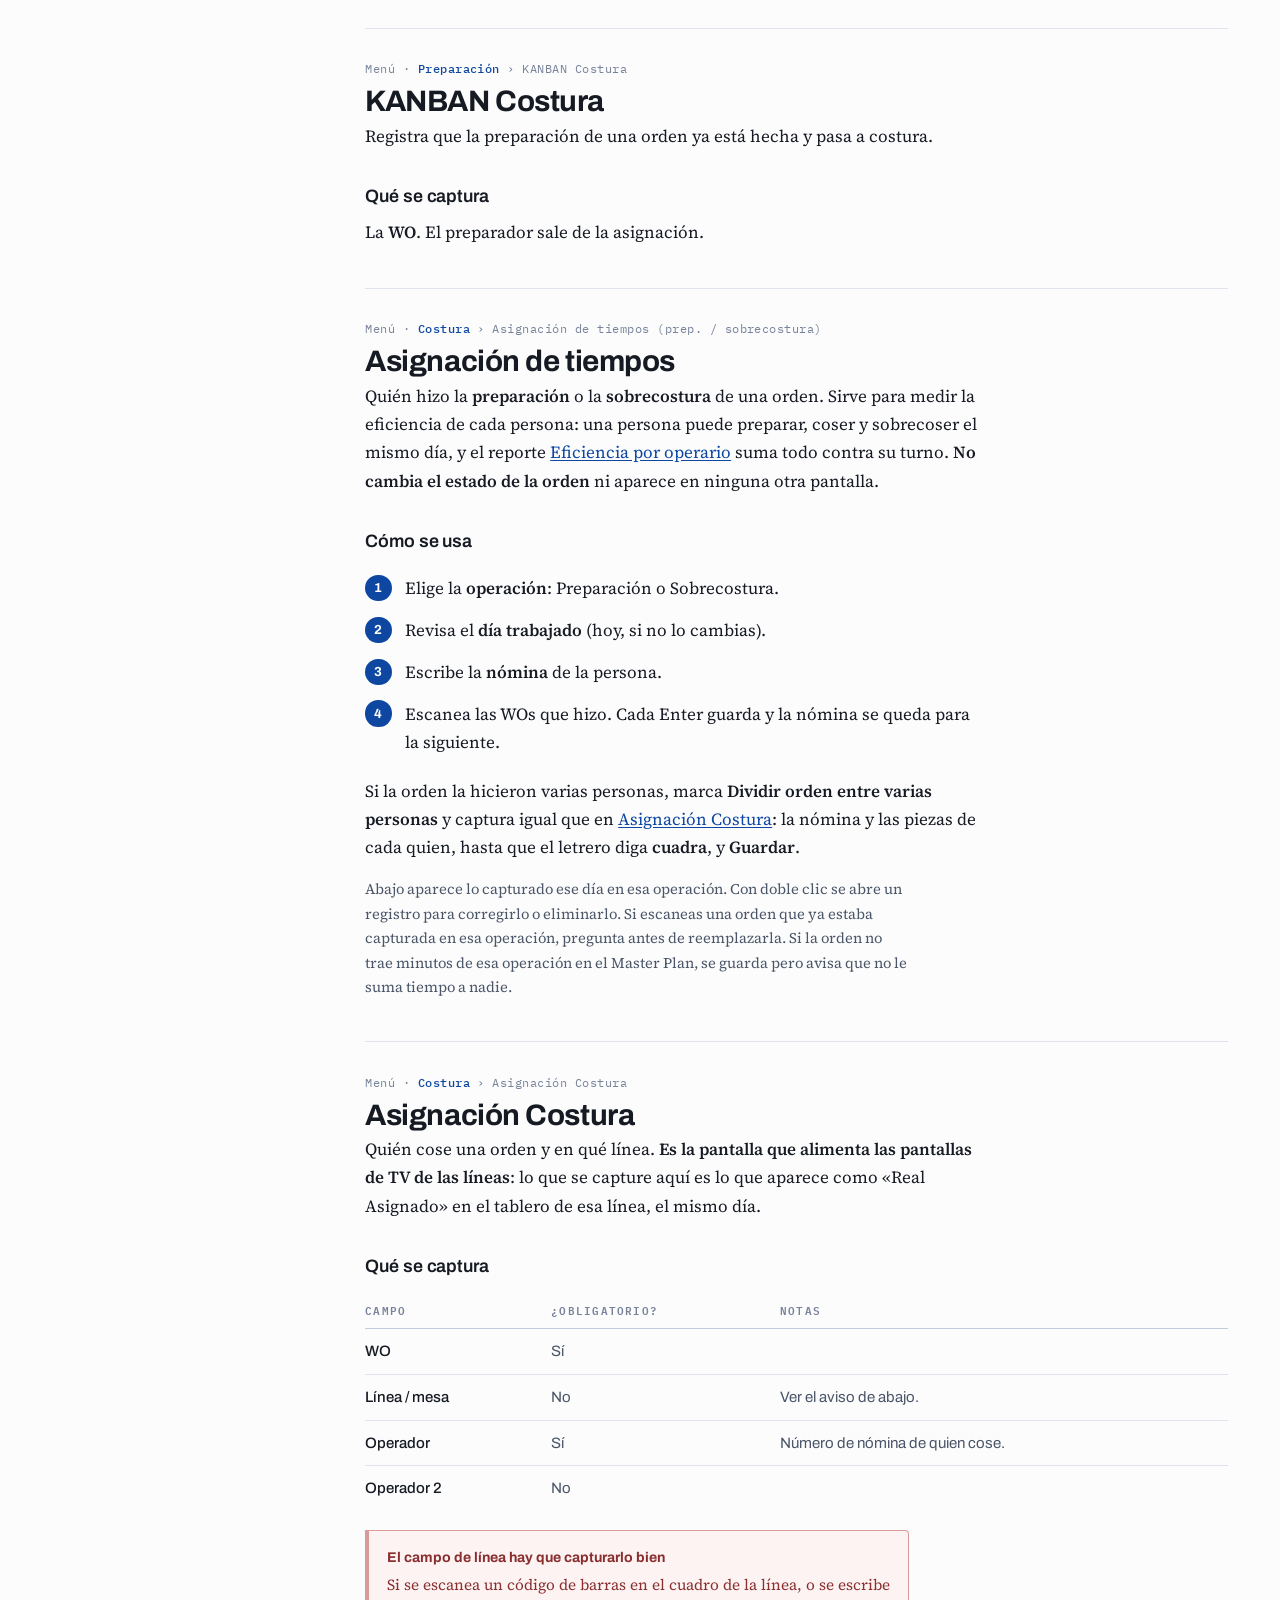
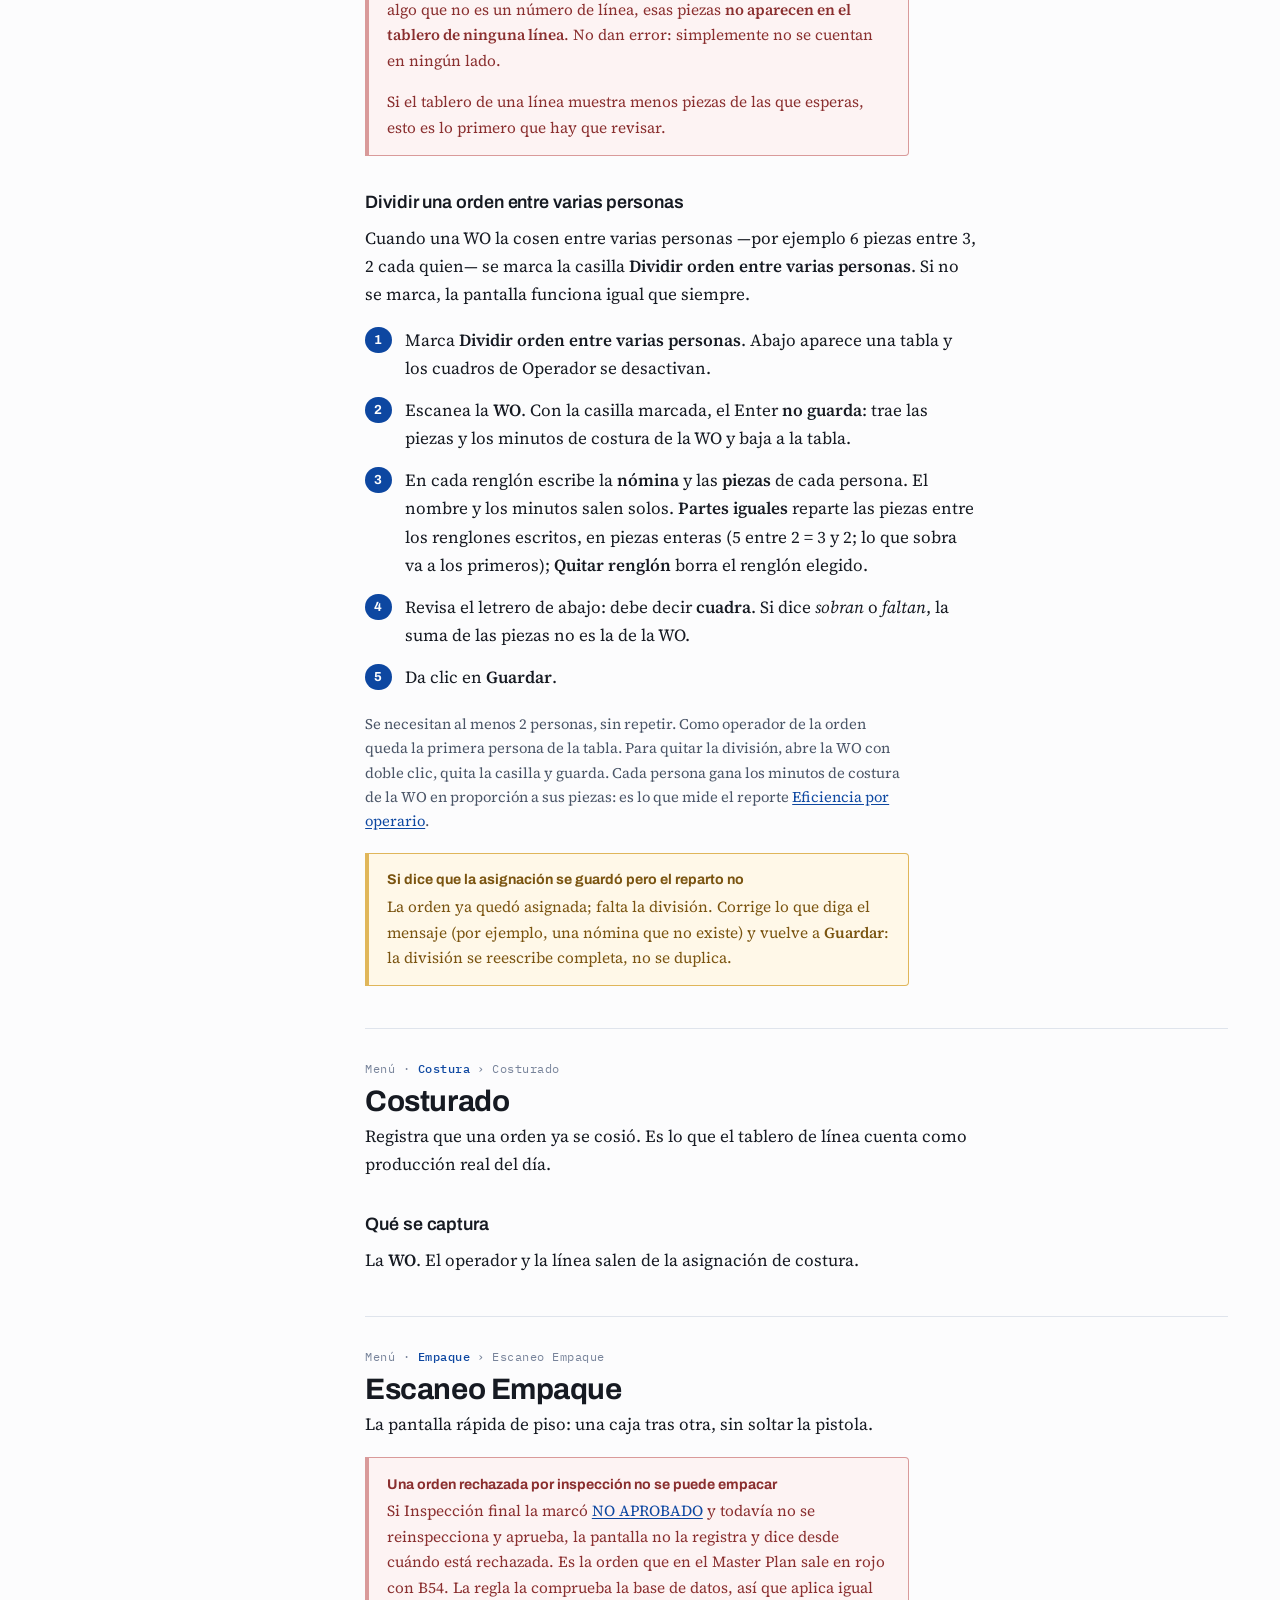
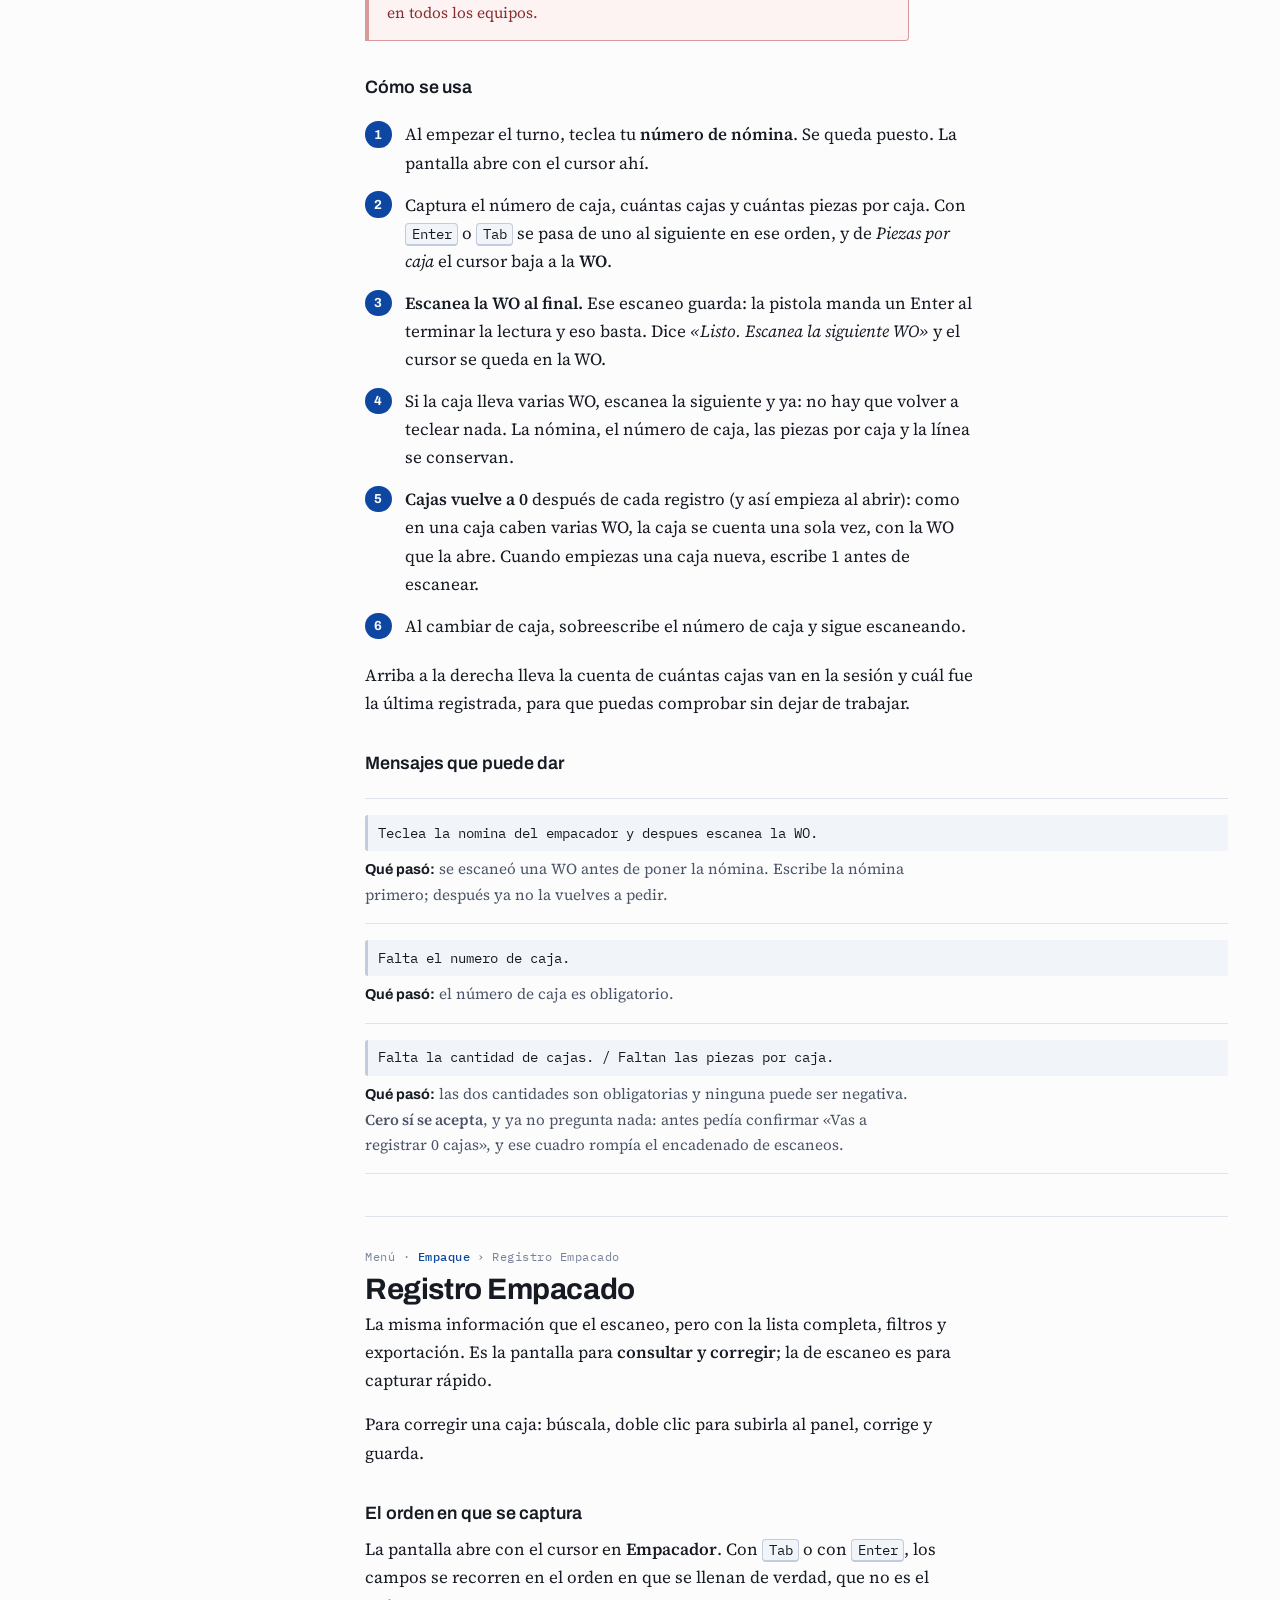
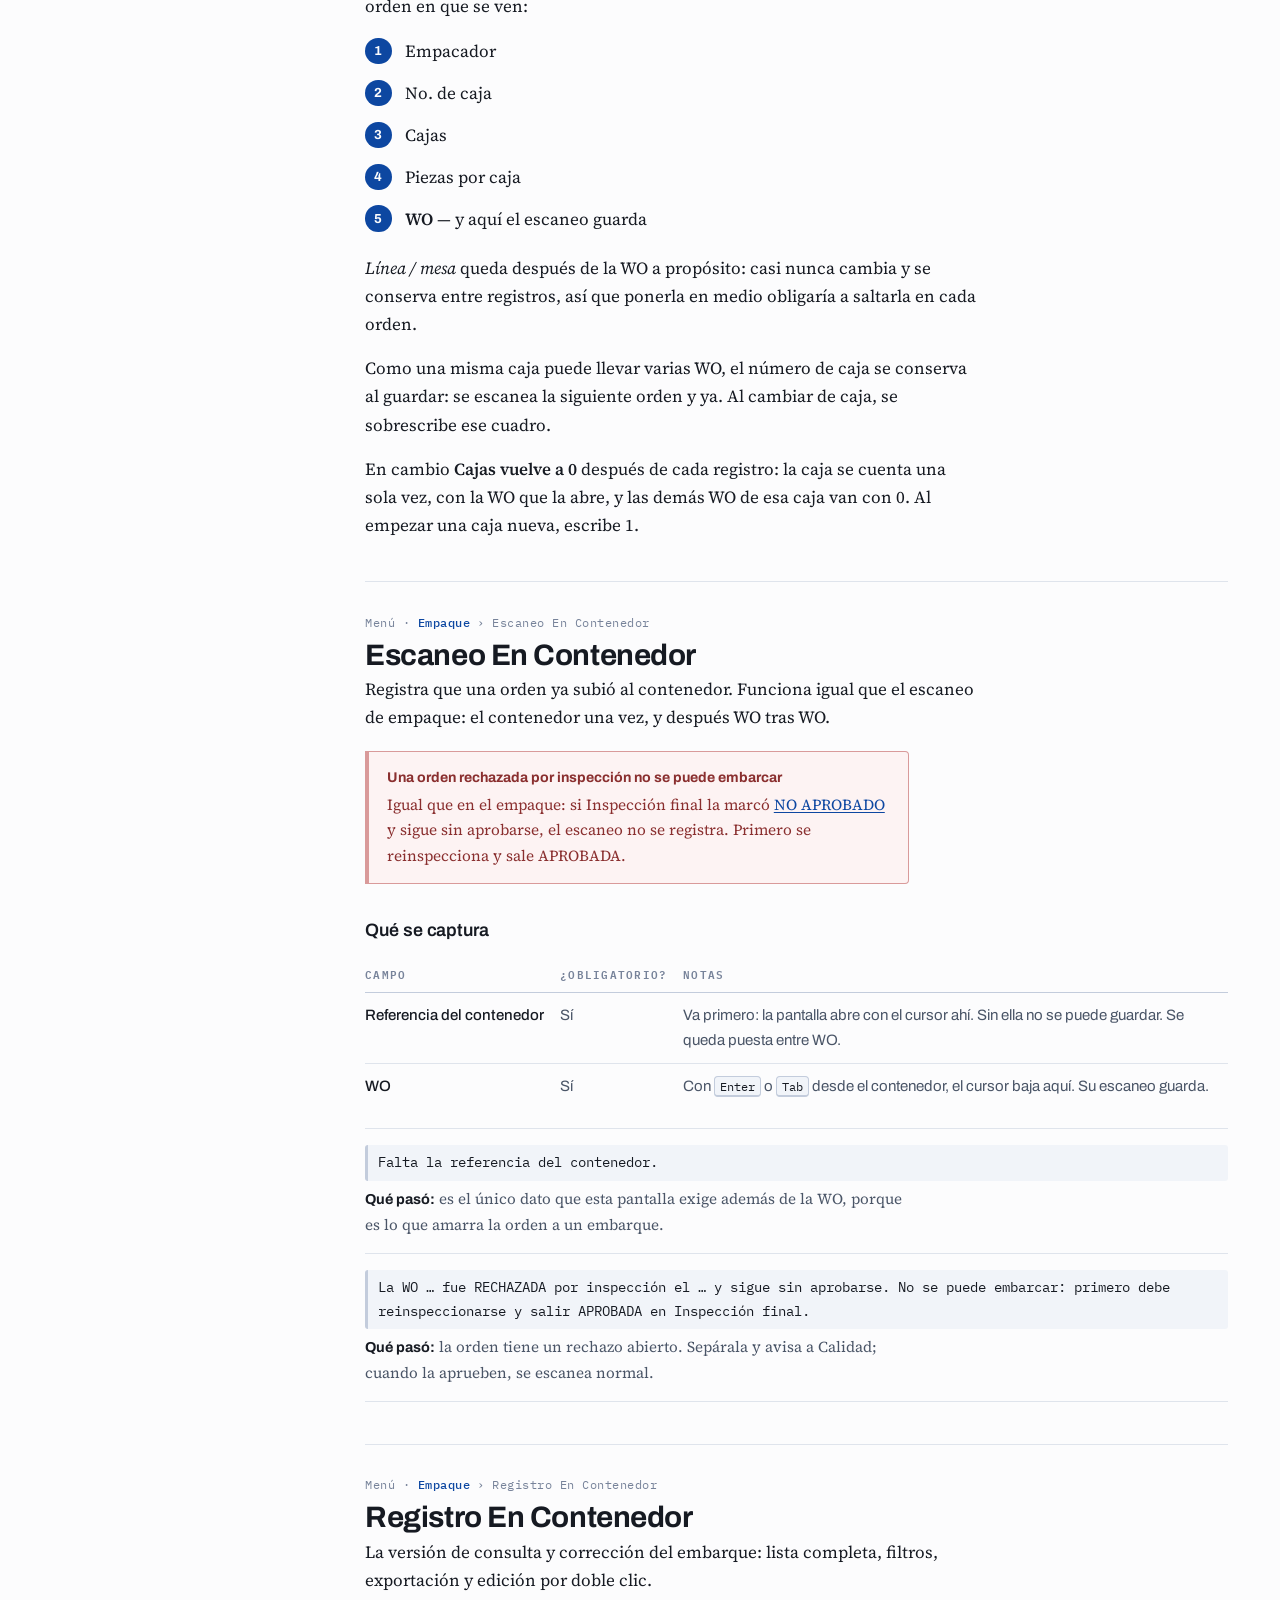
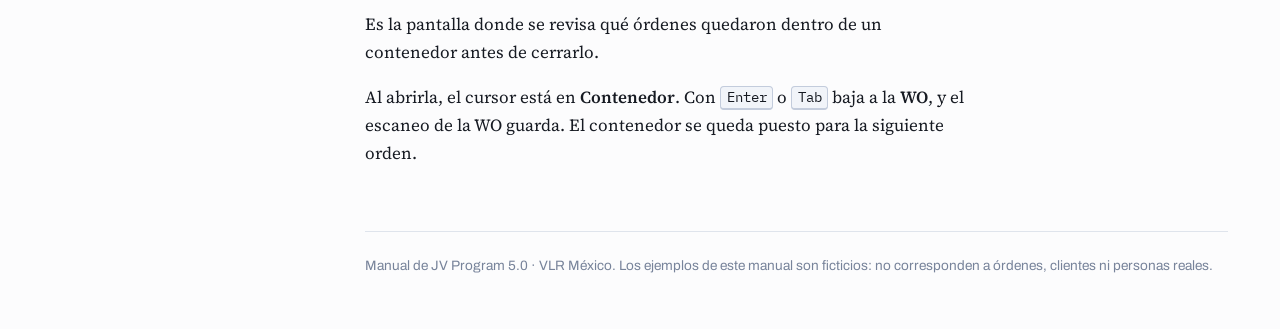
<file: produccion.html>
<!doctype html>
<html lang="es">
<head>
<meta charset="utf-8">
<meta name="viewport" content="width=device-width,initial-scale=1">
<title>Producción · Manual de JV Program</title>
<meta name="description" content="Corte, preparación, costura, empaque y embarque: qué captura cada pantalla y cómo.">
<link rel="preconnect" href="https://fonts.googleapis.com">
<link rel="preconnect" href="https://fonts.gstatic.com" crossorigin>
<link rel="stylesheet" href="https://fonts.googleapis.com/css2?family=Archivo:wght@600;700&family=IBM+Plex+Mono:wght@400;500;600&family=Source+Serif+4:opsz,wght@8..60,400;8..60,600&display=swap">
<link rel="stylesheet" href="estilo.css">
</head>
<body>
<div class="envoltura">

<aside class="lado">
  <a class="titulo" href="index.html">Manual de JV&nbsp;Program</a>
  <div class="sub">Versión 5.0</div>
  <input type="search" id="buscar" placeholder="Buscar en esta página…" aria-label="Buscar en esta página">
  <nav aria-label="Índice">
    <h4>Empezar aquí</h4>
    <a href="index.html">Cómo funcionan todas las pantallas</a>
    <h4>Por módulo</h4>
    <a class="aqui" href="produccion.html">Producción</a>
    <a href="calidad.html">Calidad</a>
    <a href="almacen.html">Almacén</a>
    <a href="lineas.html">Pantallas de línea</a>
    <a href="catalogos.html">Catálogos y usuarios</a>
    <a href="datos.html">Base de datos y reportes</a>
    <h4>Cuando algo falla</h4>
    <a href="preguntas.html">Errores y preguntas frecuentes</a>
  </nav>
</aside>

<main>
  <div class="portada">
    <p class="eyebrow">Por módulo</p>
    <h1>Producción</h1>
    <p class="entrada">Las diez pantallas que siguen a una orden desde que se corta hasta que
      sube al contenedor. Todas se manejan con las reglas de
      <a href="index.html">Cómo funcionan todas las pantallas</a>; aquí va solo lo propio de
      cada una.</p>
  </div>

  <h2 id="el-recorrido">El recorrido de una orden</h2>
  <p>Las pantallas están en el mismo orden en que una WO pasa por la planta. Cada etapa
    tiene dos: una para <strong>asignar</strong> (quién lo va a hacer) y otra para
    <strong>registrar</strong> (ya se hizo).</p>
  <div class="tabla-caja">
  <table>
    <thead><tr><th>Etapa</th><th>Se asigna en</th><th>Se registra en</th></tr></thead>
    <tbody>
      <tr><td>Corte</td><td>Asignación Corte</td><td>Cortado</td></tr>
      <tr><td>Preparación</td><td>Asignación Preparación</td><td>KANBAN Costura</td></tr>
      <tr><td>Costura</td><td>Asignación Costura</td><td>Costurado</td></tr>
      <tr><td>Empaque</td><td>—</td><td>Escaneo Empaque · Registro Empacado</td></tr>
      <tr><td>Embarque</td><td>—</td><td>Escaneo En Contenedor · Registro En Contenedor</td></tr>
    </tbody>
  </table>
  </div>

  <div class="ojo">
    <b>Asignar y registrar no son lo mismo</b>
    <p>La asignación dice <em>quién</em> va a trabajar una orden y en qué mesa o línea. El
      registro dice que <em>ya se hizo</em>. Por eso las pantallas de registro no piden
      operador: lo sacan de la asignación de esa misma WO.</p>
  </div>

  <!-- ============================ CORTE ============================ -->
  <div class="pantalla" id="asignacion-corte">
    <p class="ruta">Menú · <b>Corte</b> › Asignación Corte</p>
    <h2 style="margin-top:0">Asignación Corte</h2>
    <p>Dice quién va a cortar una orden y en qué mesa.</p>

    <h3>Qué se captura</h3>
    <div class="tabla-caja">
    <table>
      <thead><tr><th>Campo</th><th>¿Obligatorio?</th><th>Notas</th></tr></thead>
      <tbody>
        <tr><td>WO</td><td>Sí</td><td>Se puede escanear.</td></tr>
        <tr><td>Mesa de corte</td><td>No</td><td>El número de mesa.</td></tr>
        <tr><td>Operador</td><td>Sí</td><td>Número de nómina.</td></tr>
        <tr><td>Operador 2</td><td>No</td><td>La pareja, si la hay. Déjalo vacío si trabaja solo.</td></tr>
      </tbody>
    </table>
    </div>

    <h3>Mensajes que puede dar</h3>
    <div class="mensajes">
      <div class="mensaje">
        <div class="dice">Falta la WO.</div>
        <p class="quiere"><b>Qué pasó:</b> el campo de WO quedó vacío. Escanéala o escríbela.</p>
      </div>
      <div class="mensaje">
        <div class="dice">Falta el numero de nomina del operador.</div>
        <p class="quiere"><b>Qué pasó:</b> no se puede asignar un corte sin decir a quién. El
          segundo operador sí puede quedar vacío; el primero no.</p>
      </div>
      <div class="mensaje">
        <div class="dice">El numero de nomina del segundo operador no puede ser negativo.</div>
        <p class="quiere"><b>Qué pasó:</b> se coló un signo de menos, casi siempre por un
          escaneo mal leído. Borra el campo y vuelve a capturarlo.</p>
      </div>
    </div>
  </div>

  <div class="pantalla" id="cortado">
    <p class="ruta">Menú · <b>Corte</b> › Cortado</p>
    <h2 style="margin-top:0">Cortado</h2>
    <p>Registra que una orden ya se cortó.</p>

    <h3>Qué se captura</h3>
    <p>Solo la <strong>WO</strong>. Nada más.</p>

    <div class="ojo">
      <b>Esta pantalla no captura operador ni mesa</b>
      <p>El operador, la pareja y la mesa que ves en la lista salen de la
        <a href="#asignacion-corte">Asignación de Corte</a> de esa WO. Si están mal, se
        corrigen allá, no aquí.</p>
    </div>

    <h3>Si una orden no aparece</h3>
    <p>Un corte de una WO que todavía no tiene asignación <strong>sí se guarda y sí se ve</strong>:
      los datos del operador simplemente salen vacíos. Es un caso normal, no un error.</p>
  </div>

  <!-- ======================== PREPARACIÓN ========================== -->
  <div class="pantalla" id="asignacion-preparacion">
    <p class="ruta">Menú · <b>Preparación</b> › Asignación Preparación</p>
    <h2 style="margin-top:0">Asignación Preparación</h2>
    <p>El kanban de preparación: quién prepara qué, y su clasificación.</p>

    <h3>Qué se captura</h3>
    <div class="tabla-caja">
    <table>
      <thead><tr><th>Campo</th><th>¿Obligatorio?</th><th>Notas</th></tr></thead>
      <tbody>
        <tr><td>WO</td><td>Sí</td><td></td></tr>
        <tr><td>Preparador</td><td>Sí</td><td>Número de nómina.</td></tr>
        <tr><td>Preparador 2</td><td>No</td><td></td></tr>
        <tr><td>Clasificación</td><td>No</td><td>Se elige de la lista.</td></tr>
        <tr><td>Marker</td><td>No</td><td>También sirve como filtro de búsqueda.</td></tr>
      </tbody>
    </table>
    </div>

    <div class="ojo">
      <b>Sobre la columna «Asignado»</b>
      <p>En esta pantalla verás una columna que dice si la orden está asignada o no. El
        sistema ya la muestra con el sentido correcto. Si algún reporte viejo la muestra al
        revés, repórtalo — no cambies la captura para compensarlo.</p>
    </div>

    <h3>Mensajes que puede dar</h3>
    <div class="mensajes">
      <div class="mensaje">
        <div class="dice">Falta el numero de nomina del preparador.</div>
        <p class="quiere"><b>Qué pasó:</b> igual que en corte, el primer preparador es
          obligatorio y el segundo no.</p>
      </div>
    </div>
  </div>

  <div class="pantalla" id="kanban-costura">
    <p class="ruta">Menú · <b>Preparación</b> › KANBAN Costura</p>
    <h2 style="margin-top:0">KANBAN Costura</h2>
    <p>Registra que la preparación de una orden ya está hecha y pasa a costura.</p>
    <h3>Qué se captura</h3>
    <p>La <strong>WO</strong>. El preparador sale de la asignación.</p>
  </div>

  <!-- ========================== COSTURA ============================ -->
  <div class="pantalla" id="asignacion-tiempos">
    <p class="ruta">Menú · <b>Costura</b> › Asignación de tiempos (prep. / sobrecostura)</p>
    <h2 style="margin-top:0">Asignación de tiempos</h2>
    <p>Quién hizo la <strong>preparación</strong> o la <strong>sobrecostura</strong> de una orden.
      Sirve para medir la eficiencia de cada persona: una persona puede preparar, coser y
      sobrecoser el mismo día, y el reporte <a href="datos.html#panel">Eficiencia por operario</a>
      suma todo contra su turno. <strong>No cambia el estado de la orden</strong> ni aparece en
      ninguna otra pantalla.</p>

    <h3>Cómo se usa</h3>
    <ol class="pasos">
      <li>Elige la <strong>operación</strong>: Preparación o Sobrecostura.</li>
      <li>Revisa el <strong>día trabajado</strong> (hoy, si no lo cambias).</li>
      <li>Escribe la <strong>nómina</strong> de la persona.</li>
      <li>Escanea las WOs que hizo. Cada Enter guarda y la nómina se queda para la siguiente.</li>
    </ol>
    <p>Si la orden la hicieron varias personas, marca <strong>Dividir orden entre varias
      personas</strong> y captura igual que en <a href="#dividir-orden">Asignación Costura</a>: la
      nómina y las piezas de cada quien, hasta que el letrero diga <strong>cuadra</strong>, y
      <strong>Guardar</strong>.</p>
    <p class="chico">Abajo aparece lo capturado ese día en esa operación. Con doble clic se abre
      un registro para corregirlo o eliminarlo. Si escaneas una orden que ya estaba capturada en
      esa operación, pregunta antes de reemplazarla. Si la orden no trae minutos de esa operación
      en el Master Plan, se guarda pero avisa que no le suma tiempo a nadie.</p>
  </div>

  <div class="pantalla" id="asignacion-costura">
    <p class="ruta">Menú · <b>Costura</b> › Asignación Costura</p>
    <h2 style="margin-top:0">Asignación Costura</h2>
    <p>Quién cose una orden y en qué línea. <strong>Es la pantalla que alimenta las pantallas
      de TV de las líneas</strong>: lo que se capture aquí es lo que aparece como
      «Real Asignado» en el tablero de esa línea, el mismo día.</p>

    <h3>Qué se captura</h3>
    <div class="tabla-caja">
    <table>
      <thead><tr><th>Campo</th><th>¿Obligatorio?</th><th>Notas</th></tr></thead>
      <tbody>
        <tr><td>WO</td><td>Sí</td><td></td></tr>
        <tr><td>Línea / mesa</td><td>No</td><td>Ver el aviso de abajo.</td></tr>
        <tr><td>Operador</td><td>Sí</td><td>Número de nómina de quien cose.</td></tr>
        <tr><td>Operador 2</td><td>No</td><td></td></tr>
      </tbody>
    </table>
    </div>

    <div class="yerro">
      <b>El campo de línea hay que capturarlo bien</b>
      <p>Si se escanea un código de barras en el cuadro de la línea, o se escribe algo que no
        es un número de línea, esas piezas <strong>no aparecen en el tablero de ninguna
        línea</strong>. No dan error: simplemente no se cuentan en ningún lado.</p>
      <p>Si el tablero de una línea muestra menos piezas de las que esperas, esto es lo
        primero que hay que revisar.</p>
    </div>

    <h3 id="dividir-orden">Dividir una orden entre varias personas</h3>
    <p>Cuando una WO la cosen entre varias personas —por ejemplo 6 piezas entre 3, 2 cada
      quien— se marca la casilla <strong>Dividir orden entre varias personas</strong>. Si no se
      marca, la pantalla funciona igual que siempre.</p>
    <ol class="pasos">
      <li>Marca <strong>Dividir orden entre varias personas</strong>. Abajo aparece una tabla y
        los cuadros de Operador se desactivan.</li>
      <li>Escanea la <strong>WO</strong>. Con la casilla marcada, el Enter <strong>no
        guarda</strong>: trae las piezas y los minutos de costura de la WO y baja a la tabla.</li>
      <li>En cada renglón escribe la <strong>nómina</strong> y las <strong>piezas</strong> de cada
        persona. El nombre y los minutos salen solos. <strong>Partes iguales</strong> reparte las
        piezas entre los renglones escritos, en piezas enteras (5 entre 2 = 3 y 2; lo que sobra
        va a los primeros); <strong>Quitar renglón</strong>
        borra el renglón elegido.</li>
      <li>Revisa el letrero de abajo: debe decir <strong>cuadra</strong>. Si dice
        <em>sobran</em> o <em>faltan</em>, la suma de las piezas no es la de la WO.</li>
      <li>Da clic en <strong>Guardar</strong>.</li>
    </ol>
    <p class="chico">Se necesitan al menos 2 personas, sin repetir. Como operador de la orden
      queda la primera persona de la tabla. Para quitar la división, abre la WO con doble clic,
      quita la casilla y guarda. Cada persona gana los minutos de costura de la WO en proporción
      a sus piezas: es lo que mide el reporte <a href="datos.html#panel">Eficiencia por
      operario</a>.</p>
    <div class="ojo">
      <b>Si dice que la asignación se guardó pero el reparto no</b>
      <p>La orden ya quedó asignada; falta la división. Corrige lo que diga el mensaje (por
        ejemplo, una nómina que no existe) y vuelve a <strong>Guardar</strong>: la división se
        reescribe completa, no se duplica.</p>
    </div>
  </div>

  <div class="pantalla" id="costurado">
    <p class="ruta">Menú · <b>Costura</b> › Costurado</p>
    <h2 style="margin-top:0">Costurado</h2>
    <p>Registra que una orden ya se cosió. Es lo que el tablero de línea cuenta como
      producción real del día.</p>
    <h3>Qué se captura</h3>
    <p>La <strong>WO</strong>. El operador y la línea salen de la asignación de costura.</p>
  </div>

  <!-- ========================== EMPAQUE ============================ -->
  <div class="pantalla" id="escaneo-empaque">
    <p class="ruta">Menú · <b>Empaque</b> › Escaneo Empaque</p>
    <h2 style="margin-top:0">Escaneo Empaque</h2>
    <p>La pantalla rápida de piso: una caja tras otra, sin soltar la pistola.</p>
    <div class="yerro">
      <b>Una orden rechazada por inspección no se puede empacar</b>
      <p>Si Inspección final la marcó <a href="calidad.html#no-aprobado">NO APROBADO</a> y todavía
        no se reinspecciona y aprueba, la pantalla no la registra y dice desde cuándo está
        rechazada. Es la orden que en el Master Plan sale en rojo con B54. La regla la comprueba la base de datos, así que aplica igual en todos los equipos.</p>
    </div>

    <h3>Cómo se usa</h3>
    <ol class="pasos">
      <li>Al empezar el turno, teclea tu <strong>número de nómina</strong>. Se queda puesto.
        La pantalla abre con el cursor ahí.</li>
      <li>Captura el número de caja, cuántas cajas y cuántas piezas por caja. Con
        <kbd>Enter</kbd> o <kbd>Tab</kbd> se pasa de uno al siguiente en ese orden, y de
        <em>Piezas por caja</em> el cursor baja a la <strong>WO</strong>.</li>
      <li><strong>Escanea la WO al final.</strong> Ese escaneo guarda: la pistola manda un Enter
        al terminar la lectura y eso basta. Dice <em>«Listo. Escanea la siguiente WO»</em> y el
        cursor se queda en la WO.</li>
      <li>Si la caja lleva varias WO, escanea la siguiente y ya: no hay que volver a teclear
        nada. La nómina, el número de caja, las piezas por caja y la línea se conservan.</li>
      <li><strong>Cajas vuelve a 0</strong> después de cada registro (y así empieza al abrir):
        como en una caja caben varias WO, la caja se cuenta una sola vez, con la WO que la
        abre. Cuando empiezas una caja nueva, escribe 1 antes de escanear.</li>
      <li>Al cambiar de caja, sobreescribe el número de caja y sigue escaneando.</li>
    </ol>
    <p>Arriba a la derecha lleva la cuenta de cuántas cajas van en la sesión y cuál fue la
      última registrada, para que puedas comprobar sin dejar de trabajar.</p>

    <h3>Mensajes que puede dar</h3>
    <div class="mensajes">
      <div class="mensaje">
        <div class="dice">Teclea la nomina del empacador y despues escanea la WO.</div>
        <p class="quiere"><b>Qué pasó:</b> se escaneó una WO antes de poner la nómina. Escribe
          la nómina primero; después ya no la vuelves a pedir.</p>
      </div>
      <div class="mensaje">
        <div class="dice">Falta el numero de caja.</div>
        <p class="quiere"><b>Qué pasó:</b> el número de caja es obligatorio.</p>
      </div>
      <div class="mensaje">
        <div class="dice">Falta la cantidad de cajas. / Faltan las piezas por caja.</div>
        <p class="quiere"><b>Qué pasó:</b> las dos cantidades son obligatorias y ninguna puede
          ser negativa. <strong>Cero sí se acepta</strong>, y ya no pregunta nada: antes pedía
          confirmar «Vas a registrar 0 cajas», y ese cuadro rompía el encadenado de escaneos.</p>
      </div>
    </div>
  </div>

  <div class="pantalla" id="registro-empacado">
    <p class="ruta">Menú · <b>Empaque</b> › Registro Empacado</p>
    <h2 style="margin-top:0">Registro Empacado</h2>
    <p>La misma información que el escaneo, pero con la lista completa, filtros y exportación.
      Es la pantalla para <strong>consultar y corregir</strong>; la de escaneo es para capturar
      rápido.</p>
    <p>Para corregir una caja: búscala, doble clic para subirla al panel, corrige y guarda.</p>

    <h3>El orden en que se captura</h3>
    <p>La pantalla abre con el cursor en <strong>Empacador</strong>. Con <kbd>Tab</kbd> o con
      <kbd>Enter</kbd>, los campos se recorren en el orden en que se llenan de verdad, que no
      es el orden en que se ven:</p>
    <ol class="pasos">
      <li>Empacador</li>
      <li>No. de caja</li>
      <li>Cajas</li>
      <li>Piezas por caja</li>
      <li><strong>WO</strong> — y aquí el escaneo guarda</li>
    </ol>
    <p><em>Línea / mesa</em> queda después de la WO a propósito: casi nunca cambia y se conserva
      entre registros, así que ponerla en medio obligaría a saltarla en cada orden.</p>
    <p>Como una misma caja puede llevar varias WO, el número de caja se conserva al guardar:
      se escanea la siguiente orden y ya. Al cambiar de caja, se sobrescribe ese cuadro.</p>
    <p>En cambio <strong>Cajas vuelve a 0</strong> después de cada registro: la caja se cuenta
      una sola vez, con la WO que la abre, y las demás WO de esa caja van con 0. Al empezar una
      caja nueva, escribe 1.</p>
  </div>

  <!-- ========================= EMBARQUE ============================ -->
  <div class="pantalla" id="escaneo-contenedor">
    <p class="ruta">Menú · <b>Empaque</b> › Escaneo En Contenedor</p>
    <h2 style="margin-top:0">Escaneo En Contenedor</h2>
    <p>Registra que una orden ya subió al contenedor. Funciona igual que el escaneo de
      empaque: el contenedor una vez, y después WO tras WO.</p>
    <div class="yerro">
      <b>Una orden rechazada por inspección no se puede embarcar</b>
      <p>Igual que en el empaque: si Inspección final la marcó <a href="calidad.html#no-aprobado">NO APROBADO</a>
        y sigue sin aprobarse, el escaneo no se registra. Primero se reinspecciona y sale APROBADA.</p>
    </div>

    <h3>Qué se captura</h3>
    <div class="tabla-caja">
    <table>
      <thead><tr><th>Campo</th><th>¿Obligatorio?</th><th>Notas</th></tr></thead>
      <tbody>
        <tr><td>Referencia del contenedor</td><td>Sí</td><td>Va primero: la pantalla abre con
            el cursor ahí. Sin ella no se puede guardar. Se queda puesta entre WO.</td></tr>
        <tr><td>WO</td><td>Sí</td><td>Con <kbd>Enter</kbd> o <kbd>Tab</kbd> desde el
            contenedor, el cursor baja aquí. Su escaneo guarda.</td></tr>
      </tbody>
    </table>
    </div>

    <div class="mensajes">
      <div class="mensaje">
        <div class="dice">Falta la referencia del contenedor.</div>
        <p class="quiere"><b>Qué pasó:</b> es el único dato que esta pantalla exige además de
          la WO, porque es lo que amarra la orden a un embarque.</p>
      </div>
      <div class="mensaje">
        <div class="dice">La WO … fue RECHAZADA por inspección el … y sigue sin aprobarse. No se puede embarcar: primero debe reinspeccionarse y salir APROBADA en Inspección final.</div>
        <p class="quiere"><b>Qué pasó:</b> la orden tiene un rechazo abierto. Sepárala y avisa a Calidad; cuando
          la aprueben, se escanea normal.</p>
      </div>
    </div>
  </div>

  <div class="pantalla" id="registro-contenedor">
    <p class="ruta">Menú · <b>Empaque</b> › Registro En Contenedor</p>
    <h2 style="margin-top:0">Registro En Contenedor</h2>
    <p>La versión de consulta y corrección del embarque: lista completa, filtros, exportación
      y edición por doble clic.</p>
    <p>Es la pantalla donde se revisa qué órdenes quedaron dentro de un contenedor antes de
      cerrarlo.</p>
    <p>Al abrirla, el cursor está en <strong>Contenedor</strong>. Con <kbd>Enter</kbd> o
      <kbd>Tab</kbd> baja a la <strong>WO</strong>, y el escaneo de la WO guarda. El contenedor
      se queda puesto para la siguiente orden.</p>
  </div>

  <div id="sinresultados">No hay nada con esa palabra en esta página.</div>

  <footer>
    <p>Manual de JV Program 5.0 · VLR México. Los ejemplos de este manual son ficticios:
      no corresponden a órdenes, clientes ni personas reales.</p>
  </footer>
</main>

</div>
<script src="buscar.js"></script>
</body>
</html>
</file>
<file: estilo.css>
/* ==========================================================================
   Manual de JV Program — hoja de estilo única.
   Azul VLR (#0D47A1) tomado de la propia aplicación, para que el manual y el
   sistema se vean como una sola cosa. Neutros con sesgo frío hacia ese azul.
   ========================================================================== */

:root{
  --acento:#0D47A1;
  --acento-vivo:#1B62D4;
  --papel:#FCFCFD;
  --tarjeta:#FFFFFF;
  --tinta:#161A22;
  --tinta-suave:#4A5567;
  --tenue:#77839A;
  --borde:#DFE4EC;
  --borde-fuerte:#C3CCDC;
  --marca-ojo:#FFF8E8;
  --marca-ojo-borde:#E0B65A;
  --marca-ojo-texto:#7A5410;
  --marca-error:#FDF3F3;
  --marca-error-borde:#D99A9A;
  --marca-error-texto:#8A2F2F;
  --codigo-fondo:#F1F4F9;

  --display:"Archivo","Segoe UI",system-ui,sans-serif;
  --texto:"Source Serif 4",Georgia,"Times New Roman",serif;
  --mono:"IBM Plex Mono",Consolas,ui-monospace,monospace;
}

@media (prefers-color-scheme:dark){
  :root:not([data-theme="light"]){
    --acento:#7FB0F2;
    --acento-vivo:#A5C8F8;
    --papel:#0E1319;
    --tarjeta:#151C25;
    --tinta:#E8EDF5;
    --tinta-suave:#B3BFD1;
    --tenue:#8492A8;
    --borde:#26313F;
    --borde-fuerte:#3A4757;
    --marca-ojo:#231D0E;
    --marca-ojo-borde:#6E5620;
    --marca-ojo-texto:#E8C87A;
    --marca-error:#251616;
    --marca-error-borde:#6E3535;
    --marca-error-texto:#E8A0A0;
    --codigo-fondo:#1A222D;
  }
}
:root[data-theme="dark"]{
  --acento:#7FB0F2;
  --acento-vivo:#A5C8F8;
  --papel:#0E1319;
  --tarjeta:#151C25;
  --tinta:#E8EDF5;
  --tinta-suave:#B3BFD1;
  --tenue:#8492A8;
  --borde:#26313F;
  --borde-fuerte:#3A4757;
  --marca-ojo:#231D0E;
  --marca-ojo-borde:#6E5620;
  --marca-ojo-texto:#E8C87A;
  --marca-error:#251616;
  --marca-error-borde:#6E3535;
  --marca-error-texto:#E8A0A0;
  --codigo-fondo:#1A222D;
}

*{box-sizing:border-box}

html{scroll-behavior:smooth;scroll-padding-top:20px}
@media (prefers-reduced-motion:reduce){html{scroll-behavior:auto}*{transition:none!important}}

body{
  margin:0;
  background:var(--papel);
  color:var(--tinta);
  font-family:var(--texto);
  font-size:17px;
  line-height:1.66;
  -webkit-font-smoothing:antialiased;
}

/* ---------- armazón ---------- */
.envoltura{
  display:grid;
  grid-template-columns:262px minmax(0,1fr);
  gap:clamp(24px,4vw,64px);
  max-width:1240px;
  margin:0 auto;
  padding-block:clamp(24px,4vh,48px);
  padding-left:clamp(16px,3vw,32px);
  padding-right:clamp(16px,3vw,32px);
  align-items:start;
}

/* ---------- navegación lateral ---------- */
.lado{position:sticky;top:clamp(16px,3vh,32px);font-family:var(--display)}
.lado .titulo{
  font-weight:700;font-size:1.02rem;letter-spacing:-.01em;
  margin:0 0 .15rem;color:var(--tinta);text-decoration:none;display:block;
}
.lado .sub{font-family:var(--mono);font-size:.7rem;letter-spacing:.14em;text-transform:uppercase;color:var(--tenue);margin-bottom:1.3rem}
.lado nav{border-top:1px solid var(--borde);padding-top:1rem}
.lado nav h4{
  font-family:var(--mono);font-size:.68rem;letter-spacing:.14em;text-transform:uppercase;
  color:var(--tenue);margin:1.3rem 0 .5rem;font-weight:600;
}
.lado nav h4:first-child{margin-top:0}
.lado nav a{
  display:block;font-size:.92rem;line-height:1.4;padding:.28rem 0;
  color:var(--tinta-suave);text-decoration:none;border-left:2px solid transparent;padding-left:.7rem;margin-left:-.7rem;
}
.lado nav a:hover{color:var(--acento);border-left-color:var(--borde-fuerte)}
.lado nav a.aqui{color:var(--acento);font-weight:600;border-left-color:var(--acento)}

#buscar{
  width:100%;font-family:var(--display);font-size:.9rem;
  padding:.5rem .7rem;margin-bottom:1rem;
  border:1px solid var(--borde-fuerte);border-radius:4px;
  background:var(--tarjeta);color:var(--tinta);
}
#buscar::placeholder{color:var(--tenue)}
#sinresultados{display:none;font-family:var(--display);color:var(--tenue);font-size:.95rem;padding:2rem 0}

/* ---------- contenido ---------- */
main{min-width:0}
.portada{border-bottom:3px solid var(--acento);padding-bottom:1.6rem;margin-bottom:2.4rem}
.eyebrow{font-family:var(--mono);font-size:.72rem;letter-spacing:.16em;text-transform:uppercase;color:var(--acento);margin:0 0 .6rem}

h1{
  font-family:var(--display);font-weight:700;
  font-size:clamp(2rem,4.4vw,2.9rem);line-height:1.06;letter-spacing:-.022em;
  margin:0 0 .5rem;text-wrap:balance;
}
h2{
  font-family:var(--display);font-weight:700;
  font-size:clamp(1.4rem,2.6vw,1.85rem);line-height:1.16;letter-spacing:-.015em;
  margin:3rem 0 .2rem;text-wrap:balance;scroll-margin-top:20px;
}
h3{
  font-family:var(--display);font-weight:600;font-size:1.12rem;
  margin:2rem 0 .4rem;letter-spacing:-.005em;scroll-margin-top:20px;
}
h4{font-family:var(--display);font-weight:600;font-size:.98rem;margin:1.4rem 0 .3rem}

p{margin:0 0 1rem;max-width:68ch}
.entrada{font-size:1.06rem;color:var(--tinta-suave);max-width:64ch}
.chico{font-size:.92rem;color:var(--tinta-suave)}
ul,ol{max-width:68ch;padding-left:1.35rem;margin:0 0 1.1rem}
li{margin-bottom:.45rem}
li>ul,li>ol{margin-top:.45rem}
a{color:var(--acento);text-underline-offset:2px}
a:hover{color:var(--acento-vivo)}
strong{font-weight:600}
hr{border:none;border-top:1px solid var(--borde);margin:2.6rem 0}

kbd{
  font-family:var(--mono);font-size:.82em;
  background:var(--codigo-fondo);border:1px solid var(--borde-fuerte);
  border-bottom-width:2px;border-radius:4px;padding:.08em .4em;
  color:var(--tinta);white-space:nowrap;
}
code{
  font-family:var(--mono);font-size:.87em;
  background:var(--codigo-fondo);padding:.1em .35em;border-radius:3px;color:var(--tinta);
}

/* ---------- pieza: pantalla ---------- */
.pantalla{
  border-top:1px solid var(--borde);
  padding-top:1.9rem;margin-top:2.6rem;
}
.pantalla:first-of-type{border-top:none;margin-top:1.4rem;padding-top:0}
.ruta{
  font-family:var(--mono);font-size:.76rem;color:var(--tenue);
  letter-spacing:.04em;margin:0 0 .3rem;
}
.ruta b{color:var(--acento);font-weight:500}

/* ---------- pieza: pasos ---------- */
ol.pasos{list-style:none;padding:0;counter-reset:p;margin:1.1rem 0 1.3rem}
ol.pasos>li{
  counter-increment:p;position:relative;padding-left:2.5rem;margin-bottom:.85rem;
}
ol.pasos>li::before{
  content:counter(p);position:absolute;left:0;top:.06em;
  width:1.65rem;height:1.65rem;border-radius:50%;
  background:var(--acento);color:var(--papel);
  font-family:var(--display);font-weight:700;font-size:.82rem;
  display:grid;place-items:center;
}

/* ---------- pieza: avisos ---------- */
.ojo,.yerro{
  border:1px solid;border-left-width:4px;border-radius:0 4px 4px 0;
  padding:.9rem 1.1rem;margin:1.2rem 0;font-size:.96rem;max-width:68ch;
}
.ojo{background:var(--marca-ojo);border-color:var(--marca-ojo-borde);color:var(--marca-ojo-texto)}
.yerro{background:var(--marca-error);border-color:var(--marca-error-borde);color:var(--marca-error-texto)}
.ojo p:last-child,.yerro p:last-child{margin-bottom:0}
.ojo b,.yerro b{font-family:var(--display);display:block;font-size:.88rem;margin-bottom:.15rem}

/* ---------- pieza: mensaje del sistema ---------- */
.mensajes{display:flex;flex-direction:column;gap:0;margin:1.2rem 0}
.mensaje{
  display:grid;grid-template-columns:minmax(0,1fr);gap:.3rem;
  padding:1rem 0;border-top:1px solid var(--borde);
}
.mensaje:last-child{border-bottom:1px solid var(--borde)}
.mensaje .dice{
  font-family:var(--mono);font-size:.88rem;color:var(--tinta);
  background:var(--codigo-fondo);padding:.4rem .6rem;border-radius:3px;
  border-left:3px solid var(--borde-fuerte);
}
.mensaje .quiere{font-size:.95rem;color:var(--tinta-suave);margin:0}
.mensaje .quiere b{color:var(--tinta);font-family:var(--display);font-size:.9rem}

/* ---------- pieza: tabla ---------- */
.tabla-caja{overflow-x:auto;margin:1.2rem 0}
table{border-collapse:collapse;width:100%;font-size:.94rem;font-family:var(--display)}
th{
  text-align:left;font-family:var(--mono);font-size:.7rem;letter-spacing:.11em;
  text-transform:uppercase;color:var(--tenue);font-weight:600;
  padding:0 1rem .55rem 0;border-bottom:1px solid var(--borde-fuerte);
}
td{padding:.62rem 1rem .62rem 0;border-bottom:1px solid var(--borde);vertical-align:top;color:var(--tinta-suave)}
td:first-child{color:var(--tinta);font-weight:500;white-space:nowrap}
tbody tr:last-child td{border-bottom:none}

/* ---------- pieza: preguntas ---------- */
.pregunta{border-top:1px solid var(--borde);padding:1.4rem 0}
.pregunta:last-child{border-bottom:1px solid var(--borde)}
.pregunta h3{margin:0 0 .5rem;font-size:1.05rem;color:var(--tinta)}
.pregunta p:last-child{margin-bottom:0}

/* ---------- pie ---------- */
footer{
  margin-top:4rem;padding-top:1.4rem;border-top:1px solid var(--borde);
  font-family:var(--display);font-size:.85rem;color:var(--tenue);
}
footer p{max-width:none}

/* ---------- pantallas chicas ---------- */
@media (max-width:860px){
  .envoltura{grid-template-columns:minmax(0,1fr);gap:1.6rem}
  .lado{position:static}
  .lado nav{max-height:none}
  body{font-size:16.5px}
}
</file>
